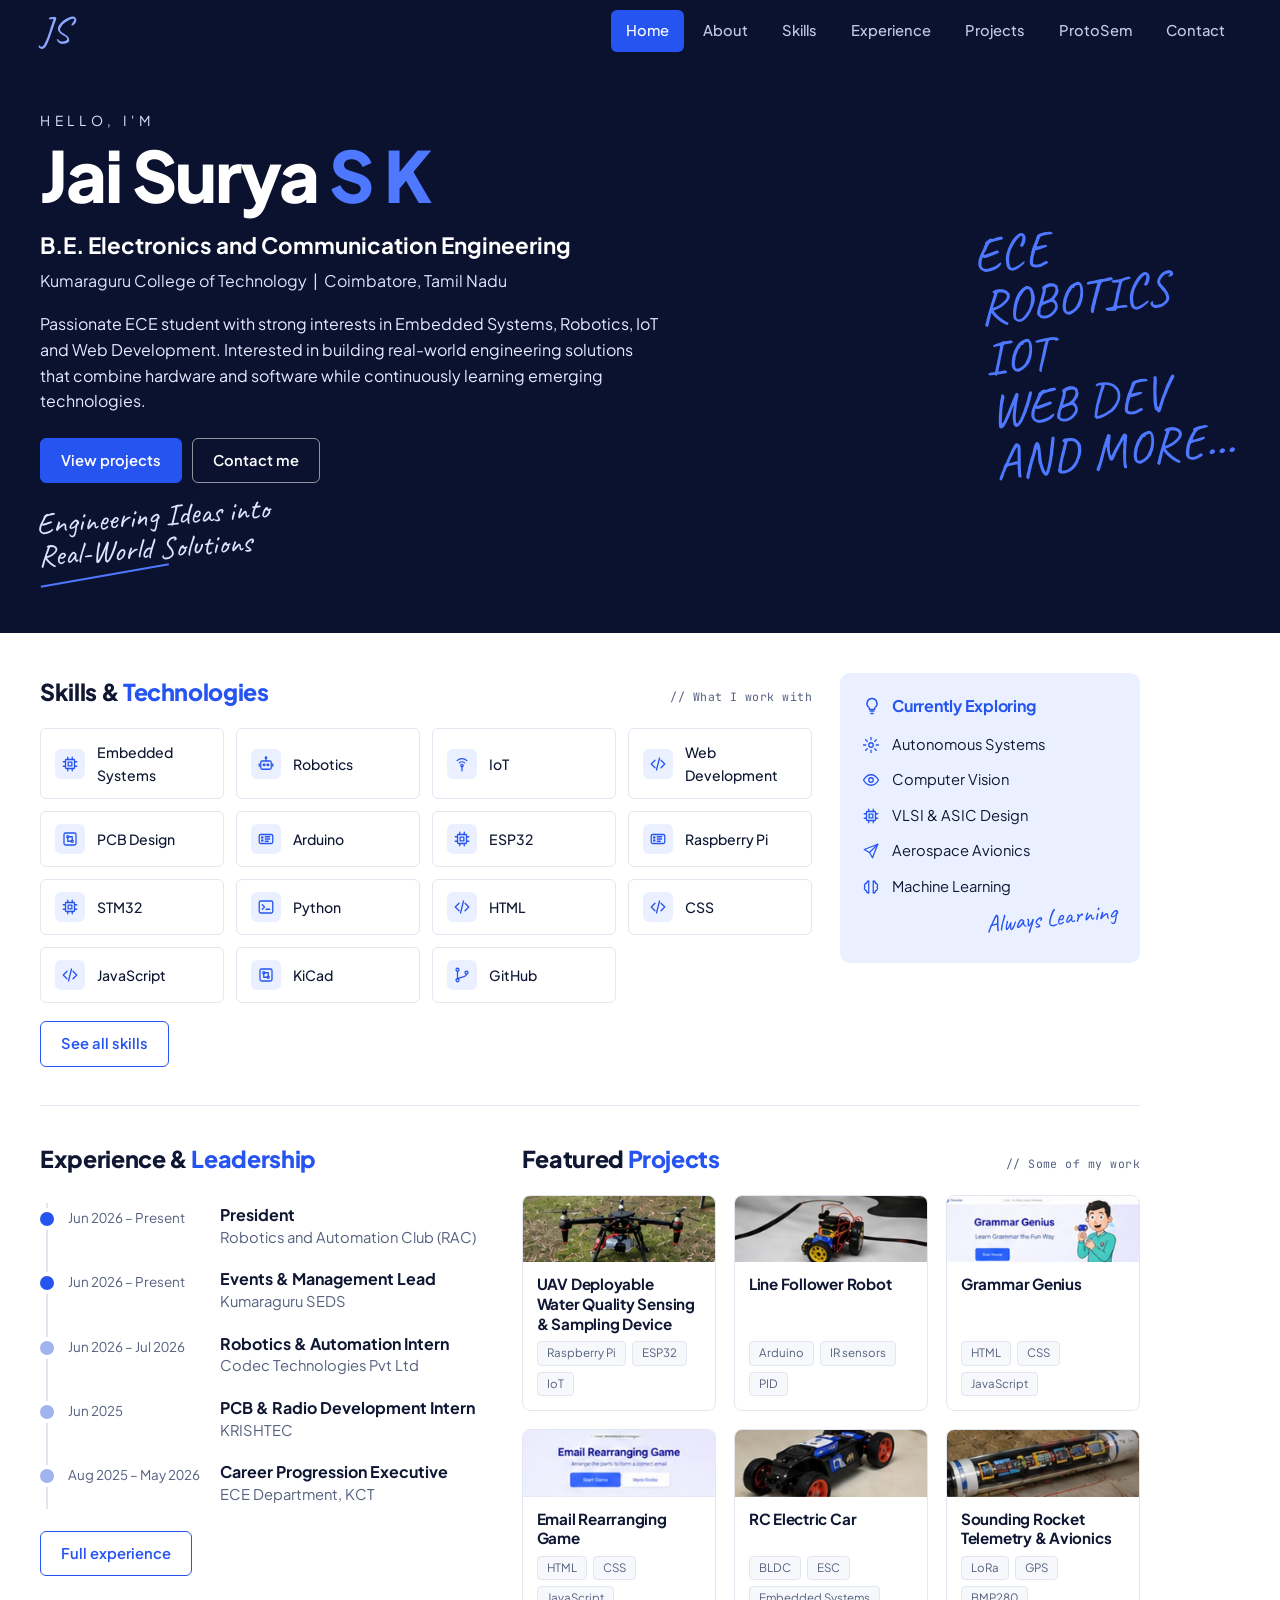
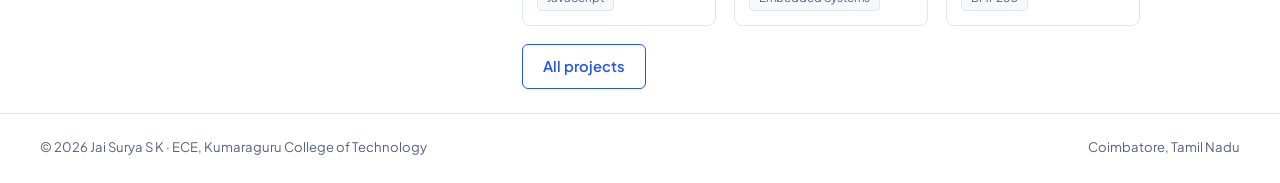
<file: index.html>
<!DOCTYPE html>
<html lang="en">
<head>
  <meta charset="utf-8">
  <meta name="viewport" content="width=device-width, initial-scale=1, viewport-fit=cover">
  <title>Jai Surya S K</title>
  <meta name="description" content="Portfolio of Jai Surya S K, ECE student in embedded systems, robotics, IoT and web development.">
  <link rel="preconnect" href="https://fonts.googleapis.com">
  <link rel="preconnect" href="https://fonts.gstatic.com" crossorigin>
  <link rel="stylesheet" href="https://fonts.googleapis.com/css2?family=Plus+Jakarta+Sans:wght@400;500;600;700;800&family=Caveat:wght@500;600&family=JetBrains+Mono:wght@400;500&display=swap">
  <link rel="stylesheet" href="style.css">
</head>
<body>
  <div class="main">
    <header class="topbar">
      <div class="in">
        <a class="mono-logo" href="index.html" aria-label="Jai Surya S K, home">JS</a>
        <button class="menu-btn" type="button" aria-expanded="false" aria-controls="site-nav">Menu</button>
        <nav aria-label="Main">
          <ul class="nav" id="site-nav">
          <li><a href="index.html" aria-current="page">Home</a></li>
          <li><a href="about.html">About</a></li>
          <li><a href="skills.html">Skills</a></li>
          <li><a href="experience.html">Experience</a></li>
          <li><a href="projects.html">Projects</a></li>
          <li><a href="protosem.html">ProtoSem</a></li>
          <li><a href="contact.html">Contact</a></li>
          </ul>
        </nav>
      </div>
    </header>
    <section class="hero">
      <div class="hand-r">ECE<br>ROBOTICS<br>IOT<br>WEB DEV<br>AND MORE...</div>
      <div class="hero-copy">
        <div class="hello">Hello, I'm</div>
        <h1>Jai Surya <span>S K</span></h1>
        <div class="deg">B.E. Electronics and Communication Engineering</div>
        <div class="where">Kumaraguru College of Technology &nbsp;|&nbsp; Coimbatore, Tamil Nadu</div>
        <p class="bio">Passionate ECE student with strong interests in Embedded Systems, Robotics, IoT and Web Development. Interested in building real-world engineering solutions that combine hardware and software while continuously learning emerging technologies.</p>
        <div class="hero-actions"><a class="btn" href="projects.html">View projects</a><a class="btn ghost" href="contact.html">Contact me</a></div>
        <div class="hand">Engineering Ideas into<br>Real-World Solutions</div>
      </div>
    </section>
    <main class="page">
      <div class="skills-wrap">
        <div>
          <div class="sec-head"><h2 class="sec-title">Skills &amp; <em>Technologies</em></h2><span class="sec-tag">// What I work with</span></div>
          <div class="skill-grid"><div class="skill"><span class="ic"><svg viewBox="0 0 24 24" aria-hidden="true"><rect x="6" y="6" width="12" height="12" rx="1"/><rect x="9.5" y="9.5" width="5" height="5"/><path d="M9 3v3M15 3v3M9 18v3M15 18v3M3 9h3M3 15h3M18 9h3M18 15h3"/></svg></span><span>Embedded Systems</span></div><div class="skill"><span class="ic"><svg viewBox="0 0 24 24" aria-hidden="true"><rect x="5" y="8" width="14" height="11" rx="2"/><path d="M12 8V4"/><circle cx="12" cy="3.5" r="1"/><circle cx="9.5" cy="13" r="1.2"/><circle cx="14.5" cy="13" r="1.2"/><path d="M3 12v3M21 12v3"/></svg></span><span>Robotics</span></div><div class="skill"><span class="ic"><svg viewBox="0 0 24 24" aria-hidden="true"><circle cx="12" cy="14" r="1.6"/><path d="M8.5 10.5a5 5 0 017 0"/><path d="M5.5 7.5a9 9 0 0113 0"/><path d="M12 15.6V21"/></svg></span><span>IoT</span></div><div class="skill"><span class="ic"><svg viewBox="0 0 24 24" aria-hidden="true"><path d="M8 7l-5 5 5 5"/><path d="M16 7l5 5-5 5"/><path d="M14 4l-4 16"/></svg></span><span>Web Development</span></div><div class="skill"><span class="ic"><svg viewBox="0 0 24 24" aria-hidden="true"><rect x="4" y="4" width="16" height="16" rx="2"/><circle cx="9" cy="9" r="1.4"/><circle cx="15" cy="15" r="1.4"/><path d="M10.4 9H15v4.6M9 10.4V15h4.6"/></svg></span><span>PCB Design</span></div><div class="skill"><span class="ic"><svg viewBox="0 0 24 24" aria-hidden="true"><rect x="3" y="6" width="18" height="12" rx="2"/><circle cx="7" cy="10" r=".9"/><circle cx="7" cy="14" r=".9"/><path d="M11 9h6M11 12h6M11 15h4"/></svg></span><span>Arduino</span></div><div class="skill"><span class="ic"><svg viewBox="0 0 24 24" aria-hidden="true"><rect x="6" y="6" width="12" height="12" rx="1"/><rect x="9.5" y="9.5" width="5" height="5"/><path d="M9 3v3M15 3v3M9 18v3M15 18v3M3 9h3M3 15h3M18 9h3M18 15h3"/></svg></span><span>ESP32</span></div><div class="skill"><span class="ic"><svg viewBox="0 0 24 24" aria-hidden="true"><rect x="3" y="6" width="18" height="12" rx="2"/><circle cx="7" cy="10" r=".9"/><circle cx="7" cy="14" r=".9"/><path d="M11 9h6M11 12h6M11 15h4"/></svg></span><span>Raspberry Pi</span></div><div class="skill"><span class="ic"><svg viewBox="0 0 24 24" aria-hidden="true"><rect x="6" y="6" width="12" height="12" rx="1"/><rect x="9.5" y="9.5" width="5" height="5"/><path d="M9 3v3M15 3v3M9 18v3M15 18v3M3 9h3M3 15h3M18 9h3M18 15h3"/></svg></span><span>STM32</span></div><div class="skill"><span class="ic"><svg viewBox="0 0 24 24" aria-hidden="true"><rect x="3" y="4" width="18" height="16" rx="2"/><path d="M7 9l3 3-3 3M12 15h5"/></svg></span><span>Python</span></div><div class="skill"><span class="ic"><svg viewBox="0 0 24 24" aria-hidden="true"><path d="M8 7l-5 5 5 5"/><path d="M16 7l5 5-5 5"/><path d="M14 4l-4 16"/></svg></span><span>HTML</span></div><div class="skill"><span class="ic"><svg viewBox="0 0 24 24" aria-hidden="true"><path d="M8 7l-5 5 5 5"/><path d="M16 7l5 5-5 5"/><path d="M14 4l-4 16"/></svg></span><span>CSS</span></div><div class="skill"><span class="ic"><svg viewBox="0 0 24 24" aria-hidden="true"><path d="M8 7l-5 5 5 5"/><path d="M16 7l5 5-5 5"/><path d="M14 4l-4 16"/></svg></span><span>JavaScript</span></div><div class="skill"><span class="ic"><svg viewBox="0 0 24 24" aria-hidden="true"><rect x="4" y="4" width="16" height="16" rx="2"/><circle cx="9" cy="9" r="1.4"/><circle cx="15" cy="15" r="1.4"/><path d="M10.4 9H15v4.6M9 10.4V15h4.6"/></svg></span><span>KiCad</span></div><div class="skill"><span class="ic"><svg viewBox="0 0 24 24" aria-hidden="true"><circle cx="6" cy="5" r="2"/><circle cx="6" cy="19" r="2"/><circle cx="18" cy="9" r="2"/><path d="M6 7v10M18 11c0 4-6 3-12 6"/></svg></span><span>GitHub</span></div></div>
          <a class="btn line" style="margin-top:18px" href="skills.html">See all skills</a>
        </div>
        <aside class="explore"><h3><svg width="20" height="20" style="stroke:currentColor;fill:none;stroke-width:1.7" viewBox="0 0 24 24" aria-hidden="true"><path d="M9 18h6M10 21h4"/><path d="M12 3a6 6 0 00-4 10.5c.7.7 1 1.5 1 2.5h6c0-1 .3-1.8 1-2.5A6 6 0 0012 3z"/></svg> Currently Exploring</h3><ul><li><svg viewBox="0 0 24 24" aria-hidden="true"><circle cx="12" cy="12" r="3"/><path d="M12 2v3M12 19v3M2 12h3M19 12h3M4.9 4.9l2.1 2.1M17 17l2.1 2.1M4.9 19.1L7 17M17 7l2.1-2.1"/></svg>Autonomous Systems</li><li><svg viewBox="0 0 24 24" aria-hidden="true"><path d="M2 12s4-7 10-7 10 7 10 7-4 7-10 7S2 12 2 12z"/><circle cx="12" cy="12" r="3"/></svg>Computer Vision</li><li><svg viewBox="0 0 24 24" aria-hidden="true"><rect x="6" y="6" width="12" height="12" rx="1"/><rect x="9.5" y="9.5" width="5" height="5"/><path d="M9 3v3M15 3v3M9 18v3M15 18v3M3 9h3M3 15h3M18 9h3M18 15h3"/></svg>VLSI &amp; ASIC Design</li><li><svg viewBox="0 0 24 24" aria-hidden="true"><path d="M21 3L10 14"/><path d="M21 3l-7 18-4-7-7-4 18-7z"/></svg>Aerospace Avionics</li><li><svg viewBox="0 0 24 24" aria-hidden="true"><path d="M9 4a3 3 0 00-3 3 3 3 0 00-2 5 3 3 0 002 5 3 3 0 003 3V4z"/><path d="M15 4a3 3 0 013 3 3 3 0 012 5 3 3 0 01-2 5 3 3 0 01-3 3V4z"/></svg>Machine Learning</li></ul><div class="hand">Always Learning</div></aside>
      </div>
      <div class="home-grid">
        <div>
          <div class="sec-head"><h2 class="sec-title">Experience &amp; <em>Leadership</em></h2></div>
          <ul class="timeline"><li class="tl"><div class="when">Jun 2026 – Present</div><div><div class="role">President</div><div class="org">Robotics and Automation Club (RAC)</div></div></li><li class="tl"><div class="when">Jun 2026 – Present</div><div><div class="role">Events &amp; Management Lead</div><div class="org">Kumaraguru SEDS</div></div></li><li class="tl past"><div class="when">Jun 2026 – Jul 2026</div><div><div class="role">Robotics &amp; Automation Intern</div><div class="org">Codec Technologies Pvt Ltd</div></div></li><li class="tl past"><div class="when">Jun 2025</div><div><div class="role">PCB &amp; Radio Development Intern</div><div class="org">KRISHTEC</div></div></li><li class="tl past"><div class="when">Aug 2025 – May 2026</div><div><div class="role">Career Progression Executive</div><div class="org">ECE Department, KCT</div></div></li></ul>
          <a class="btn line" style="margin-top:14px" href="experience.html">Full experience</a>
        </div>
        <div>
          <div class="sec-head"><h2 class="sec-title">Featured <em>Projects</em></h2><span class="sec-tag">// Some of my work</span></div>
          <div class="proj-grid"><a class="card" href="projects.html#uav"><img src="images/uav.jpg" alt="UAV Deployable Water Quality Sensing and Sampling Device"><div class="body"><h3>UAV Deployable Water Quality Sensing &amp; Sampling Device</h3><ul class="chips"><li>Raspberry Pi</li><li>ESP32</li><li>IoT</li></ul></div></a><a class="card" href="projects.html#linefollower"><img src="images/linefollower.jpg" alt="Line Follower Robot"><div class="body"><h3>Line Follower Robot</h3><ul class="chips"><li>Arduino</li><li>IR sensors</li><li>PID</li></ul></div></a><a class="card" href="projects.html#grammar"><img src="images/grammar.jpg" alt="Grammar Genius"><div class="body"><h3>Grammar Genius</h3><ul class="chips"><li>HTML</li><li>CSS</li><li>JavaScript</li></ul></div></a><a class="card" href="projects.html#emailgame"><img src="images/emailgame.jpg" alt="Email Rearranging Game"><div class="body"><h3>Email Rearranging Game</h3><ul class="chips"><li>HTML</li><li>CSS</li><li>JavaScript</li></ul></div></a><a class="card" href="projects.html#rccar"><img src="images/rccar.jpg" alt="RC Electric Car"><div class="body"><h3>RC Electric Car</h3><ul class="chips"><li>BLDC</li><li>ESC</li><li>Embedded Systems</li></ul></div></a><a class="card" href="projects.html#rocket"><img src="images/rocket.jpg" alt="Sounding Rocket Telemetry and Avionics"><div class="body"><h3>Sounding Rocket Telemetry &amp; Avionics</h3><ul class="chips"><li>LoRa</li><li>GPS</li><li>BMP280</li></ul></div></a></div>
          <a class="btn line" style="margin-top:18px" href="projects.html">All projects</a>
        </div>
      </div>
    </main>
    <footer class="foot">
      <span>&copy; <span data-year>2026</span> Jai Surya S K · ECE, Kumaraguru College of Technology</span>
      <span>Coimbatore, Tamil Nadu</span>
    </footer>
  </div>
  <script src="script.js"></script>
</body>
</html>
</file>
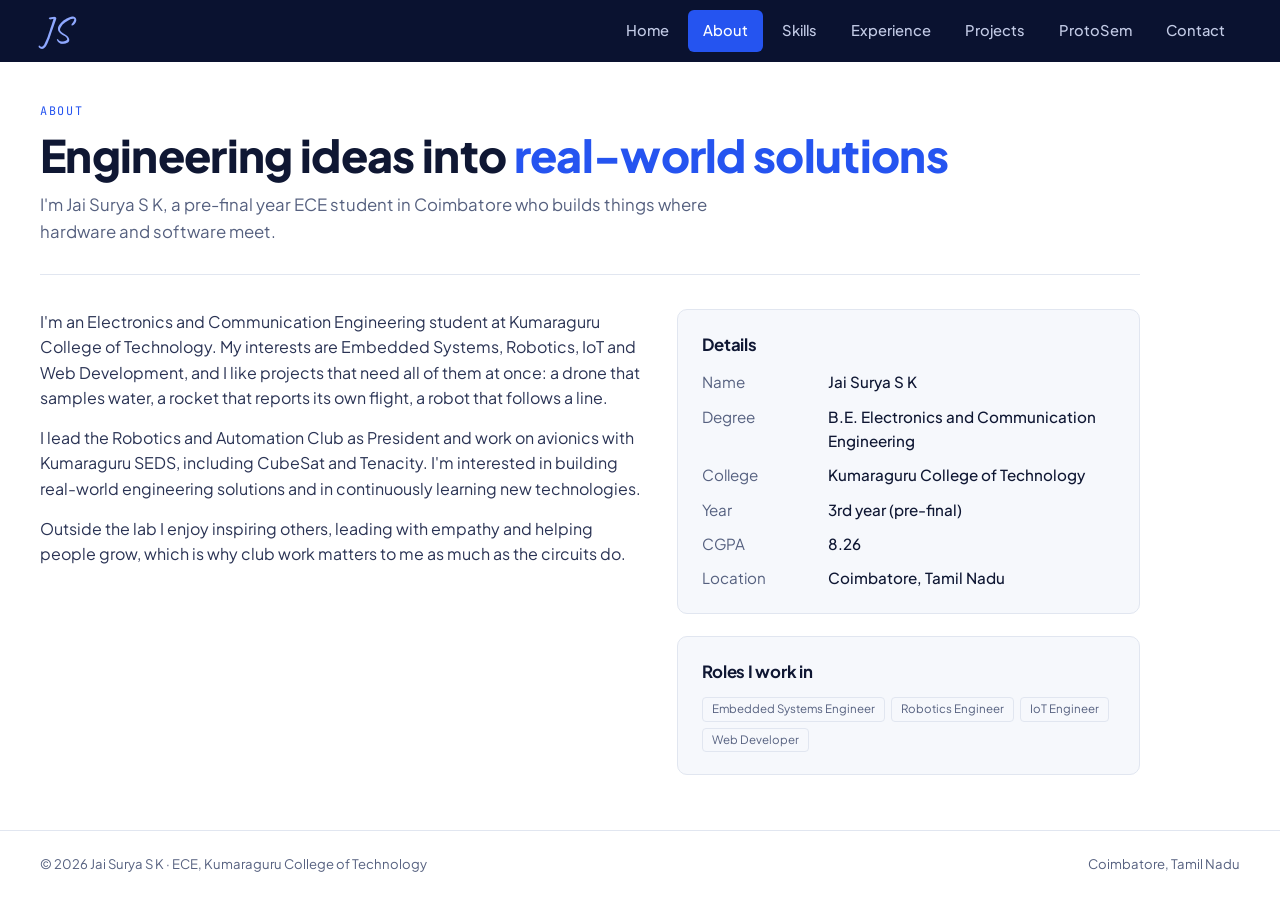
<file: about.html>
<!DOCTYPE html>
<html lang="en">
<head>
  <meta charset="utf-8">
  <meta name="viewport" content="width=device-width, initial-scale=1, viewport-fit=cover">
  <title>About · Jai Surya S K</title>
  <meta name="description" content="About Jai Surya S K.">
  <link rel="preconnect" href="https://fonts.googleapis.com">
  <link rel="preconnect" href="https://fonts.gstatic.com" crossorigin>
  <link rel="stylesheet" href="https://fonts.googleapis.com/css2?family=Plus+Jakarta+Sans:wght@400;500;600;700;800&family=Caveat:wght@500;600&family=JetBrains+Mono:wght@400;500&display=swap">
  <link rel="stylesheet" href="style.css">
</head>
<body>
  <div class="main">
    <header class="topbar">
      <div class="in">
        <a class="mono-logo" href="index.html" aria-label="Jai Surya S K, home">JS</a>
        <button class="menu-btn" type="button" aria-expanded="false" aria-controls="site-nav">Menu</button>
        <nav aria-label="Main">
          <ul class="nav" id="site-nav">
          <li><a href="index.html">Home</a></li>
          <li><a href="about.html" aria-current="page">About</a></li>
          <li><a href="skills.html">Skills</a></li>
          <li><a href="experience.html">Experience</a></li>
          <li><a href="projects.html">Projects</a></li>
          <li><a href="protosem.html">ProtoSem</a></li>
          <li><a href="contact.html">Contact</a></li>
          </ul>
        </nav>
      </div>
    </header>
    <main class="page">
      <div class="page-top"><div class="eyebrow">About</div><h1 class="page-title">Engineering ideas into <em>real-world solutions</em></h1>
      <p class="page-lede">I'm Jai Surya S K, a pre-final year ECE student in Coimbatore who builds things where hardware and software meet.</p></div>
      <div class="two">
        <div class="prose">
          <p>I'm an Electronics and Communication Engineering student at Kumaraguru College of Technology. My interests are Embedded Systems, Robotics, IoT and Web Development, and I like projects that need all of them at once: a drone that samples water, a rocket that reports its own flight, a robot that follows a line.</p>
          <p>I lead the Robotics and Automation Club as President and work on avionics with Kumaraguru SEDS, including CubeSat and Tenacity. I'm interested in building real-world engineering solutions and in continuously learning new technologies.</p>
          <p>Outside the lab I enjoy inspiring others, leading with empathy and helping people grow, which is why club work matters to me as much as the circuits do.</p>
        </div>
        <div class="stack">
          <div class="panel"><h3>Details</h3>
            <dl class="dl"><dt>Name</dt><dd>Jai Surya S K</dd><dt>Degree</dt><dd>B.E. Electronics and Communication Engineering</dd><dt>College</dt><dd>Kumaraguru College of Technology</dd><dt>Year</dt><dd>3rd year (pre-final)</dd><dt>CGPA</dt><dd>8.26</dd><dt>Location</dt><dd>Coimbatore, Tamil Nadu</dd></dl>
          </div>
          <div class="panel"><h3>Roles I work in</h3>
            <ul class="chips" style="margin-top:0"><li>Embedded Systems Engineer</li><li>Robotics Engineer</li><li>IoT Engineer</li><li>Web Developer</li></ul>
          </div>
        </div>
      </div>
    </main>
    <footer class="foot">
      <span>&copy; <span data-year>2026</span> Jai Surya S K · ECE, Kumaraguru College of Technology</span>
      <span>Coimbatore, Tamil Nadu</span>
    </footer>
  </div>
  <script src="script.js"></script>
</body>
</html>
</file>
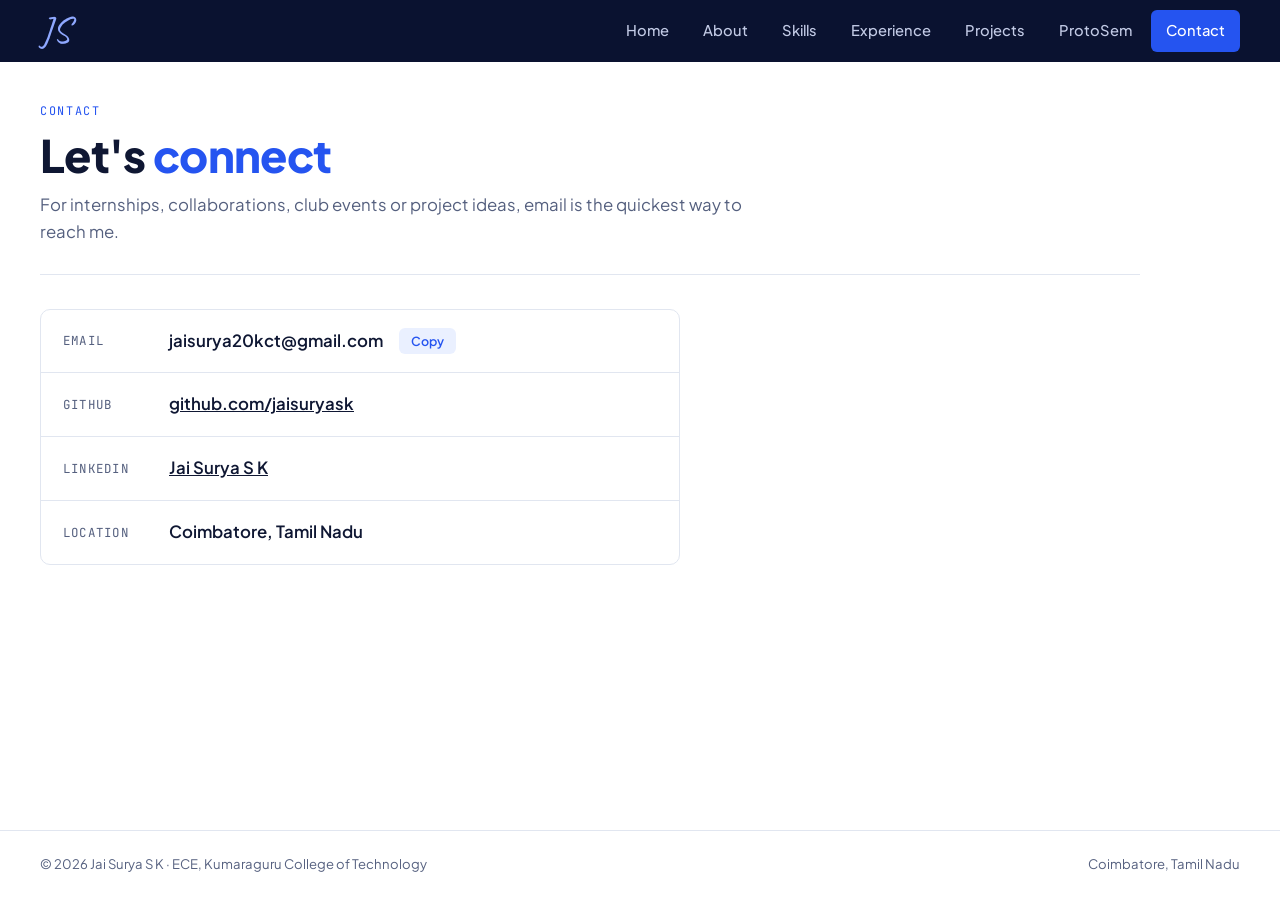
<file: contact.html>
<!DOCTYPE html>
<html lang="en">
<head>
  <meta charset="utf-8">
  <meta name="viewport" content="width=device-width, initial-scale=1, viewport-fit=cover">
  <title>Contact · Jai Surya S K</title>
  <meta name="description" content="Contact Jai Surya S K.">
  <link rel="preconnect" href="https://fonts.googleapis.com">
  <link rel="preconnect" href="https://fonts.gstatic.com" crossorigin>
  <link rel="stylesheet" href="https://fonts.googleapis.com/css2?family=Plus+Jakarta+Sans:wght@400;500;600;700;800&family=Caveat:wght@500;600&family=JetBrains+Mono:wght@400;500&display=swap">
  <link rel="stylesheet" href="style.css">
</head>
<body>
  <div class="main">
    <header class="topbar">
      <div class="in">
        <a class="mono-logo" href="index.html" aria-label="Jai Surya S K, home">JS</a>
        <button class="menu-btn" type="button" aria-expanded="false" aria-controls="site-nav">Menu</button>
        <nav aria-label="Main">
          <ul class="nav" id="site-nav">
          <li><a href="index.html">Home</a></li>
          <li><a href="about.html">About</a></li>
          <li><a href="skills.html">Skills</a></li>
          <li><a href="experience.html">Experience</a></li>
          <li><a href="projects.html">Projects</a></li>
          <li><a href="protosem.html">ProtoSem</a></li>
          <li><a href="contact.html" aria-current="page">Contact</a></li>
          </ul>
        </nav>
      </div>
    </header>
    <main class="page">
      <div class="page-top"><div class="eyebrow">Contact</div><h1 class="page-title">Let's <em>connect</em></h1>
      <p class="page-lede">For internships, collaborations, club events or project ideas, email is the quickest way to reach me.</p></div>
      <div class="contact-list">
        <div class="crow"><span class="k">Email</span><span class="v" id="email">jaisurya20kct@gmail.com</span><button class="copy" type="button" data-copy="#email">Copy</button></div>
        <div class="crow"><span class="k">GitHub</span><a class="v" href="https://github.com/jaisuryask" target="_blank" rel="noopener">github.com/jaisuryask</a></div>
        <div class="crow"><span class="k">LinkedIn</span><a class="v" href="https://www.linkedin.com/search/results/people/?keywords=Jai%20Surya%20S%20K" target="_blank" rel="noopener">Jai Surya S K</a></div>
        <div class="crow"><span class="k">Location</span><span class="v">Coimbatore, Tamil Nadu</span></div>
      </div>
    </main>
    <footer class="foot">
      <span>&copy; <span data-year>2026</span> Jai Surya S K · ECE, Kumaraguru College of Technology</span>
      <span>Coimbatore, Tamil Nadu</span>
    </footer>
  </div>
  <script src="script.js"></script>
</body>
</html>
</file>
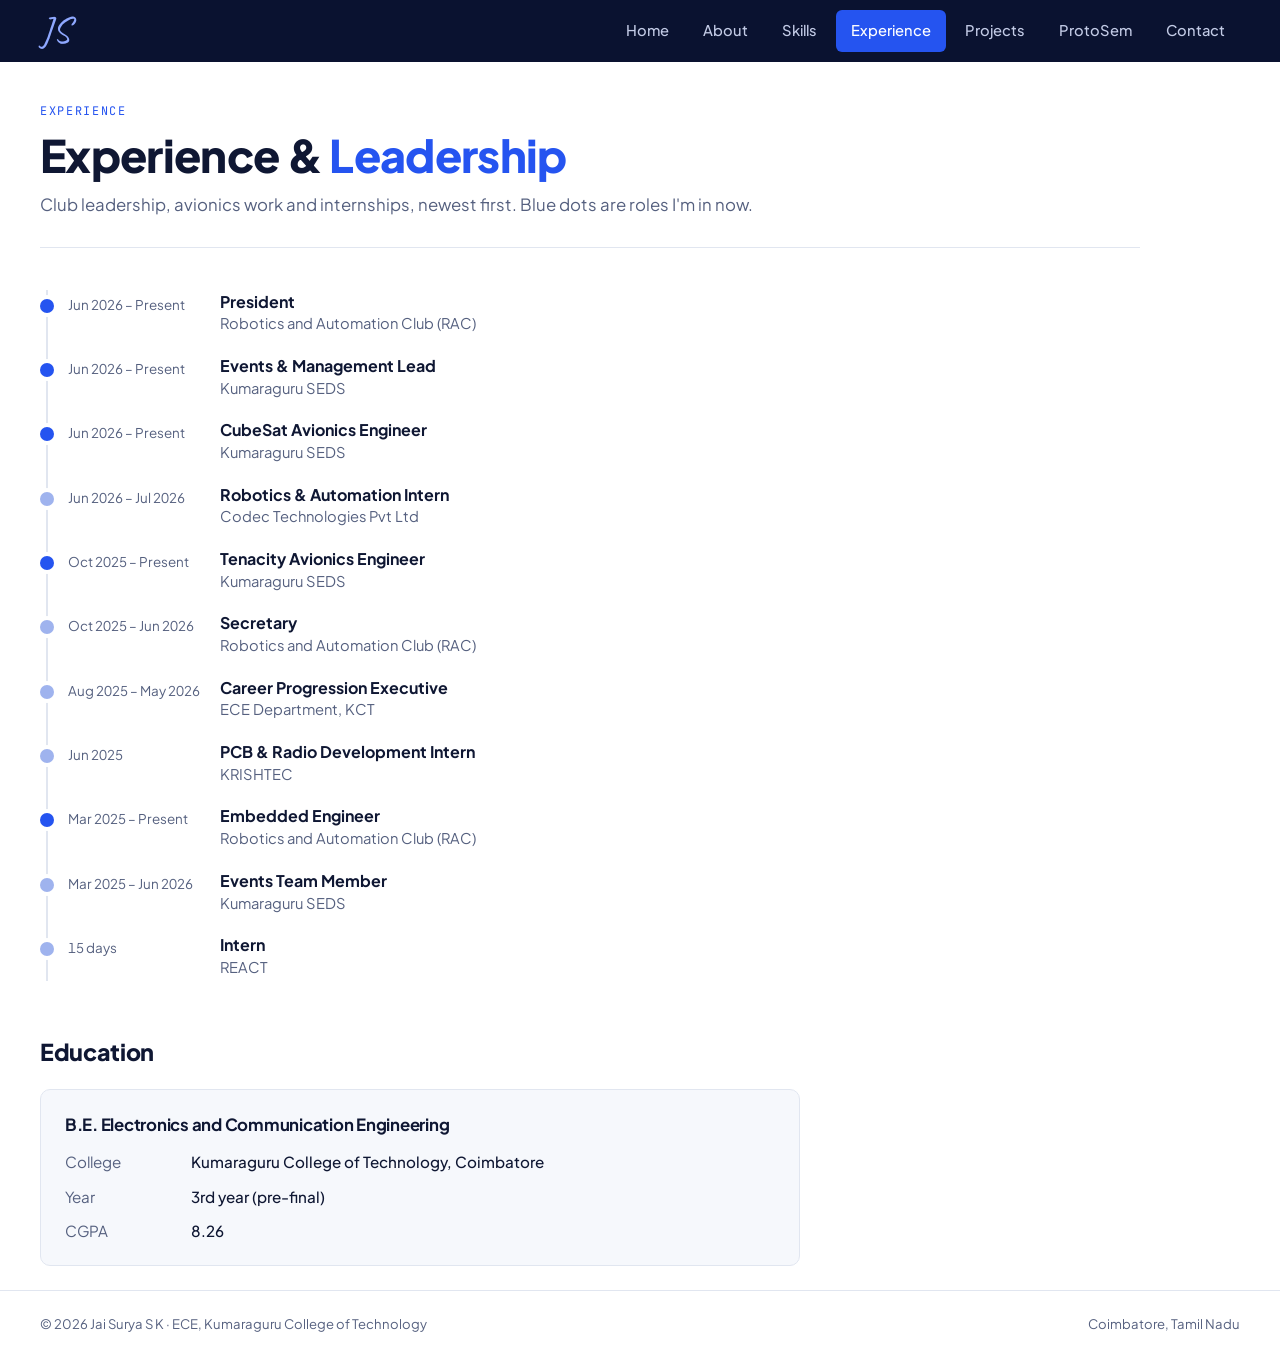
<file: experience.html>
<!DOCTYPE html>
<html lang="en">
<head>
  <meta charset="utf-8">
  <meta name="viewport" content="width=device-width, initial-scale=1, viewport-fit=cover">
  <title>Experience · Jai Surya S K</title>
  <meta name="description" content="Experience and leadership of Jai Surya S K.">
  <link rel="preconnect" href="https://fonts.googleapis.com">
  <link rel="preconnect" href="https://fonts.gstatic.com" crossorigin>
  <link rel="stylesheet" href="https://fonts.googleapis.com/css2?family=Plus+Jakarta+Sans:wght@400;500;600;700;800&family=Caveat:wght@500;600&family=JetBrains+Mono:wght@400;500&display=swap">
  <link rel="stylesheet" href="style.css">
</head>
<body>
  <div class="main">
    <header class="topbar">
      <div class="in">
        <a class="mono-logo" href="index.html" aria-label="Jai Surya S K, home">JS</a>
        <button class="menu-btn" type="button" aria-expanded="false" aria-controls="site-nav">Menu</button>
        <nav aria-label="Main">
          <ul class="nav" id="site-nav">
          <li><a href="index.html">Home</a></li>
          <li><a href="about.html">About</a></li>
          <li><a href="skills.html">Skills</a></li>
          <li><a href="experience.html" aria-current="page">Experience</a></li>
          <li><a href="projects.html">Projects</a></li>
          <li><a href="protosem.html">ProtoSem</a></li>
          <li><a href="contact.html">Contact</a></li>
          </ul>
        </nav>
      </div>
    </header>
    <main class="page">
      <div class="page-top"><div class="eyebrow">Experience</div><h1 class="page-title">Experience &amp; <em>Leadership</em></h1>
      <p class="page-lede">Club leadership, avionics work and internships, newest first. Blue dots are roles I'm in now.</p></div>
      <ul class="timeline" style="max-width:760px"><li class="tl"><div class="when">Jun 2026 – Present</div><div><div class="role">President</div><div class="org">Robotics and Automation Club (RAC)</div></div></li><li class="tl"><div class="when">Jun 2026 – Present</div><div><div class="role">Events &amp; Management Lead</div><div class="org">Kumaraguru SEDS</div></div></li><li class="tl"><div class="when">Jun 2026 – Present</div><div><div class="role">CubeSat Avionics Engineer</div><div class="org">Kumaraguru SEDS</div></div></li><li class="tl past"><div class="when">Jun 2026 – Jul 2026</div><div><div class="role">Robotics &amp; Automation Intern</div><div class="org">Codec Technologies Pvt Ltd</div></div></li><li class="tl"><div class="when">Oct 2025 – Present</div><div><div class="role">Tenacity Avionics Engineer</div><div class="org">Kumaraguru SEDS</div></div></li><li class="tl past"><div class="when">Oct 2025 – Jun 2026</div><div><div class="role">Secretary</div><div class="org">Robotics and Automation Club (RAC)</div></div></li><li class="tl past"><div class="when">Aug 2025 – May 2026</div><div><div class="role">Career Progression Executive</div><div class="org">ECE Department, KCT</div></div></li><li class="tl past"><div class="when">Jun 2025</div><div><div class="role">PCB &amp; Radio Development Intern</div><div class="org">KRISHTEC</div></div></li><li class="tl"><div class="when">Mar 2025 – Present</div><div><div class="role">Embedded Engineer</div><div class="org">Robotics and Automation Club (RAC)</div></div></li><li class="tl past"><div class="when">Mar 2025 – Jun 2026</div><div><div class="role">Events Team Member</div><div class="org">Kumaraguru SEDS</div></div></li><li class="tl past"><div class="when">15 days</div><div><div class="role">Intern</div><div class="org">REACT</div></div></li></ul>
      <div class="sec-head" style="margin-top:44px"><h2 class="sec-title">Education</h2></div>
      <div class="panel" style="max-width:760px"><h3>B.E. Electronics and Communication Engineering</h3>
        <dl class="dl"><dt>College</dt><dd>Kumaraguru College of Technology, Coimbatore</dd><dt>Year</dt><dd>3rd year (pre-final)</dd><dt>CGPA</dt><dd>8.26</dd></dl></div>
    </main>
    <footer class="foot">
      <span>&copy; <span data-year>2026</span> Jai Surya S K · ECE, Kumaraguru College of Technology</span>
      <span>Coimbatore, Tamil Nadu</span>
    </footer>
  </div>
  <script src="script.js"></script>
</body>
</html>
</file>
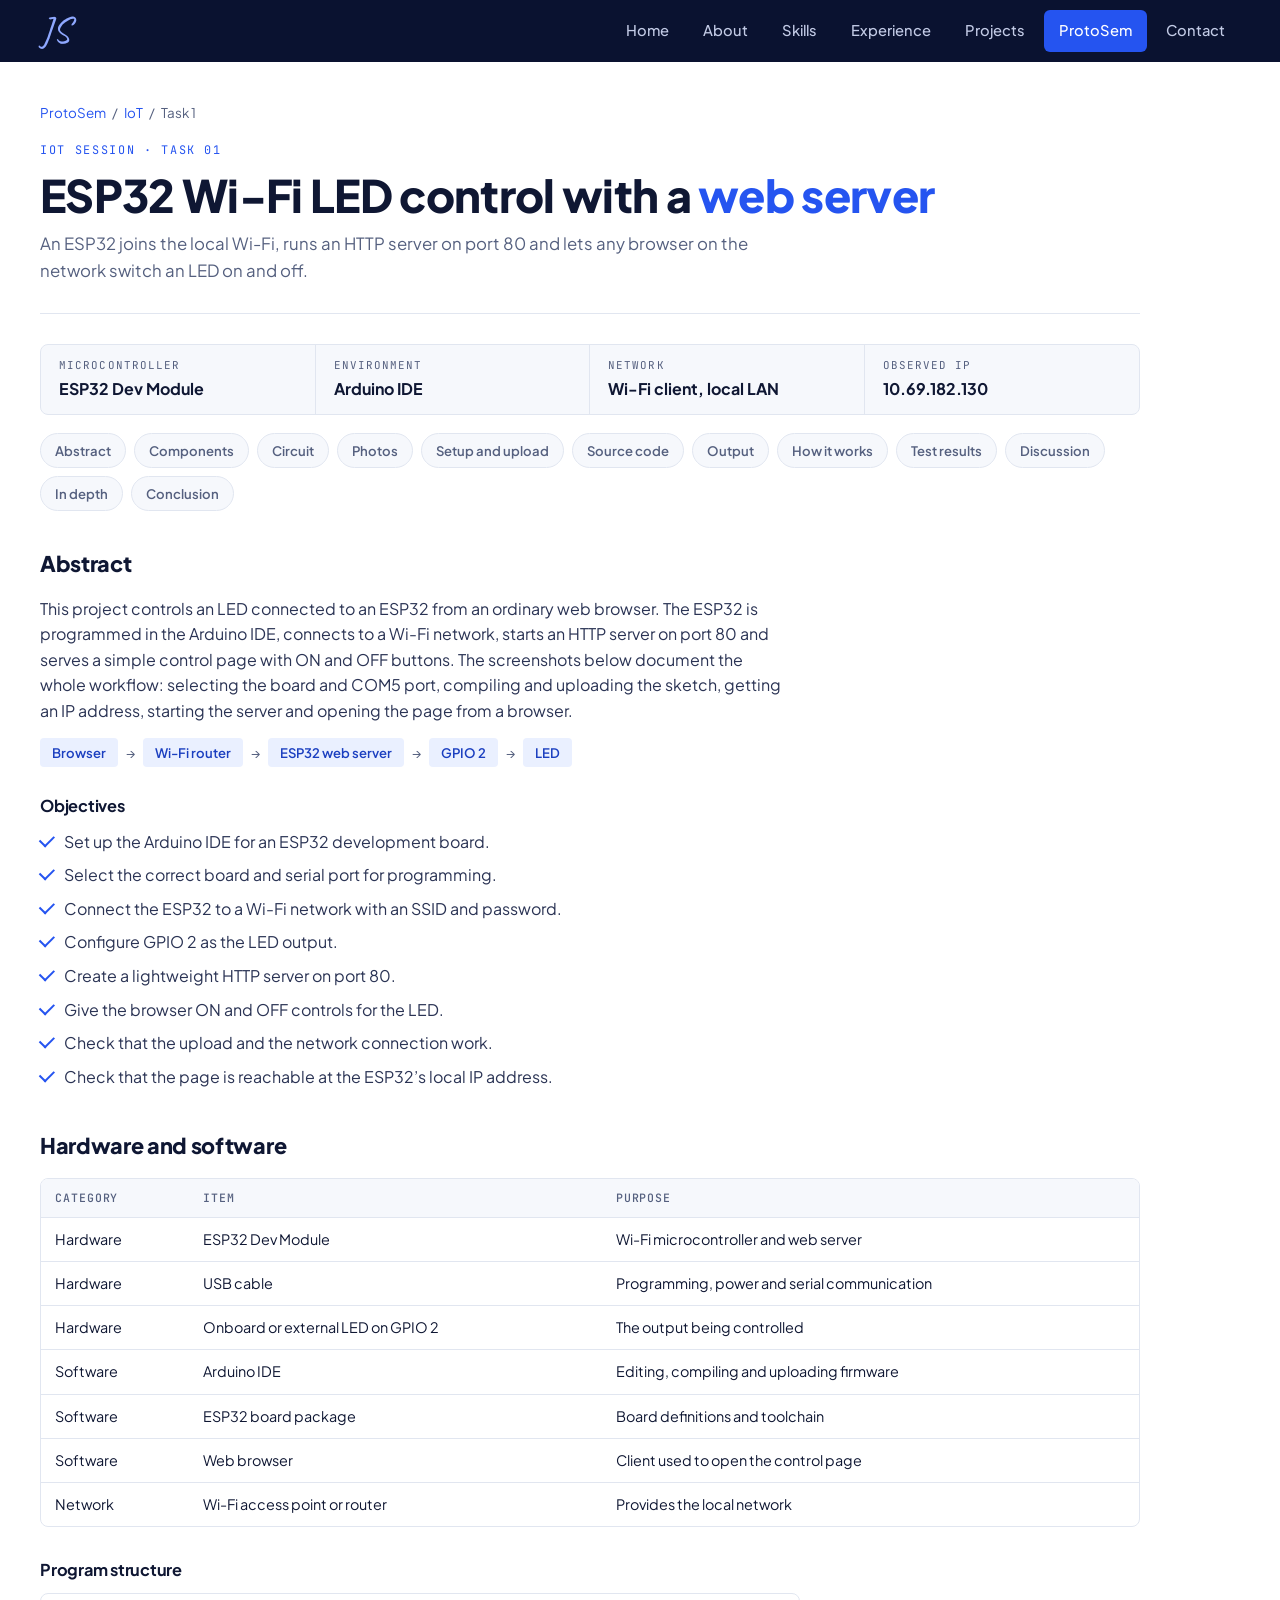
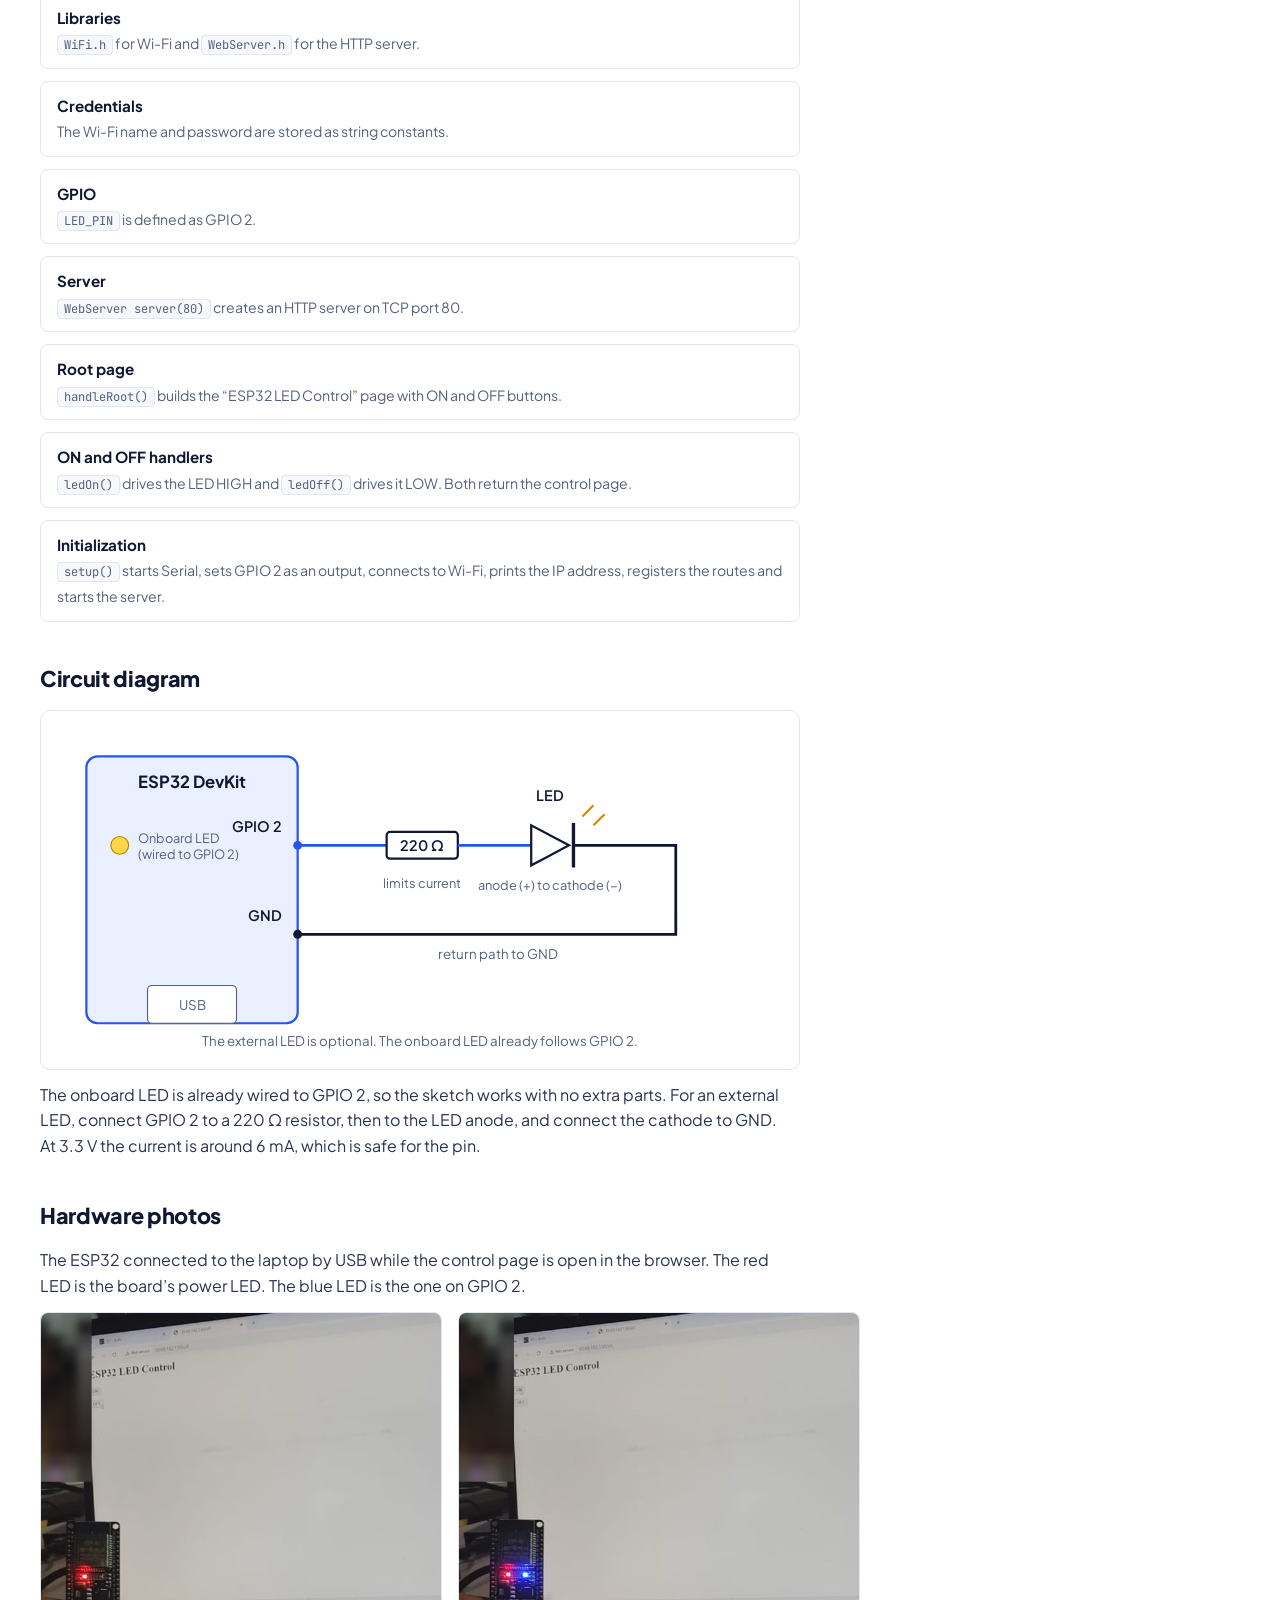
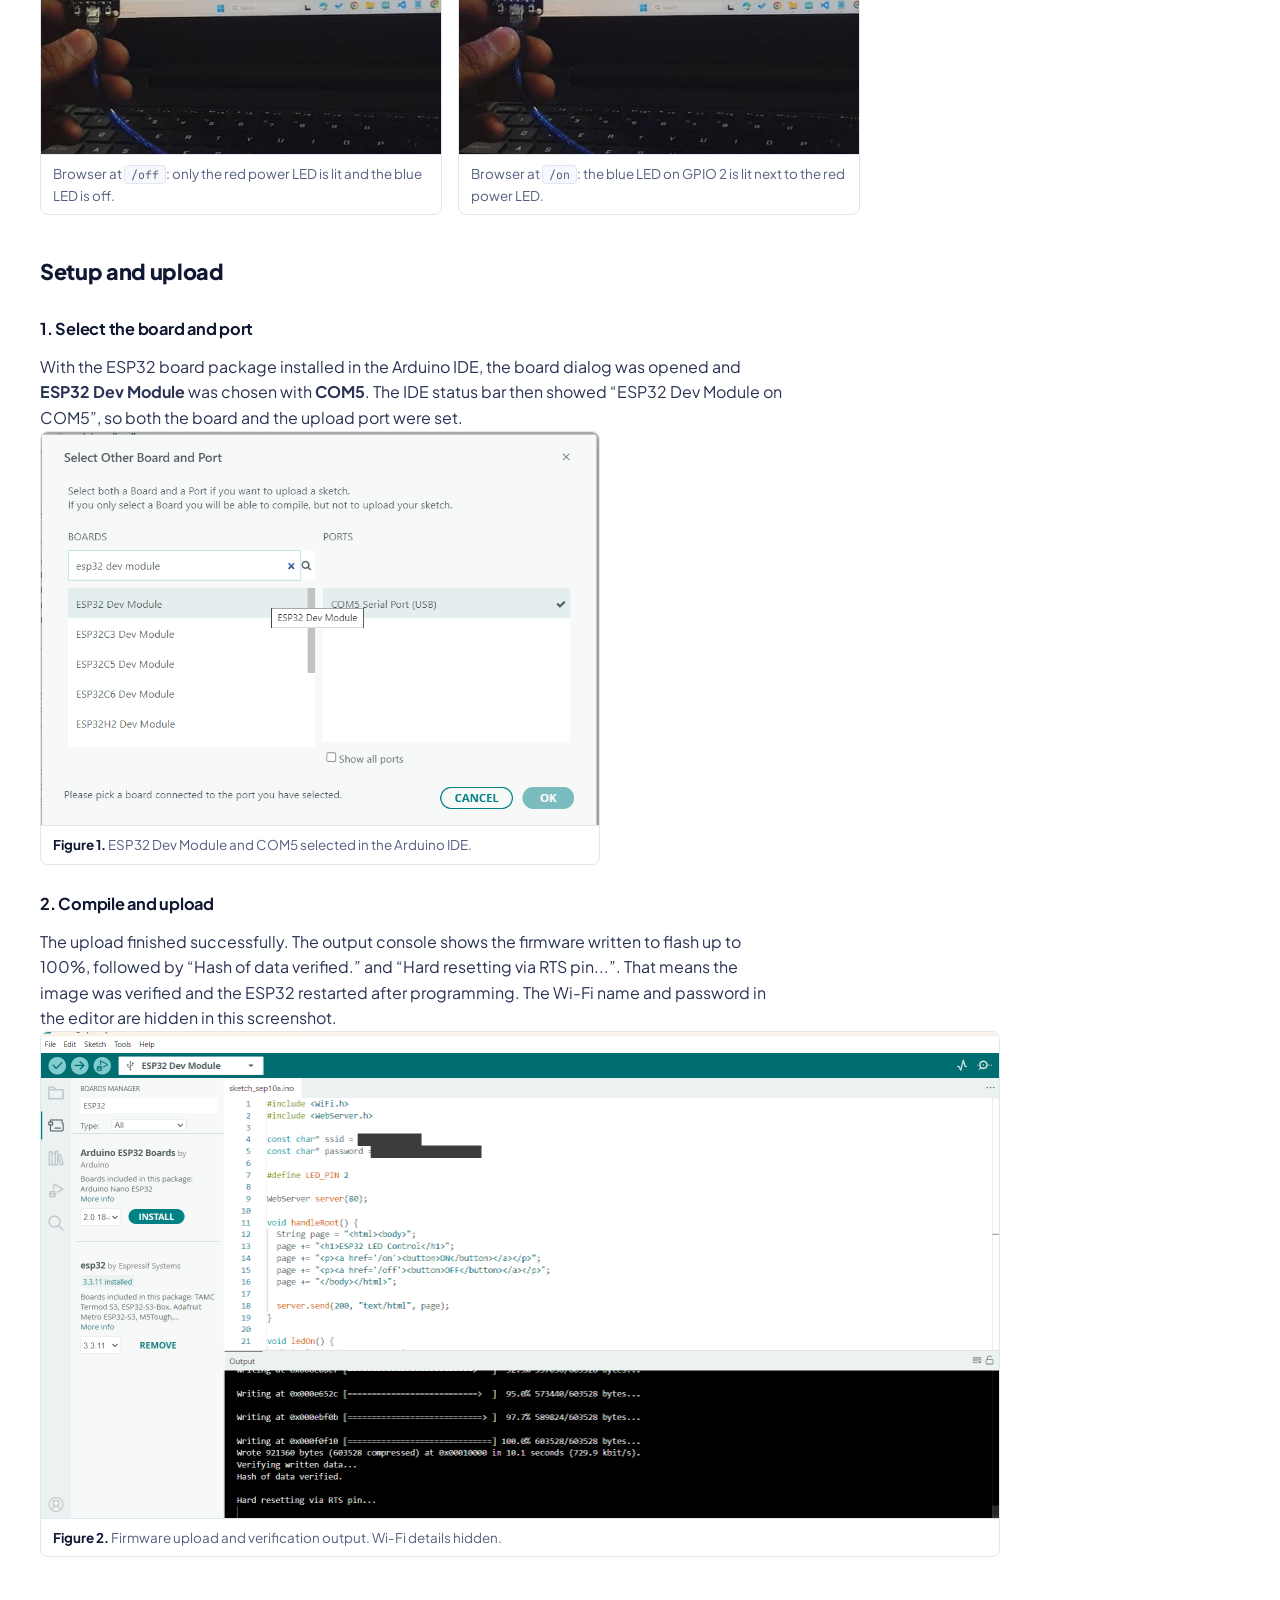
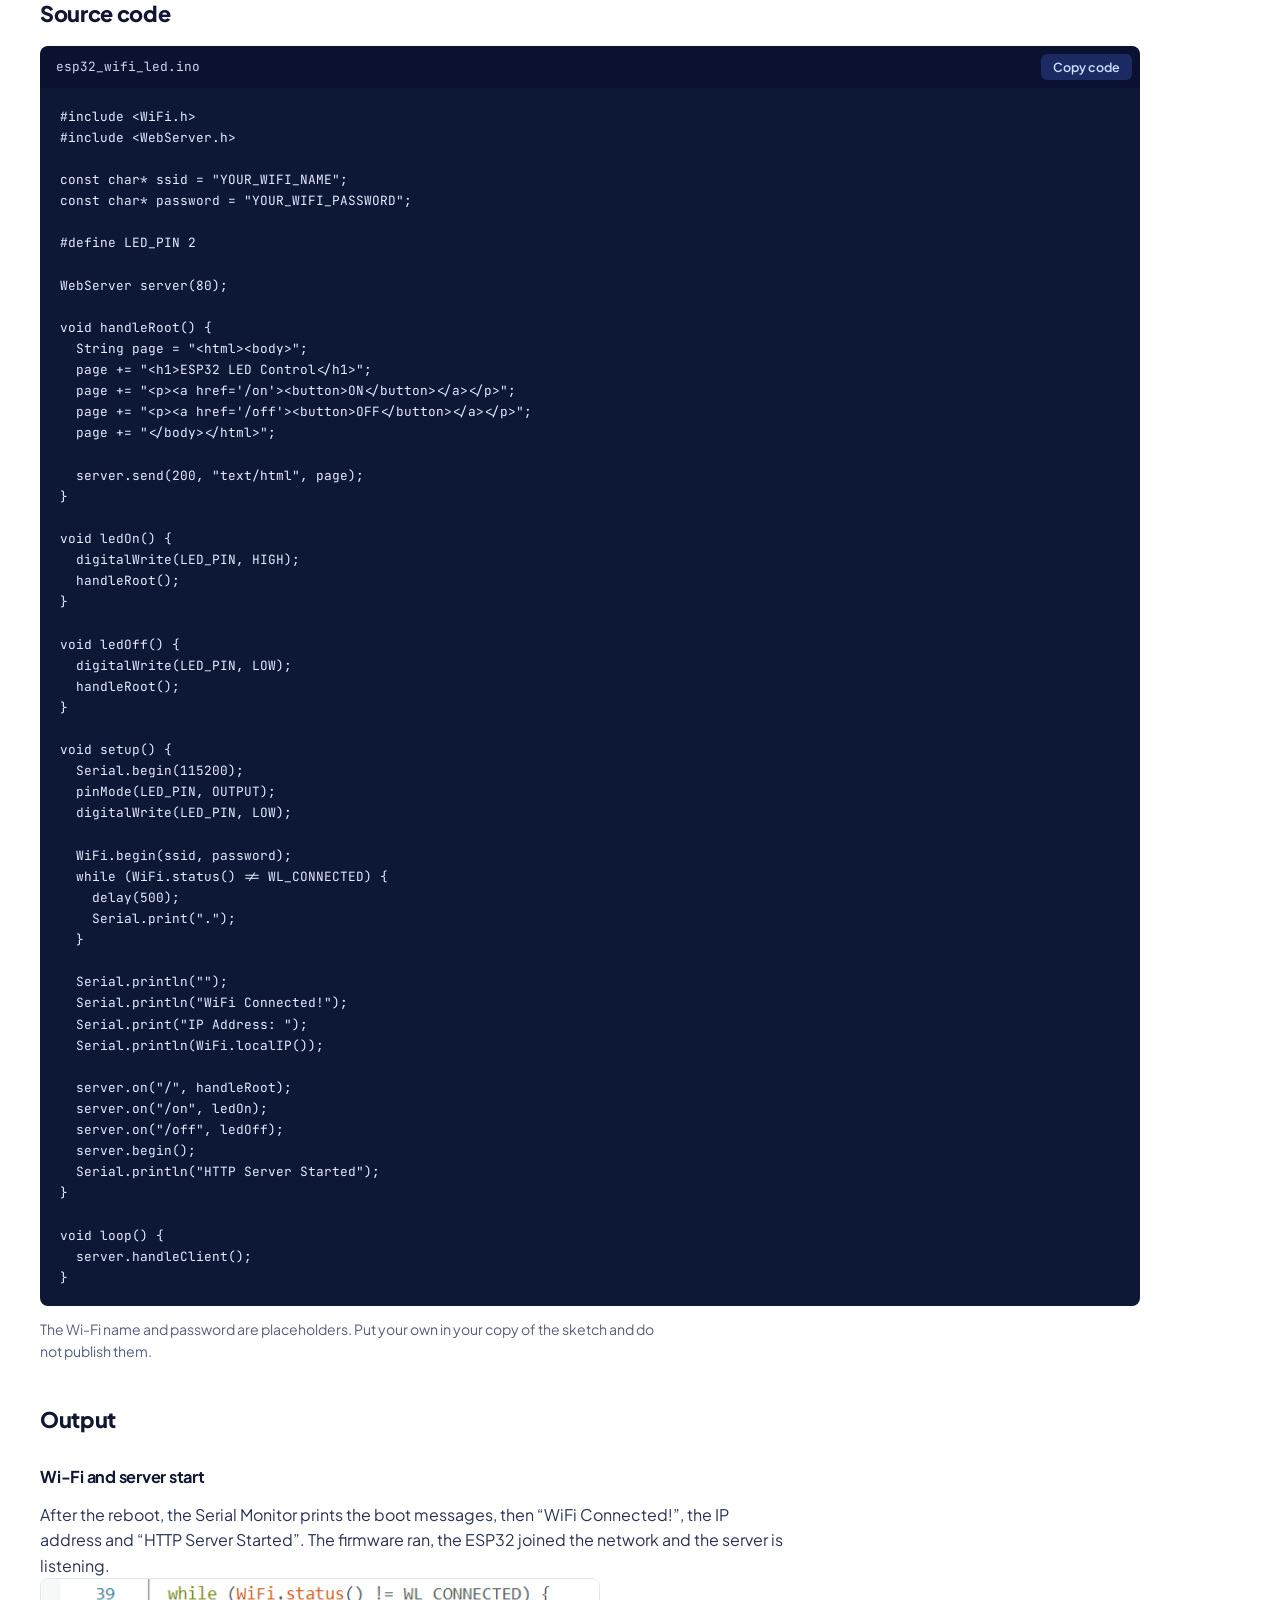
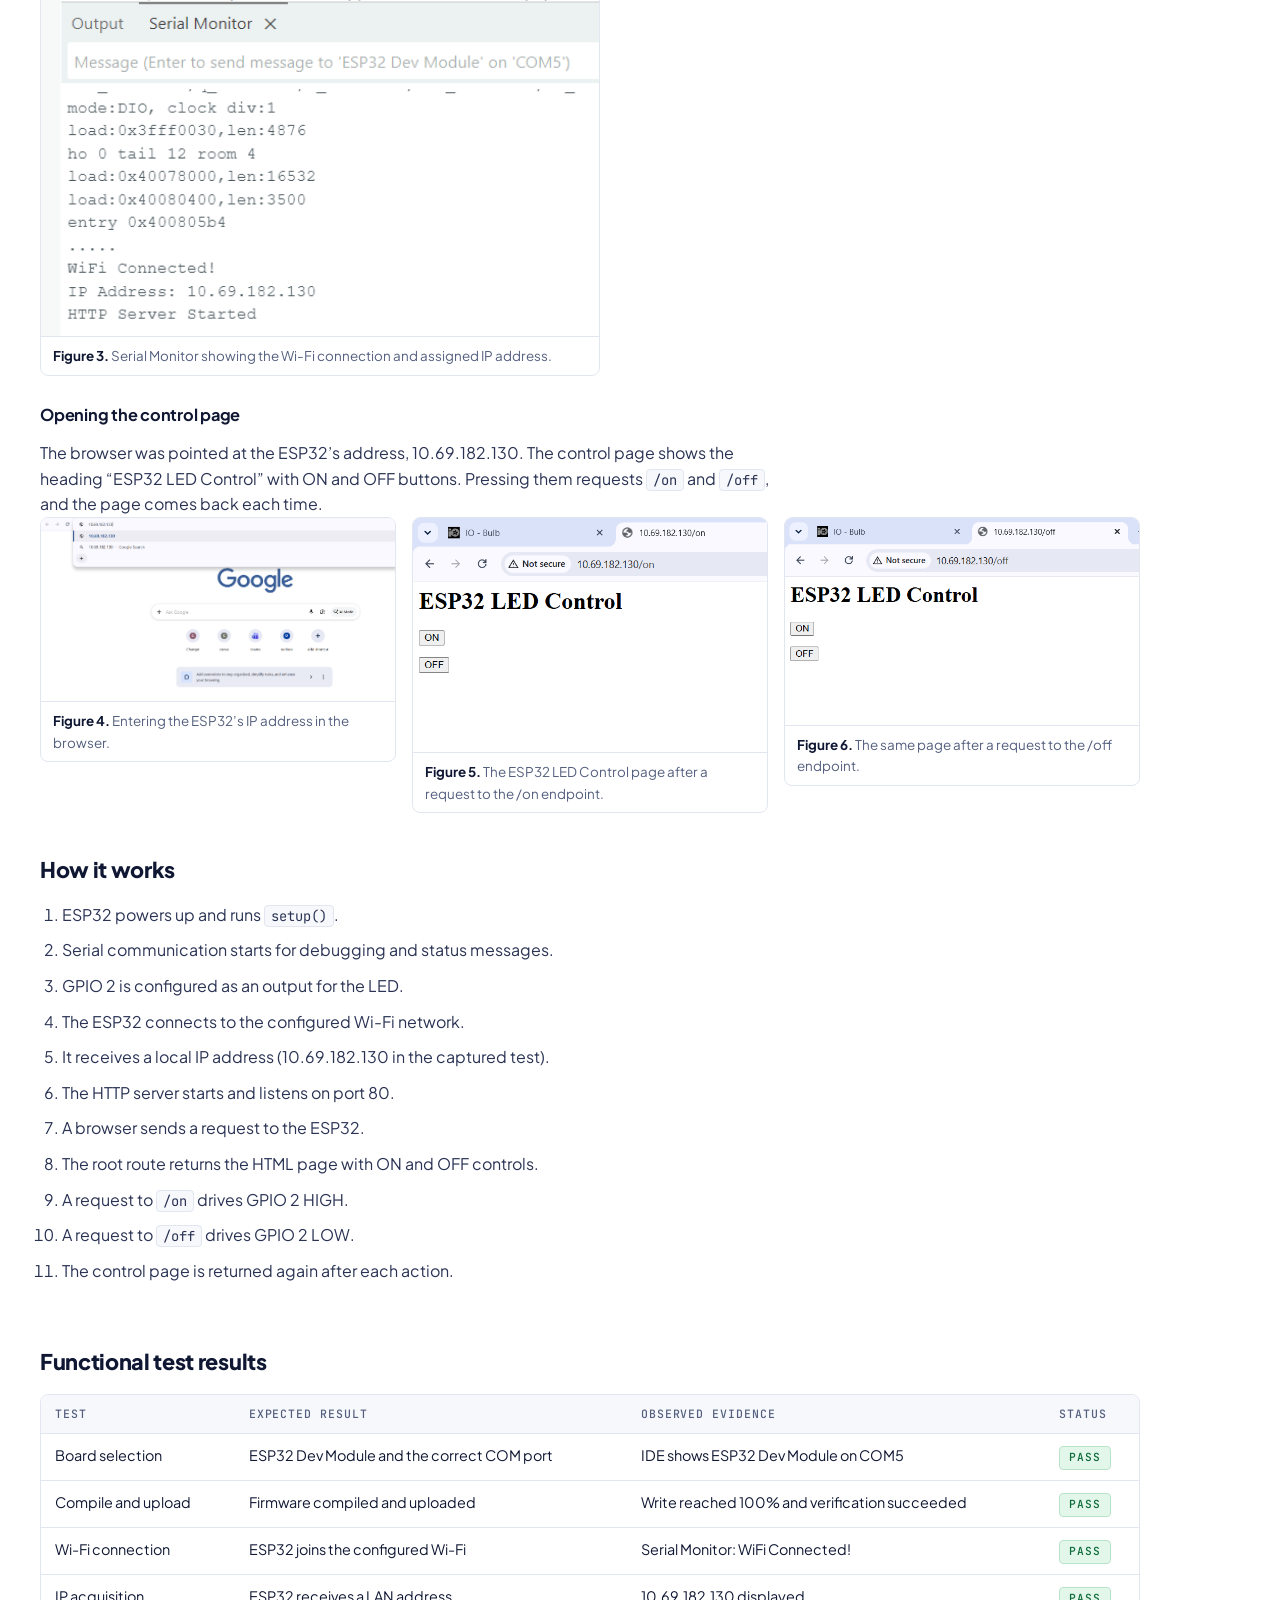
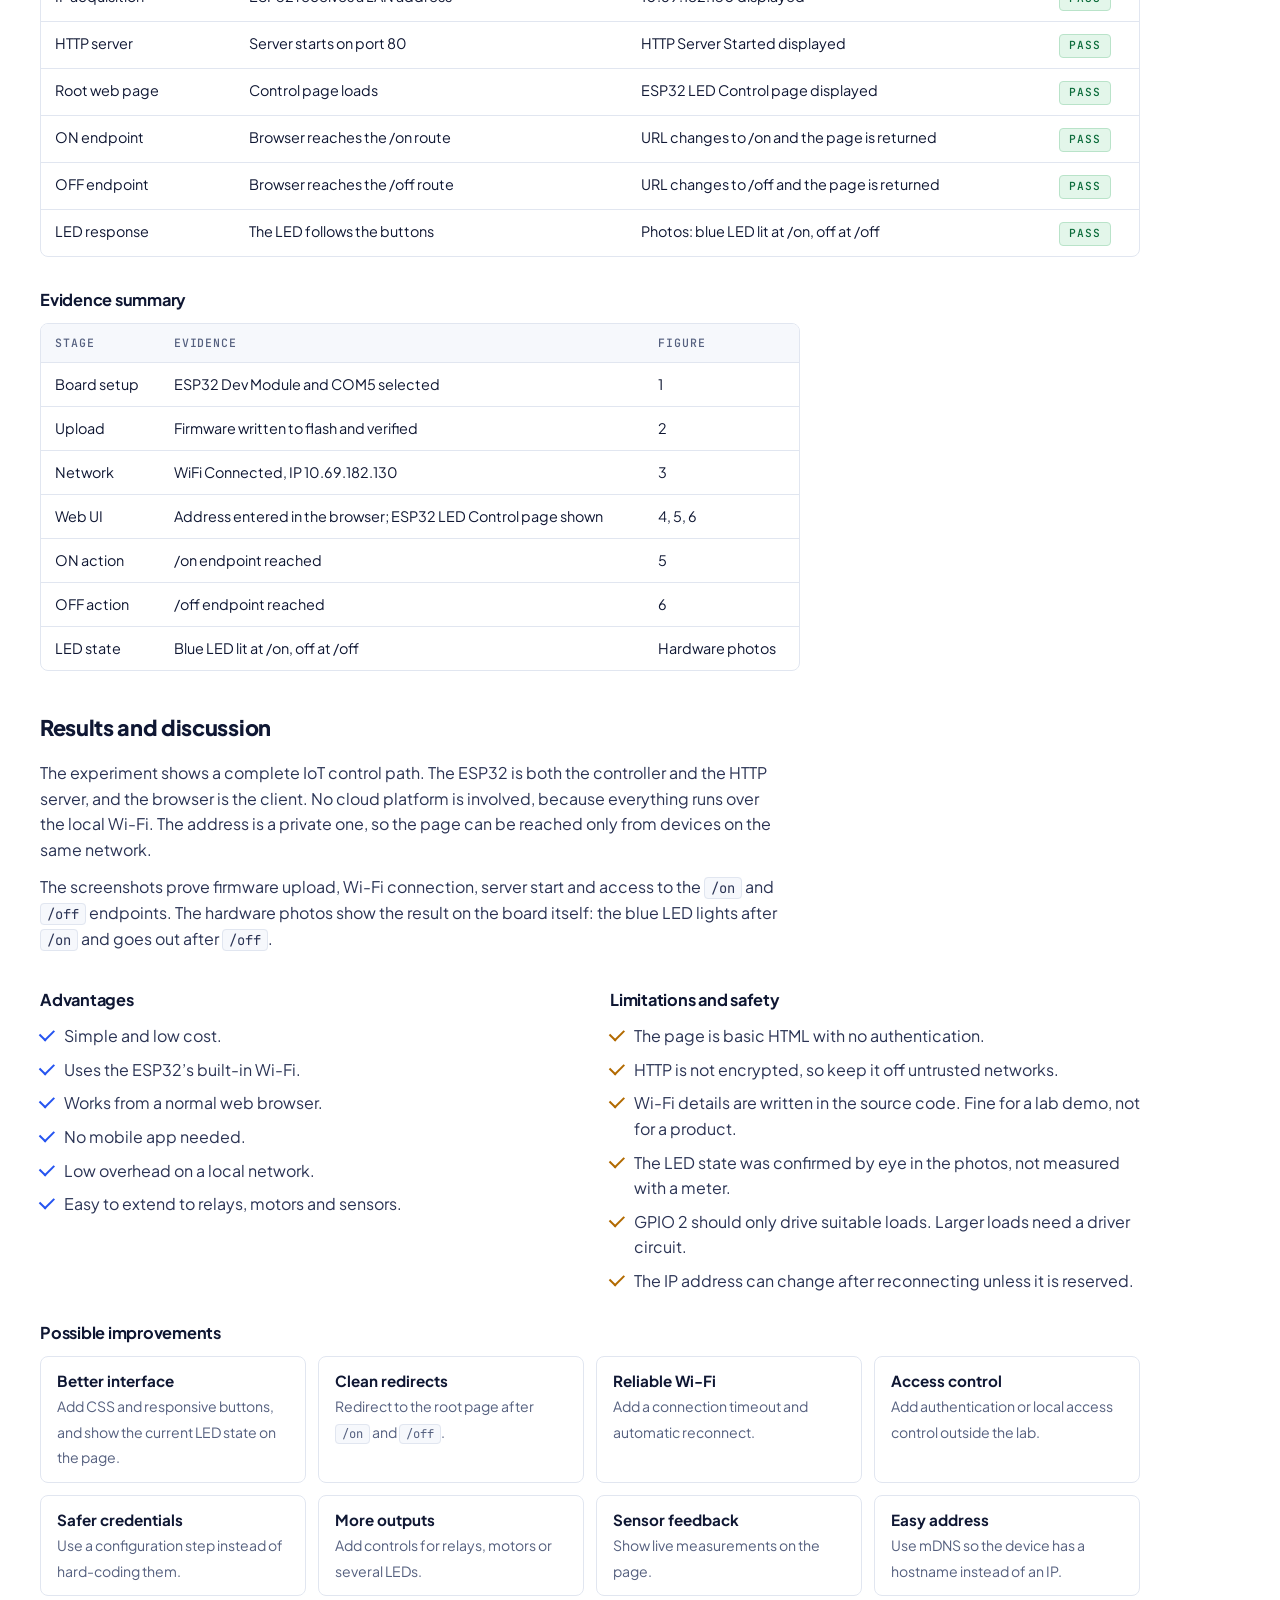
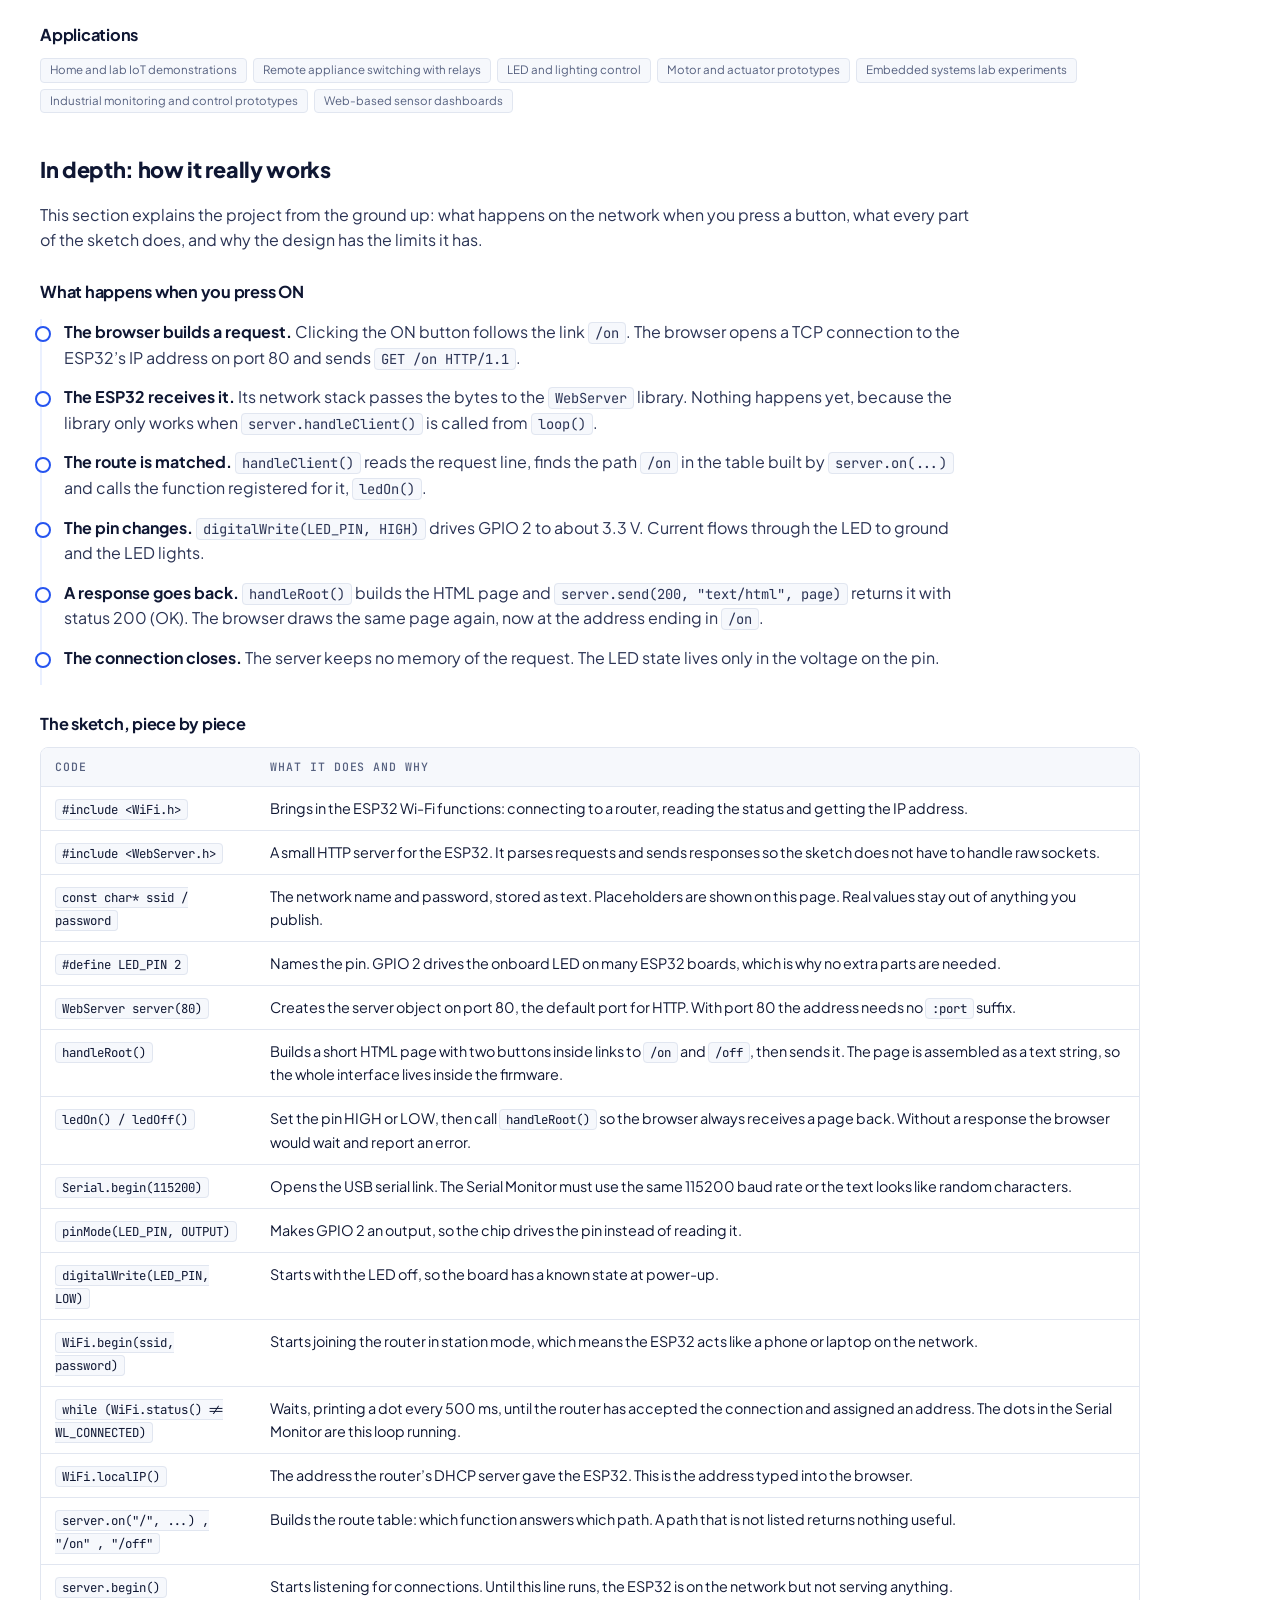
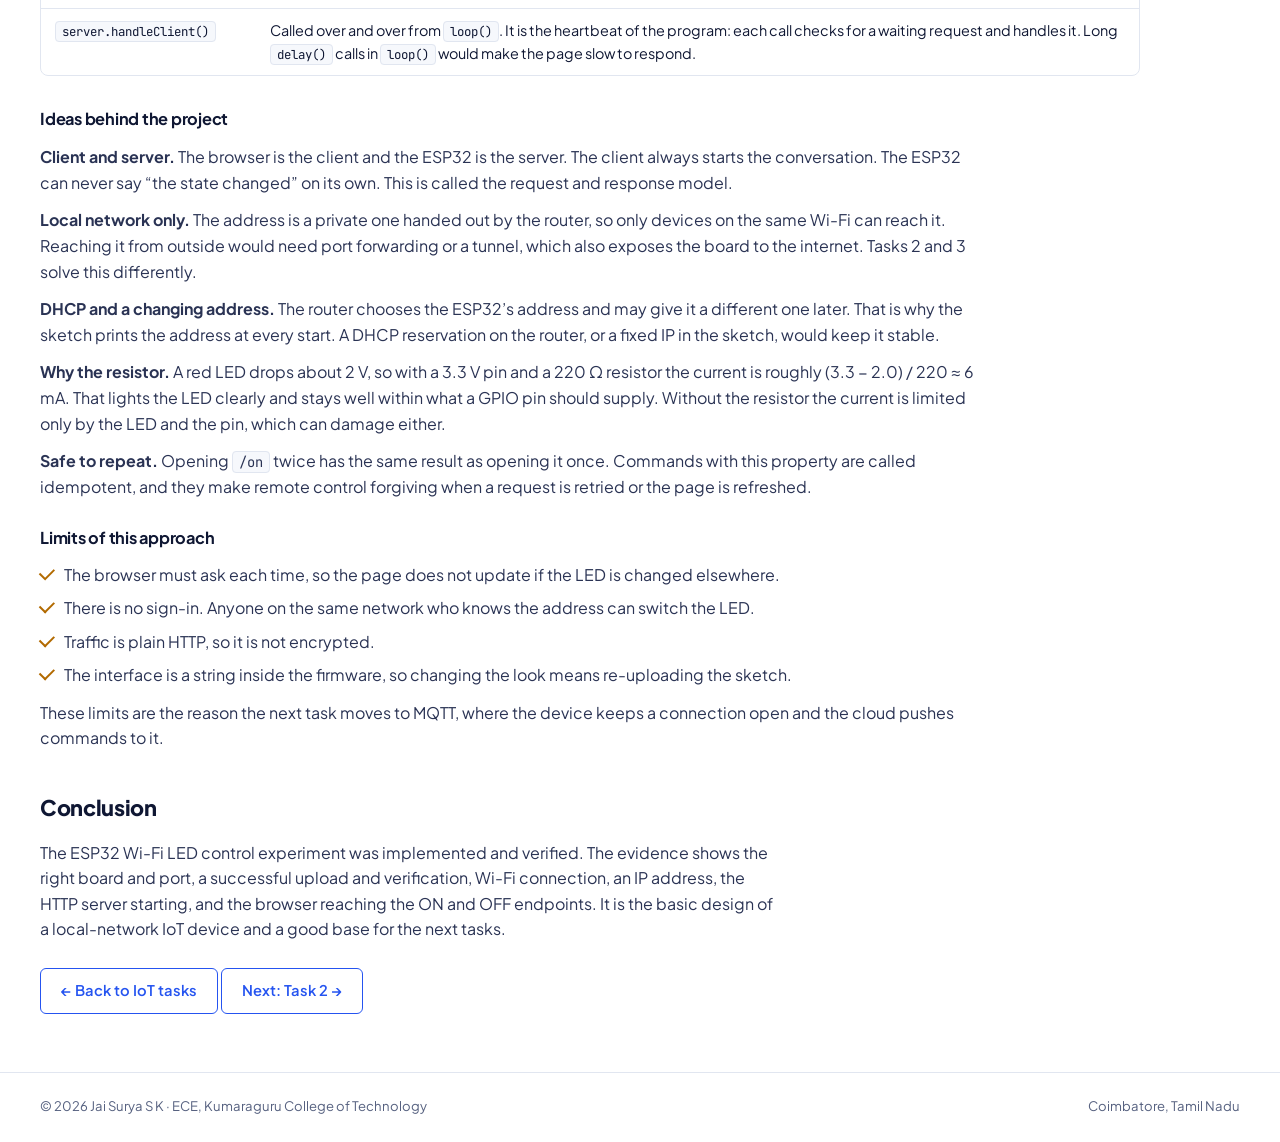
<file: iot-task1.html>
<!DOCTYPE html>
<html lang="en">
<head>
  <meta charset="utf-8">
  <meta name="viewport" content="width=device-width, initial-scale=1, viewport-fit=cover">
  <title>IoT Task 1 · Jai Surya S K</title>
  <meta name="description" content="IoT session Task 1: controlling an LED over HTTP with an ESP32.">
  <link rel="preconnect" href="https://fonts.googleapis.com">
  <link rel="preconnect" href="https://fonts.gstatic.com" crossorigin>
  <link rel="stylesheet" href="https://fonts.googleapis.com/css2?family=Plus+Jakarta+Sans:wght@400;500;600;700;800&family=Caveat:wght@500;600&family=JetBrains+Mono:wght@400;500&display=swap">
  <link rel="stylesheet" href="style.css">
</head>
<body>
  <div class="main">
    <header class="topbar">
      <div class="in">
        <a class="mono-logo" href="index.html" aria-label="Jai Surya S K, home">JS</a>
        <button class="menu-btn" type="button" aria-expanded="false" aria-controls="site-nav">Menu</button>
        <nav aria-label="Main">
          <ul class="nav" id="site-nav">
          <li><a href="index.html">Home</a></li>
          <li><a href="about.html">About</a></li>
          <li><a href="skills.html">Skills</a></li>
          <li><a href="experience.html">Experience</a></li>
          <li><a href="projects.html">Projects</a></li>
          <li><a href="protosem.html" aria-current="page">ProtoSem</a></li>
          <li><a href="contact.html">Contact</a></li>
          </ul>
        </nav>
      </div>
    </header>
    <main class="page">
      <div class="crumb"><a href="protosem.html#iot">ProtoSem</a> <span>/</span> <a href="protosem.html#iot">IoT</a> <span>/</span> Task 1</div>
      <div class="page-top"><div class="eyebrow">IoT session &middot; Task 01</div><h1 class="page-title">ESP32 Wi-Fi LED control with a <em>web server</em></h1>
      <p class="page-lede">An ESP32 joins the local Wi-Fi, runs an HTTP server on port 80 and lets any browser on the network switch an LED on and off.</p></div>

      <div class="facts-row">
        <div><span>Microcontroller</span><b>ESP32 Dev Module</b></div>
        <div><span>Environment</span><b>Arduino IDE</b></div>
        <div><span>Network</span><b>Wi-Fi client, local LAN</b></div>
        <div><span>Observed IP</span><b>10.69.182.130</b></div>
      </div>

      <nav class="toc" aria-label="On this page"><a href="#abstract">Abstract</a><a href="#parts">Components</a><a href="#circuit">Circuit</a><a href="#photos">Photos</a><a href="#setup">Setup and upload</a><a href="#code">Source code</a><a href="#output">Output</a><a href="#principle">How it works</a><a href="#results">Test results</a><a href="#discussion">Discussion</a><a href="#deep">In depth</a><a href="#conclusion">Conclusion</a></nav>

      <section class="doc" id="abstract">
        <h2>Abstract</h2>
        <p class="prose">This project controls an LED connected to an ESP32 from an ordinary web browser. The ESP32 is programmed in the Arduino IDE, connects to a Wi-Fi network, starts an HTTP server on port 80 and serves a simple control page with ON and OFF buttons. The screenshots below document the whole workflow: selecting the board and COM5 port, compiling and uploading the sketch, getting an IP address, starting the server and opening the page from a browser.</p>
        <div class="flow task-flow"><span>Browser</span> <i>&rarr;</i> <span>Wi-Fi router</span> <i>&rarr;</i> <span>ESP32 web server</span> <i>&rarr;</i> <span>GPIO 2</span> <i>&rarr;</i> <span>LED</span></div>
        <h3 class="sub">Objectives</h3>
        <ul class="tick"><li>Set up the Arduino IDE for an ESP32 development board.</li><li>Select the correct board and serial port for programming.</li><li>Connect the ESP32 to a Wi-Fi network with an SSID and password.</li><li>Configure GPIO 2 as the LED output.</li><li>Create a lightweight HTTP server on port 80.</li><li>Give the browser ON and OFF controls for the LED.</li><li>Check that the upload and the network connection work.</li><li>Check that the page is reachable at the ESP32&rsquo;s local IP address.</li></ul>
      </section>

      <section class="doc" id="parts">
        <h2>Hardware and software</h2>
        <div class="table-wrap"><table class="cmp"><thead><tr><th>Category</th><th>Item</th><th>Purpose</th></tr></thead><tbody><tr><td>Hardware</td><td>ESP32 Dev Module</td><td>Wi-Fi microcontroller and web server</td></tr><tr><td>Hardware</td><td>USB cable</td><td>Programming, power and serial communication</td></tr><tr><td>Hardware</td><td>Onboard or external LED on GPIO 2</td><td>The output being controlled</td></tr><tr><td>Software</td><td>Arduino IDE</td><td>Editing, compiling and uploading firmware</td></tr><tr><td>Software</td><td>ESP32 board package</td><td>Board definitions and toolchain</td></tr><tr><td>Software</td><td>Web browser</td><td>Client used to open the control page</td></tr><tr><td>Network</td><td>Wi-Fi access point or router</td><td>Provides the local network</td></tr></tbody></table></div>
        <h3 class="sub">Program structure</h3>
        <ul class="parts plain"><li><b>Libraries</b><span><code>WiFi.h</code> for Wi-Fi and <code>WebServer.h</code> for the HTTP server.</span></li><li><b>Credentials</b><span>The Wi-Fi name and password are stored as string constants.</span></li><li><b>GPIO</b><span><code>LED_PIN</code> is defined as GPIO 2.</span></li><li><b>Server</b><span><code>WebServer server(80)</code> creates an HTTP server on TCP port 80.</span></li><li><b>Root page</b><span><code>handleRoot()</code> builds the &ldquo;ESP32 LED Control&rdquo; page with ON and OFF buttons.</span></li><li><b>ON and OFF handlers</b><span><code>ledOn()</code> drives the LED HIGH and <code>ledOff()</code> drives it LOW. Both return the control page.</span></li><li><b>Initialization</b><span><code>setup()</code> starts Serial, sets GPIO 2 as an output, connects to Wi-Fi, prints the IP address, registers the routes and starts the server.</span></li></ul>
      </section>

      <section class="doc" id="circuit">
        <h2>Circuit diagram</h2>
        <div class="diagram"><svg viewBox="0 0 660 300" role="img" aria-label="Circuit diagram: ESP32 GPIO 2 through a 220 ohm resistor and an LED to GND" xmlns="http://www.w3.org/2000/svg" font-family="Plus Jakarta Sans, Segoe UI, sans-serif" font-size="13">
  <rect x="30" y="30" width="190" height="240" rx="10" fill="#eaf0ff" stroke="#2554f0" stroke-width="2"/>
  <text x="125" y="58" text-anchor="middle" font-weight="700" fill="#0f1733" font-size="15">ESP32 DevKit</text>
  <rect x="85" y="236" width="80" height="34" rx="4" fill="#ffffff" stroke="#55607f"/>
  <text x="125" y="258" text-anchor="middle" fill="#55607f" font-size="12">USB</text>
  <circle cx="60" cy="110" r="8" fill="#ffd54a" stroke="#b08900"/>
  <text x="76" y="108" fill="#55607f" font-size="11.5">Onboard LED</text>
  <text x="76" y="122" fill="#55607f" font-size="11.5">(wired to GPIO 2)</text>
  <circle cx="220" cy="110" r="4" fill="#2554f0"/>
  <text x="206" y="98" text-anchor="end" fill="#0f1733" font-weight="600">GPIO 2</text>
  <circle cx="220" cy="190" r="4" fill="#0f1733"/>
  <text x="206" y="178" text-anchor="end" fill="#0f1733" font-weight="600">GND</text>
  <path d="M220 110 H300" stroke="#2554f0" stroke-width="2.5" fill="none"/>
  <rect x="300" y="98" width="64" height="24" rx="3" fill="#ffffff" stroke="#0f1733" stroke-width="2"/>
  <text x="332" y="115" text-anchor="middle" fill="#0f1733" font-weight="600">220 &#937;</text>
  <path d="M364 110 H430" stroke="#2554f0" stroke-width="2.5" fill="none"/>
  <polygon points="430,92 430,128 464,110" fill="#ffffff" stroke="#0f1733" stroke-width="2"/>
  <path d="M468 90 V130" stroke="#0f1733" stroke-width="3"/>
  <path d="M476 84 l10 -10 M486 92 l10 -10" stroke="#d98a00" stroke-width="2" fill="none"/>
  <path d="M468 110 H560 V190 H220" stroke="#0f1733" stroke-width="2.5" fill="none"/>
  <text x="447" y="150" text-anchor="middle" fill="#55607f" font-size="11.5">anode (+) to cathode (&#8722;)</text>
  <text x="447" y="70" text-anchor="middle" fill="#0f1733" font-weight="600">LED</text>
  <text x="332" y="148" text-anchor="middle" fill="#55607f" font-size="11.5">limits current</text>
  <text x="400" y="212" text-anchor="middle" fill="#55607f" font-size="12">return path to GND</text>
  <text x="330" y="290" text-anchor="middle" fill="#55607f" font-size="12">The external LED is optional. The onboard LED already follows GPIO 2.</text>
</svg></div>
        <p class="prose">The onboard LED is already wired to GPIO 2, so the sketch works with no extra parts. For an external LED, connect GPIO 2 to a 220 &#937; resistor, then to the LED anode, and connect the cathode to GND. At 3.3 V the current is around 6 mA, which is safe for the pin.</p>
      </section>

      <section class="doc" id="photos">
        <h2>Hardware photos</h2>
        <p class="prose">The ESP32 connected to the laptop by USB while the control page is open in the browser. The red LED is the board&rsquo;s power LED. The blue LED is the one on GPIO 2.</p>
        <div class="figs pair"><figure class="shot fig"><a href="images/iot/task1/led-off.jpg" target="_blank" rel="noopener"><img src="images/iot/task1/led-off.jpg" alt="ESP32 board held in front of a laptop showing the page at the /off address, with only the red power LED lit"></a><figcaption>Browser at <code>/off</code>: only the red power LED is lit and the blue LED is off.</figcaption></figure><figure class="shot fig"><a href="images/iot/task1/led-on.jpg" target="_blank" rel="noopener"><img src="images/iot/task1/led-on.jpg" alt="ESP32 board held in front of a laptop showing the page at the /on address, with the blue LED lit"></a><figcaption>Browser at <code>/on</code>: the blue LED on GPIO 2 is lit next to the red power LED.</figcaption></figure></div>
      </section>

      <section class="doc" id="setup">
        <h2>Setup and upload</h2>
        <h3 class="sub">1. Select the board and port</h3>
        <p class="prose">With the ESP32 board package installed in the Arduino IDE, the board dialog was opened and <b>ESP32 Dev Module</b> was chosen with <b>COM5</b>. The IDE status bar then showed &ldquo;ESP32 Dev Module on COM5&rdquo;, so both the board and the upload port were set.</p>
        <div class="figs"><figure class="shot fig"><a href="images/iot/task1/fig1-board-port.png" target="_blank" rel="noopener"><img src="images/iot/task1/fig1-board-port.png" alt="Arduino IDE board and port dialog with ESP32 Dev Module and COM5 selected"></a><figcaption><b>Figure 1.</b> ESP32 Dev Module and COM5 selected in the Arduino IDE.</figcaption></figure></div>
        <h3 class="sub">2. Compile and upload</h3>
        <p class="prose">The upload finished successfully. The output console shows the firmware written to flash up to 100%, followed by &ldquo;Hash of data verified.&rdquo; and &ldquo;Hard resetting via RTS pin...&rdquo;. That means the image was verified and the ESP32 restarted after programming. The Wi-Fi name and password in the editor are hidden in this screenshot.</p>
        <div class="figs wide"><figure class="shot fig"><a href="images/iot/task1/fig2-upload.png" target="_blank" rel="noopener"><img src="images/iot/task1/fig2-upload.png" alt="Arduino IDE output showing the upload reaching 100 percent and the hash verified"></a><figcaption><b>Figure 2.</b> Firmware upload and verification output. Wi-Fi details hidden.</figcaption></figure></div>
      </section>

      <section class="doc" id="code">
        <h2>Source code</h2>
        <div class="code-head"><span>esp32_wifi_led.ino</span><button class="copy" type="button" data-copy="#code1">Copy code</button></div>
        <pre class="code" id="code1"><code>#include &lt;WiFi.h&gt;
#include &lt;WebServer.h&gt;

const char* ssid = &quot;YOUR_WIFI_NAME&quot;;
const char* password = &quot;YOUR_WIFI_PASSWORD&quot;;

#define LED_PIN 2

WebServer server(80);

void handleRoot() {
  String page = &quot;&lt;html&gt;&lt;body&gt;&quot;;
  page += &quot;&lt;h1&gt;ESP32 LED Control&lt;/h1&gt;&quot;;
  page += &quot;&lt;p&gt;&lt;a href=&#x27;/on&#x27;&gt;&lt;button&gt;ON&lt;/button&gt;&lt;/a&gt;&lt;/p&gt;&quot;;
  page += &quot;&lt;p&gt;&lt;a href=&#x27;/off&#x27;&gt;&lt;button&gt;OFF&lt;/button&gt;&lt;/a&gt;&lt;/p&gt;&quot;;
  page += &quot;&lt;/body&gt;&lt;/html&gt;&quot;;

  server.send(200, &quot;text/html&quot;, page);
}

void ledOn() {
  digitalWrite(LED_PIN, HIGH);
  handleRoot();
}

void ledOff() {
  digitalWrite(LED_PIN, LOW);
  handleRoot();
}

void setup() {
  Serial.begin(115200);
  pinMode(LED_PIN, OUTPUT);
  digitalWrite(LED_PIN, LOW);

  WiFi.begin(ssid, password);
  while (WiFi.status() != WL_CONNECTED) {
    delay(500);
    Serial.print(&quot;.&quot;);
  }

  Serial.println(&quot;&quot;);
  Serial.println(&quot;WiFi Connected!&quot;);
  Serial.print(&quot;IP Address: &quot;);
  Serial.println(WiFi.localIP());

  server.on(&quot;/&quot;, handleRoot);
  server.on(&quot;/on&quot;, ledOn);
  server.on(&quot;/off&quot;, ledOff);
  server.begin();
  Serial.println(&quot;HTTP Server Started&quot;);
}

void loop() {
  server.handleClient();
}
</code></pre>
        <p class="prose small">The Wi-Fi name and password are placeholders. Put your own in your copy of the sketch and do not publish them.</p>
      </section>

      <section class="doc" id="output">
        <h2>Output</h2>
        <h3 class="sub">Wi-Fi and server start</h3>
        <p class="prose">After the reboot, the Serial Monitor prints the boot messages, then &ldquo;WiFi Connected!&rdquo;, the IP address and &ldquo;HTTP Server Started&rdquo;. The firmware ran, the ESP32 joined the network and the server is listening.</p>
        <div class="figs"><figure class="shot fig"><a href="images/iot/task1/fig3-serial.png" target="_blank" rel="noopener"><img src="images/iot/task1/fig3-serial.png" alt="Serial Monitor showing WiFi Connected, IP Address 10.69.182.130 and HTTP Server Started"></a><figcaption><b>Figure 3.</b> Serial Monitor showing the Wi-Fi connection and assigned IP address.</figcaption></figure></div>
        <h3 class="sub">Opening the control page</h3>
        <p class="prose">The browser was pointed at the ESP32&rsquo;s address, 10.69.182.130. The control page shows the heading &ldquo;ESP32 LED Control&rdquo; with ON and OFF buttons. Pressing them requests <code>/on</code> and <code>/off</code>, and the page comes back each time.</p>
        <div class="figs three"><figure class="shot fig"><a href="images/iot/task1/fig4-ip-entry.png" target="_blank" rel="noopener"><img src="images/iot/task1/fig4-ip-entry.png" alt="Browser address bar with 10.69.182.130 typed"></a><figcaption><b>Figure 4.</b> Entering the ESP32&rsquo;s IP address in the browser.</figcaption></figure><figure class="shot fig"><a href="images/iot/task1/fig5-on.png" target="_blank" rel="noopener"><img src="images/iot/task1/fig5-on.png" alt="ESP32 LED Control page at 10.69.182.130/on"></a><figcaption><b>Figure 5.</b> The ESP32 LED Control page after a request to the /on endpoint.</figcaption></figure><figure class="shot fig"><a href="images/iot/task1/fig6-off.png" target="_blank" rel="noopener"><img src="images/iot/task1/fig6-off.png" alt="ESP32 LED Control page at 10.69.182.130/off"></a><figcaption><b>Figure 6.</b> The same page after a request to the /off endpoint.</figcaption></figure></div>
      </section>

      <section class="doc" id="principle">
        <h2>How it works</h2>
        <ol class="steps"><li>ESP32 powers up and runs <code>setup()</code>.</li><li>Serial communication starts for debugging and status messages.</li><li>GPIO 2 is configured as an output for the LED.</li><li>The ESP32 connects to the configured Wi-Fi network.</li><li>It receives a local IP address (10.69.182.130 in the captured test).</li><li>The HTTP server starts and listens on port 80.</li><li>A browser sends a request to the ESP32.</li><li>The root route returns the HTML page with ON and OFF controls.</li><li>A request to <code>/on</code> drives GPIO 2 HIGH.</li><li>A request to <code>/off</code> drives GPIO 2 LOW.</li><li>The control page is returned again after each action.</li></ol>
      </section>

      <section class="doc" id="results">
        <h2>Functional test results</h2>
        <div class="table-wrap"><table class="cmp"><thead><tr><th>Test</th><th>Expected result</th><th>Observed evidence</th><th>Status</th></tr></thead><tbody><tr><td>Board selection</td><td>ESP32 Dev Module and the correct COM port</td><td>IDE shows ESP32 Dev Module on COM5</td><td><span class="pass">PASS</span></td></tr><tr><td>Compile and upload</td><td>Firmware compiled and uploaded</td><td>Write reached 100% and verification succeeded</td><td><span class="pass">PASS</span></td></tr><tr><td>Wi-Fi connection</td><td>ESP32 joins the configured Wi-Fi</td><td>Serial Monitor: WiFi Connected!</td><td><span class="pass">PASS</span></td></tr><tr><td>IP acquisition</td><td>ESP32 receives a LAN address</td><td>10.69.182.130 displayed</td><td><span class="pass">PASS</span></td></tr><tr><td>HTTP server</td><td>Server starts on port 80</td><td>HTTP Server Started displayed</td><td><span class="pass">PASS</span></td></tr><tr><td>Root web page</td><td>Control page loads</td><td>ESP32 LED Control page displayed</td><td><span class="pass">PASS</span></td></tr><tr><td>ON endpoint</td><td>Browser reaches the /on route</td><td>URL changes to /on and the page is returned</td><td><span class="pass">PASS</span></td></tr><tr><td>OFF endpoint</td><td>Browser reaches the /off route</td><td>URL changes to /off and the page is returned</td><td><span class="pass">PASS</span></td></tr><tr><td>LED response</td><td>The LED follows the buttons</td><td>Photos: blue LED lit at /on, off at /off</td><td><span class="pass">PASS</span></td></tr></tbody></table></div>
        <h3 class="sub">Evidence summary</h3>
        <div class="table-wrap narrow"><table class="cmp small"><thead><tr><th>Stage</th><th>Evidence</th><th>Figure</th></tr></thead><tbody>
          <tr><td>Board setup</td><td>ESP32 Dev Module and COM5 selected</td><td>1</td></tr>
          <tr><td>Upload</td><td>Firmware written to flash and verified</td><td>2</td></tr>
          <tr><td>Network</td><td>WiFi Connected, IP 10.69.182.130</td><td>3</td></tr>
          <tr><td>Web UI</td><td>Address entered in the browser; ESP32 LED Control page shown</td><td>4, 5, 6</td></tr>
          <tr><td>ON action</td><td>/on endpoint reached</td><td>5</td></tr>
          <tr><td>OFF action</td><td>/off endpoint reached</td><td>6</td></tr>
          <tr><td>LED state</td><td>Blue LED lit at /on, off at /off</td><td>Hardware photos</td></tr>
        </tbody></table></div>
      </section>

      <section class="doc" id="discussion">
        <h2>Results and discussion</h2>
        <p class="prose">The experiment shows a complete IoT control path. The ESP32 is both the controller and the HTTP server, and the browser is the client. No cloud platform is involved, because everything runs over the local Wi-Fi. The address is a private one, so the page can be reached only from devices on the same network.</p>
        <p class="prose">The screenshots prove firmware upload, Wi-Fi connection, server start and access to the <code>/on</code> and <code>/off</code> endpoints. The hardware photos show the result on the board itself: the blue LED lights after <code>/on</code> and goes out after <code>/off</code>.</p>
        <div class="two-col">
          <div><h3 class="sub">Advantages</h3><ul class="tick"><li>Simple and low cost.</li><li>Uses the ESP32&rsquo;s built-in Wi-Fi.</li><li>Works from a normal web browser.</li><li>No mobile app needed.</li><li>Low overhead on a local network.</li><li>Easy to extend to relays, motors and sensors.</li></ul></div>
          <div><h3 class="sub">Limitations and safety</h3><ul class="tick warn"><li>The page is basic HTML with no authentication.</li><li>HTTP is not encrypted, so keep it off untrusted networks.</li><li>Wi-Fi details are written in the source code. Fine for a lab demo, not for a product.</li><li>The LED state was confirmed by eye in the photos, not measured with a meter.</li><li>GPIO 2 should only drive suitable loads. Larger loads need a driver circuit.</li><li>The IP address can change after reconnecting unless it is reserved.</li></ul></div>
        </div>
        <h3 class="sub">Possible improvements</h3>
        <ul class="parts"><li><b>Better interface</b><span>Add CSS and responsive buttons, and show the current LED state on the page.</span></li><li><b>Clean redirects</b><span>Redirect to the root page after <code>/on</code> and <code>/off</code>.</span></li><li><b>Reliable Wi-Fi</b><span>Add a connection timeout and automatic reconnect.</span></li><li><b>Access control</b><span>Add authentication or local access control outside the lab.</span></li><li><b>Safer credentials</b><span>Use a configuration step instead of hard-coding them.</span></li><li><b>More outputs</b><span>Add controls for relays, motors or several LEDs.</span></li><li><b>Sensor feedback</b><span>Show live measurements on the page.</span></li><li><b>Easy address</b><span>Use mDNS so the device has a hostname instead of an IP.</span></li></ul>
        <h3 class="sub">Applications</h3>
        <ul class="chips"><li>Home and lab IoT demonstrations</li><li>Remote appliance switching with relays</li><li>LED and lighting control</li><li>Motor and actuator prototypes</li><li>Embedded systems lab experiments</li><li>Industrial monitoring and control prototypes</li><li>Web-based sensor dashboards</li></ul>
      </section>

      <section class="doc deep" id="deep"><h2>In depth: how it really works</h2><p class="prose">This section explains the project from the ground up: what happens on the network when you press a button, what every part of the sketch does, and why the design has the limits it has.</p>
<h3 class="sub">What happens when you press ON</h3><ol class="trace"><li><b>The browser builds a request.</b> Clicking the ON button follows the link <code>/on</code>. The browser opens a TCP connection to the ESP32&rsquo;s IP address on port 80 and sends <code>GET /on HTTP/1.1</code>.</li><li><b>The ESP32 receives it.</b> Its network stack passes the bytes to the <code>WebServer</code> library. Nothing happens yet, because the library only works when <code>server.handleClient()</code> is called from <code>loop()</code>.</li><li><b>The route is matched.</b> <code>handleClient()</code> reads the request line, finds the path <code>/on</code> in the table built by <code>server.on(...)</code> and calls the function registered for it, <code>ledOn()</code>.</li><li><b>The pin changes.</b> <code>digitalWrite(LED_PIN, HIGH)</code> drives GPIO 2 to about 3.3 V. Current flows through the LED to ground and the LED lights.</li><li><b>A response goes back.</b> <code>handleRoot()</code> builds the HTML page and <code>server.send(200, &quot;text/html&quot;, page)</code> returns it with status 200 (OK). The browser draws the same page again, now at the address ending in <code>/on</code>.</li><li><b>The connection closes.</b> The server keeps no memory of the request. The LED state lives only in the voltage on the pin.</li></ol><h3 class="sub">The sketch, piece by piece</h3><div class="table-wrap"><table class="cmp"><thead><tr><th>Code</th><th>What it does and why</th></tr></thead><tbody><tr><td><code>#include &lt;WiFi.h&gt;</code></td><td>Brings in the ESP32 Wi-Fi functions: connecting to a router, reading the status and getting the IP address.</td></tr><tr><td><code>#include &lt;WebServer.h&gt;</code></td><td>A small HTTP server for the ESP32. It parses requests and sends responses so the sketch does not have to handle raw sockets.</td></tr><tr><td><code>const char* ssid / password</code></td><td>The network name and password, stored as text. Placeholders are shown on this page. Real values stay out of anything you publish.</td></tr><tr><td><code>#define LED_PIN 2</code></td><td>Names the pin. GPIO 2 drives the onboard LED on many ESP32 boards, which is why no extra parts are needed.</td></tr><tr><td><code>WebServer server(80)</code></td><td>Creates the server object on port 80, the default port for HTTP. With port 80 the address needs no <code>:port</code> suffix.</td></tr><tr><td><code>handleRoot()</code></td><td>Builds a short HTML page with two buttons inside links to <code>/on</code> and <code>/off</code>, then sends it. The page is assembled as a text string, so the whole interface lives inside the firmware.</td></tr><tr><td><code>ledOn() / ledOff()</code></td><td>Set the pin HIGH or LOW, then call <code>handleRoot()</code> so the browser always receives a page back. Without a response the browser would wait and report an error.</td></tr><tr><td><code>Serial.begin(115200)</code></td><td>Opens the USB serial link. The Serial Monitor must use the same 115200 baud rate or the text looks like random characters.</td></tr><tr><td><code>pinMode(LED_PIN, OUTPUT)</code></td><td>Makes GPIO 2 an output, so the chip drives the pin instead of reading it.</td></tr><tr><td><code>digitalWrite(LED_PIN, LOW)</code></td><td>Starts with the LED off, so the board has a known state at power-up.</td></tr><tr><td><code>WiFi.begin(ssid, password)</code></td><td>Starts joining the router in station mode, which means the ESP32 acts like a phone or laptop on the network.</td></tr><tr><td><code>while (WiFi.status() != WL_CONNECTED)</code></td><td>Waits, printing a dot every 500 ms, until the router has accepted the connection and assigned an address. The dots in the Serial Monitor are this loop running.</td></tr><tr><td><code>WiFi.localIP()</code></td><td>The address the router&rsquo;s DHCP server gave the ESP32. This is the address typed into the browser.</td></tr><tr><td><code>server.on(&quot;/&quot;, ...) , &quot;/on&quot; , &quot;/off&quot;</code></td><td>Builds the route table: which function answers which path. A path that is not listed returns nothing useful.</td></tr><tr><td><code>server.begin()</code></td><td>Starts listening for connections. Until this line runs, the ESP32 is on the network but not serving anything.</td></tr><tr><td><code>server.handleClient()</code></td><td>Called over and over from <code>loop()</code>. It is the heartbeat of the program: each call checks for a waiting request and handles it. Long <code>delay()</code> calls in <code>loop()</code> would make the page slow to respond.</td></tr></tbody></table></div><h3 class="sub">Ideas behind the project</h3>
<p class="prose"><b>Client and server.</b> The browser is the client and the ESP32 is the server. The client always starts the conversation. The ESP32 can never say &ldquo;the state changed&rdquo; on its own. This is called the request and response model.</p>
<p class="prose"><b>Local network only.</b> The address is a private one handed out by the router, so only devices on the same Wi-Fi can reach it. Reaching it from outside would need port forwarding or a tunnel, which also exposes the board to the internet. Tasks 2 and 3 solve this differently.</p>
<p class="prose"><b>DHCP and a changing address.</b> The router chooses the ESP32&rsquo;s address and may give it a different one later. That is why the sketch prints the address at every start. A DHCP reservation on the router, or a fixed IP in the sketch, would keep it stable.</p>
<p class="prose"><b>Why the resistor.</b> A red LED drops about 2 V, so with a 3.3 V pin and a 220 &Omega; resistor the current is roughly (3.3 &minus; 2.0) / 220 &asymp; 6 mA. That lights the LED clearly and stays well within what a GPIO pin should supply. Without the resistor the current is limited only by the LED and the pin, which can damage either.</p>
<p class="prose"><b>Safe to repeat.</b> Opening <code>/on</code> twice has the same result as opening it once. Commands with this property are called idempotent, and they make remote control forgiving when a request is retried or the page is refreshed.</p>
<h3 class="sub">Limits of this approach</h3>
<ul class="tick warn"><li>The browser must ask each time, so the page does not update if the LED is changed elsewhere.</li><li>There is no sign-in. Anyone on the same network who knows the address can switch the LED.</li><li>Traffic is plain HTTP, so it is not encrypted.</li><li>The interface is a string inside the firmware, so changing the look means re-uploading the sketch.</li></ul>
<p class="prose">These limits are the reason the next task moves to MQTT, where the device keeps a connection open and the cloud pushes commands to it.</p></section>

      <section class="doc" id="conclusion">
        <h2>Conclusion</h2>
        <p class="prose">The ESP32 Wi-Fi LED control experiment was implemented and verified. The evidence shows the right board and port, a successful upload and verification, Wi-Fi connection, an IP address, the HTTP server starting, and the browser reaching the ON and OFF endpoints. It is the basic design of a local-network IoT device and a good base for the next tasks.</p>
        <div class="pager"><a class="btn line" href="protosem.html#iot">&larr; Back to IoT tasks</a> <a class="btn line" href="iot-task2.html">Next: Task 2 &rarr;</a></div>
      </section>
    </main>
    <footer class="foot">
      <span>&copy; <span data-year>2026</span> Jai Surya S K · ECE, Kumaraguru College of Technology</span>
      <span>Coimbatore, Tamil Nadu</span>
    </footer>
  </div>
  <script src="script.js"></script>
</body>
</html>
</file>
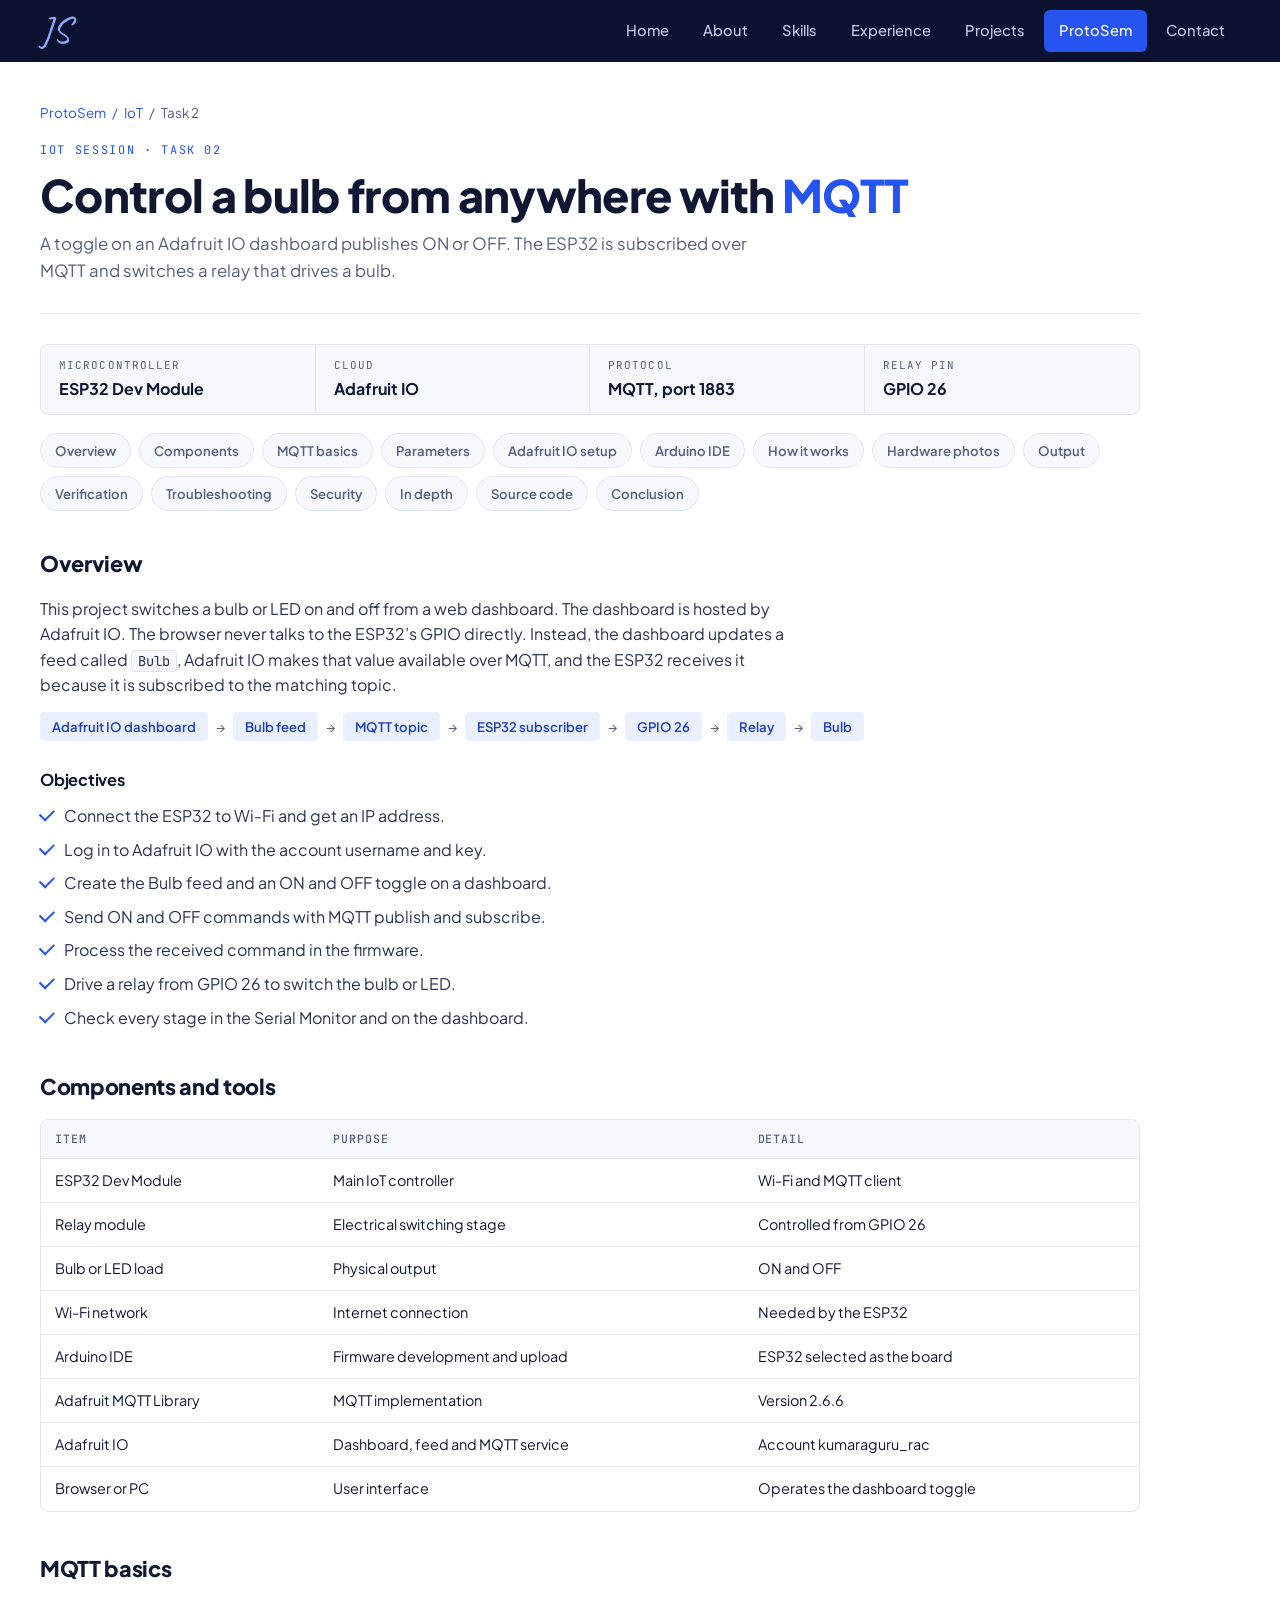
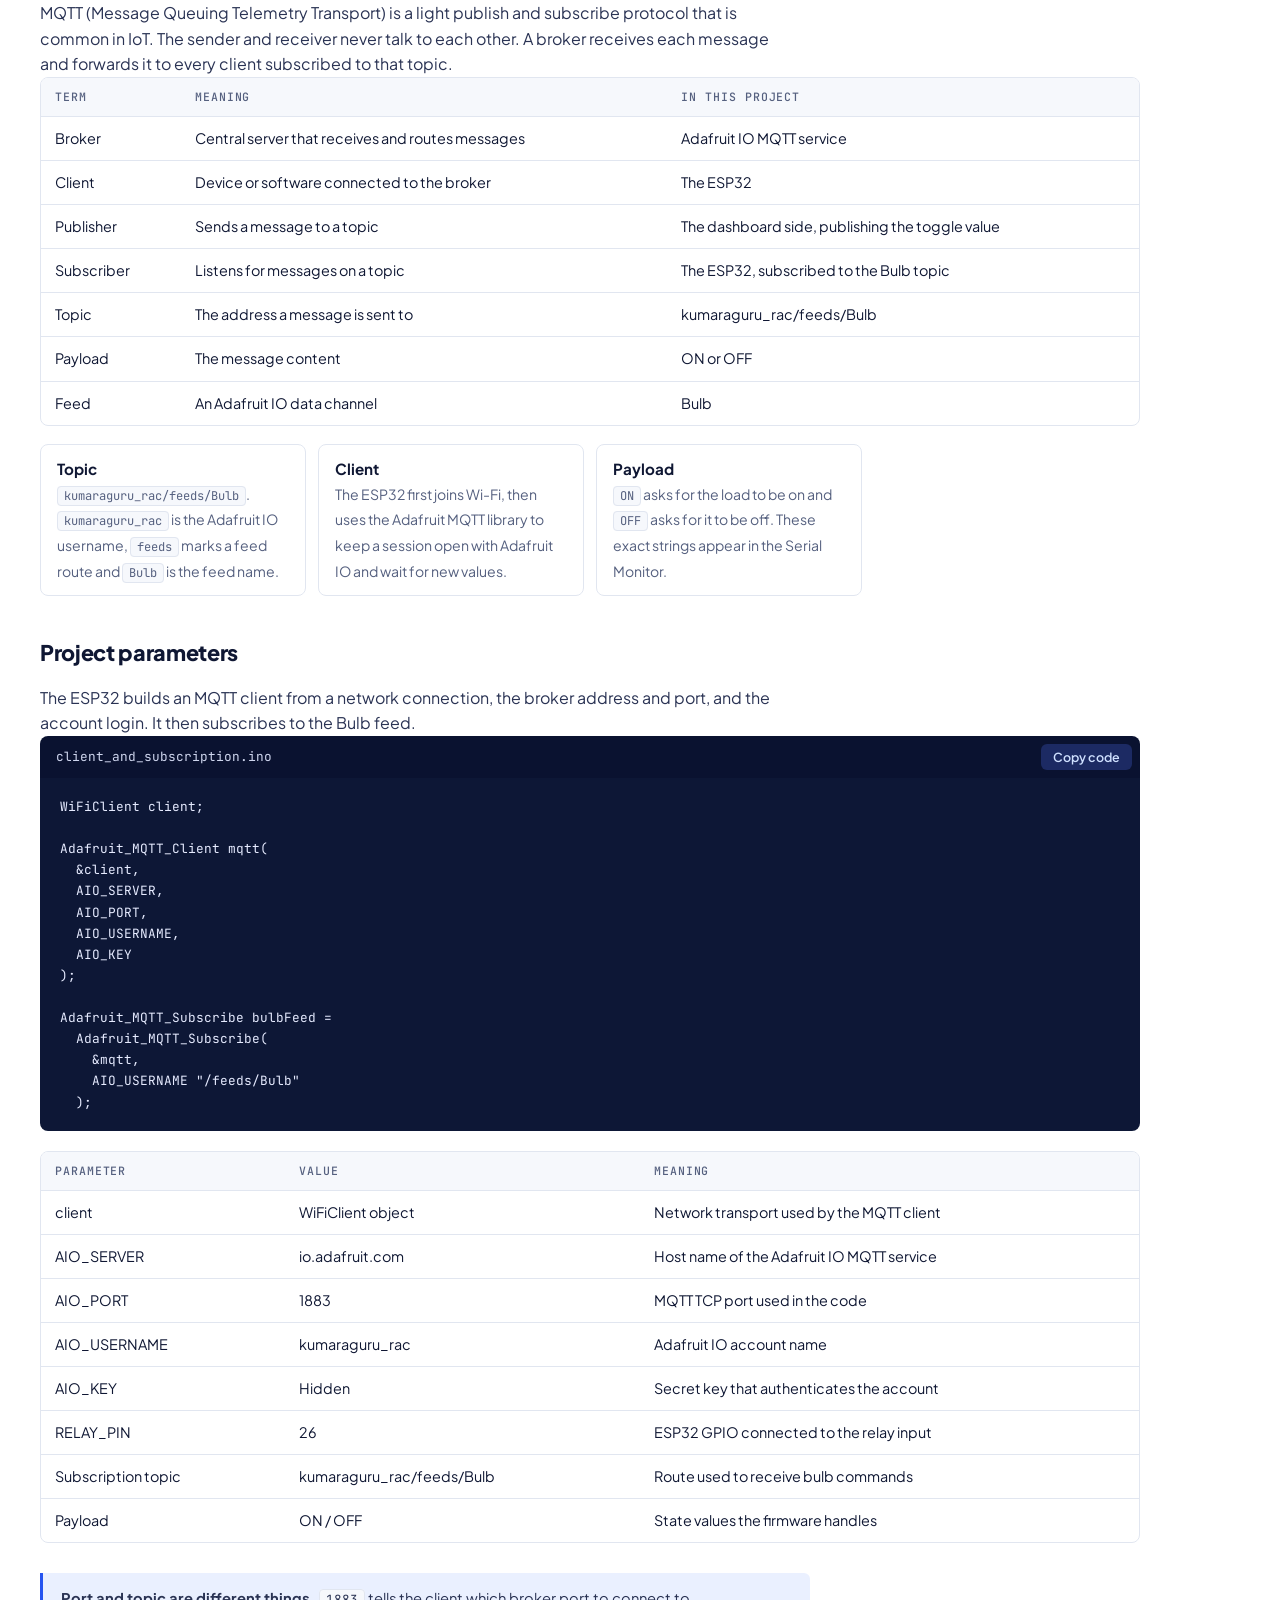
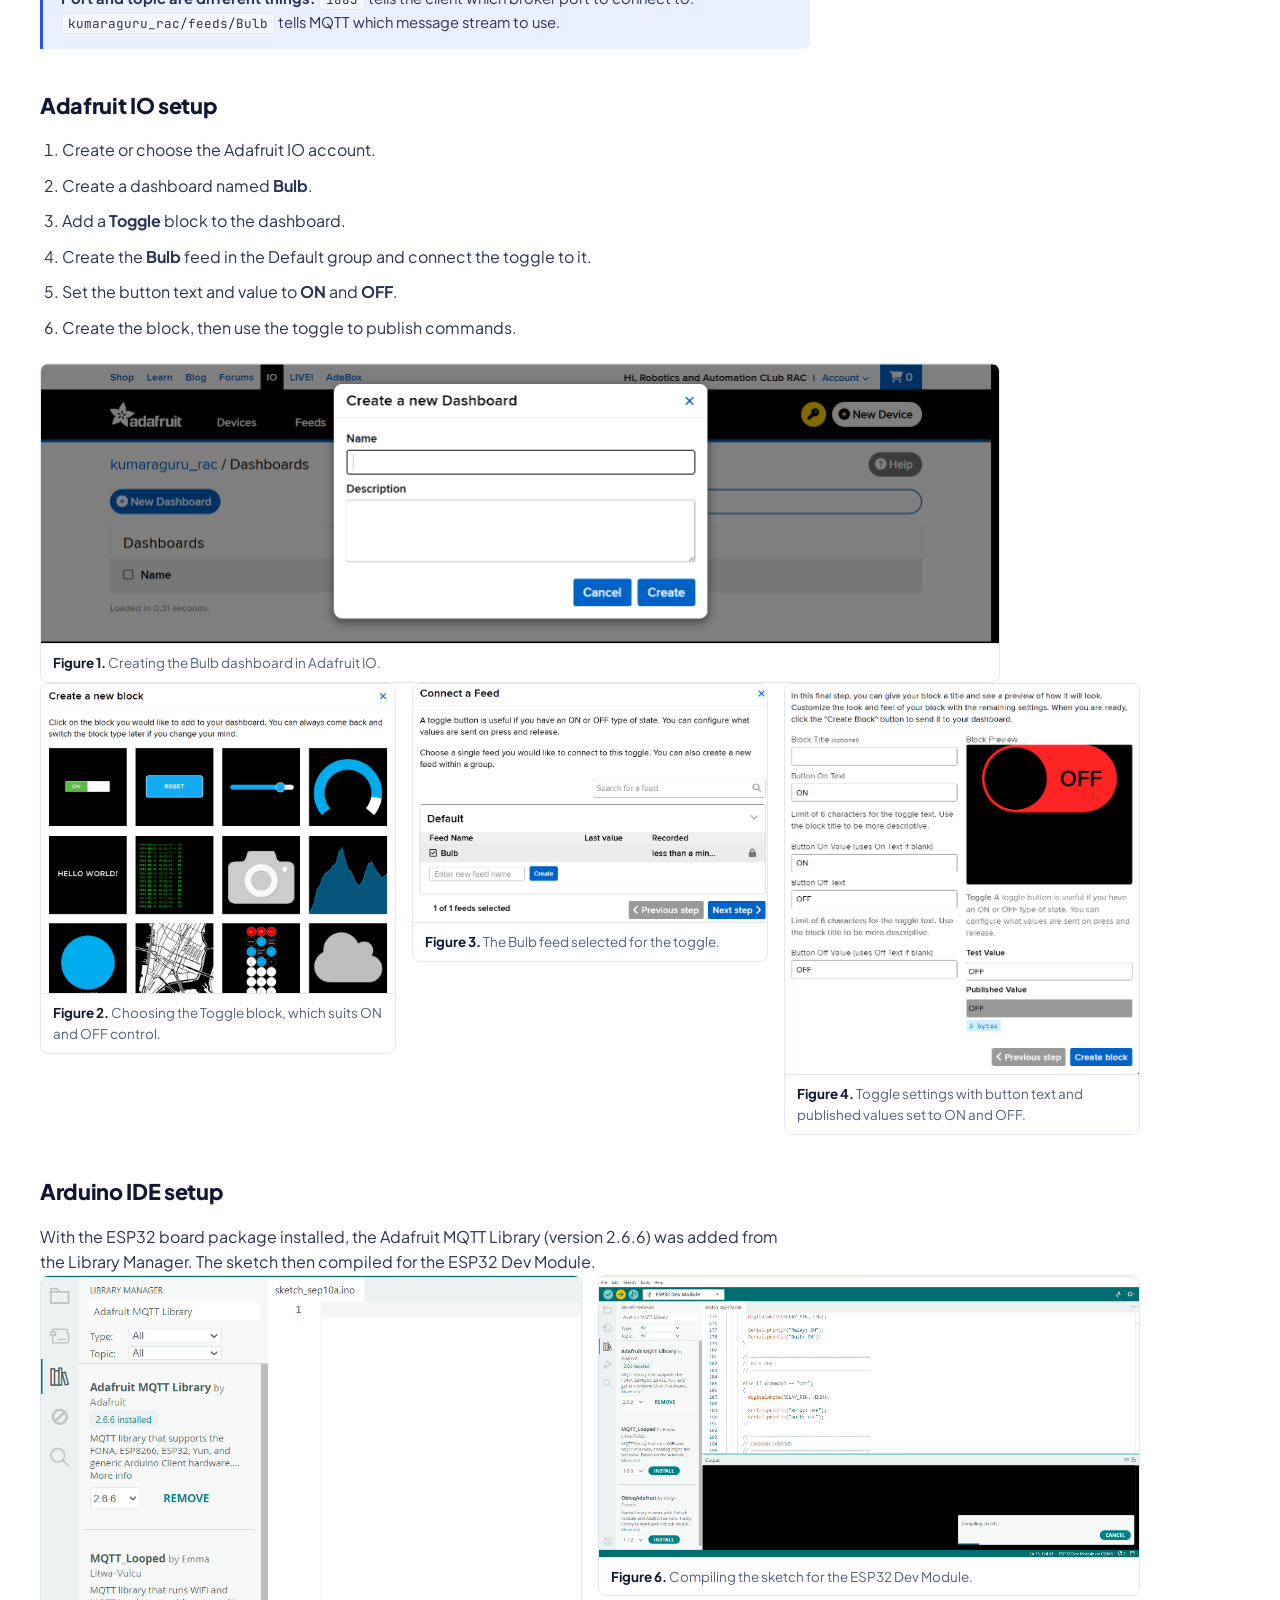
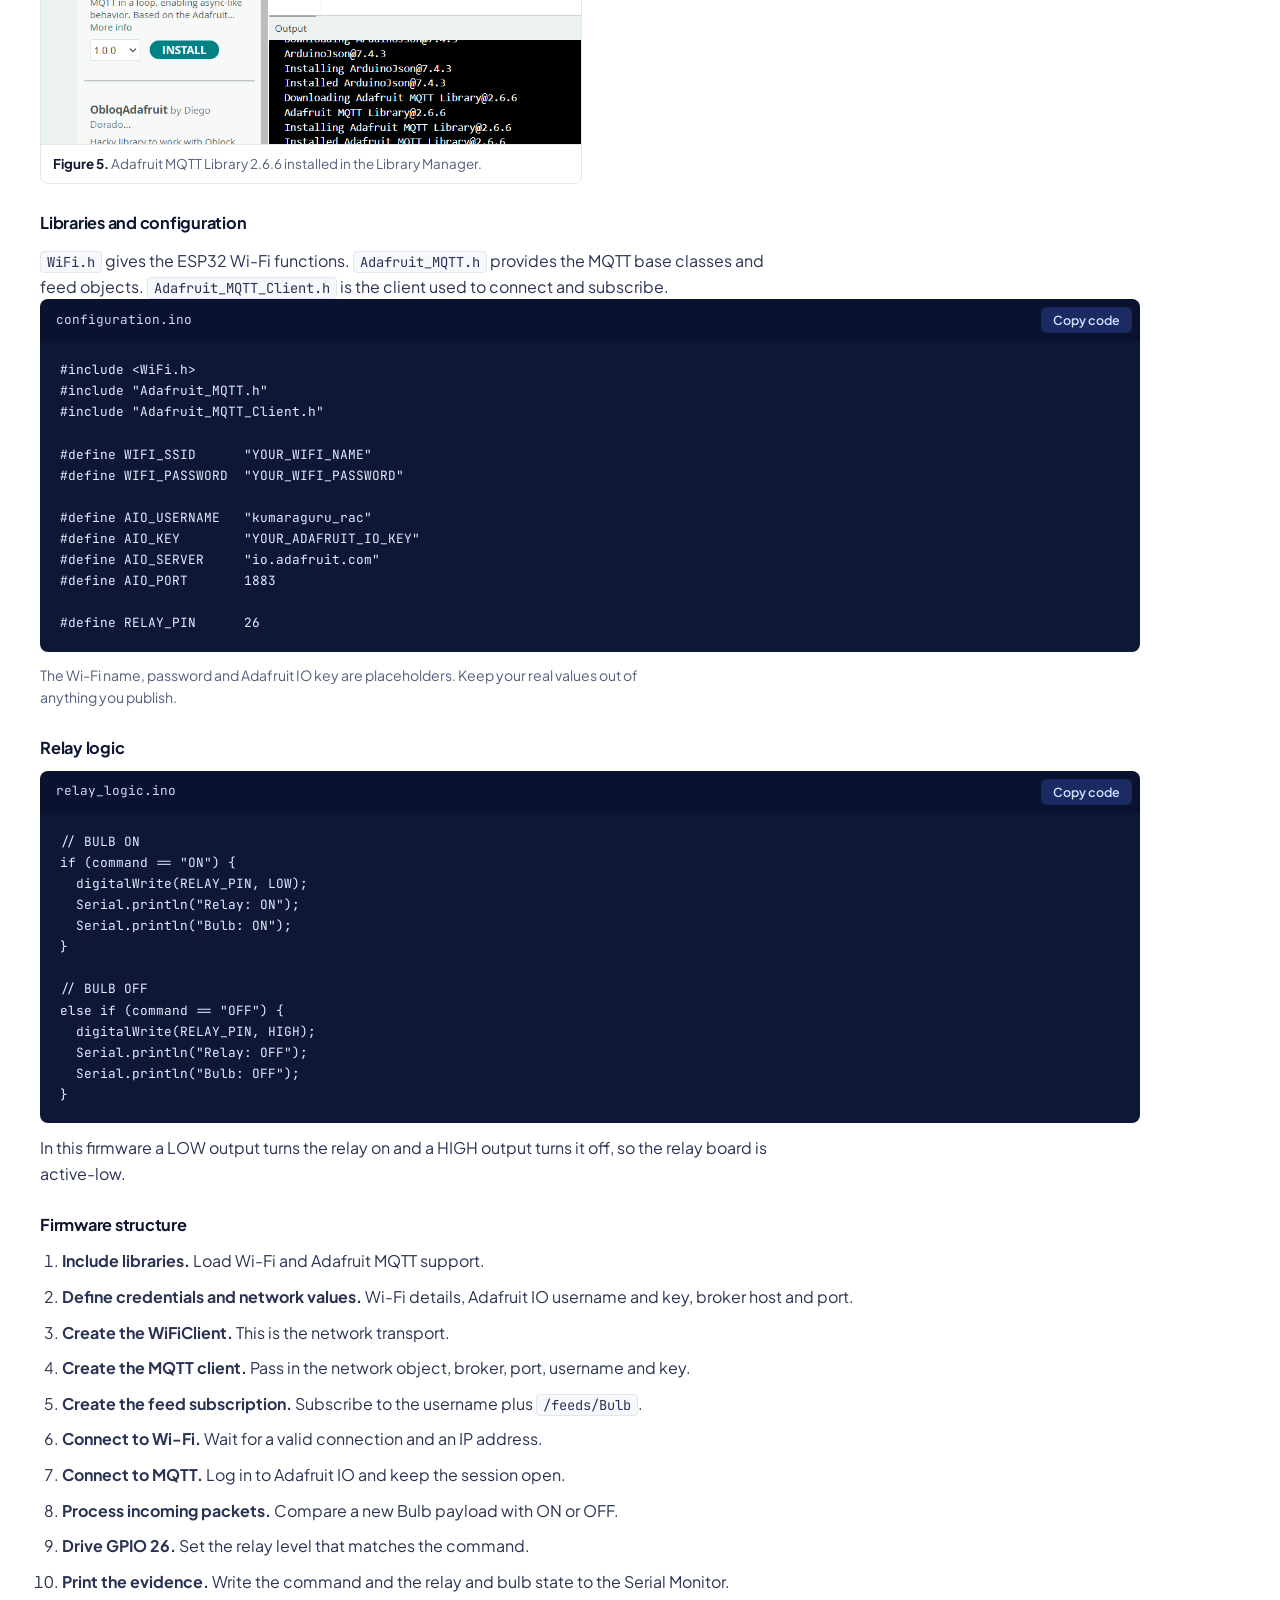
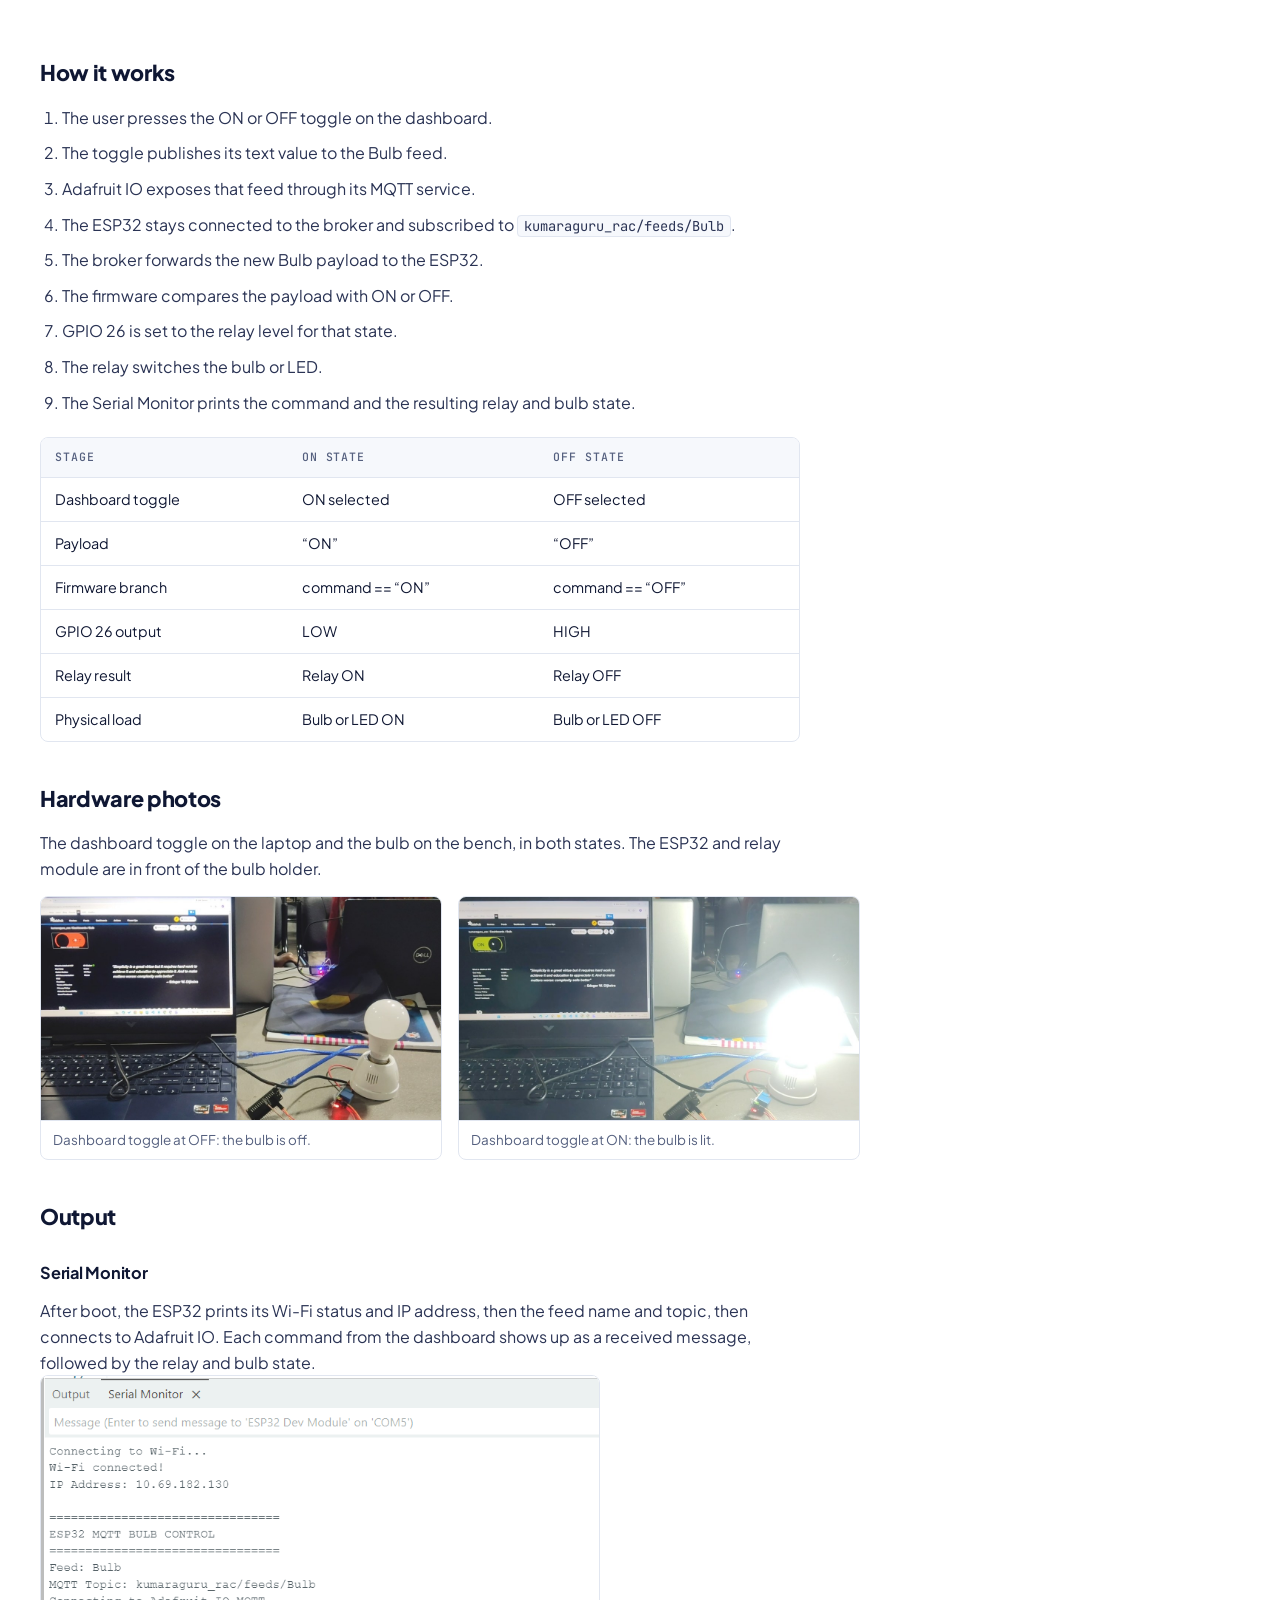
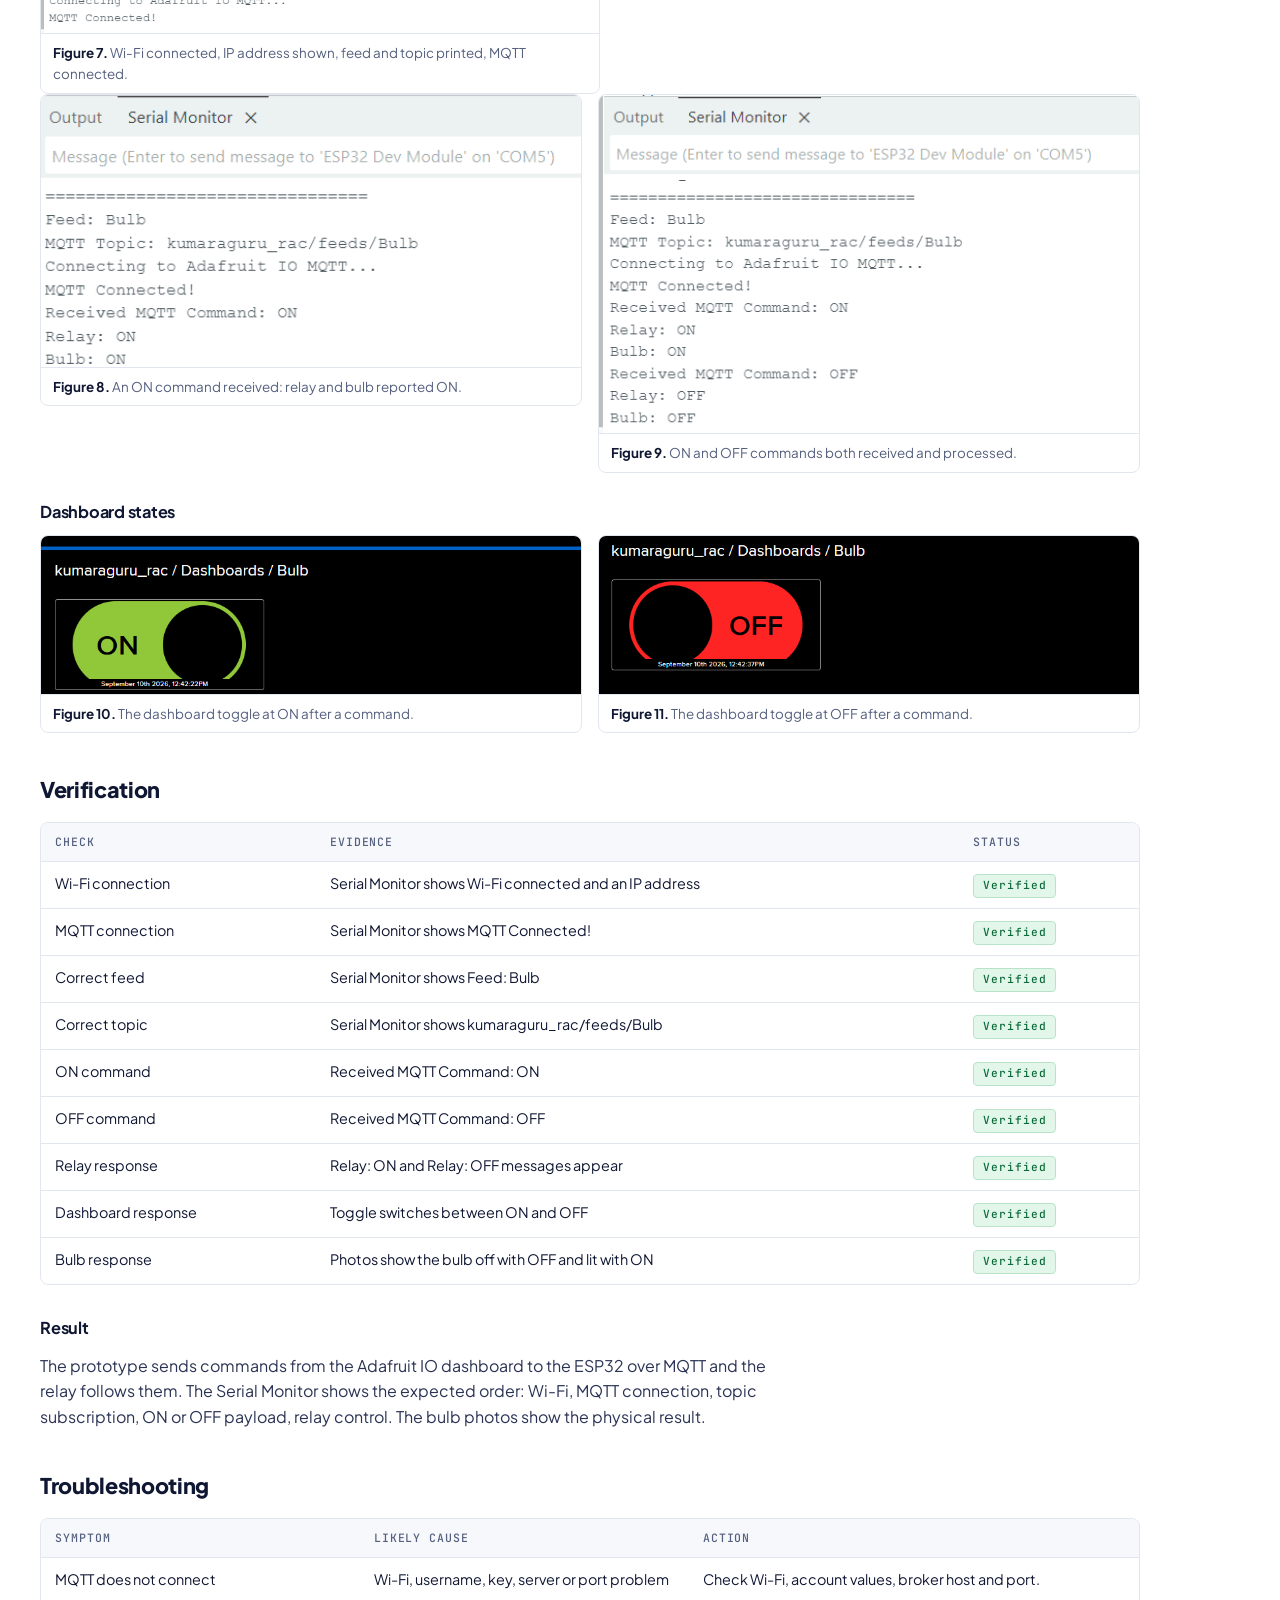
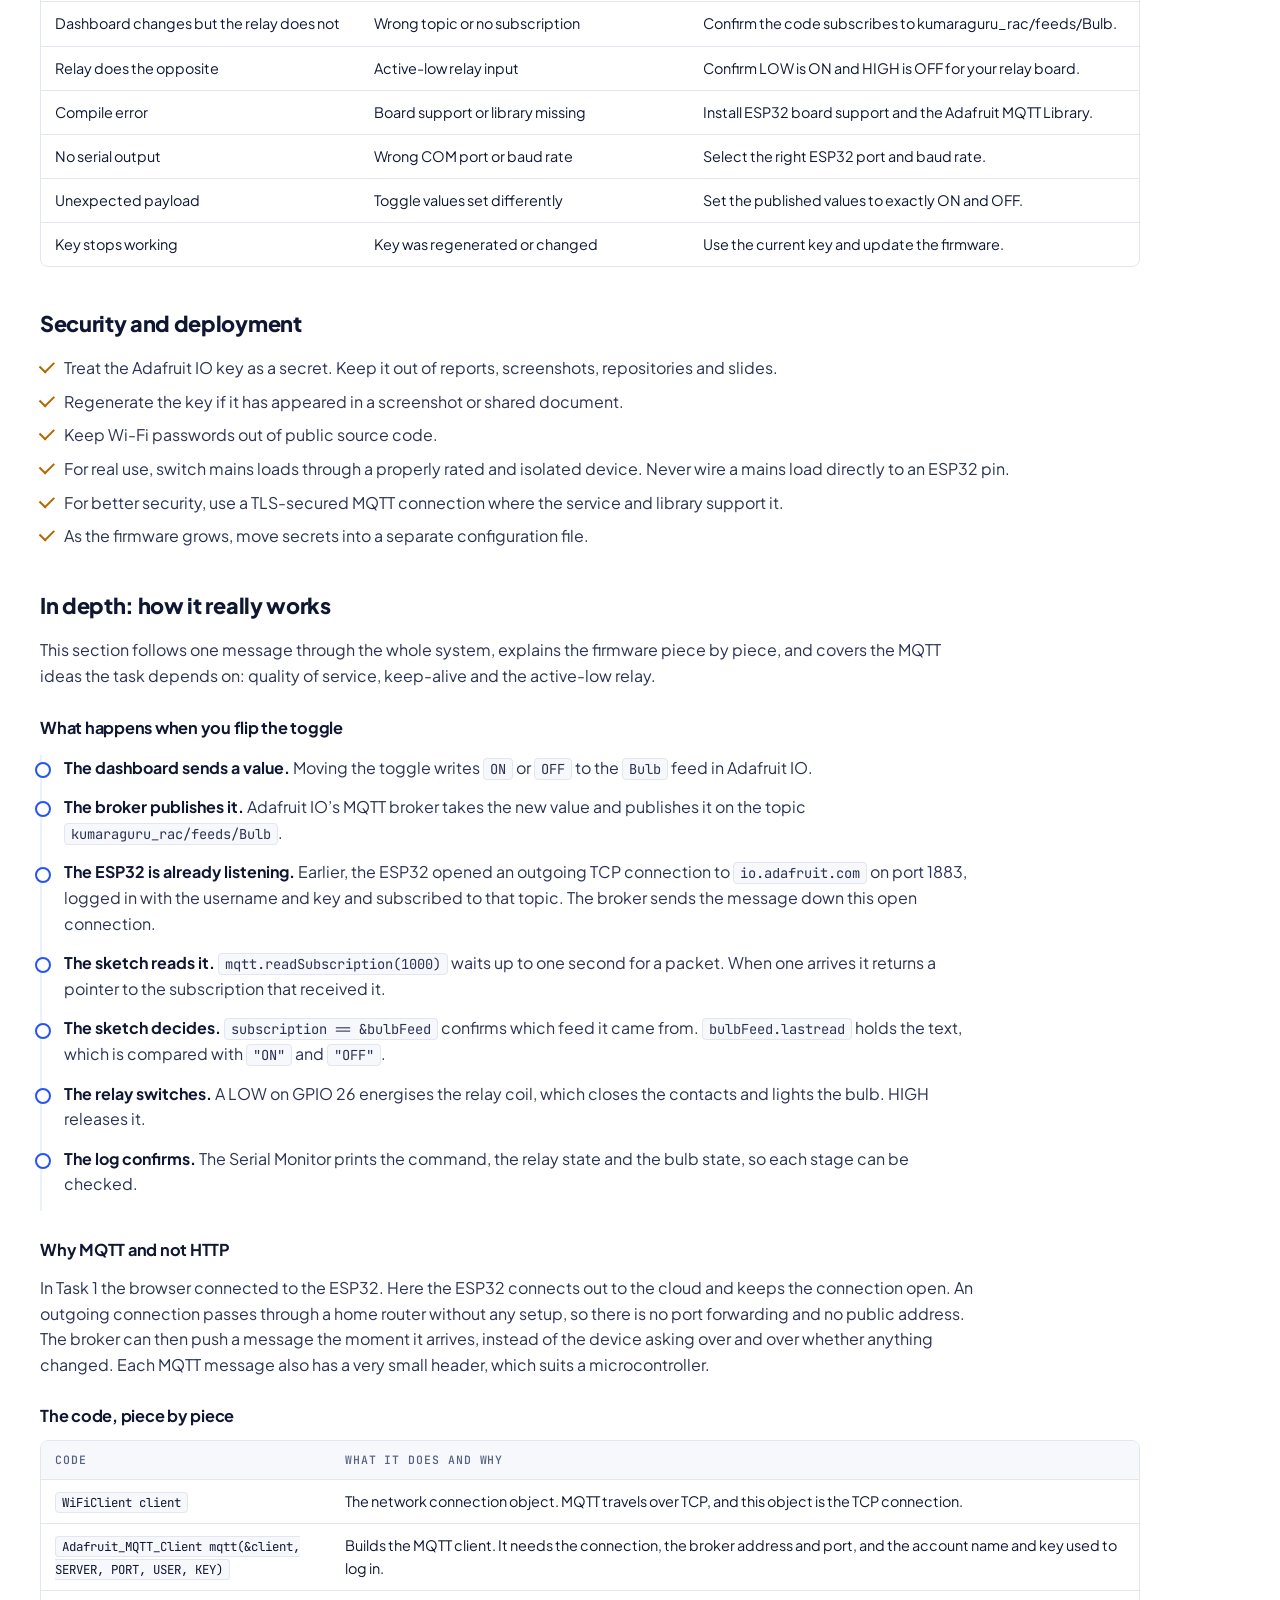
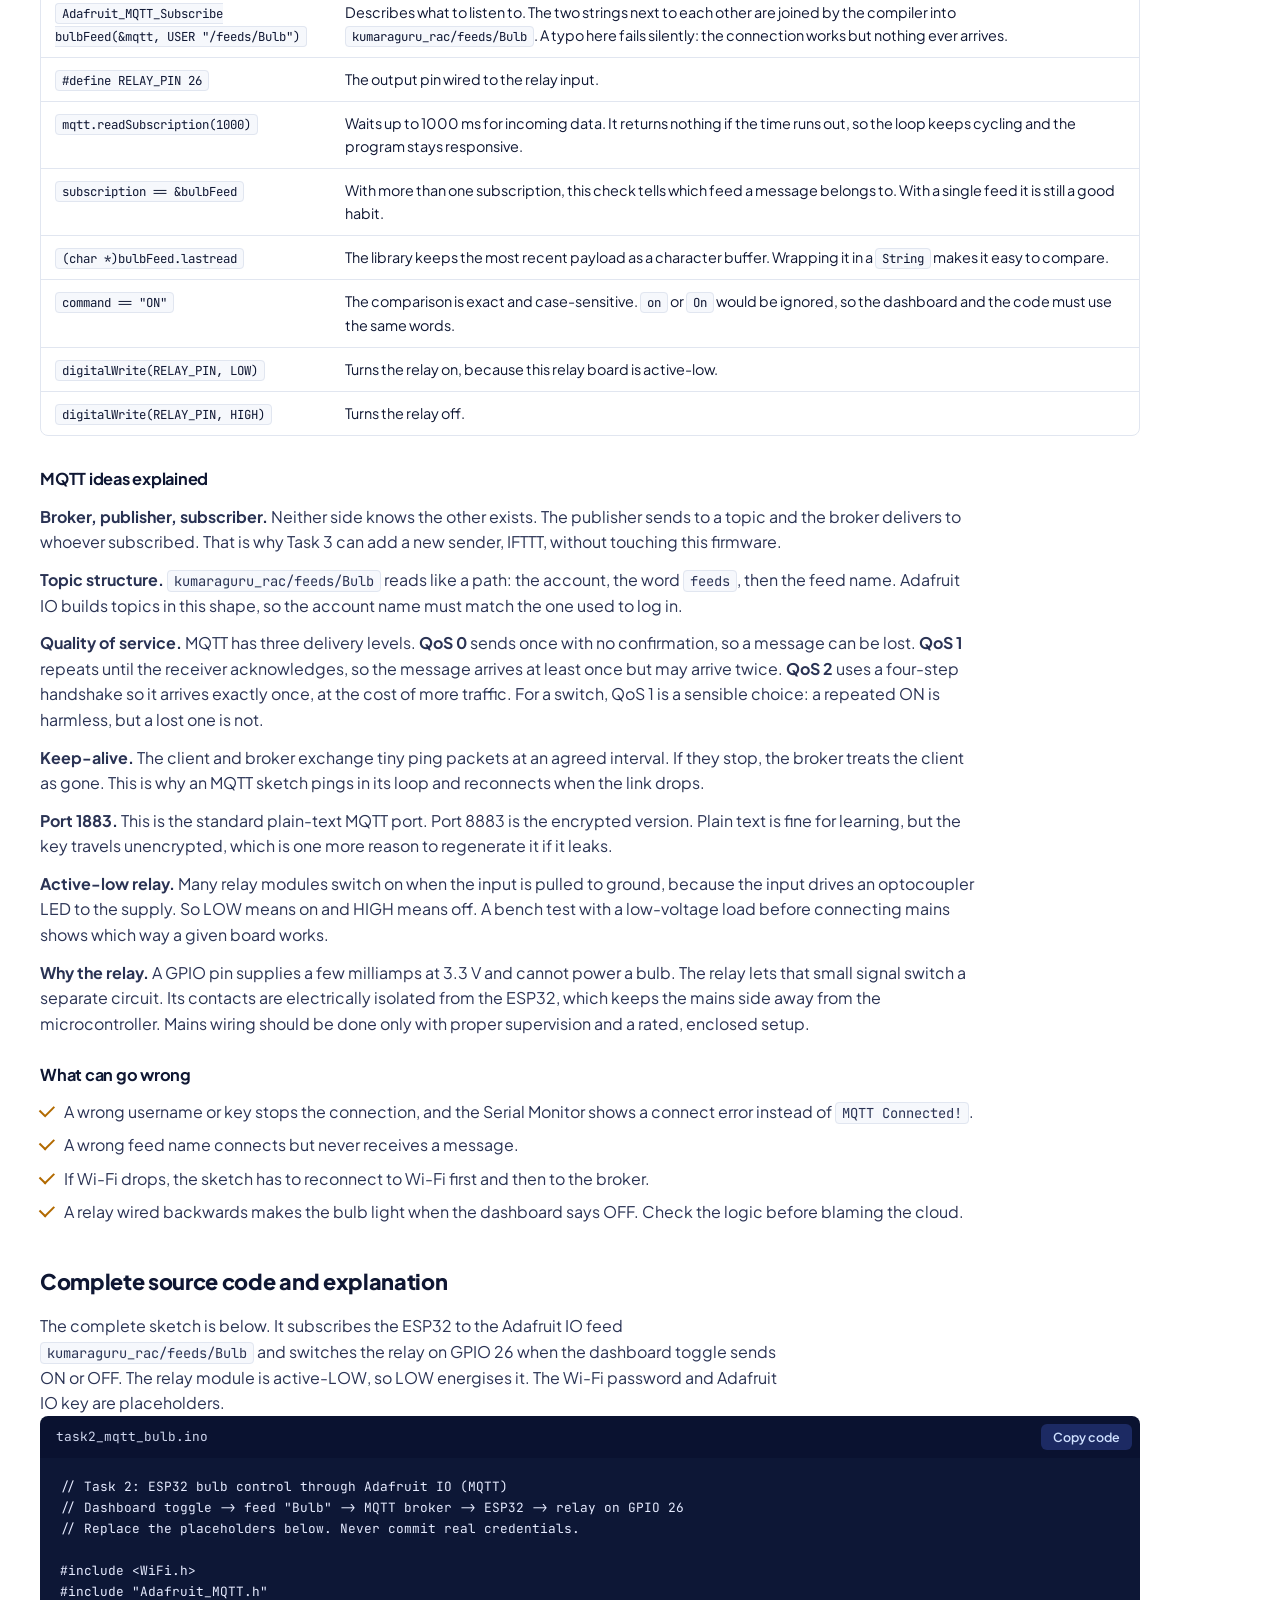
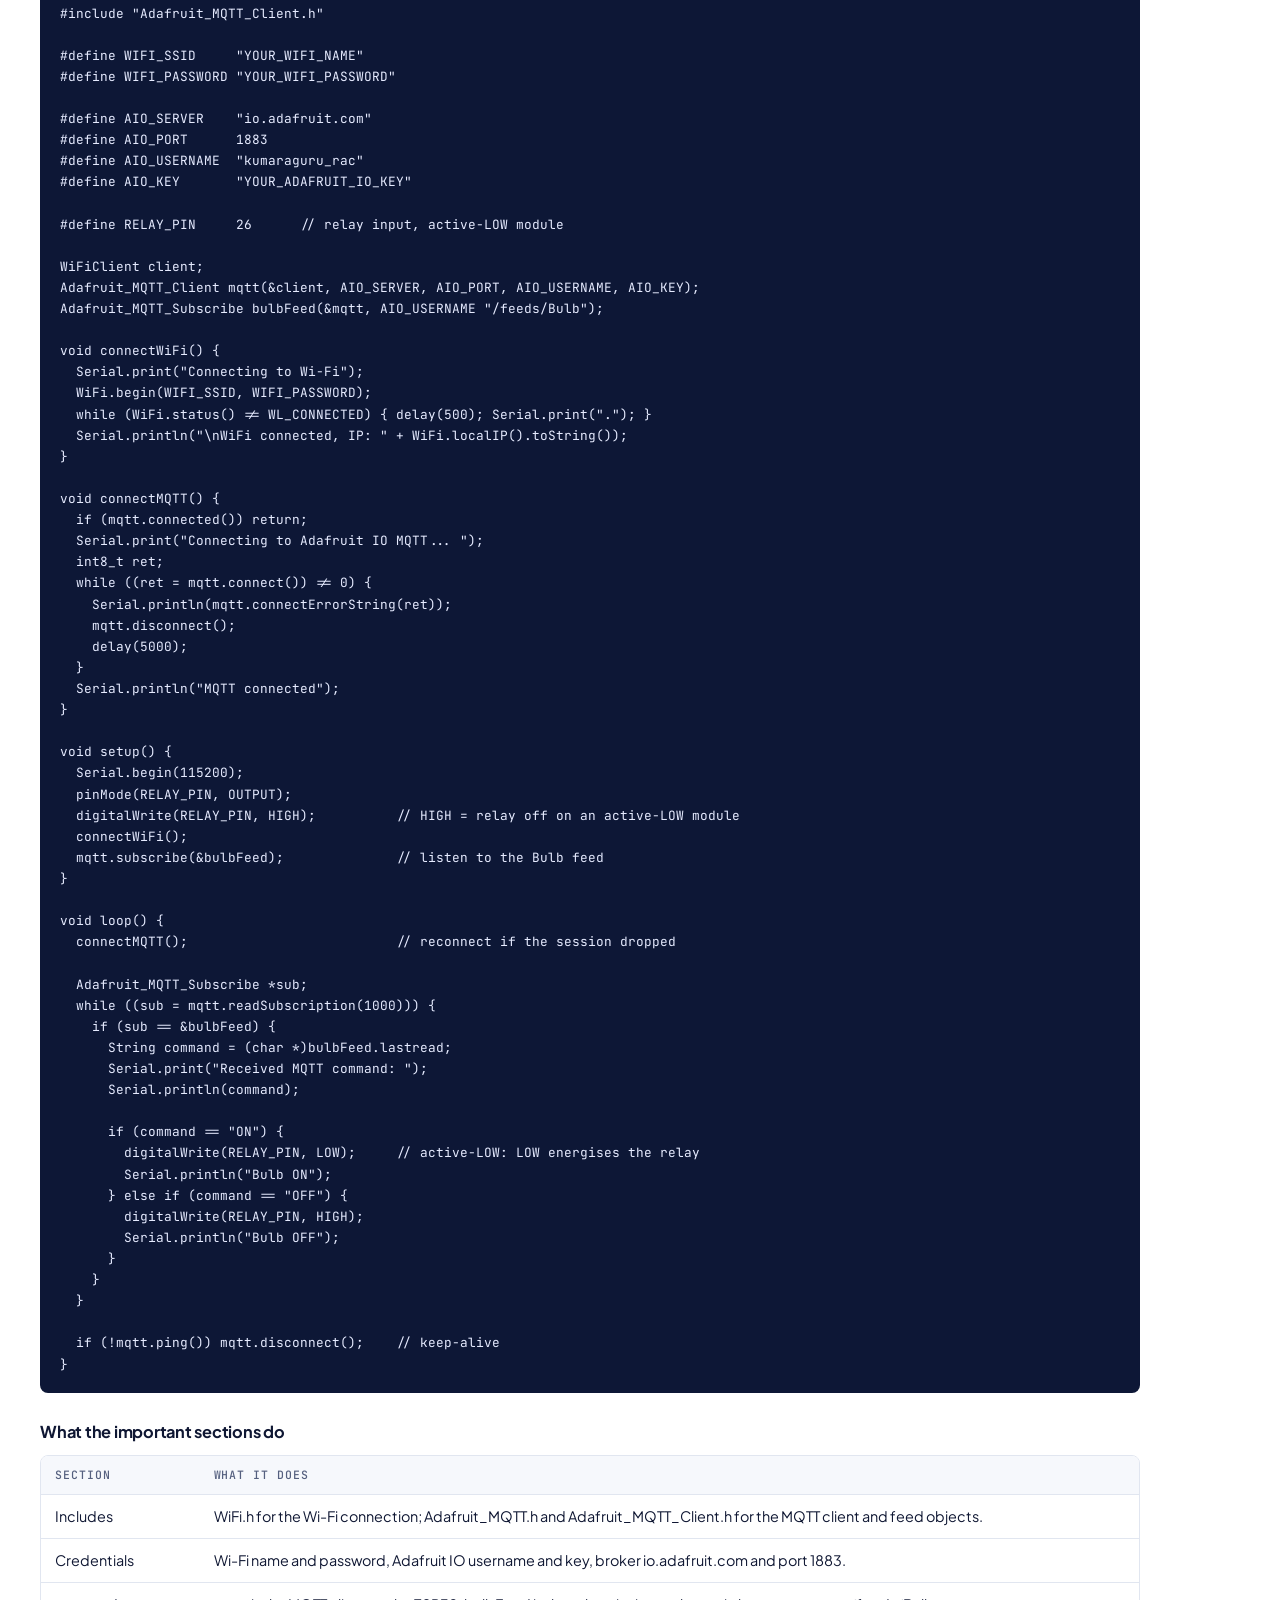
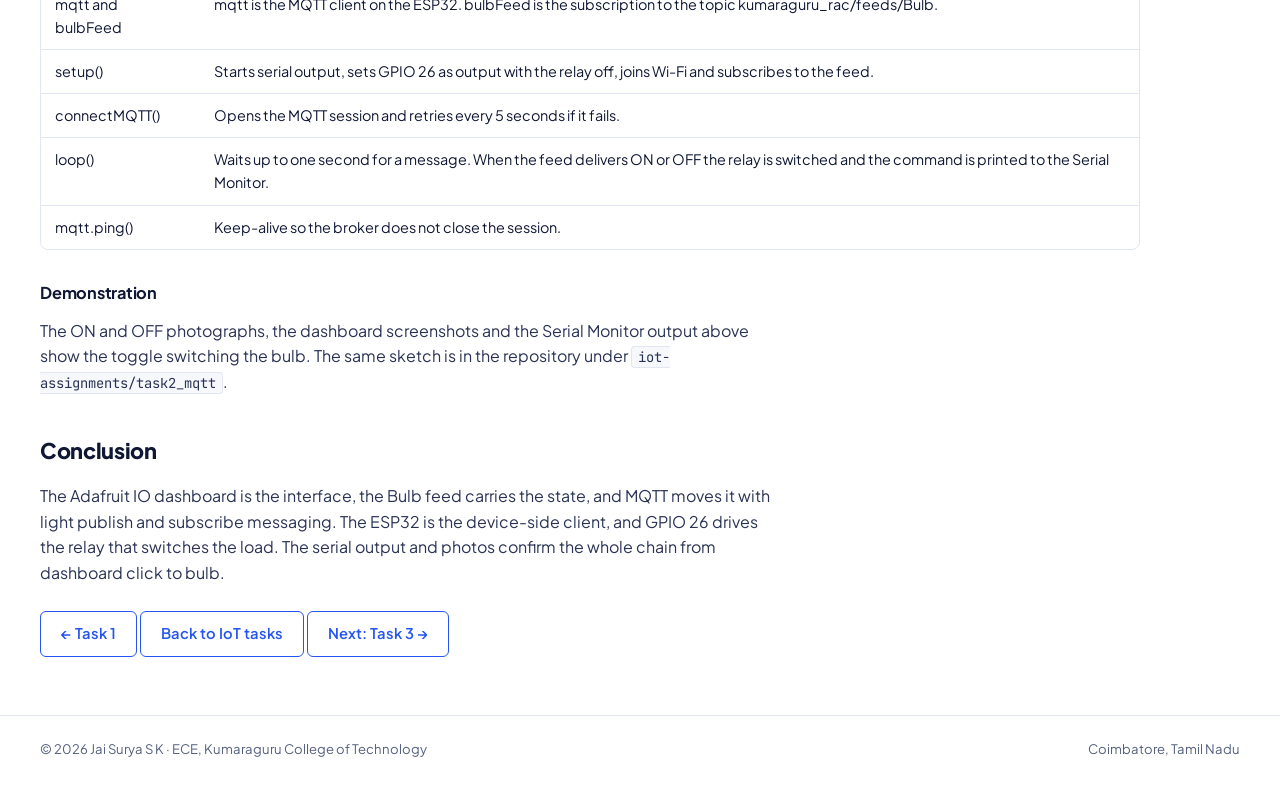
<file: iot-task2.html>
<!DOCTYPE html>
<html lang="en">
<head>
  <meta charset="utf-8">
  <meta name="viewport" content="width=device-width, initial-scale=1, viewport-fit=cover">
  <title>IoT Task 2 · Jai Surya S K</title>
  <meta name="description" content="IoT session Task 2: controlling a bulb with MQTT and Adafruit IO.">
  <link rel="preconnect" href="https://fonts.googleapis.com">
  <link rel="preconnect" href="https://fonts.gstatic.com" crossorigin>
  <link rel="stylesheet" href="https://fonts.googleapis.com/css2?family=Plus+Jakarta+Sans:wght@400;500;600;700;800&family=Caveat:wght@500;600&family=JetBrains+Mono:wght@400;500&display=swap">
  <link rel="stylesheet" href="style.css">
</head>
<body>
  <div class="main">
    <header class="topbar">
      <div class="in">
        <a class="mono-logo" href="index.html" aria-label="Jai Surya S K, home">JS</a>
        <button class="menu-btn" type="button" aria-expanded="false" aria-controls="site-nav">Menu</button>
        <nav aria-label="Main">
          <ul class="nav" id="site-nav">
          <li><a href="index.html">Home</a></li>
          <li><a href="about.html">About</a></li>
          <li><a href="skills.html">Skills</a></li>
          <li><a href="experience.html">Experience</a></li>
          <li><a href="projects.html">Projects</a></li>
          <li><a href="protosem.html" aria-current="page">ProtoSem</a></li>
          <li><a href="contact.html">Contact</a></li>
          </ul>
        </nav>
      </div>
    </header>
    <main class="page">
      <div class="crumb"><a href="protosem.html#iot">ProtoSem</a> <span>/</span> <a href="protosem.html#iot">IoT</a> <span>/</span> Task 2</div>
      <div class="page-top"><div class="eyebrow">IoT session &middot; Task 02</div><h1 class="page-title">Control a bulb from anywhere with <em>MQTT</em></h1>
      <p class="page-lede">A toggle on an Adafruit IO dashboard publishes ON or OFF. The ESP32 is subscribed over MQTT and switches a relay that drives a bulb.</p></div>

      <div class="facts-row">
        <div><span>Microcontroller</span><b>ESP32 Dev Module</b></div>
        <div><span>Cloud</span><b>Adafruit IO</b></div>
        <div><span>Protocol</span><b>MQTT, port 1883</b></div>
        <div><span>Relay pin</span><b>GPIO 26</b></div>
      </div>

      <nav class="toc" aria-label="On this page"><a href="#overview">Overview</a><a href="#parts">Components</a><a href="#mqtt">MQTT basics</a><a href="#params">Parameters</a><a href="#adafruit">Adafruit IO setup</a><a href="#arduino">Arduino IDE</a><a href="#working">How it works</a><a href="#photos">Hardware photos</a><a href="#output">Output</a><a href="#verify">Verification</a><a href="#trouble">Troubleshooting</a><a href="#security">Security</a><a href="#deep">In depth</a><a href="#checklist">Source code</a><a href="#conclusion">Conclusion</a></nav>

      <section class="doc" id="overview">
        <h2>Overview</h2>
        <p class="prose">This project switches a bulb or LED on and off from a web dashboard. The dashboard is hosted by Adafruit IO. The browser never talks to the ESP32&rsquo;s GPIO directly. Instead, the dashboard updates a feed called <code>Bulb</code>, Adafruit IO makes that value available over MQTT, and the ESP32 receives it because it is subscribed to the matching topic.</p>
        <div class="flow task-flow"><span>Adafruit IO dashboard</span> <i>&rarr;</i> <span>Bulb feed</span> <i>&rarr;</i> <span>MQTT topic</span> <i>&rarr;</i> <span>ESP32 subscriber</span> <i>&rarr;</i> <span>GPIO 26</span> <i>&rarr;</i> <span>Relay</span> <i>&rarr;</i> <span>Bulb</span></div>
        <h3 class="sub">Objectives</h3>
        <ul class="tick"><li>Connect the ESP32 to Wi-Fi and get an IP address.</li><li>Log in to Adafruit IO with the account username and key.</li><li>Create the Bulb feed and an ON and OFF toggle on a dashboard.</li><li>Send ON and OFF commands with MQTT publish and subscribe.</li><li>Process the received command in the firmware.</li><li>Drive a relay from GPIO 26 to switch the bulb or LED.</li><li>Check every stage in the Serial Monitor and on the dashboard.</li></ul>
      </section>

      <section class="doc" id="parts">
        <h2>Components and tools</h2>
        <div class="table-wrap"><table class="cmp"><thead><tr><th>Item</th><th>Purpose</th><th>Detail</th></tr></thead><tbody><tr><td>ESP32 Dev Module</td><td>Main IoT controller</td><td>Wi-Fi and MQTT client</td></tr><tr><td>Relay module</td><td>Electrical switching stage</td><td>Controlled from GPIO 26</td></tr><tr><td>Bulb or LED load</td><td>Physical output</td><td>ON and OFF</td></tr><tr><td>Wi-Fi network</td><td>Internet connection</td><td>Needed by the ESP32</td></tr><tr><td>Arduino IDE</td><td>Firmware development and upload</td><td>ESP32 selected as the board</td></tr><tr><td>Adafruit MQTT Library</td><td>MQTT implementation</td><td>Version 2.6.6</td></tr><tr><td>Adafruit IO</td><td>Dashboard, feed and MQTT service</td><td>Account kumaraguru_rac</td></tr><tr><td>Browser or PC</td><td>User interface</td><td>Operates the dashboard toggle</td></tr></tbody></table></div>
      </section>

      <section class="doc" id="mqtt">
        <h2>MQTT basics</h2>
        <p class="prose">MQTT (Message Queuing Telemetry Transport) is a light publish and subscribe protocol that is common in IoT. The sender and receiver never talk to each other. A broker receives each message and forwards it to every client subscribed to that topic.</p>
        <div class="table-wrap"><table class="cmp"><thead><tr><th>Term</th><th>Meaning</th><th>In this project</th></tr></thead><tbody><tr><td>Broker</td><td>Central server that receives and routes messages</td><td>Adafruit IO MQTT service</td></tr><tr><td>Client</td><td>Device or software connected to the broker</td><td>The ESP32</td></tr><tr><td>Publisher</td><td>Sends a message to a topic</td><td>The dashboard side, publishing the toggle value</td></tr><tr><td>Subscriber</td><td>Listens for messages on a topic</td><td>The ESP32, subscribed to the Bulb topic</td></tr><tr><td>Topic</td><td>The address a message is sent to</td><td>kumaraguru_rac/feeds/Bulb</td></tr><tr><td>Payload</td><td>The message content</td><td>ON or OFF</td></tr><tr><td>Feed</td><td>An Adafruit IO data channel</td><td>Bulb</td></tr></tbody></table></div>
        <ul class="parts" style="margin-top:18px"><li><b>Topic</b><span><code>kumaraguru_rac/feeds/Bulb</code>. <code>kumaraguru_rac</code> is the Adafruit IO username, <code>feeds</code> marks a feed route and <code>Bulb</code> is the feed name.</span></li><li><b>Client</b><span>The ESP32 first joins Wi-Fi, then uses the Adafruit MQTT library to keep a session open with Adafruit IO and wait for new values.</span></li><li><b>Payload</b><span><code>ON</code> asks for the load to be on and <code>OFF</code> asks for it to be off. These exact strings appear in the Serial Monitor.</span></li></ul>
      </section>

      <section class="doc" id="params">
        <h2>Project parameters</h2>
        <p class="prose">The ESP32 builds an MQTT client from a network connection, the broker address and port, and the account login. It then subscribes to the Bulb feed.</p>
        <div class="code-head"><span>client_and_subscription.ino</span><button class="copy" type="button" data-copy="#code-mqtt">Copy code</button></div><pre class="code" id="code-mqtt"><code>WiFiClient client;

Adafruit_MQTT_Client mqtt(
  &amp;client,
  AIO_SERVER,
  AIO_PORT,
  AIO_USERNAME,
  AIO_KEY
);

Adafruit_MQTT_Subscribe bulbFeed =
  Adafruit_MQTT_Subscribe(
    &amp;mqtt,
    AIO_USERNAME &quot;/feeds/Bulb&quot;
  );</code></pre>
        <div class="table-wrap" style="margin-top:20px"><table class="cmp"><thead><tr><th>Parameter</th><th>Value</th><th>Meaning</th></tr></thead><tbody><tr><td>client</td><td>WiFiClient object</td><td>Network transport used by the MQTT client</td></tr><tr><td>AIO_SERVER</td><td>io.adafruit.com</td><td>Host name of the Adafruit IO MQTT service</td></tr><tr><td>AIO_PORT</td><td>1883</td><td>MQTT TCP port used in the code</td></tr><tr><td>AIO_USERNAME</td><td>kumaraguru_rac</td><td>Adafruit IO account name</td></tr><tr><td>AIO_KEY</td><td>Hidden</td><td>Secret key that authenticates the account</td></tr><tr><td>RELAY_PIN</td><td>26</td><td>ESP32 GPIO connected to the relay input</td></tr><tr><td>Subscription topic</td><td>kumaraguru_rac/feeds/Bulb</td><td>Route used to receive bulb commands</td></tr><tr><td>Payload</td><td>ON / OFF</td><td>State values the firmware handles</td></tr></tbody></table></div>
        <p class="src"><b>Port and topic are different things.</b> <code>1883</code> tells the client which broker port to connect to. <code>kumaraguru_rac/feeds/Bulb</code> tells MQTT which message stream to use.</p>
      </section>

      <section class="doc" id="adafruit">
        <h2>Adafruit IO setup</h2>
        <ol class="steps"><li>Create or choose the Adafruit IO account.</li><li>Create a dashboard named <b>Bulb</b>.</li><li>Add a <b>Toggle</b> block to the dashboard.</li><li>Create the <b>Bulb</b> feed in the Default group and connect the toggle to it.</li><li>Set the button text and value to <b>ON</b> and <b>OFF</b>.</li><li>Create the block, then use the toggle to publish commands.</li></ol>
        <div class="figs wide"><figure class="shot fig"><a href="images/iot/task2/create-dashboard.png" target="_blank" rel="noopener"><img src="images/iot/task2/create-dashboard.png" alt="Adafruit IO Create a new Dashboard dialog"></a><figcaption><b>Figure 1.</b> Creating the Bulb dashboard in Adafruit IO.</figcaption></figure></div>
        <div class="figs two"><figure class="shot fig"><a href="images/iot/task2/block-types.png" target="_blank" rel="noopener"><img src="images/iot/task2/block-types.png" alt="Adafruit IO new block screen with the toggle block first in the list"></a><figcaption><b>Figure 2.</b> Choosing the Toggle block, which suits ON and OFF control.</figcaption></figure><figure class="shot fig"><a href="images/iot/task2/feed-selected.png" target="_blank" rel="noopener"><img src="images/iot/task2/feed-selected.png" alt="Connect a Feed dialog with the Bulb feed ticked"></a><figcaption><b>Figure 3.</b> The Bulb feed selected for the toggle.</figcaption></figure><figure class="shot fig"><a href="images/iot/task2/toggle-config.png" target="_blank" rel="noopener"><img src="images/iot/task2/toggle-config.png" alt="Toggle block settings with ON and OFF values"></a><figcaption><b>Figure 4.</b> Toggle settings with button text and published values set to ON and OFF.</figcaption></figure></div>
      </section>

      <section class="doc" id="arduino">
        <h2>Arduino IDE setup</h2>
        <p class="prose">With the ESP32 board package installed, the Adafruit MQTT Library (version 2.6.6) was added from the Library Manager. The sketch then compiled for the ESP32 Dev Module.</p>
        <div class="figs two"><figure class="shot fig"><a href="images/iot/task2/library.png" target="_blank" rel="noopener"><img src="images/iot/task2/library.png" alt="Arduino IDE Library Manager showing Adafruit MQTT Library 2.6.6 installed"></a><figcaption><b>Figure 5.</b> Adafruit MQTT Library 2.6.6 installed in the Library Manager.</figcaption></figure><figure class="shot fig"><a href="images/iot/task2/compile.png" target="_blank" rel="noopener"><img src="images/iot/task2/compile.png" alt="Arduino IDE compiling the MQTT sketch"></a><figcaption><b>Figure 6.</b> Compiling the sketch for the ESP32 Dev Module.</figcaption></figure></div>
        <h3 class="sub">Libraries and configuration</h3>
        <p class="prose"><code>WiFi.h</code> gives the ESP32 Wi-Fi functions. <code>Adafruit_MQTT.h</code> provides the MQTT base classes and feed objects. <code>Adafruit_MQTT_Client.h</code> is the client used to connect and subscribe.</p>
        <div class="code-head"><span>configuration.ino</span><button class="copy" type="button" data-copy="#code-config">Copy code</button></div><pre class="code" id="code-config"><code>#include &lt;WiFi.h&gt;
#include &quot;Adafruit_MQTT.h&quot;
#include &quot;Adafruit_MQTT_Client.h&quot;

#define WIFI_SSID      &quot;YOUR_WIFI_NAME&quot;
#define WIFI_PASSWORD  &quot;YOUR_WIFI_PASSWORD&quot;

#define AIO_USERNAME   &quot;kumaraguru_rac&quot;
#define AIO_KEY        &quot;YOUR_ADAFRUIT_IO_KEY&quot;
#define AIO_SERVER     &quot;io.adafruit.com&quot;
#define AIO_PORT       1883

#define RELAY_PIN      26</code></pre>
        <p class="prose small">The Wi-Fi name, password and Adafruit IO key are placeholders. Keep your real values out of anything you publish.</p>
        <h3 class="sub">Relay logic</h3>
        <div class="code-head"><span>relay_logic.ino</span><button class="copy" type="button" data-copy="#code-relay">Copy code</button></div><pre class="code" id="code-relay"><code>// BULB ON
if (command == &quot;ON&quot;) {
  digitalWrite(RELAY_PIN, LOW);
  Serial.println(&quot;Relay: ON&quot;);
  Serial.println(&quot;Bulb: ON&quot;);
}

// BULB OFF
else if (command == &quot;OFF&quot;) {
  digitalWrite(RELAY_PIN, HIGH);
  Serial.println(&quot;Relay: OFF&quot;);
  Serial.println(&quot;Bulb: OFF&quot;);
}</code></pre>
        <p class="prose">In this firmware a LOW output turns the relay on and a HIGH output turns it off, so the relay board is active-low.</p>
        <h3 class="sub">Firmware structure</h3>
        <ol class="steps"><li><b>Include libraries.</b> Load Wi-Fi and Adafruit MQTT support.</li><li><b>Define credentials and network values.</b> Wi-Fi details, Adafruit IO username and key, broker host and port.</li><li><b>Create the WiFiClient.</b> This is the network transport.</li><li><b>Create the MQTT client.</b> Pass in the network object, broker, port, username and key.</li><li><b>Create the feed subscription.</b> Subscribe to the username plus <code>/feeds/Bulb</code>.</li><li><b>Connect to Wi-Fi.</b> Wait for a valid connection and an IP address.</li><li><b>Connect to MQTT.</b> Log in to Adafruit IO and keep the session open.</li><li><b>Process incoming packets.</b> Compare a new Bulb payload with ON or OFF.</li><li><b>Drive GPIO 26.</b> Set the relay level that matches the command.</li><li><b>Print the evidence.</b> Write the command and the relay and bulb state to the Serial Monitor.</li></ol>
      </section>

      <section class="doc" id="working">
        <h2>How it works</h2>
        <ol class="steps"><li>The user presses the ON or OFF toggle on the dashboard.</li><li>The toggle publishes its text value to the Bulb feed.</li><li>Adafruit IO exposes that feed through its MQTT service.</li><li>The ESP32 stays connected to the broker and subscribed to <code>kumaraguru_rac/feeds/Bulb</code>.</li><li>The broker forwards the new Bulb payload to the ESP32.</li><li>The firmware compares the payload with ON or OFF.</li><li>GPIO 26 is set to the relay level for that state.</li><li>The relay switches the bulb or LED.</li><li>The Serial Monitor prints the command and the resulting relay and bulb state.</li></ol>
        <div class="table-wrap narrow"><table class="cmp small"><thead><tr><th>Stage</th><th>ON state</th><th>OFF state</th></tr></thead><tbody><tr><td>Dashboard toggle</td><td>ON selected</td><td>OFF selected</td></tr><tr><td>Payload</td><td>&ldquo;ON&rdquo;</td><td>&ldquo;OFF&rdquo;</td></tr><tr><td>Firmware branch</td><td>command == &ldquo;ON&rdquo;</td><td>command == &ldquo;OFF&rdquo;</td></tr><tr><td>GPIO 26 output</td><td>LOW</td><td>HIGH</td></tr><tr><td>Relay result</td><td>Relay ON</td><td>Relay OFF</td></tr><tr><td>Physical load</td><td>Bulb or LED ON</td><td>Bulb or LED OFF</td></tr></tbody></table></div>
      </section>

      <section class="doc" id="photos">
        <h2>Hardware photos</h2>
        <p class="prose">The dashboard toggle on the laptop and the bulb on the bench, in both states. The ESP32 and relay module are in front of the bulb holder.</p>
        <div class="figs pair"><figure class="shot fig"><a href="images/iot/task2/bulb-off.jpg" target="_blank" rel="noopener"><img src="images/iot/task2/bulb-off.jpg" alt="Laptop showing the Adafruit IO dashboard toggle at OFF, with the bulb unlit beside the ESP32 and relay"></a><figcaption>Dashboard toggle at OFF: the bulb is off.</figcaption></figure><figure class="shot fig"><a href="images/iot/task2/bulb-on.jpg" target="_blank" rel="noopener"><img src="images/iot/task2/bulb-on.jpg" alt="Laptop showing the Adafruit IO dashboard toggle at ON, with the bulb lit beside the ESP32 and relay"></a><figcaption>Dashboard toggle at ON: the bulb is lit.</figcaption></figure></div>
      </section>

      <section class="doc" id="output">
        <h2>Output</h2>
        <h3 class="sub">Serial Monitor</h3>
        <p class="prose">After boot, the ESP32 prints its Wi-Fi status and IP address, then the feed name and topic, then connects to Adafruit IO. Each command from the dashboard shows up as a received message, followed by the relay and bulb state.</p>
        <div class="figs"><figure class="shot fig"><a href="images/iot/task2/serial-connect.png" target="_blank" rel="noopener"><img src="images/iot/task2/serial-connect.png" alt="Serial Monitor showing Wi-Fi connected, the IP address, the Bulb topic and MQTT Connected"></a><figcaption><b>Figure 7.</b> Wi-Fi connected, IP address shown, feed and topic printed, MQTT connected.</figcaption></figure></div>
        <div class="figs two"><figure class="shot fig"><a href="images/iot/task2/serial-on.png" target="_blank" rel="noopener"><img src="images/iot/task2/serial-on.png" alt="Serial Monitor showing Received MQTT Command ON, Relay ON, Bulb ON"></a><figcaption><b>Figure 8.</b> An ON command received: relay and bulb reported ON.</figcaption></figure><figure class="shot fig"><a href="images/iot/task2/serial-both.png" target="_blank" rel="noopener"><img src="images/iot/task2/serial-both.png" alt="Serial Monitor showing ON then OFF commands with relay and bulb states"></a><figcaption><b>Figure 9.</b> ON and OFF commands both received and processed.</figcaption></figure></div>
        <h3 class="sub">Dashboard states</h3>
        <div class="figs two"><figure class="shot fig"><a href="images/iot/task2/dash-on.png" target="_blank" rel="noopener"><img src="images/iot/task2/dash-on.png" alt="Adafruit IO Bulb dashboard with the toggle at ON"></a><figcaption><b>Figure 10.</b> The dashboard toggle at ON after a command.</figcaption></figure><figure class="shot fig"><a href="images/iot/task2/dash-off.png" target="_blank" rel="noopener"><img src="images/iot/task2/dash-off.png" alt="Adafruit IO Bulb dashboard with the toggle at OFF"></a><figcaption><b>Figure 11.</b> The dashboard toggle at OFF after a command.</figcaption></figure></div>
      </section>

      <section class="doc" id="verify">
        <h2>Verification</h2>
        <div class="table-wrap"><table class="cmp"><thead><tr><th>Check</th><th>Evidence</th><th>Status</th></tr></thead><tbody><tr><td>Wi-Fi connection</td><td>Serial Monitor shows Wi-Fi connected and an IP address</td><td><span class="pass">Verified</span></td></tr><tr><td>MQTT connection</td><td>Serial Monitor shows MQTT Connected!</td><td><span class="pass">Verified</span></td></tr><tr><td>Correct feed</td><td>Serial Monitor shows Feed: Bulb</td><td><span class="pass">Verified</span></td></tr><tr><td>Correct topic</td><td>Serial Monitor shows kumaraguru_rac/feeds/Bulb</td><td><span class="pass">Verified</span></td></tr><tr><td>ON command</td><td>Received MQTT Command: ON</td><td><span class="pass">Verified</span></td></tr><tr><td>OFF command</td><td>Received MQTT Command: OFF</td><td><span class="pass">Verified</span></td></tr><tr><td>Relay response</td><td>Relay: ON and Relay: OFF messages appear</td><td><span class="pass">Verified</span></td></tr><tr><td>Dashboard response</td><td>Toggle switches between ON and OFF</td><td><span class="pass">Verified</span></td></tr><tr><td>Bulb response</td><td>Photos show the bulb off with OFF and lit with ON</td><td><span class="pass">Verified</span></td></tr></tbody></table></div>
        <h3 class="sub">Result</h3>
        <p class="prose">The prototype sends commands from the Adafruit IO dashboard to the ESP32 over MQTT and the relay follows them. The Serial Monitor shows the expected order: Wi-Fi, MQTT connection, topic subscription, ON or OFF payload, relay control. The bulb photos show the physical result.</p>
      </section>

      <section class="doc" id="trouble">
        <h2>Troubleshooting</h2>
        <div class="table-wrap"><table class="cmp"><thead><tr><th>Symptom</th><th>Likely cause</th><th>Action</th></tr></thead><tbody><tr><td>MQTT does not connect</td><td>Wi-Fi, username, key, server or port problem</td><td>Check Wi-Fi, account values, broker host and port.</td></tr><tr><td>Dashboard changes but the relay does not</td><td>Wrong topic or no subscription</td><td>Confirm the code subscribes to kumaraguru_rac/feeds/Bulb.</td></tr><tr><td>Relay does the opposite</td><td>Active-low relay input</td><td>Confirm LOW is ON and HIGH is OFF for your relay board.</td></tr><tr><td>Compile error</td><td>Board support or library missing</td><td>Install ESP32 board support and the Adafruit MQTT Library.</td></tr><tr><td>No serial output</td><td>Wrong COM port or baud rate</td><td>Select the right ESP32 port and baud rate.</td></tr><tr><td>Unexpected payload</td><td>Toggle values set differently</td><td>Set the published values to exactly ON and OFF.</td></tr><tr><td>Key stops working</td><td>Key was regenerated or changed</td><td>Use the current key and update the firmware.</td></tr></tbody></table></div>
      </section>

      <section class="doc" id="security">
        <h2>Security and deployment</h2>
        <ul class="tick warn"><li>Treat the Adafruit IO key as a secret. Keep it out of reports, screenshots, repositories and slides.</li><li>Regenerate the key if it has appeared in a screenshot or shared document.</li><li>Keep Wi-Fi passwords out of public source code.</li><li>For real use, switch mains loads through a properly rated and isolated device. Never wire a mains load directly to an ESP32 pin.</li><li>For better security, use a TLS-secured MQTT connection where the service and library support it.</li><li>As the firmware grows, move secrets into a separate configuration file.</li></ul>
      </section>

      <section class="doc deep" id="deep"><h2>In depth: how it really works</h2><p class="prose">This section follows one message through the whole system, explains the firmware piece by piece, and covers the MQTT ideas the task depends on: quality of service, keep-alive and the active-low relay.</p>
<h3 class="sub">What happens when you flip the toggle</h3><ol class="trace"><li><b>The dashboard sends a value.</b> Moving the toggle writes <code>ON</code> or <code>OFF</code> to the <code>Bulb</code> feed in Adafruit IO.</li><li><b>The broker publishes it.</b> Adafruit IO&rsquo;s MQTT broker takes the new value and publishes it on the topic <code>kumaraguru_rac/feeds/Bulb</code>.</li><li><b>The ESP32 is already listening.</b> Earlier, the ESP32 opened an outgoing TCP connection to <code>io.adafruit.com</code> on port 1883, logged in with the username and key and subscribed to that topic. The broker sends the message down this open connection.</li><li><b>The sketch reads it.</b> <code>mqtt.readSubscription(1000)</code> waits up to one second for a packet. When one arrives it returns a pointer to the subscription that received it.</li><li><b>The sketch decides.</b> <code>subscription == &amp;bulbFeed</code> confirms which feed it came from. <code>bulbFeed.lastread</code> holds the text, which is compared with <code>&quot;ON&quot;</code> and <code>&quot;OFF&quot;</code>.</li><li><b>The relay switches.</b> A LOW on GPIO 26 energises the relay coil, which closes the contacts and lights the bulb. HIGH releases it.</li><li><b>The log confirms.</b> The Serial Monitor prints the command, the relay state and the bulb state, so each stage can be checked.</li></ol><h3 class="sub">Why MQTT and not HTTP</h3>
<p class="prose">In Task 1 the browser connected to the ESP32. Here the ESP32 connects out to the cloud and keeps the connection open. An outgoing connection passes through a home router without any setup, so there is no port forwarding and no public address. The broker can then push a message the moment it arrives, instead of the device asking over and over whether anything changed. Each MQTT message also has a very small header, which suits a microcontroller.</p>
<h3 class="sub">The code, piece by piece</h3><div class="table-wrap"><table class="cmp"><thead><tr><th>Code</th><th>What it does and why</th></tr></thead><tbody><tr><td><code>WiFiClient client</code></td><td>The network connection object. MQTT travels over TCP, and this object is the TCP connection.</td></tr><tr><td><code>Adafruit_MQTT_Client mqtt(&amp;client, SERVER, PORT, USER, KEY)</code></td><td>Builds the MQTT client. It needs the connection, the broker address and port, and the account name and key used to log in.</td></tr><tr><td><code>Adafruit_MQTT_Subscribe bulbFeed(&amp;mqtt, USER &quot;/feeds/Bulb&quot;)</code></td><td>Describes what to listen to. The two strings next to each other are joined by the compiler into <code>kumaraguru_rac/feeds/Bulb</code>. A typo here fails silently: the connection works but nothing ever arrives.</td></tr><tr><td><code>#define RELAY_PIN 26</code></td><td>The output pin wired to the relay input.</td></tr><tr><td><code>mqtt.readSubscription(1000)</code></td><td>Waits up to 1000 ms for incoming data. It returns nothing if the time runs out, so the loop keeps cycling and the program stays responsive.</td></tr><tr><td><code>subscription == &amp;bulbFeed</code></td><td>With more than one subscription, this check tells which feed a message belongs to. With a single feed it is still a good habit.</td></tr><tr><td><code>(char *)bulbFeed.lastread</code></td><td>The library keeps the most recent payload as a character buffer. Wrapping it in a <code>String</code> makes it easy to compare.</td></tr><tr><td><code>command == &quot;ON&quot;</code></td><td>The comparison is exact and case-sensitive. <code>on</code> or <code>On</code> would be ignored, so the dashboard and the code must use the same words.</td></tr><tr><td><code>digitalWrite(RELAY_PIN, LOW)</code></td><td>Turns the relay on, because this relay board is active-low.</td></tr><tr><td><code>digitalWrite(RELAY_PIN, HIGH)</code></td><td>Turns the relay off.</td></tr></tbody></table></div><h3 class="sub">MQTT ideas explained</h3>
<p class="prose"><b>Broker, publisher, subscriber.</b> Neither side knows the other exists. The publisher sends to a topic and the broker delivers to whoever subscribed. That is why Task 3 can add a new sender, IFTTT, without touching this firmware.</p>
<p class="prose"><b>Topic structure.</b> <code>kumaraguru_rac/feeds/Bulb</code> reads like a path: the account, the word <code>feeds</code>, then the feed name. Adafruit IO builds topics in this shape, so the account name must match the one used to log in.</p>
<p class="prose"><b>Quality of service.</b> MQTT has three delivery levels. <b>QoS 0</b> sends once with no confirmation, so a message can be lost. <b>QoS 1</b> repeats until the receiver acknowledges, so the message arrives at least once but may arrive twice. <b>QoS 2</b> uses a four-step handshake so it arrives exactly once, at the cost of more traffic. For a switch, QoS 1 is a sensible choice: a repeated ON is harmless, but a lost one is not.</p>
<p class="prose"><b>Keep-alive.</b> The client and broker exchange tiny ping packets at an agreed interval. If they stop, the broker treats the client as gone. This is why an MQTT sketch pings in its loop and reconnects when the link drops.</p>
<p class="prose"><b>Port 1883.</b> This is the standard plain-text MQTT port. Port 8883 is the encrypted version. Plain text is fine for learning, but the key travels unencrypted, which is one more reason to regenerate it if it leaks.</p>
<p class="prose"><b>Active-low relay.</b> Many relay modules switch on when the input is pulled to ground, because the input drives an optocoupler LED to the supply. So LOW means on and HIGH means off. A bench test with a low-voltage load before connecting mains shows which way a given board works.</p>
<p class="prose"><b>Why the relay.</b> A GPIO pin supplies a few milliamps at 3.3 V and cannot power a bulb. The relay lets that small signal switch a separate circuit. Its contacts are electrically isolated from the ESP32, which keeps the mains side away from the microcontroller. Mains wiring should be done only with proper supervision and a rated, enclosed setup.</p>
<h3 class="sub">What can go wrong</h3>
<ul class="tick warn"><li>A wrong username or key stops the connection, and the Serial Monitor shows a connect error instead of <code>MQTT Connected!</code>.</li><li>A wrong feed name connects but never receives a message.</li><li>If Wi-Fi drops, the sketch has to reconnect to Wi-Fi first and then to the broker.</li><li>A relay wired backwards makes the bulb light when the dashboard says OFF. Check the logic before blaming the cloud.</li></ul></section>

      <section class="doc" id="checklist">
        <h2>Complete source code and explanation</h2>
<p class="prose">The complete sketch is below. It subscribes the ESP32 to the Adafruit IO feed <code>kumaraguru_rac/feeds/Bulb</code> and switches the relay on GPIO 26 when the dashboard toggle sends ON or OFF. The relay module is active-LOW, so LOW energises it. The Wi-Fi password and Adafruit IO key are placeholders.</p><div class="code-head"><span>task2_mqtt_bulb.ino</span><button class="copy" type="button" data-copy="#code-t2">Copy code</button></div><pre class="code" id="code-t2"><code>// Task 2: ESP32 bulb control through Adafruit IO (MQTT)
// Dashboard toggle -&gt; feed &quot;Bulb&quot; -&gt; MQTT broker -&gt; ESP32 -&gt; relay on GPIO 26
// Replace the placeholders below. Never commit real credentials.

#include &lt;WiFi.h&gt;
#include &quot;Adafruit_MQTT.h&quot;
#include &quot;Adafruit_MQTT_Client.h&quot;

#define WIFI_SSID     &quot;YOUR_WIFI_NAME&quot;
#define WIFI_PASSWORD &quot;YOUR_WIFI_PASSWORD&quot;

#define AIO_SERVER    &quot;io.adafruit.com&quot;
#define AIO_PORT      1883
#define AIO_USERNAME  &quot;kumaraguru_rac&quot;
#define AIO_KEY       &quot;YOUR_ADAFRUIT_IO_KEY&quot;

#define RELAY_PIN     26      // relay input, active-LOW module

WiFiClient client;
Adafruit_MQTT_Client mqtt(&amp;client, AIO_SERVER, AIO_PORT, AIO_USERNAME, AIO_KEY);
Adafruit_MQTT_Subscribe bulbFeed(&amp;mqtt, AIO_USERNAME &quot;/feeds/Bulb&quot;);

void connectWiFi() {
  Serial.print(&quot;Connecting to Wi-Fi&quot;);
  WiFi.begin(WIFI_SSID, WIFI_PASSWORD);
  while (WiFi.status() != WL_CONNECTED) { delay(500); Serial.print(&quot;.&quot;); }
  Serial.println(&quot;\nWiFi connected, IP: &quot; + WiFi.localIP().toString());
}

void connectMQTT() {
  if (mqtt.connected()) return;
  Serial.print(&quot;Connecting to Adafruit IO MQTT... &quot;);
  int8_t ret;
  while ((ret = mqtt.connect()) != 0) {
    Serial.println(mqtt.connectErrorString(ret));
    mqtt.disconnect();
    delay(5000);
  }
  Serial.println(&quot;MQTT connected&quot;);
}

void setup() {
  Serial.begin(115200);
  pinMode(RELAY_PIN, OUTPUT);
  digitalWrite(RELAY_PIN, HIGH);          // HIGH = relay off on an active-LOW module
  connectWiFi();
  mqtt.subscribe(&amp;bulbFeed);              // listen to the Bulb feed
}

void loop() {
  connectMQTT();                          // reconnect if the session dropped

  Adafruit_MQTT_Subscribe *sub;
  while ((sub = mqtt.readSubscription(1000))) {
    if (sub == &amp;bulbFeed) {
      String command = (char *)bulbFeed.lastread;
      Serial.print(&quot;Received MQTT command: &quot;);
      Serial.println(command);

      if (command == &quot;ON&quot;) {
        digitalWrite(RELAY_PIN, LOW);     // active-LOW: LOW energises the relay
        Serial.println(&quot;Bulb ON&quot;);
      } else if (command == &quot;OFF&quot;) {
        digitalWrite(RELAY_PIN, HIGH);
        Serial.println(&quot;Bulb OFF&quot;);
      }
    }
  }

  if (!mqtt.ping()) mqtt.disconnect();    // keep-alive
}
</code></pre><h3 class="sub">What the important sections do</h3><div class="table-wrap"><table class="cmp"><thead><tr><th>Section</th><th>What it does</th></tr></thead><tbody><tr><td>Includes</td><td>WiFi.h for the Wi-Fi connection; Adafruit_MQTT.h and Adafruit_MQTT_Client.h for the MQTT client and feed objects.</td></tr><tr><td>Credentials</td><td>Wi-Fi name and password, Adafruit IO username and key, broker io.adafruit.com and port 1883.</td></tr><tr><td>mqtt and bulbFeed</td><td>mqtt is the MQTT client on the ESP32. bulbFeed is the subscription to the topic kumaraguru_rac/feeds/Bulb.</td></tr><tr><td>setup()</td><td>Starts serial output, sets GPIO 26 as output with the relay off, joins Wi-Fi and subscribes to the feed.</td></tr><tr><td>connectMQTT()</td><td>Opens the MQTT session and retries every 5 seconds if it fails.</td></tr><tr><td>loop()</td><td>Waits up to one second for a message. When the feed delivers ON or OFF the relay is switched and the command is printed to the Serial Monitor.</td></tr><tr><td>mqtt.ping()</td><td>Keep-alive so the broker does not close the session.</td></tr></tbody></table></div><h3 class="sub">Demonstration</h3><p class="prose">The ON and OFF photographs, the dashboard screenshots and the Serial Monitor output above show the toggle switching the bulb. The same sketch is in the repository under <code>iot-assignments/task2_mqtt</code>.</p>
      </section>

      <section class="doc" id="conclusion">
        <h2>Conclusion</h2>
        <p class="prose">The Adafruit IO dashboard is the interface, the Bulb feed carries the state, and MQTT moves it with light publish and subscribe messaging. The ESP32 is the device-side client, and GPIO 26 drives the relay that switches the load. The serial output and photos confirm the whole chain from dashboard click to bulb.</p>
        <div class="pager"><a class="btn line" href="iot-task1.html">&larr; Task 1</a> <a class="btn line" href="protosem.html#iot">Back to IoT tasks</a> <a class="btn line" href="iot-task3.html">Next: Task 3 &rarr;</a></div>
      </section>
    </main>
    <footer class="foot">
      <span>&copy; <span data-year>2026</span> Jai Surya S K · ECE, Kumaraguru College of Technology</span>
      <span>Coimbatore, Tamil Nadu</span>
    </footer>
  </div>
  <script src="script.js"></script>
</body>
</html>
</file>
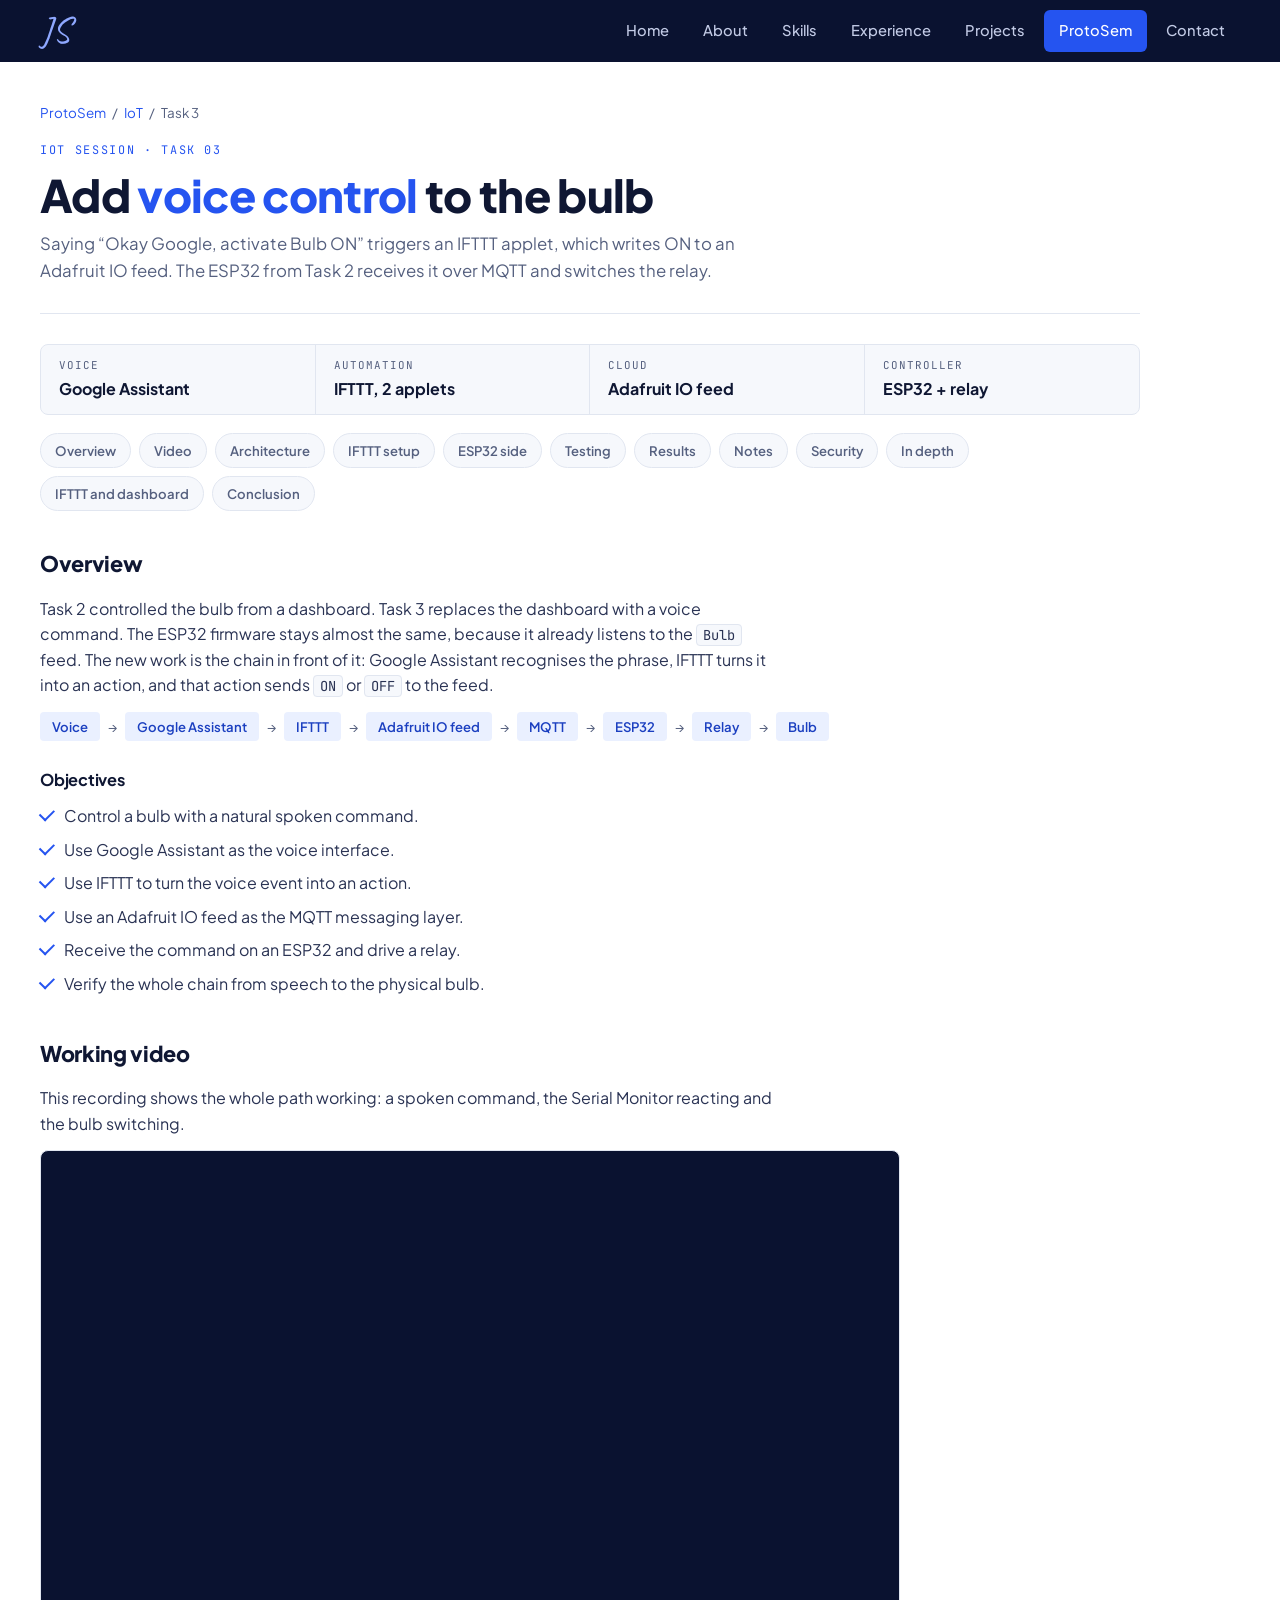
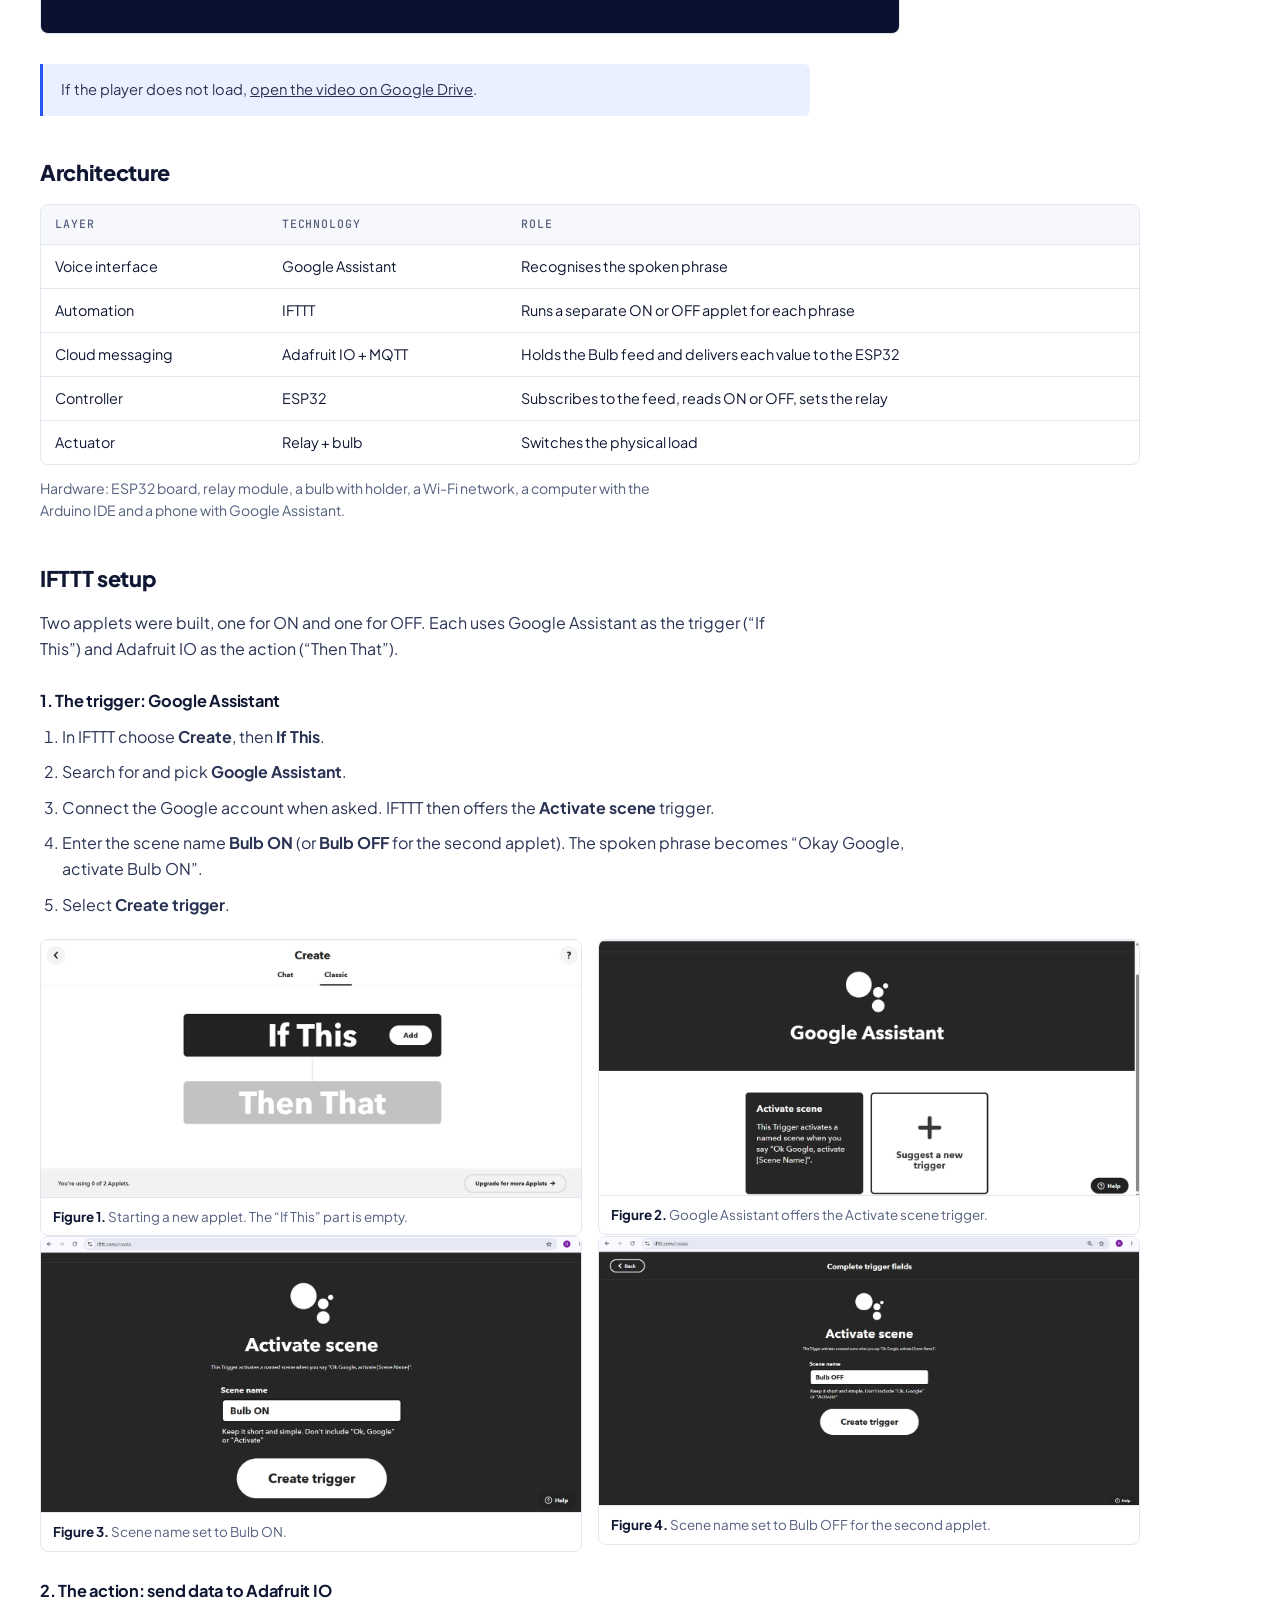
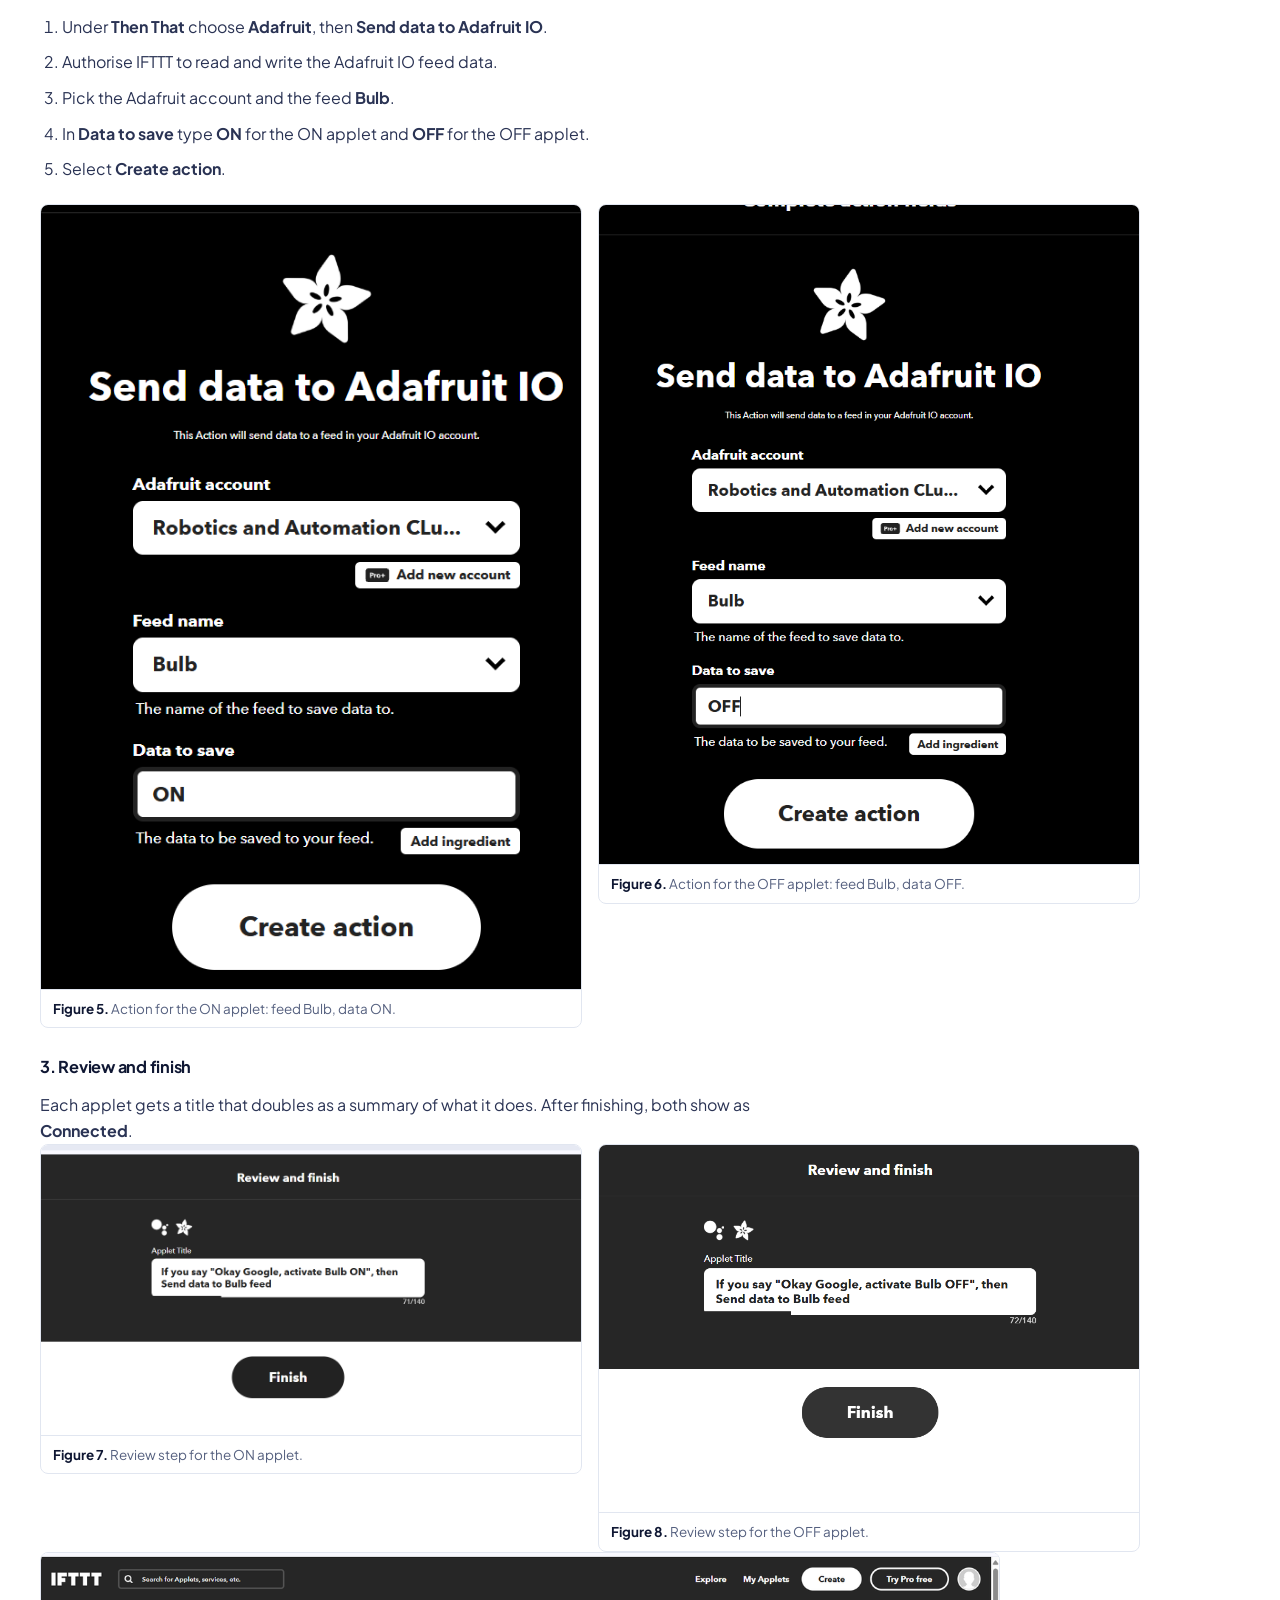
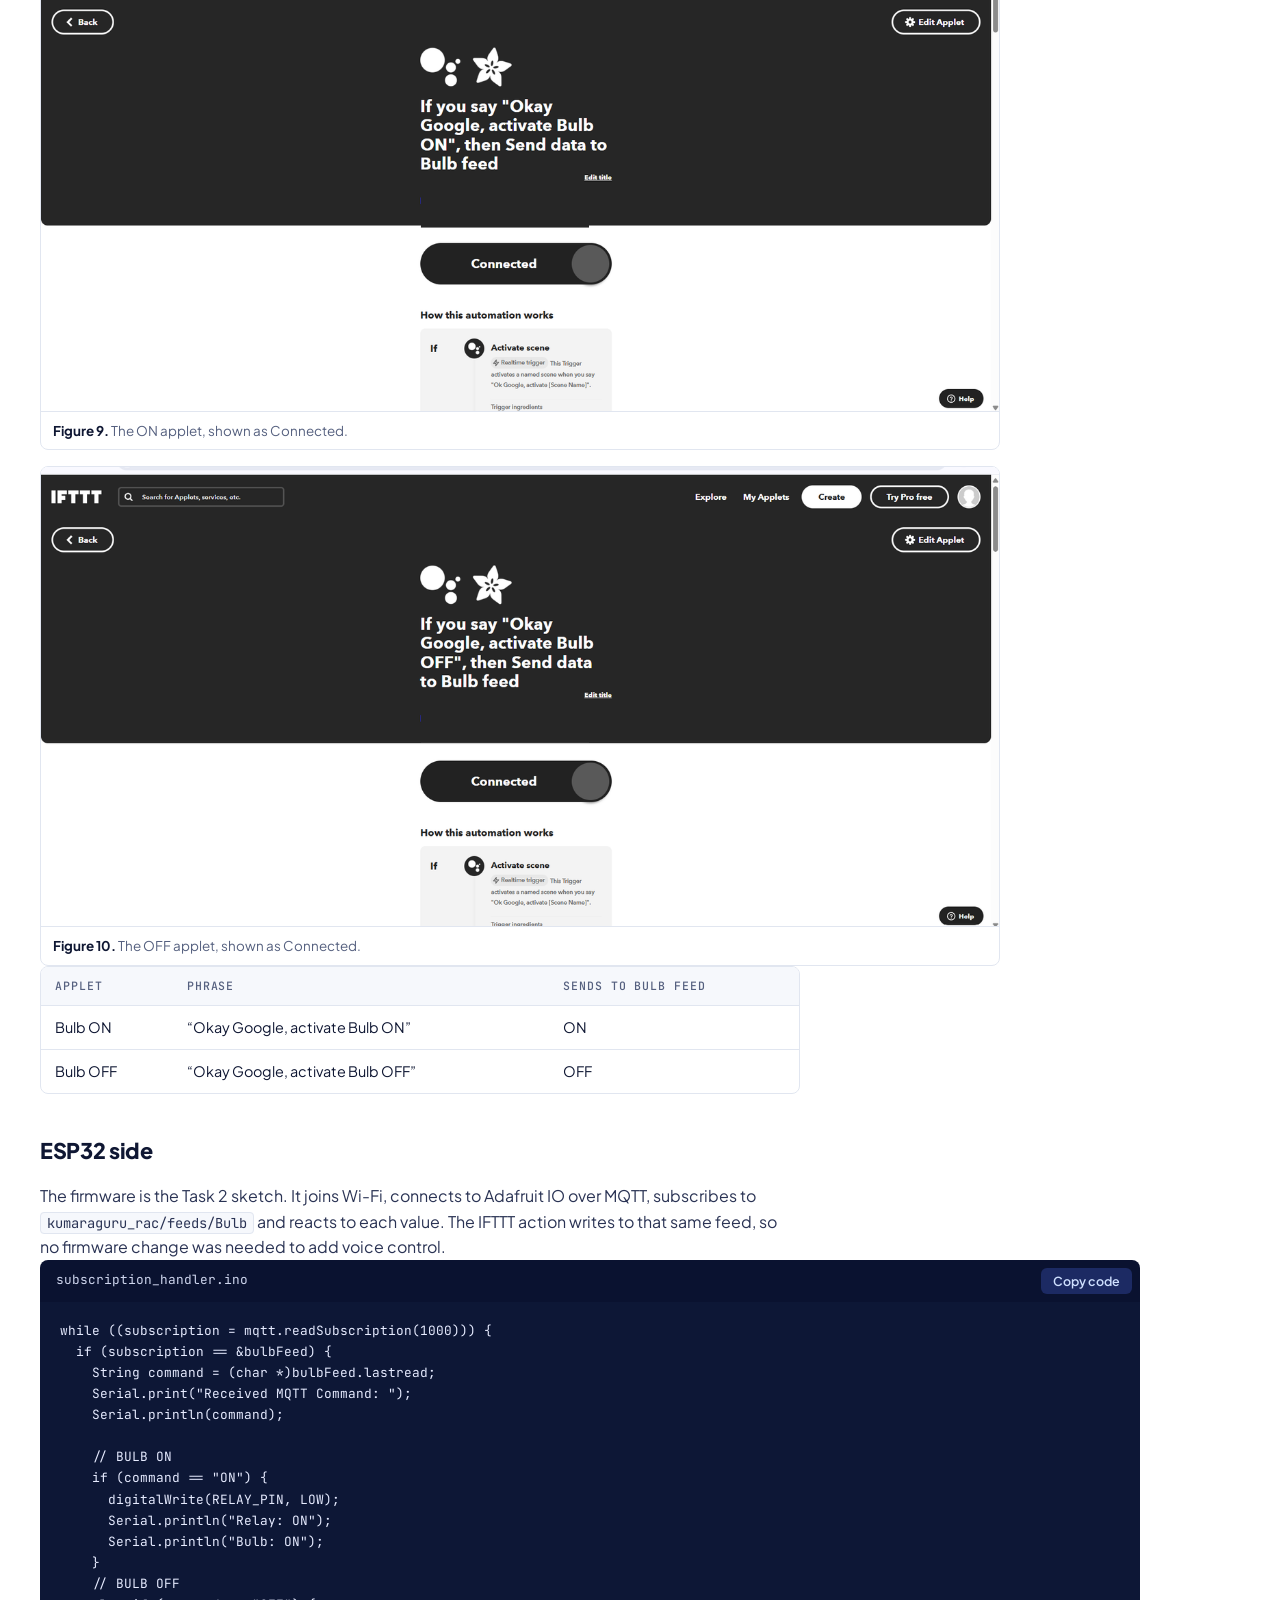
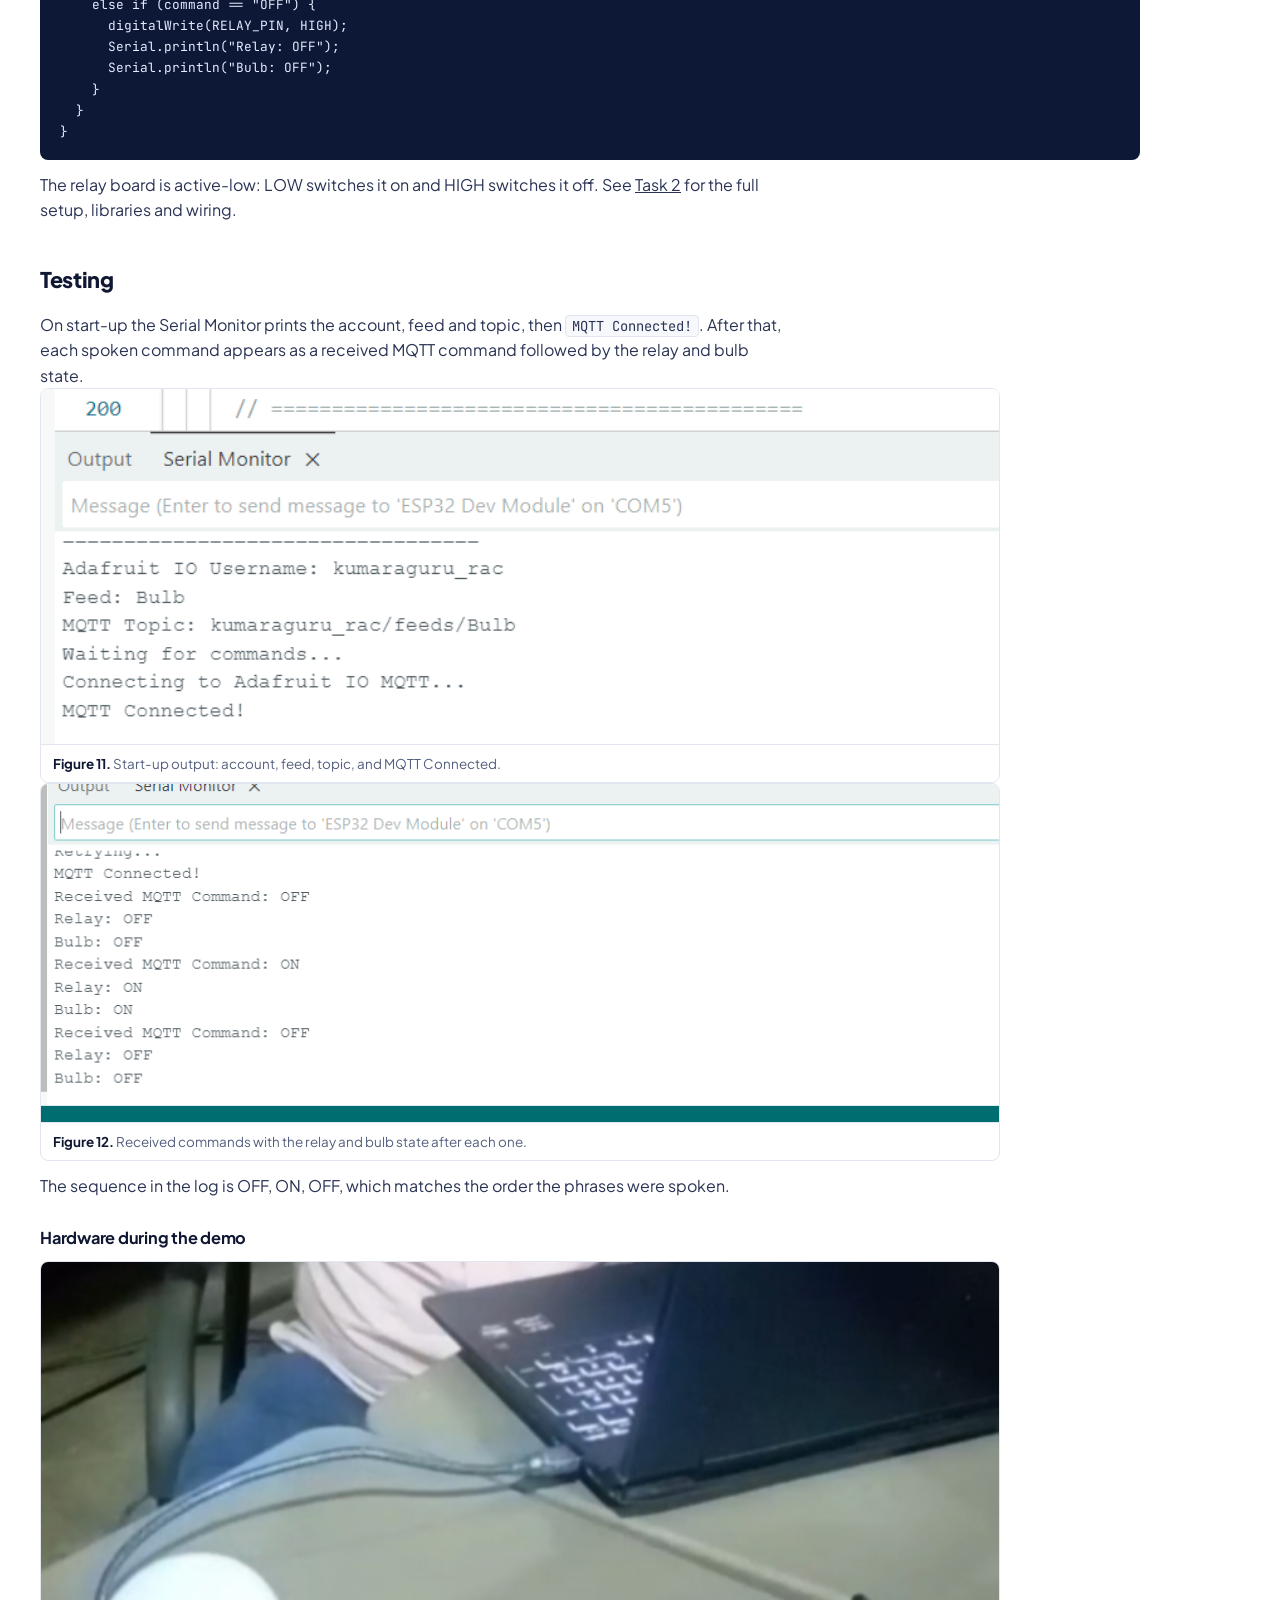
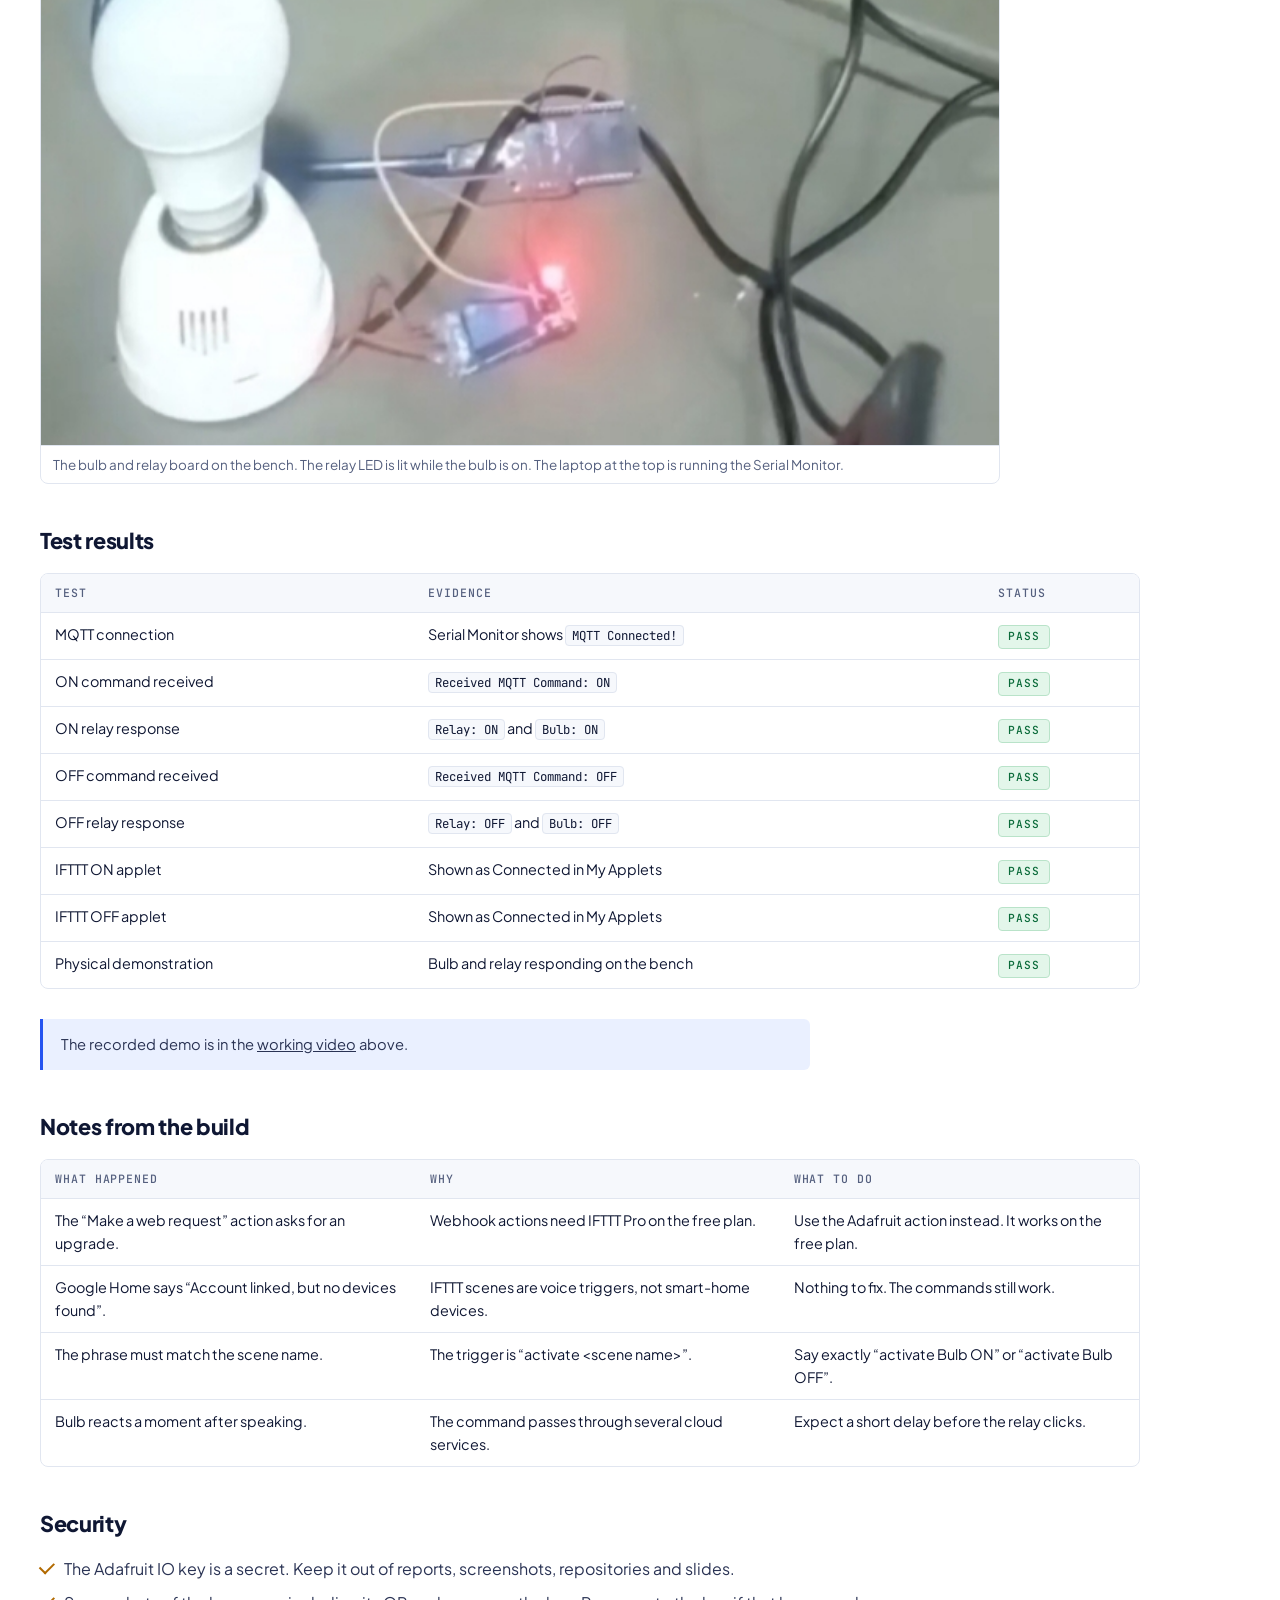
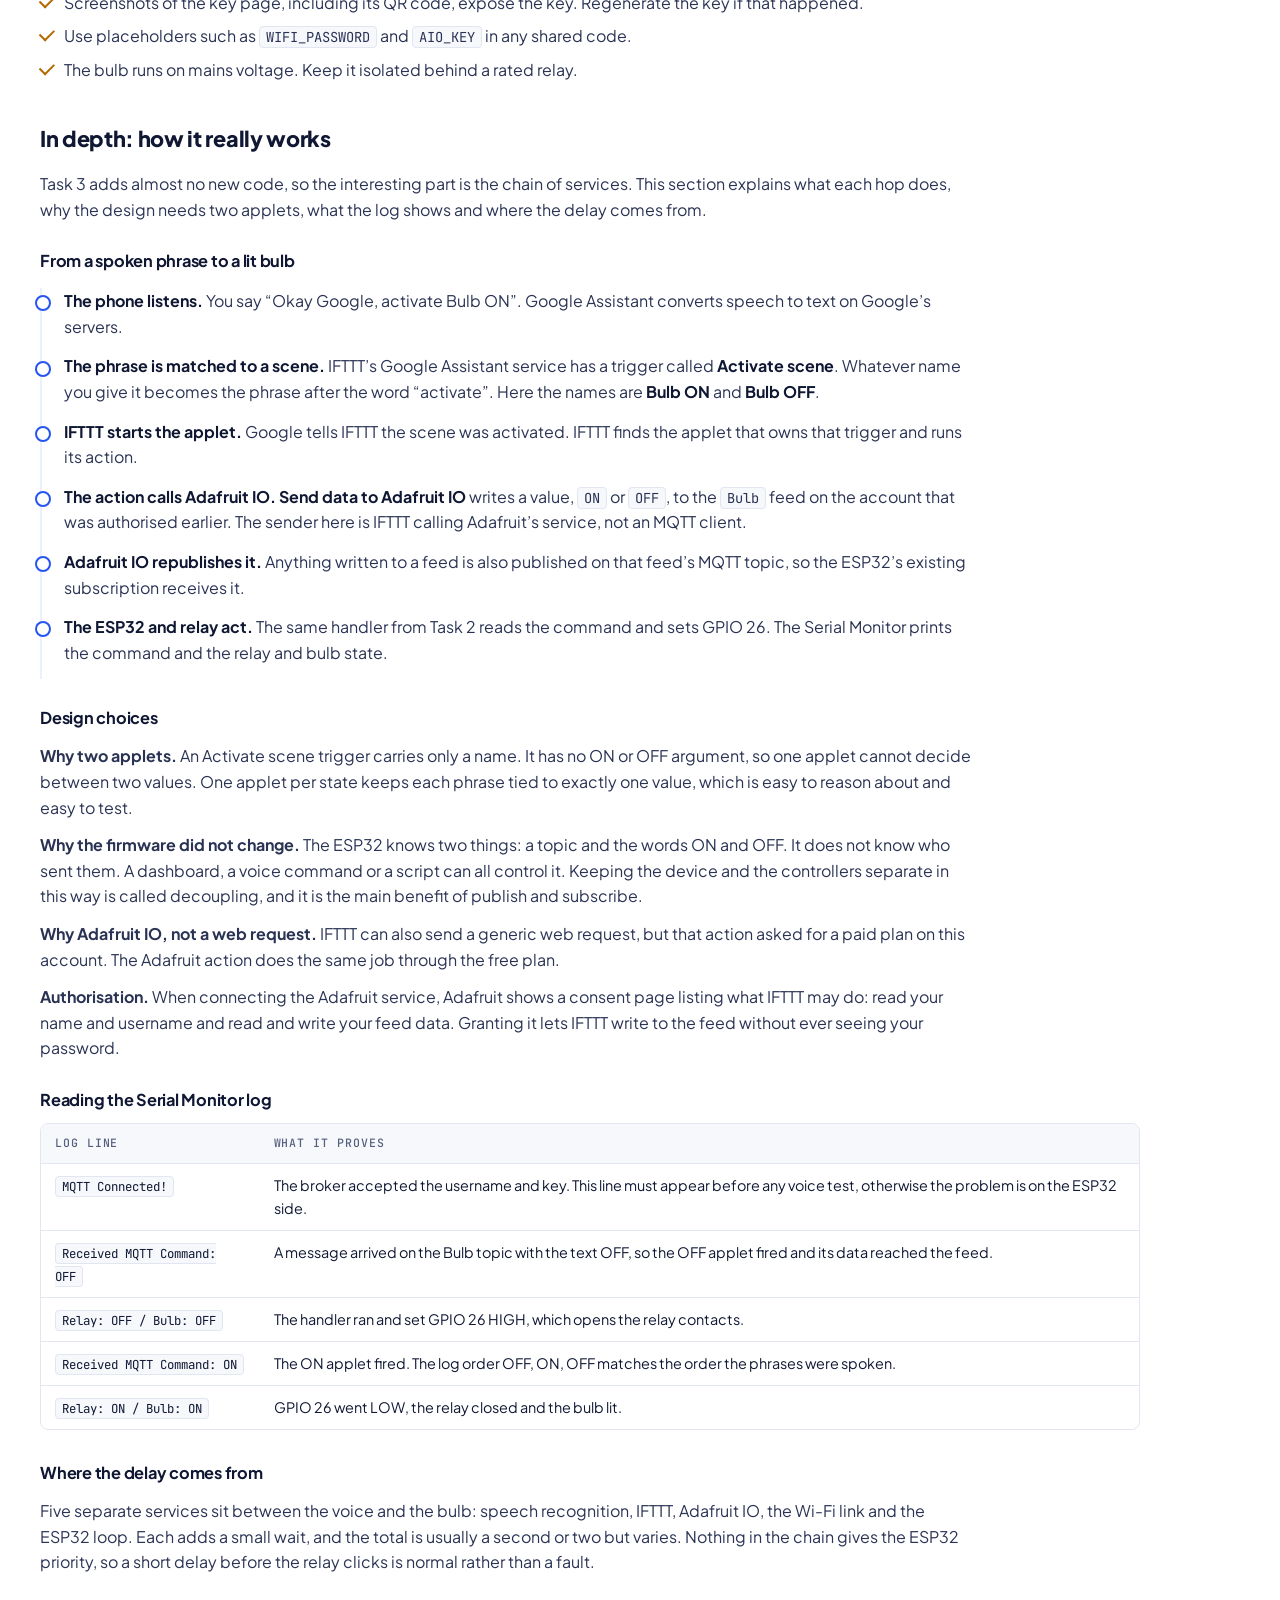
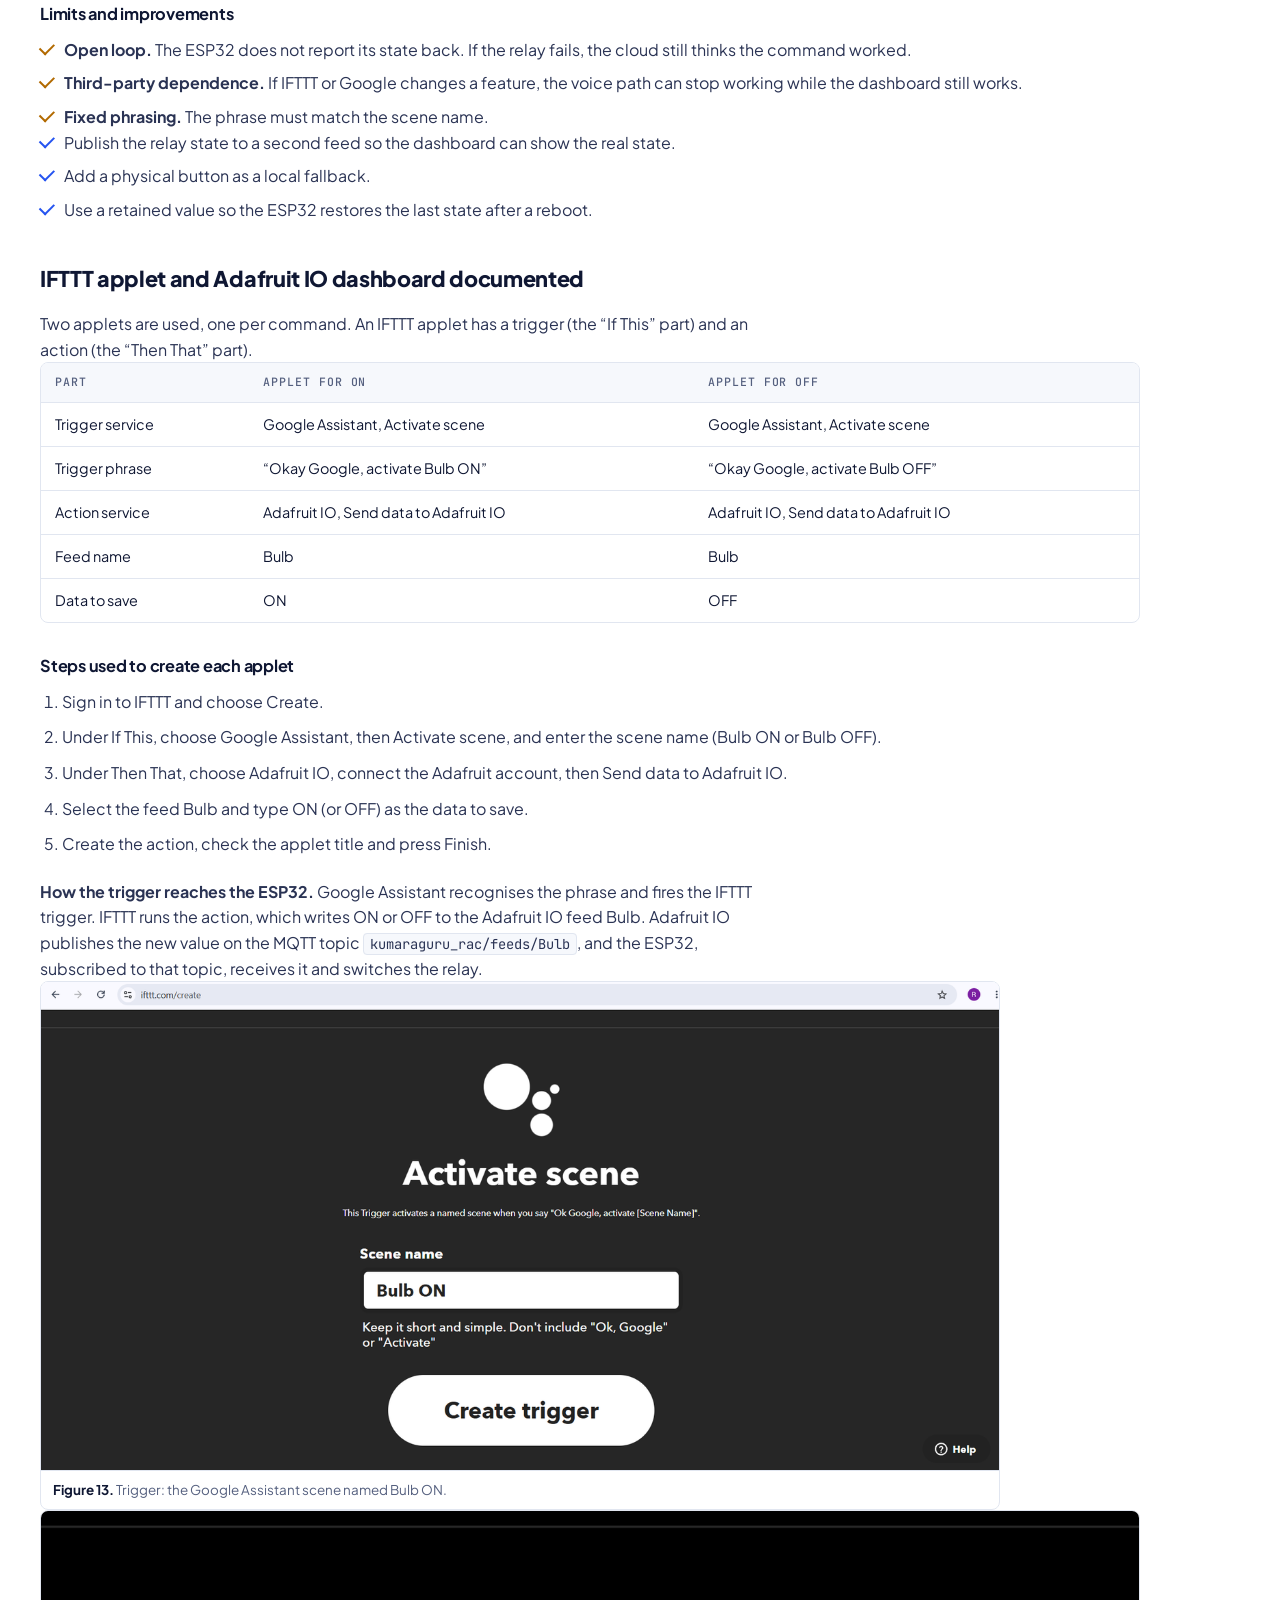
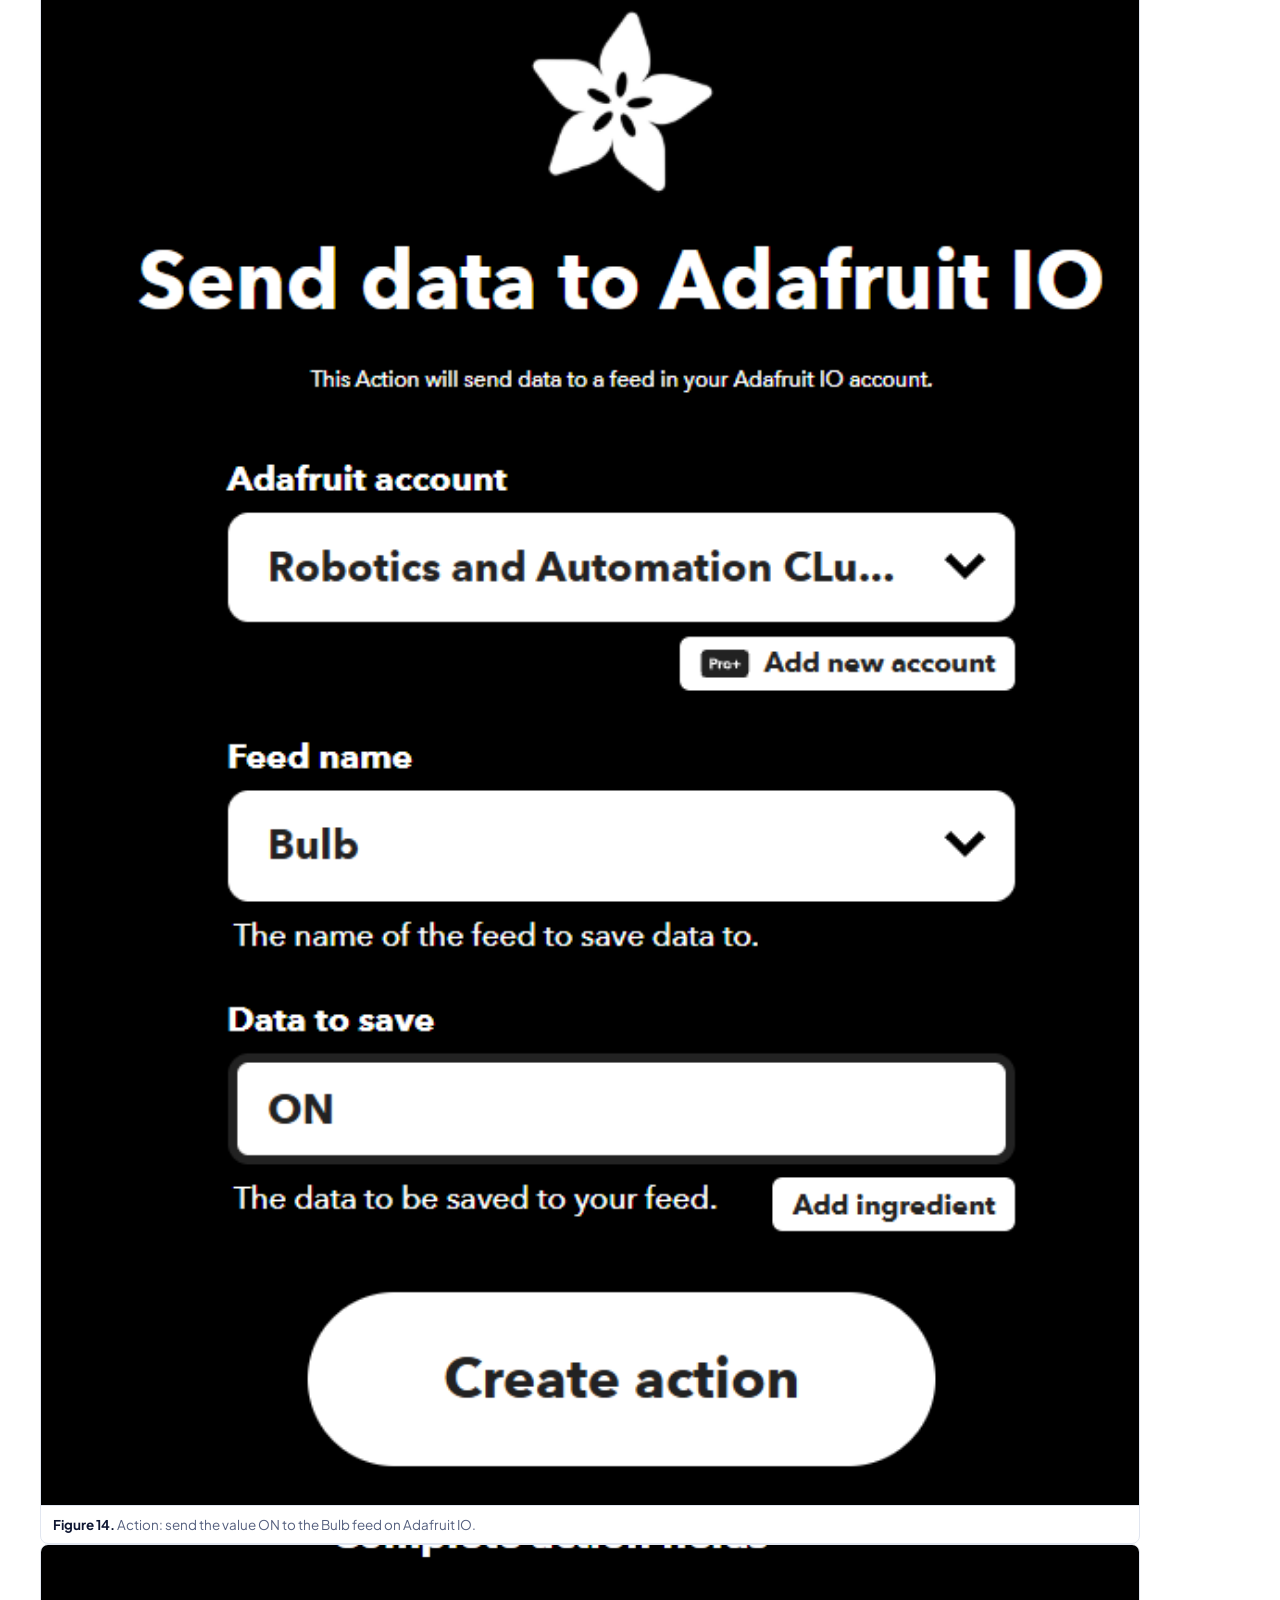
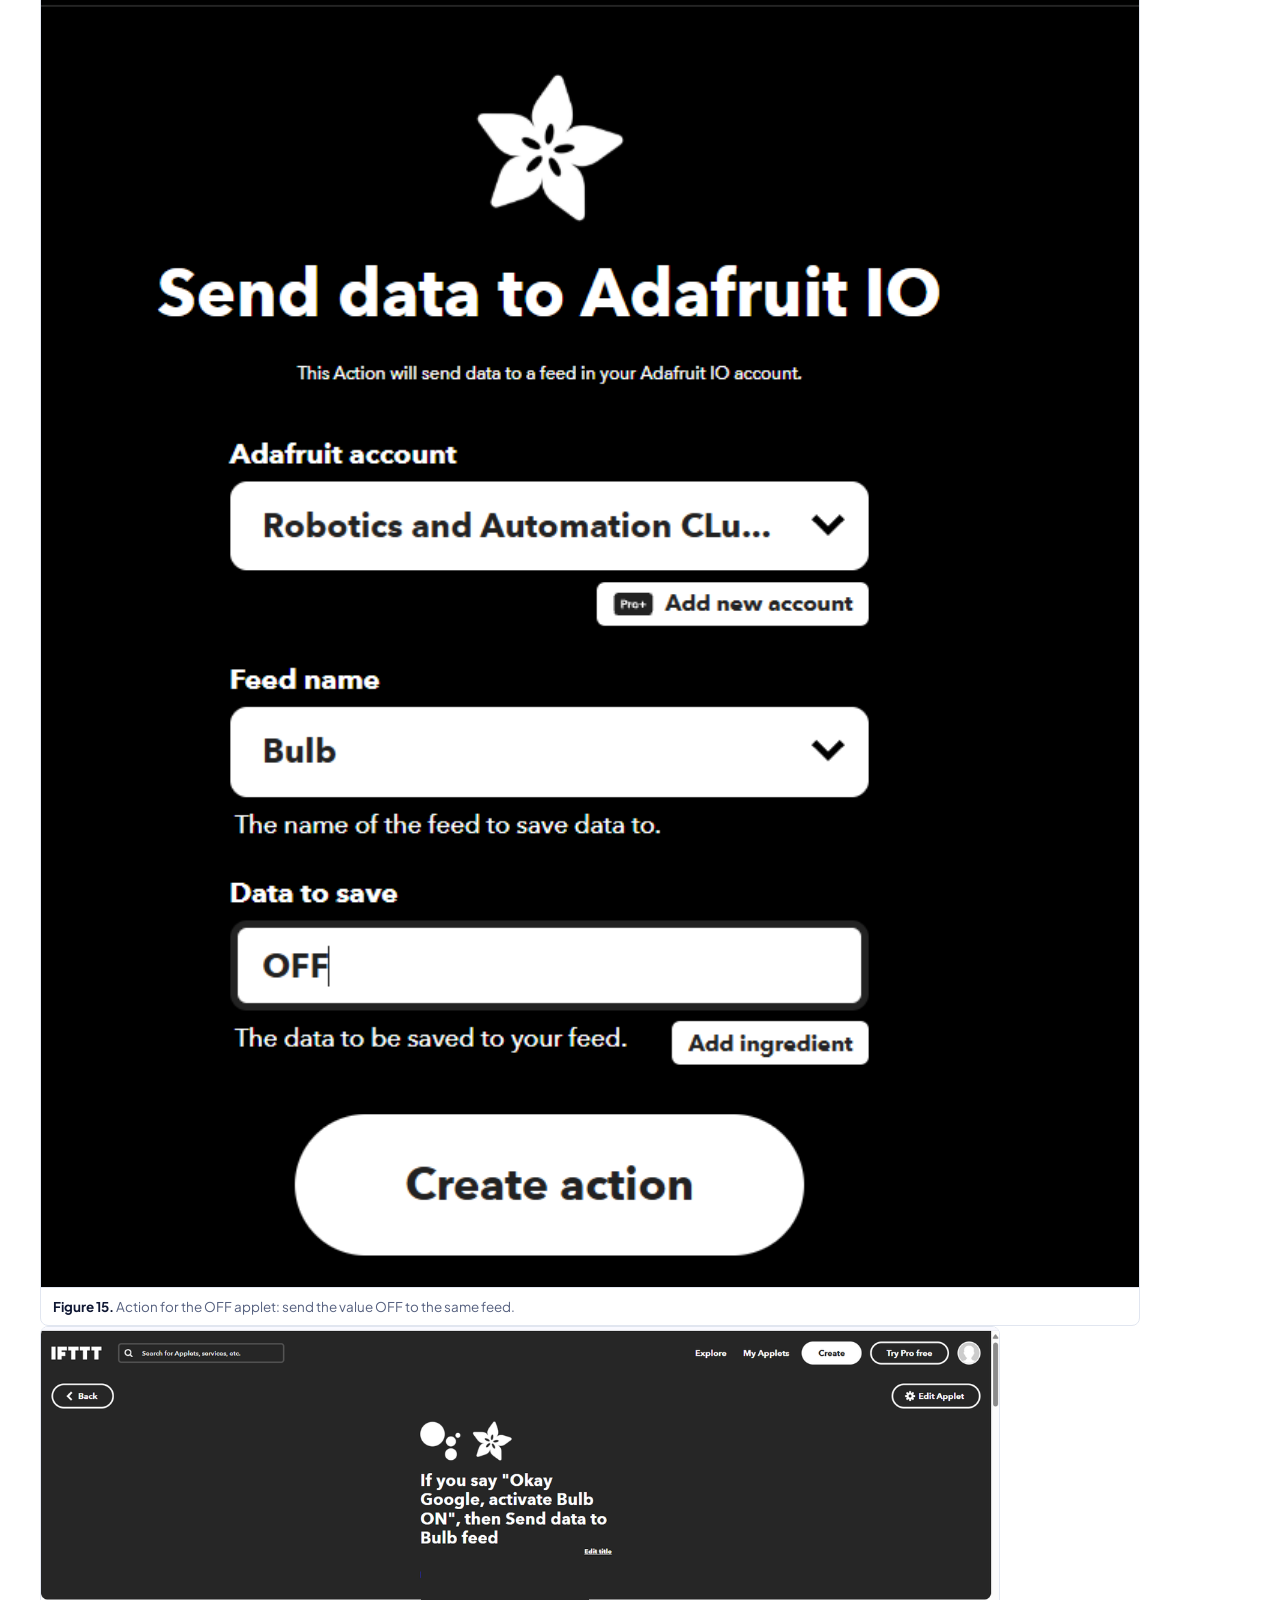
<file: iot-task3.html>
<!DOCTYPE html>
<html lang="en">
<head>
  <meta charset="utf-8">
  <meta name="viewport" content="width=device-width, initial-scale=1, viewport-fit=cover">
  <title>IoT Task 3 · Jai Surya S K</title>
  <meta name="description" content="IoT session Task 3: voice control of the bulb with Google Assistant and IFTTT.">
  <link rel="preconnect" href="https://fonts.googleapis.com">
  <link rel="preconnect" href="https://fonts.gstatic.com" crossorigin>
  <link rel="stylesheet" href="https://fonts.googleapis.com/css2?family=Plus+Jakarta+Sans:wght@400;500;600;700;800&family=Caveat:wght@500;600&family=JetBrains+Mono:wght@400;500&display=swap">
  <link rel="stylesheet" href="style.css">
</head>
<body>
  <div class="main">
    <header class="topbar">
      <div class="in">
        <a class="mono-logo" href="index.html" aria-label="Jai Surya S K, home">JS</a>
        <button class="menu-btn" type="button" aria-expanded="false" aria-controls="site-nav">Menu</button>
        <nav aria-label="Main">
          <ul class="nav" id="site-nav">
          <li><a href="index.html">Home</a></li>
          <li><a href="about.html">About</a></li>
          <li><a href="skills.html">Skills</a></li>
          <li><a href="experience.html">Experience</a></li>
          <li><a href="projects.html">Projects</a></li>
          <li><a href="protosem.html" aria-current="page">ProtoSem</a></li>
          <li><a href="contact.html">Contact</a></li>
          </ul>
        </nav>
      </div>
    </header>
    <main class="page">
      <div class="crumb"><a href="protosem.html#iot">ProtoSem</a> <span>/</span> <a href="protosem.html#iot">IoT</a> <span>/</span> Task 3</div>
      <div class="page-top"><div class="eyebrow">IoT session &middot; Task 03</div><h1 class="page-title">Add <em>voice control</em> to the bulb</h1>
      <p class="page-lede">Saying &ldquo;Okay Google, activate Bulb ON&rdquo; triggers an IFTTT applet, which writes ON to an Adafruit IO feed. The ESP32 from Task 2 receives it over MQTT and switches the relay.</p></div>

      <div class="facts-row">
        <div><span>Voice</span><b>Google Assistant</b></div>
        <div><span>Automation</span><b>IFTTT, 2 applets</b></div>
        <div><span>Cloud</span><b>Adafruit IO feed</b></div>
        <div><span>Controller</span><b>ESP32 + relay</b></div>
      </div>

      <nav class="toc" aria-label="On this page"><a href="#overview">Overview</a><a href="#video">Video</a><a href="#arch">Architecture</a><a href="#ifttt">IFTTT setup</a><a href="#esp">ESP32 side</a><a href="#test">Testing</a><a href="#results">Results</a><a href="#trouble">Notes</a><a href="#security">Security</a><a href="#deep">In depth</a><a href="#checklist">IFTTT and dashboard</a><a href="#conclusion">Conclusion</a></nav>

      <section class="doc" id="overview">
        <h2>Overview</h2>
        <p class="prose">Task 2 controlled the bulb from a dashboard. Task 3 replaces the dashboard with a voice command. The ESP32 firmware stays almost the same, because it already listens to the <code>Bulb</code> feed. The new work is the chain in front of it: Google Assistant recognises the phrase, IFTTT turns it into an action, and that action sends <code>ON</code> or <code>OFF</code> to the feed.</p>
        <div class="flow task-flow"><span>Voice</span> <i>&rarr;</i> <span>Google Assistant</span> <i>&rarr;</i> <span>IFTTT</span> <i>&rarr;</i> <span>Adafruit IO feed</span> <i>&rarr;</i> <span>MQTT</span> <i>&rarr;</i> <span>ESP32</span> <i>&rarr;</i> <span>Relay</span> <i>&rarr;</i> <span>Bulb</span></div>
        <h3 class="sub">Objectives</h3>
        <ul class="tick"><li>Control a bulb with a natural spoken command.</li><li>Use Google Assistant as the voice interface.</li><li>Use IFTTT to turn the voice event into an action.</li><li>Use an Adafruit IO feed as the MQTT messaging layer.</li><li>Receive the command on an ESP32 and drive a relay.</li><li>Verify the whole chain from speech to the physical bulb.</li></ul>
      </section>

      <section class="doc" id="video"><h2>Working video</h2>
<p class="prose">This recording shows the whole path working: a spoken command, the Serial Monitor reacting and the bulb switching.</p>
<div class="video-wrap"><iframe src="https://drive.google.com/file/d/15AJGbAR9X35IYntLEv_hpfQnbbMLku5F/preview" title="Voice controlled bulb demonstration" allow="autoplay; fullscreen" allowfullscreen loading="lazy"></iframe></div>
<p class="src">If the player does not load, <a href="https://drive.google.com/file/d/15AJGbAR9X35IYntLEv_hpfQnbbMLku5F/view?usp=sharing" target="_blank" rel="noopener">open the video on Google Drive</a>.</p></section>

      <section class="doc" id="arch">
        <h2>Architecture</h2>
        <div class="table-wrap"><table class="cmp"><thead><tr><th>Layer</th><th>Technology</th><th>Role</th></tr></thead><tbody><tr><td>Voice interface</td><td>Google Assistant</td><td>Recognises the spoken phrase</td></tr><tr><td>Automation</td><td>IFTTT</td><td>Runs a separate ON or OFF applet for each phrase</td></tr><tr><td>Cloud messaging</td><td>Adafruit IO + MQTT</td><td>Holds the Bulb feed and delivers each value to the ESP32</td></tr><tr><td>Controller</td><td>ESP32</td><td>Subscribes to the feed, reads ON or OFF, sets the relay</td></tr><tr><td>Actuator</td><td>Relay + bulb</td><td>Switches the physical load</td></tr></tbody></table></div>
        <p class="prose small">Hardware: ESP32 board, relay module, a bulb with holder, a Wi-Fi network, a computer with the Arduino IDE and a phone with Google Assistant.</p>
      </section>

      <section class="doc" id="ifttt">
        <h2>IFTTT setup</h2>
        <p class="prose">Two applets were built, one for ON and one for OFF. Each uses Google Assistant as the trigger (&ldquo;If This&rdquo;) and Adafruit IO as the action (&ldquo;Then That&rdquo;).</p>
        <h3 class="sub">1. The trigger: Google Assistant</h3>
        <ol class="steps"><li>In IFTTT choose <b>Create</b>, then <b>If This</b>.</li><li>Search for and pick <b>Google Assistant</b>.</li><li>Connect the Google account when asked. IFTTT then offers the <b>Activate scene</b> trigger.</li><li>Enter the scene name <b>Bulb ON</b> (or <b>Bulb OFF</b> for the second applet). The spoken phrase becomes &ldquo;Okay Google, activate Bulb ON&rdquo;.</li><li>Select <b>Create trigger</b>.</li></ol>
        <div class="figs two"><figure class="shot fig"><a href="images/iot/task3/ifttt-if-this.png" target="_blank" rel="noopener"><img src="images/iot/task3/ifttt-if-this.png" alt="IFTTT Create screen with If This and Then That" loading="lazy"></a><figcaption><b>Figure 1.</b> Starting a new applet. The &ldquo;If This&rdquo; part is empty.</figcaption></figure><figure class="shot fig"><a href="images/iot/task3/ga-trigger.png" target="_blank" rel="noopener"><img src="images/iot/task3/ga-trigger.png" alt="IFTTT Google Assistant trigger list showing Activate scene" loading="lazy"></a><figcaption><b>Figure 2.</b> Google Assistant offers the Activate scene trigger.</figcaption></figure></div>
        <div class="figs two"><figure class="shot fig"><a href="images/iot/task3/scene-on.png" target="_blank" rel="noopener"><img src="images/iot/task3/scene-on.png" alt="IFTTT Activate scene form with scene name Bulb ON" loading="lazy"></a><figcaption><b>Figure 3.</b> Scene name set to Bulb ON.</figcaption></figure><figure class="shot fig"><a href="images/iot/task3/scene-off.png" target="_blank" rel="noopener"><img src="images/iot/task3/scene-off.png" alt="IFTTT Activate scene form with scene name Bulb OFF" loading="lazy"></a><figcaption><b>Figure 4.</b> Scene name set to Bulb OFF for the second applet.</figcaption></figure></div>
        <h3 class="sub">2. The action: send data to Adafruit IO</h3>
        <ol class="steps"><li>Under <b>Then That</b> choose <b>Adafruit</b>, then <b>Send data to Adafruit IO</b>.</li><li>Authorise IFTTT to read and write the Adafruit IO feed data.</li><li>Pick the Adafruit account and the feed <b>Bulb</b>.</li><li>In <b>Data to save</b> type <b>ON</b> for the ON applet and <b>OFF</b> for the OFF applet.</li><li>Select <b>Create action</b>.</li></ol>
        <div class="figs two"><figure class="shot fig"><a href="images/iot/task3/data-on.png" target="_blank" rel="noopener"><img src="images/iot/task3/data-on.png" alt="IFTTT Send data to Adafruit IO form with feed Bulb and data ON" loading="lazy"></a><figcaption><b>Figure 5.</b> Action for the ON applet: feed Bulb, data ON.</figcaption></figure><figure class="shot fig"><a href="images/iot/task3/data-off.png" target="_blank" rel="noopener"><img src="images/iot/task3/data-off.png" alt="IFTTT Send data to Adafruit IO form with feed Bulb and data OFF" loading="lazy"></a><figcaption><b>Figure 6.</b> Action for the OFF applet: feed Bulb, data OFF.</figcaption></figure></div>
        <h3 class="sub">3. Review and finish</h3>
        <p class="prose">Each applet gets a title that doubles as a summary of what it does. After finishing, both show as <b>Connected</b>.</p>
        <div class="figs two"><figure class="shot fig"><a href="images/iot/task3/review-on.png" target="_blank" rel="noopener"><img src="images/iot/task3/review-on.png" alt="IFTTT review and finish screen for the Bulb ON applet" loading="lazy"></a><figcaption><b>Figure 7.</b> Review step for the ON applet.</figcaption></figure><figure class="shot fig"><a href="images/iot/task3/review-off.png" target="_blank" rel="noopener"><img src="images/iot/task3/review-off.png" alt="IFTTT review and finish screen for the Bulb OFF applet" loading="lazy"></a><figcaption><b>Figure 8.</b> Review step for the OFF applet.</figcaption></figure></div>
        <div class="figs wide"><figure class="shot fig"><a href="images/iot/task3/applet-on.png" target="_blank" rel="noopener"><img src="images/iot/task3/applet-on.png" alt="IFTTT applet page for Bulb ON showing Connected" loading="lazy"></a><figcaption><b>Figure 9.</b> The ON applet, shown as Connected.</figcaption></figure><figure class="shot fig"><a href="images/iot/task3/applet-off.png" target="_blank" rel="noopener"><img src="images/iot/task3/applet-off.png" alt="IFTTT applet page for Bulb OFF showing Connected" loading="lazy"></a><figcaption><b>Figure 10.</b> The OFF applet, shown as Connected.</figcaption></figure></div>
        <div class="table-wrap narrow"><table class="cmp small"><thead><tr><th>Applet</th><th>Phrase</th><th>Sends to Bulb feed</th></tr></thead><tbody><tr><td>Bulb ON</td><td>&ldquo;Okay Google, activate Bulb ON&rdquo;</td><td>ON</td></tr><tr><td>Bulb OFF</td><td>&ldquo;Okay Google, activate Bulb OFF&rdquo;</td><td>OFF</td></tr></tbody></table></div>
      </section>

      <section class="doc" id="esp">
        <h2>ESP32 side</h2>
        <p class="prose">The firmware is the Task 2 sketch. It joins Wi-Fi, connects to Adafruit IO over MQTT, subscribes to <code>kumaraguru_rac/feeds/Bulb</code> and reacts to each value. The IFTTT action writes to that same feed, so no firmware change was needed to add voice control.</p>
        <div class="code-head"><span>subscription_handler.ino</span><button class="copy" type="button" data-copy="#code-sub">Copy code</button></div><pre class="code" id="code-sub"><code>while ((subscription = mqtt.readSubscription(1000))) {
  if (subscription == &amp;bulbFeed) {
    String command = (char *)bulbFeed.lastread;
    Serial.print(&quot;Received MQTT Command: &quot;);
    Serial.println(command);

    // BULB ON
    if (command == &quot;ON&quot;) {
      digitalWrite(RELAY_PIN, LOW);
      Serial.println(&quot;Relay: ON&quot;);
      Serial.println(&quot;Bulb: ON&quot;);
    }
    // BULB OFF
    else if (command == &quot;OFF&quot;) {
      digitalWrite(RELAY_PIN, HIGH);
      Serial.println(&quot;Relay: OFF&quot;);
      Serial.println(&quot;Bulb: OFF&quot;);
    }
  }
}</code></pre>
        <p class="prose">The relay board is active-low: LOW switches it on and HIGH switches it off. See <a href="iot-task2.html">Task 2</a> for the full setup, libraries and wiring.</p>
      </section>

      <section class="doc" id="test">
        <h2>Testing</h2>
        <p class="prose">On start-up the Serial Monitor prints the account, feed and topic, then <code>MQTT Connected!</code>. After that, each spoken command appears as a received MQTT command followed by the relay and bulb state.</p>
        <div class="figs wide"><figure class="shot fig"><a href="images/iot/task3/serial-start.png" target="_blank" rel="noopener"><img src="images/iot/task3/serial-start.png" alt="Arduino Serial Monitor showing the Adafruit IO username, feed Bulb, topic and MQTT Connected" loading="lazy"></a><figcaption><b>Figure 11.</b> Start-up output: account, feed, topic, and MQTT Connected.</figcaption></figure></div>
        <div class="figs wide"><figure class="shot fig"><a href="images/iot/task3/serial-log.png" target="_blank" rel="noopener"><img src="images/iot/task3/serial-log.png" alt="Serial Monitor log showing received MQTT commands OFF, ON, OFF with matching relay and bulb states" loading="lazy"></a><figcaption><b>Figure 12.</b> Received commands with the relay and bulb state after each one.</figcaption></figure></div>
        <p class="prose">The sequence in the log is OFF, ON, OFF, which matches the order the phrases were spoken.</p>
        <h3 class="sub">Hardware during the demo</h3>
        <div class="figs wide"><figure class="shot fig"><a href="images/iot/task3/hardware.png" target="_blank" rel="noopener"><img src="images/iot/task3/hardware.png" alt="Bulb in a holder next to an ESP32 board and relay module with a red LED lit" loading="lazy"></a><figcaption>The bulb and relay board on the bench. The relay LED is lit while the bulb is on. The laptop at the top is running the Serial Monitor.</figcaption></figure></div>
      </section>

      <section class="doc" id="results">
        <h2>Test results</h2>
        <div class="table-wrap"><table class="cmp"><thead><tr><th>Test</th><th>Evidence</th><th>Status</th></tr></thead><tbody><tr><td>MQTT connection</td><td>Serial Monitor shows <code>MQTT Connected!</code></td><td><span class="pass">PASS</span></td></tr><tr><td>ON command received</td><td><code>Received MQTT Command: ON</code></td><td><span class="pass">PASS</span></td></tr><tr><td>ON relay response</td><td><code>Relay: ON</code> and <code>Bulb: ON</code></td><td><span class="pass">PASS</span></td></tr><tr><td>OFF command received</td><td><code>Received MQTT Command: OFF</code></td><td><span class="pass">PASS</span></td></tr><tr><td>OFF relay response</td><td><code>Relay: OFF</code> and <code>Bulb: OFF</code></td><td><span class="pass">PASS</span></td></tr><tr><td>IFTTT ON applet</td><td>Shown as Connected in My Applets</td><td><span class="pass">PASS</span></td></tr><tr><td>IFTTT OFF applet</td><td>Shown as Connected in My Applets</td><td><span class="pass">PASS</span></td></tr><tr><td>Physical demonstration</td><td>Bulb and relay responding on the bench</td><td><span class="pass">PASS</span></td></tr></tbody></table></div>
        <p class="src">The recorded demo is in the <a href="#video">working video</a> above.</p>
      </section>

      <section class="doc" id="trouble">
        <h2>Notes from the build</h2>
        <div class="table-wrap"><table class="cmp"><thead><tr><th>What happened</th><th>Why</th><th>What to do</th></tr></thead><tbody><tr><td>The &ldquo;Make a web request&rdquo; action asks for an upgrade.</td><td>Webhook actions need IFTTT Pro on the free plan.</td><td>Use the Adafruit action instead. It works on the free plan.</td></tr><tr><td>Google Home says &ldquo;Account linked, but no devices found&rdquo;.</td><td>IFTTT scenes are voice triggers, not smart-home devices.</td><td>Nothing to fix. The commands still work.</td></tr><tr><td>The phrase must match the scene name.</td><td>The trigger is &ldquo;activate &lt;scene name&gt;&rdquo;.</td><td>Say exactly &ldquo;activate Bulb ON&rdquo; or &ldquo;activate Bulb OFF&rdquo;.</td></tr><tr><td>Bulb reacts a moment after speaking.</td><td>The command passes through several cloud services.</td><td>Expect a short delay before the relay clicks.</td></tr></tbody></table></div>
      </section>

      <section class="doc" id="security">
        <h2>Security</h2>
        <ul class="tick warn"><li>The Adafruit IO key is a secret. Keep it out of reports, screenshots, repositories and slides.</li><li>Screenshots of the key page, including its QR code, expose the key. Regenerate the key if that happened.</li><li>Use placeholders such as <code>WIFI_PASSWORD</code> and <code>AIO_KEY</code> in any shared code.</li><li>The bulb runs on mains voltage. Keep it isolated behind a rated relay.</li></ul>
      </section>

      <section class="doc deep" id="deep"><h2>In depth: how it really works</h2><p class="prose">Task 3 adds almost no new code, so the interesting part is the chain of services. This section explains what each hop does, why the design needs two applets, what the log shows and where the delay comes from.</p>
<h3 class="sub">From a spoken phrase to a lit bulb</h3><ol class="trace"><li><b>The phone listens.</b> You say &ldquo;Okay Google, activate Bulb ON&rdquo;. Google Assistant converts speech to text on Google&rsquo;s servers.</li><li><b>The phrase is matched to a scene.</b> IFTTT&rsquo;s Google Assistant service has a trigger called <b>Activate scene</b>. Whatever name you give it becomes the phrase after the word &ldquo;activate&rdquo;. Here the names are <b>Bulb ON</b> and <b>Bulb OFF</b>.</li><li><b>IFTTT starts the applet.</b> Google tells IFTTT the scene was activated. IFTTT finds the applet that owns that trigger and runs its action.</li><li><b>The action calls Adafruit IO.</b> <b>Send data to Adafruit IO</b> writes a value, <code>ON</code> or <code>OFF</code>, to the <code>Bulb</code> feed on the account that was authorised earlier. The sender here is IFTTT calling Adafruit&rsquo;s service, not an MQTT client.</li><li><b>Adafruit IO republishes it.</b> Anything written to a feed is also published on that feed&rsquo;s MQTT topic, so the ESP32&rsquo;s existing subscription receives it.</li><li><b>The ESP32 and relay act.</b> The same handler from Task 2 reads the command and sets GPIO 26. The Serial Monitor prints the command and the relay and bulb state.</li></ol><h3 class="sub">Design choices</h3>
<p class="prose"><b>Why two applets.</b> An Activate scene trigger carries only a name. It has no ON or OFF argument, so one applet cannot decide between two values. One applet per state keeps each phrase tied to exactly one value, which is easy to reason about and easy to test.</p>
<p class="prose"><b>Why the firmware did not change.</b> The ESP32 knows two things: a topic and the words ON and OFF. It does not know who sent them. A dashboard, a voice command or a script can all control it. Keeping the device and the controllers separate in this way is called decoupling, and it is the main benefit of publish and subscribe.</p>
<p class="prose"><b>Why Adafruit IO, not a web request.</b> IFTTT can also send a generic web request, but that action asked for a paid plan on this account. The Adafruit action does the same job through the free plan.</p>
<p class="prose"><b>Authorisation.</b> When connecting the Adafruit service, Adafruit shows a consent page listing what IFTTT may do: read your name and username and read and write your feed data. Granting it lets IFTTT write to the feed without ever seeing your password.</p>
<h3 class="sub">Reading the Serial Monitor log</h3><div class="table-wrap"><table class="cmp"><thead><tr><th>Log line</th><th>What it proves</th></tr></thead><tbody><tr><td><code>MQTT Connected!</code></td><td>The broker accepted the username and key. This line must appear before any voice test, otherwise the problem is on the ESP32 side.</td></tr><tr><td><code>Received MQTT Command: OFF</code></td><td>A message arrived on the Bulb topic with the text OFF, so the OFF applet fired and its data reached the feed.</td></tr><tr><td><code>Relay: OFF / Bulb: OFF</code></td><td>The handler ran and set GPIO 26 HIGH, which opens the relay contacts.</td></tr><tr><td><code>Received MQTT Command: ON</code></td><td>The ON applet fired. The log order OFF, ON, OFF matches the order the phrases were spoken.</td></tr><tr><td><code>Relay: ON / Bulb: ON</code></td><td>GPIO 26 went LOW, the relay closed and the bulb lit.</td></tr></tbody></table></div><h3 class="sub">Where the delay comes from</h3>
<p class="prose">Five separate services sit between the voice and the bulb: speech recognition, IFTTT, Adafruit IO, the Wi-Fi link and the ESP32 loop. Each adds a small wait, and the total is usually a second or two but varies. Nothing in the chain gives the ESP32 priority, so a short delay before the relay clicks is normal rather than a fault.</p>
<h3 class="sub">Limits and improvements</h3>
<ul class="tick warn"><li><b>Open loop.</b> The ESP32 does not report its state back. If the relay fails, the cloud still thinks the command worked.</li><li><b>Third-party dependence.</b> If IFTTT or Google changes a feature, the voice path can stop working while the dashboard still works.</li><li><b>Fixed phrasing.</b> The phrase must match the scene name.</li></ul>
<ul class="tick"><li>Publish the relay state to a second feed so the dashboard can show the real state.</li><li>Add a physical button as a local fallback.</li><li>Use a retained value so the ESP32 restores the last state after a reboot.</li></ul></section>

      <section class="doc" id="checklist">
        <h2>IFTTT applet and Adafruit IO dashboard documented</h2>
<p class="prose">Two applets are used, one per command. An IFTTT applet has a trigger (the &ldquo;If This&rdquo; part) and an action (the &ldquo;Then That&rdquo; part).</p><div class="table-wrap"><table class="cmp"><thead><tr><th>Part</th><th>Applet for ON</th><th>Applet for OFF</th></tr></thead><tbody><tr><td>Trigger service</td><td>Google Assistant, Activate scene</td><td>Google Assistant, Activate scene</td></tr><tr><td>Trigger phrase</td><td>&ldquo;Okay Google, activate Bulb ON&rdquo;</td><td>&ldquo;Okay Google, activate Bulb OFF&rdquo;</td></tr><tr><td>Action service</td><td>Adafruit IO, Send data to Adafruit IO</td><td>Adafruit IO, Send data to Adafruit IO</td></tr><tr><td>Feed name</td><td>Bulb</td><td>Bulb</td></tr><tr><td>Data to save</td><td>ON</td><td>OFF</td></tr></tbody></table></div><h3 class="sub">Steps used to create each applet</h3><ol class="steps"><li>Sign in to IFTTT and choose Create.</li><li>Under If This, choose Google Assistant, then Activate scene, and enter the scene name (Bulb ON or Bulb OFF).</li><li>Under Then That, choose Adafruit IO, connect the Adafruit account, then Send data to Adafruit IO.</li><li>Select the feed Bulb and type ON (or OFF) as the data to save.</li><li>Create the action, check the applet title and press Finish.</li></ol><p class="prose"><b>How the trigger reaches the ESP32.</b> Google Assistant recognises the phrase and fires the IFTTT trigger. IFTTT runs the action, which writes ON or OFF to the Adafruit IO feed Bulb. Adafruit IO publishes the new value on the MQTT topic <code>kumaraguru_rac/feeds/Bulb</code>, and the ESP32, subscribed to that topic, receives it and switches the relay.</p><div class="figs wide"><figure class="shot fig"><a href="images/iot/task3/scene-on.png" target="_blank" rel="noopener"><img src="images/iot/task3/scene-on.png" alt="IFTTT Google Assistant trigger with the scene name Bulb ON" loading="lazy"></a><figcaption><b>Figure 13.</b> Trigger: the Google Assistant scene named Bulb ON.</figcaption></figure></div><div class="figs two"><figure class="shot fig"><a href="images/iot/task3/data-on.png" target="_blank" rel="noopener"><img src="images/iot/task3/data-on.png" alt="IFTTT action sending ON to the Bulb feed" loading="lazy"></a><figcaption><b>Figure 14.</b> Action: send the value ON to the Bulb feed on Adafruit IO.</figcaption></figure></div><div class="figs two"><figure class="shot fig"><a href="images/iot/task3/data-off.png" target="_blank" rel="noopener"><img src="images/iot/task3/data-off.png" alt="IFTTT action sending OFF to the Bulb feed" loading="lazy"></a><figcaption><b>Figure 15.</b> Action for the OFF applet: send the value OFF to the same feed.</figcaption></figure></div><div class="figs wide"><figure class="shot fig"><a href="images/iot/task3/applet-on.png" target="_blank" rel="noopener"><img src="images/iot/task3/applet-on.png" alt="Finished IFTTT applet for Bulb ON, connected" loading="lazy"></a><figcaption><b>Figure 16.</b> The finished applet, shown as connected.</figcaption></figure></div><h3 class="sub">Adafruit IO dashboard and feed</h3><p class="prose">The dashboard block is a toggle bound to the feed Bulb with ON and OFF as the values it publishes. The feed receives values from both the toggle and the IFTTT applets.</p><div class="figs wide"><figure class="shot fig"><a href="images/iot/task3/adafruit-dashboard-off.png" target="_blank" rel="noopener"><img src="images/iot/task3/adafruit-dashboard-off.png" alt="Adafruit IO dashboard Bulb with the toggle in the OFF state" loading="lazy"></a><figcaption><b>Figure 17.</b> Adafruit IO dashboard <i>Bulb</i> with the toggle block in the OFF state.</figcaption></figure></div><div class="figs wide"><figure class="shot fig"><a href="images/iot/task3/serial-log.png" target="_blank" rel="noopener"><img src="images/iot/task3/serial-log.png" alt="Serial Monitor showing the ESP32 receiving commands from the Bulb feed" loading="lazy"></a><figcaption><b>Figure 18.</b> Serial Monitor showing commands arriving from the feed.</figcaption></figure></div>
      </section>

      <section class="doc" id="conclusion">
        <h2>Conclusion</h2>
        <p class="prose">The full path from a spoken command to a switching bulb works: Google Assistant, IFTTT, an Adafruit IO feed, MQTT, the ESP32, the relay and the bulb. The Serial Monitor shows every command arriving and every relay change, and the bench photograph shows the bulb responding. Each hop adds some delay, which is the trade-off for being able to say a command from anywhere.</p>
        <div class="pager"><a class="btn line" href="iot-task2.html">&larr; Task 2</a> <a class="btn line" href="protosem.html#iot">Back to IoT tasks</a> <a class="btn line" href="iot-task4.html">Next: Task 4 &rarr;</a></div>
      </section>
    </main>
    <footer class="foot">
      <span>&copy; <span data-year>2026</span> Jai Surya S K · ECE, Kumaraguru College of Technology</span>
      <span>Coimbatore, Tamil Nadu</span>
    </footer>
  </div>
  <script src="script.js"></script>
</body>
</html>
</file>
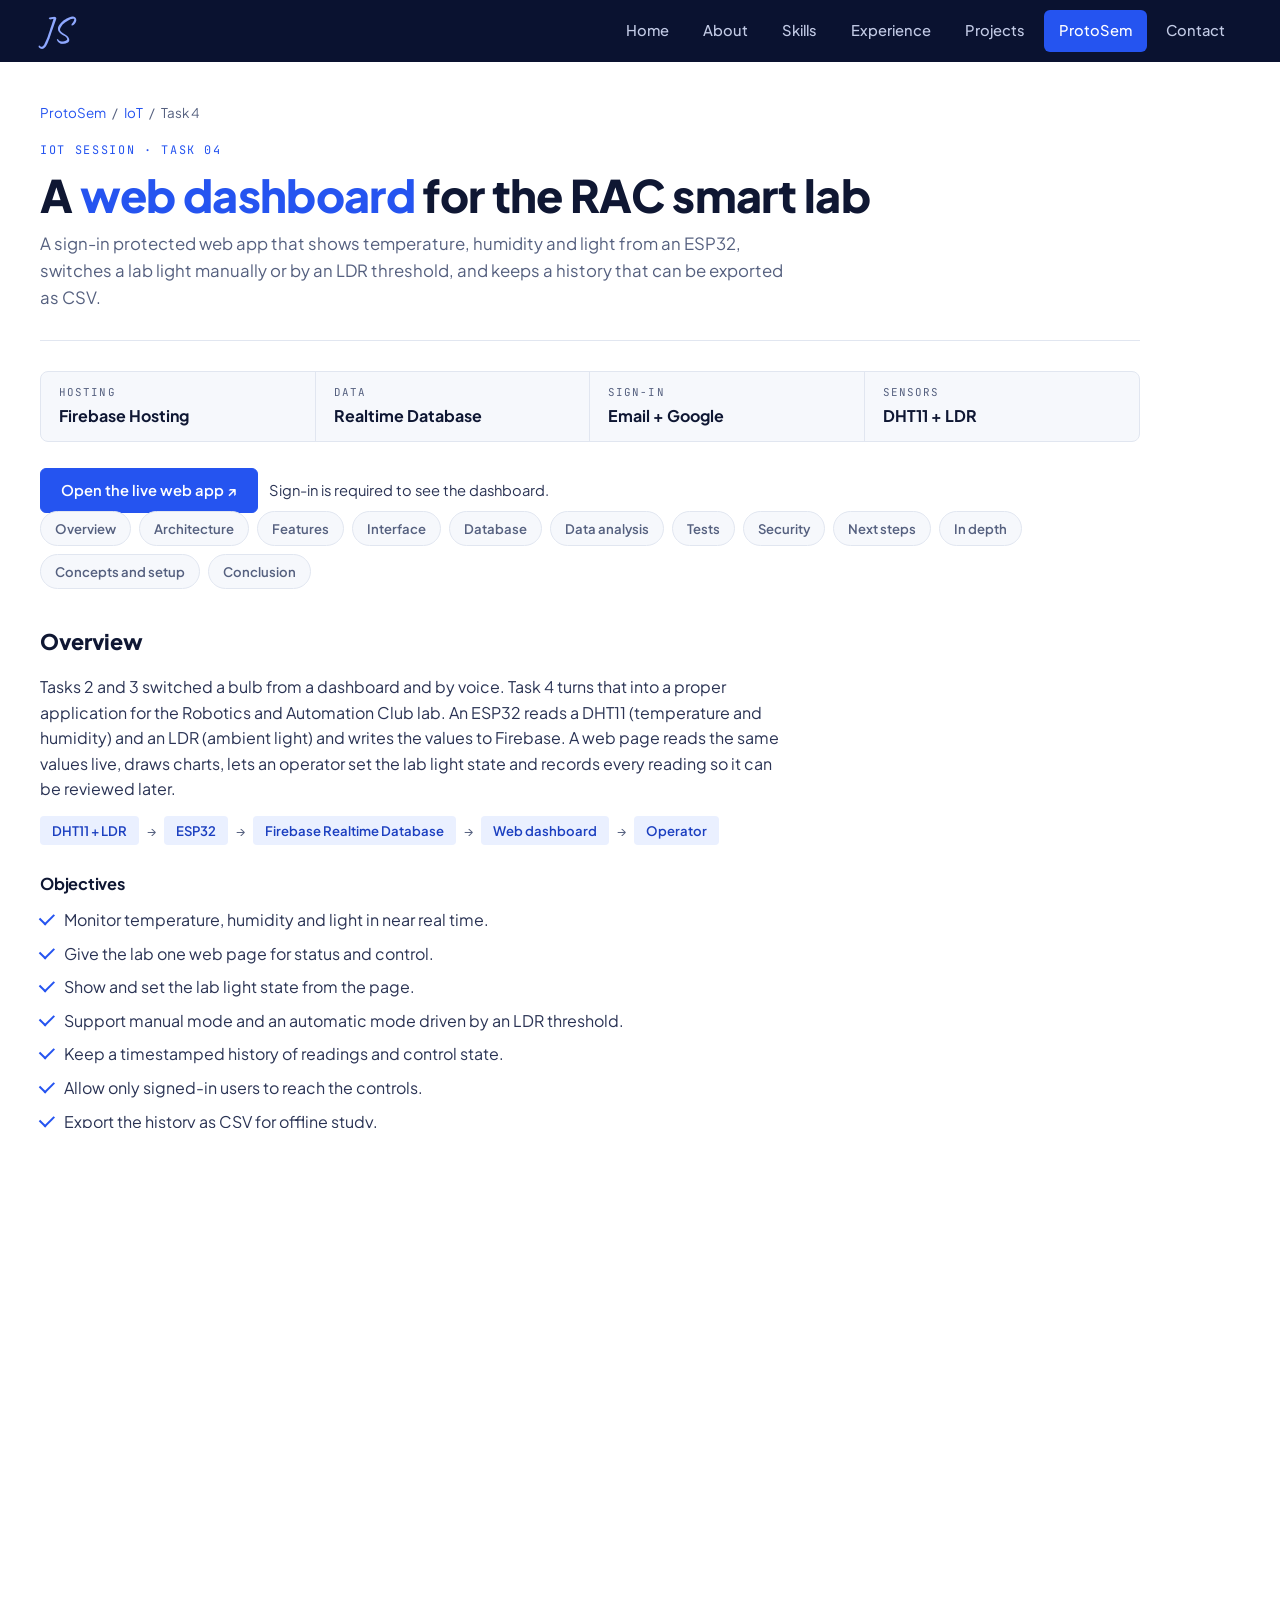
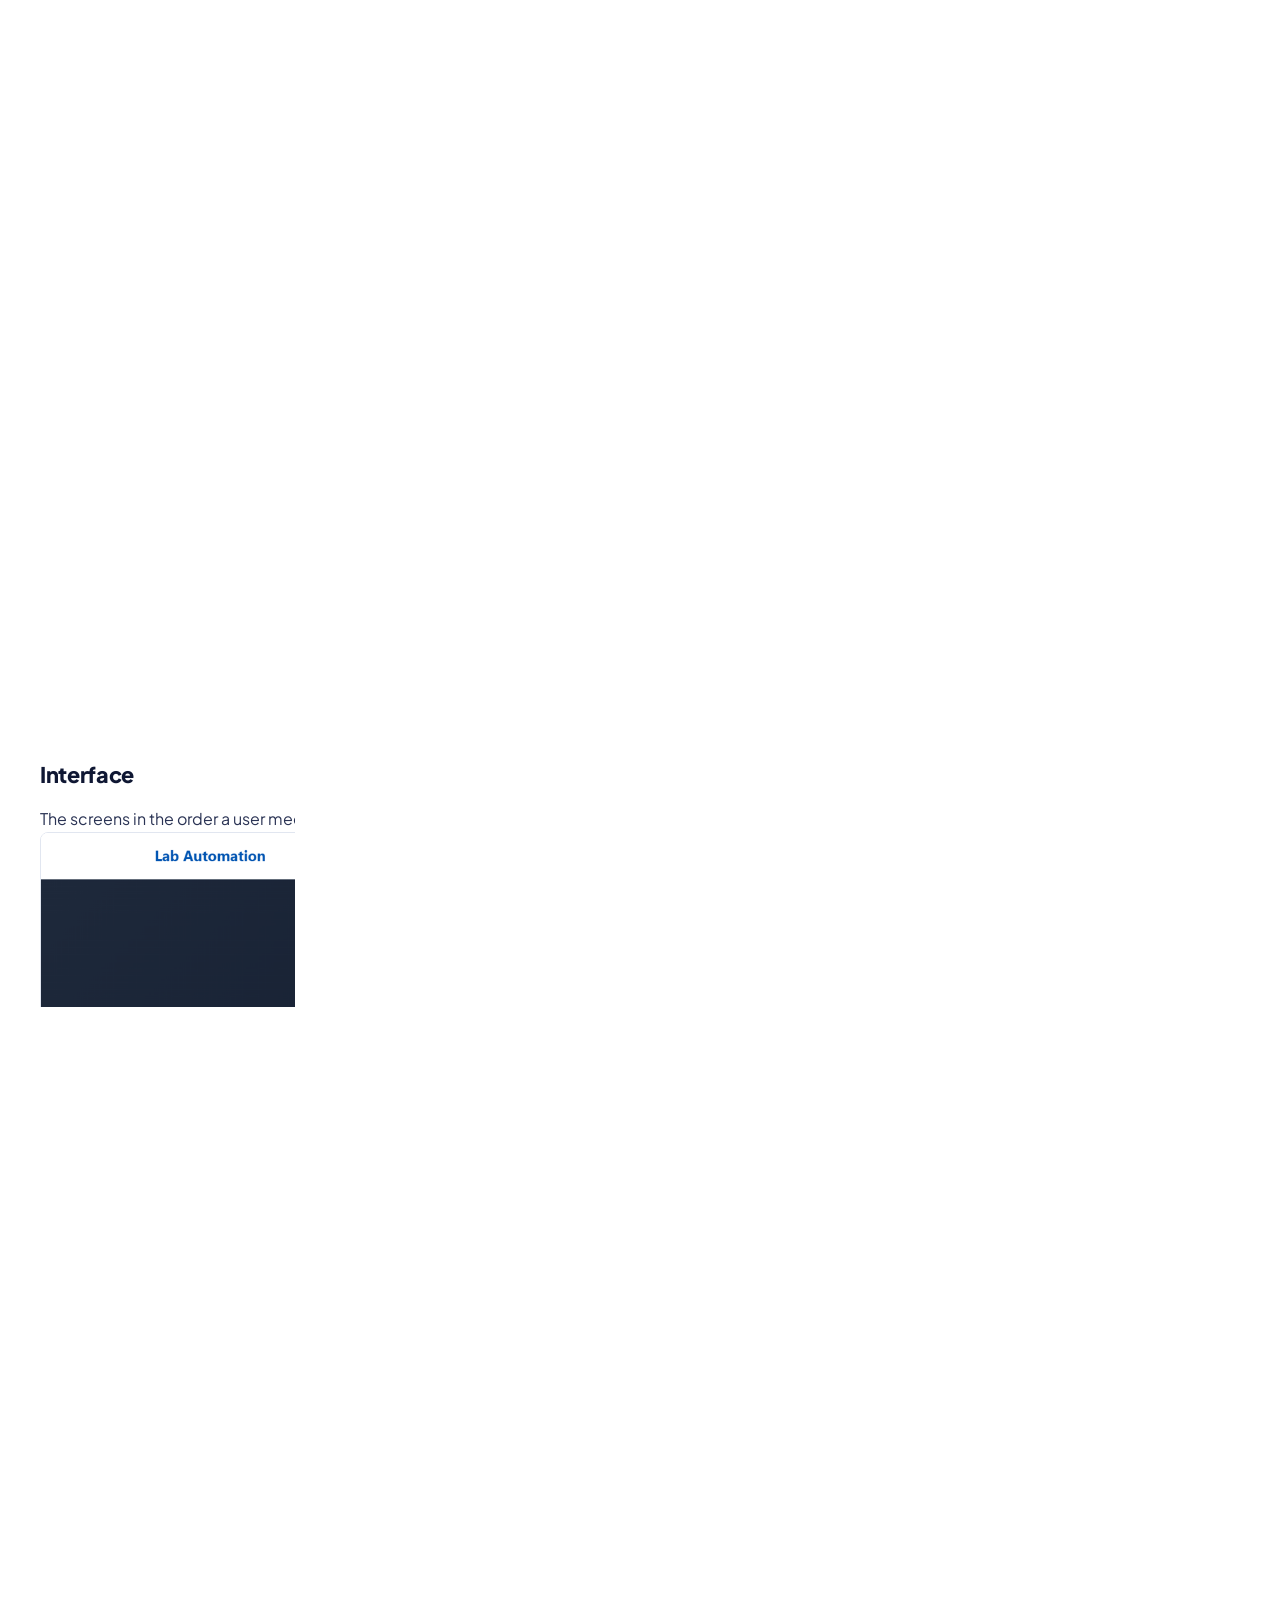
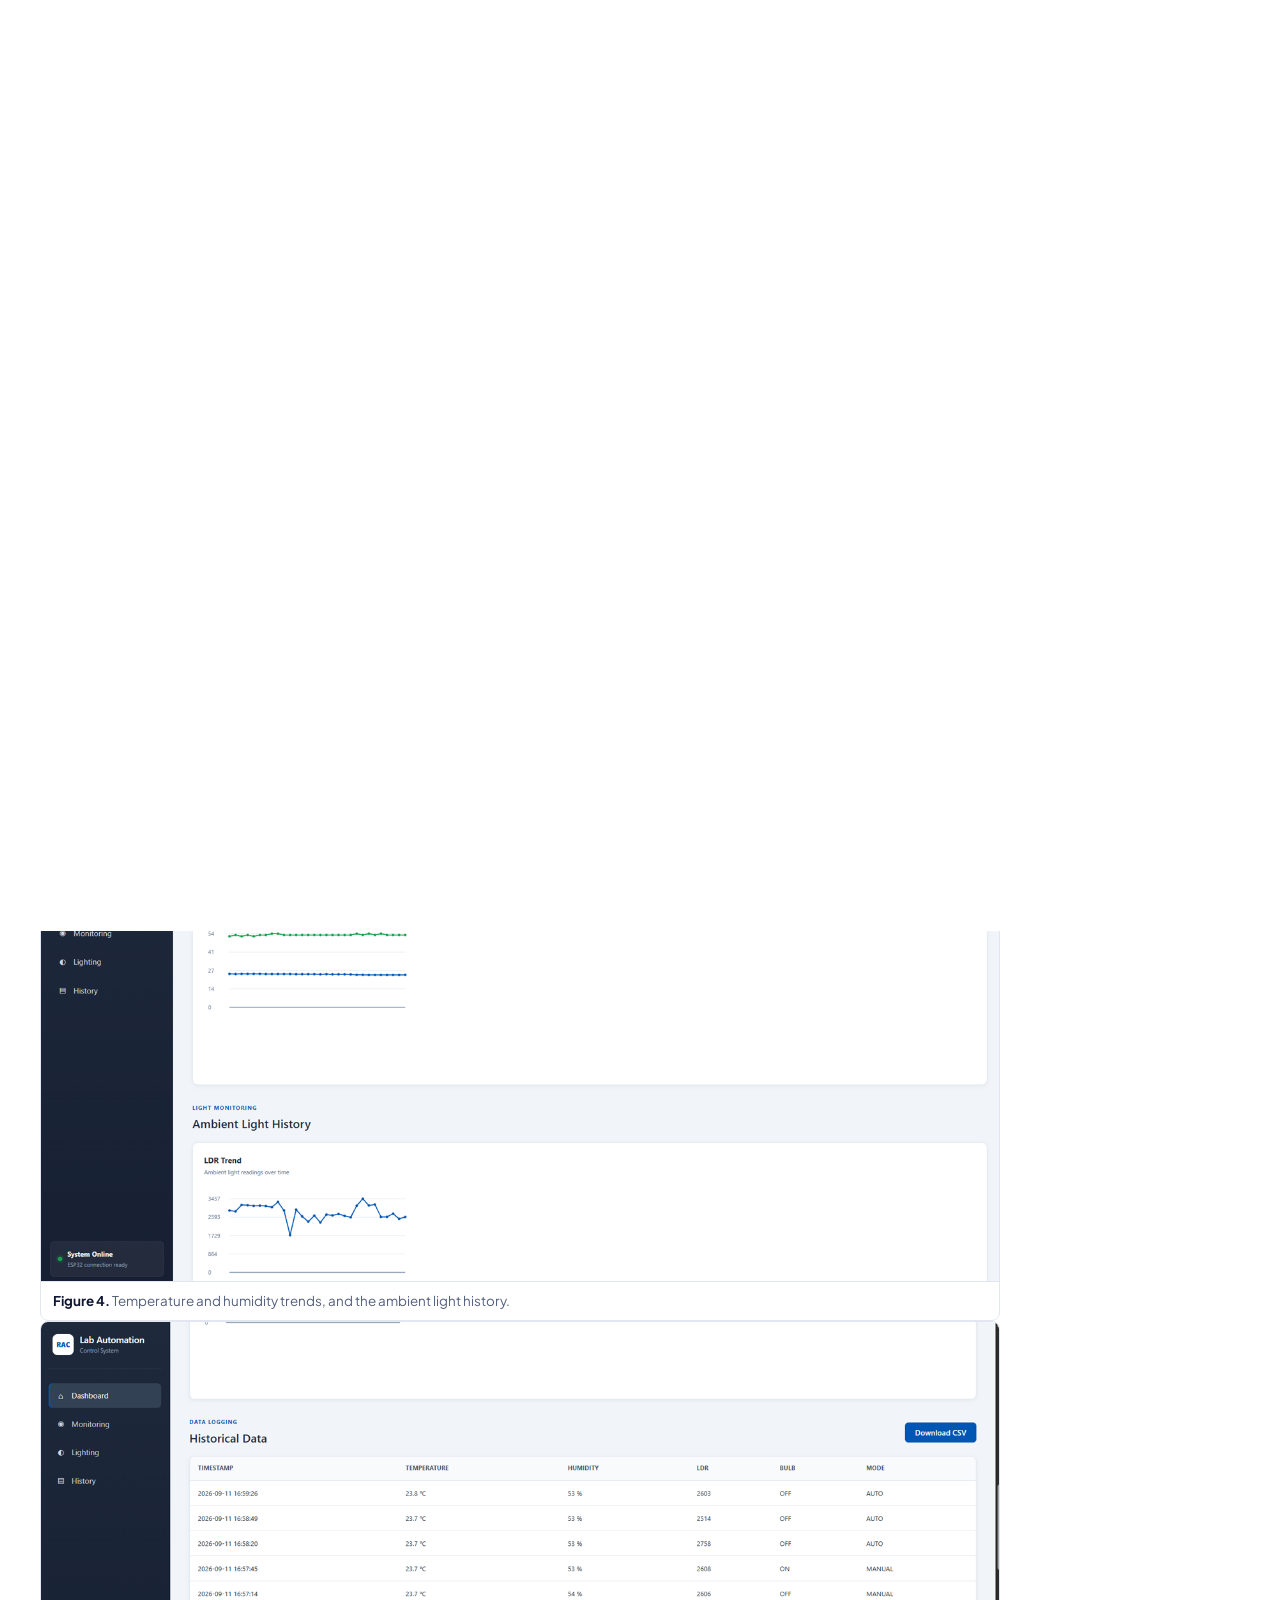
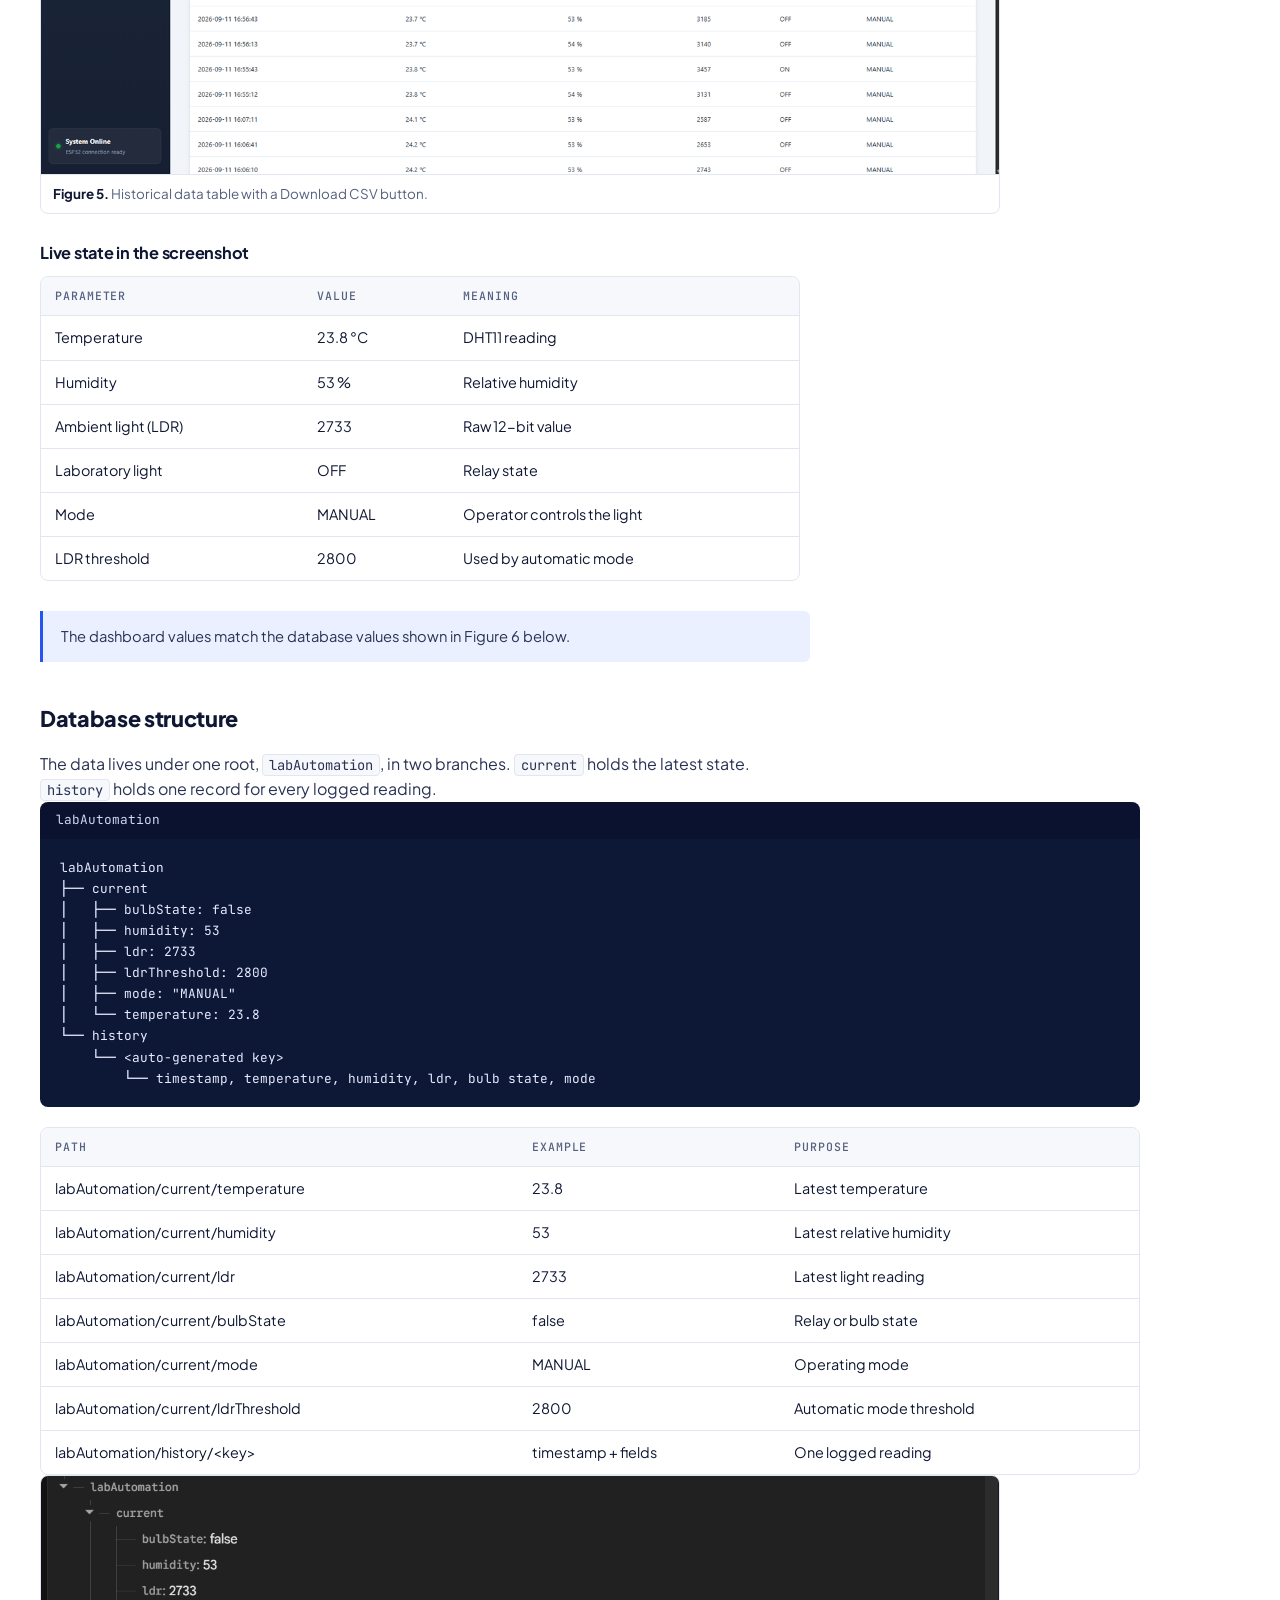
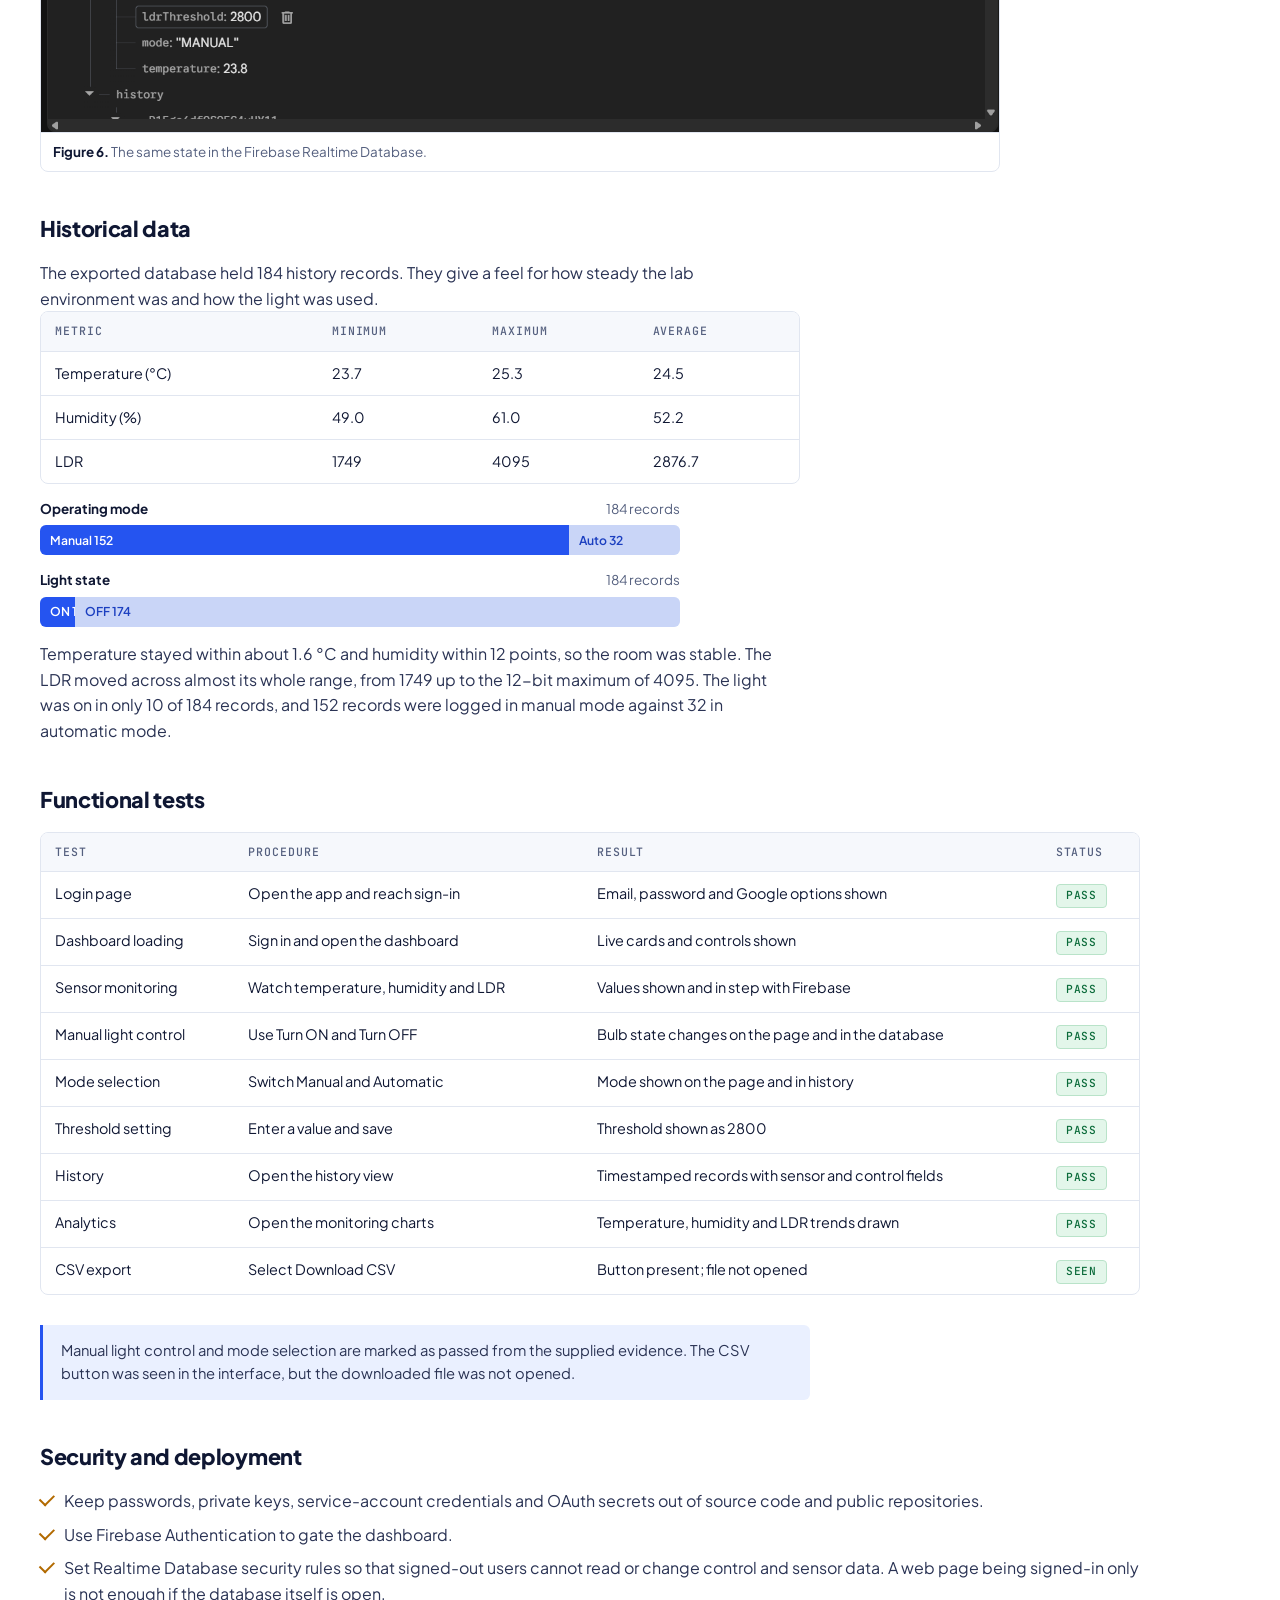
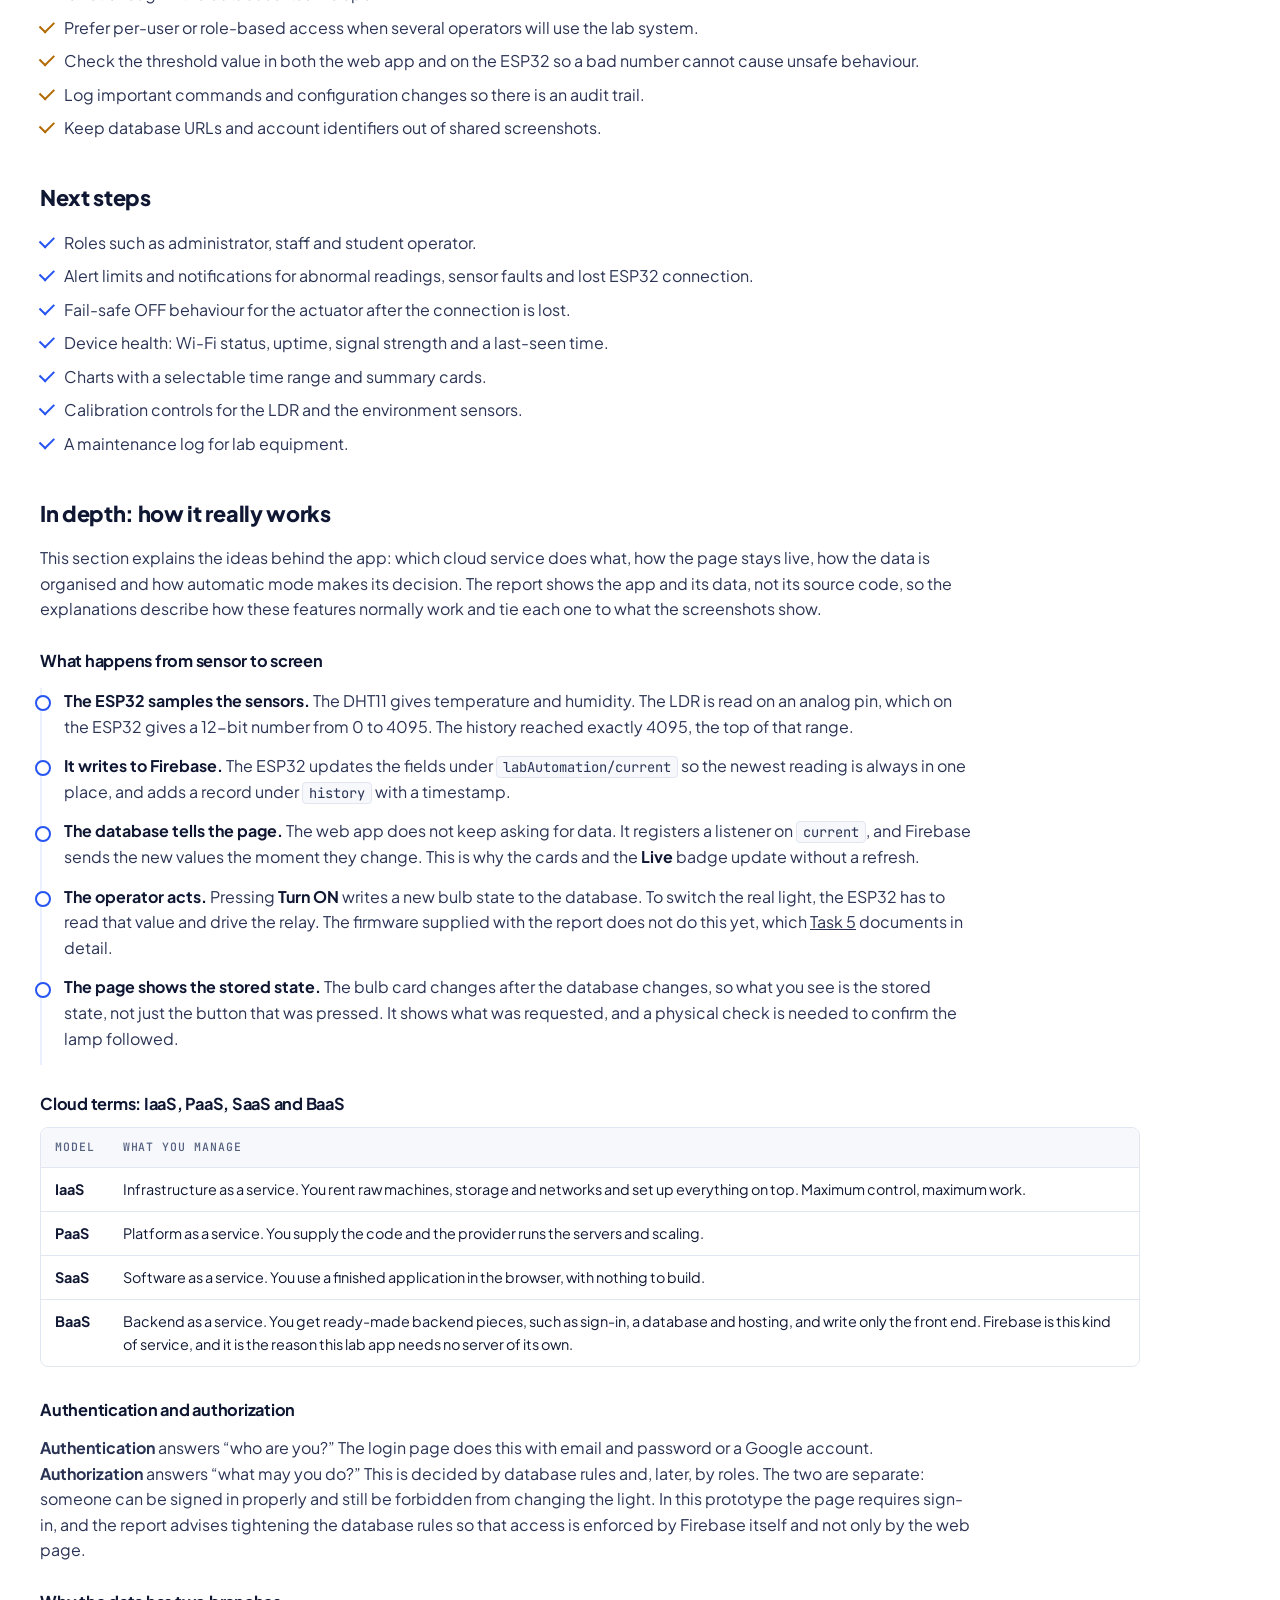
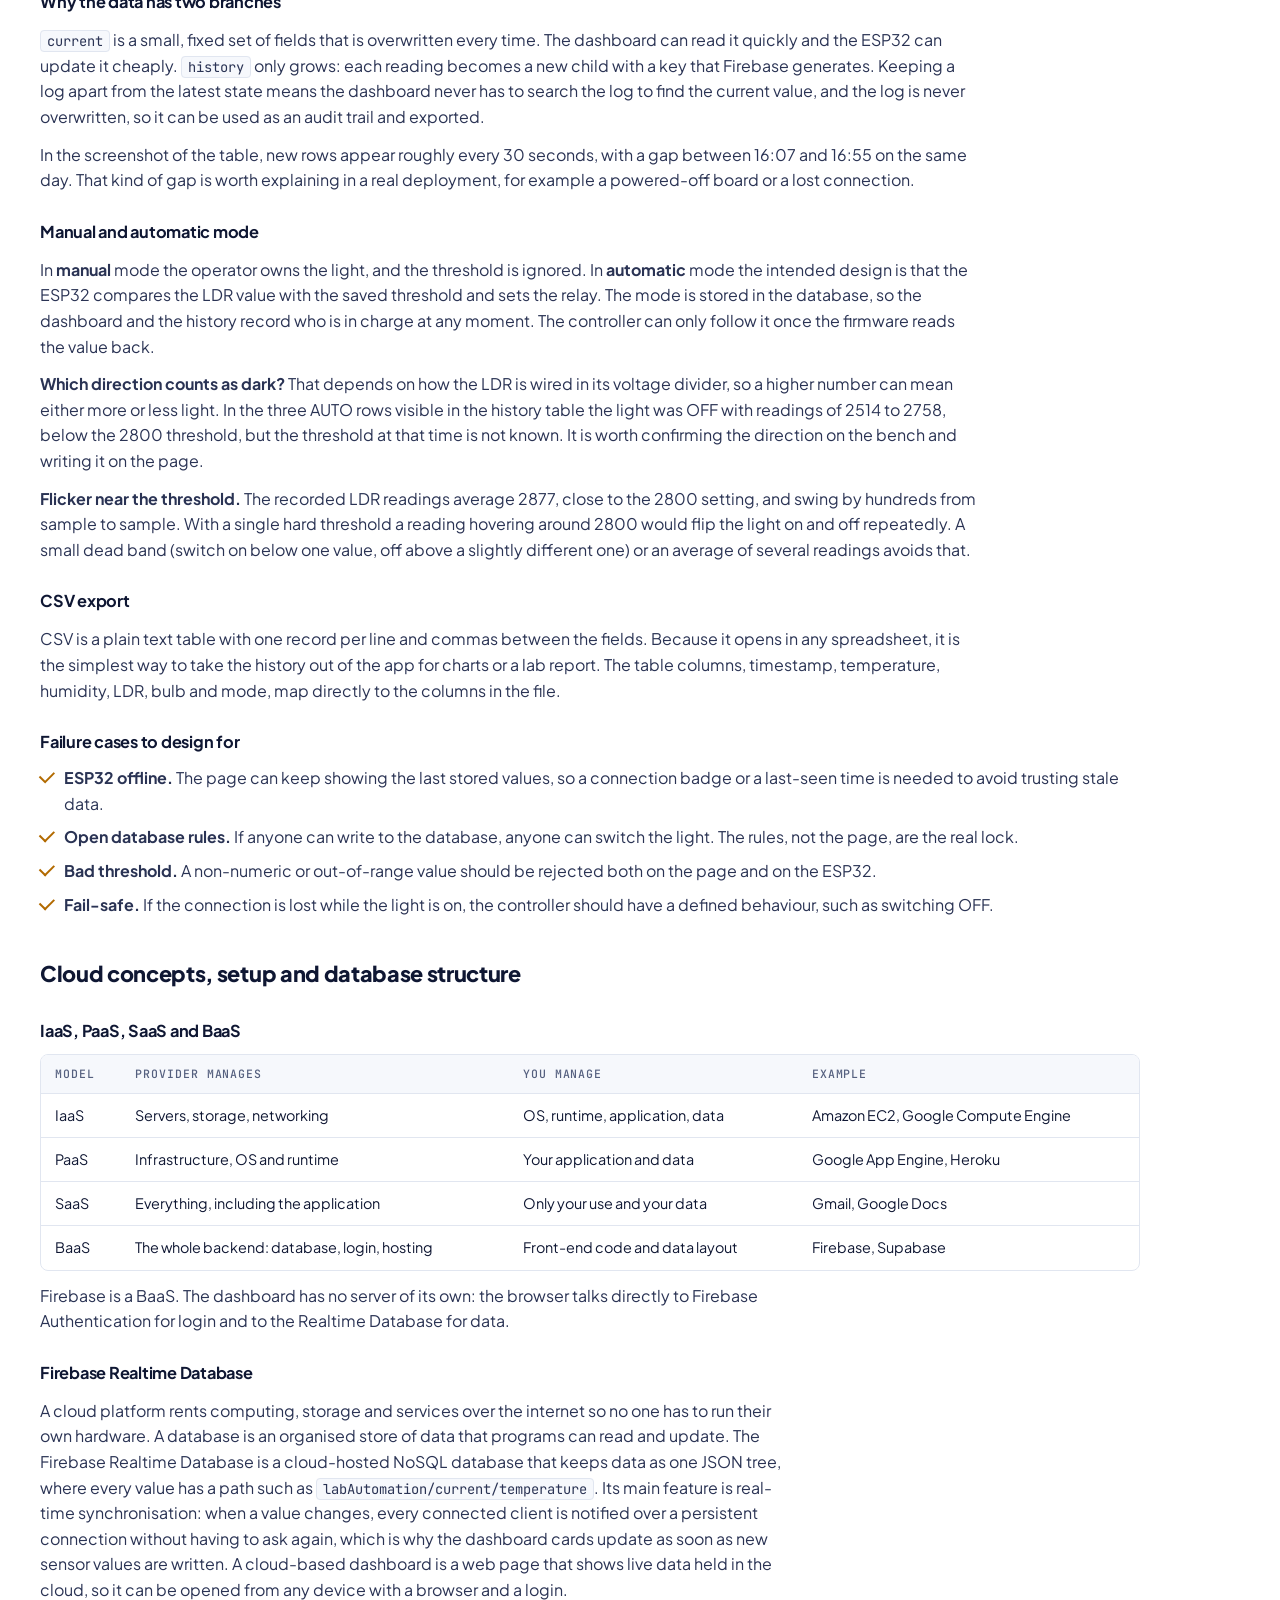
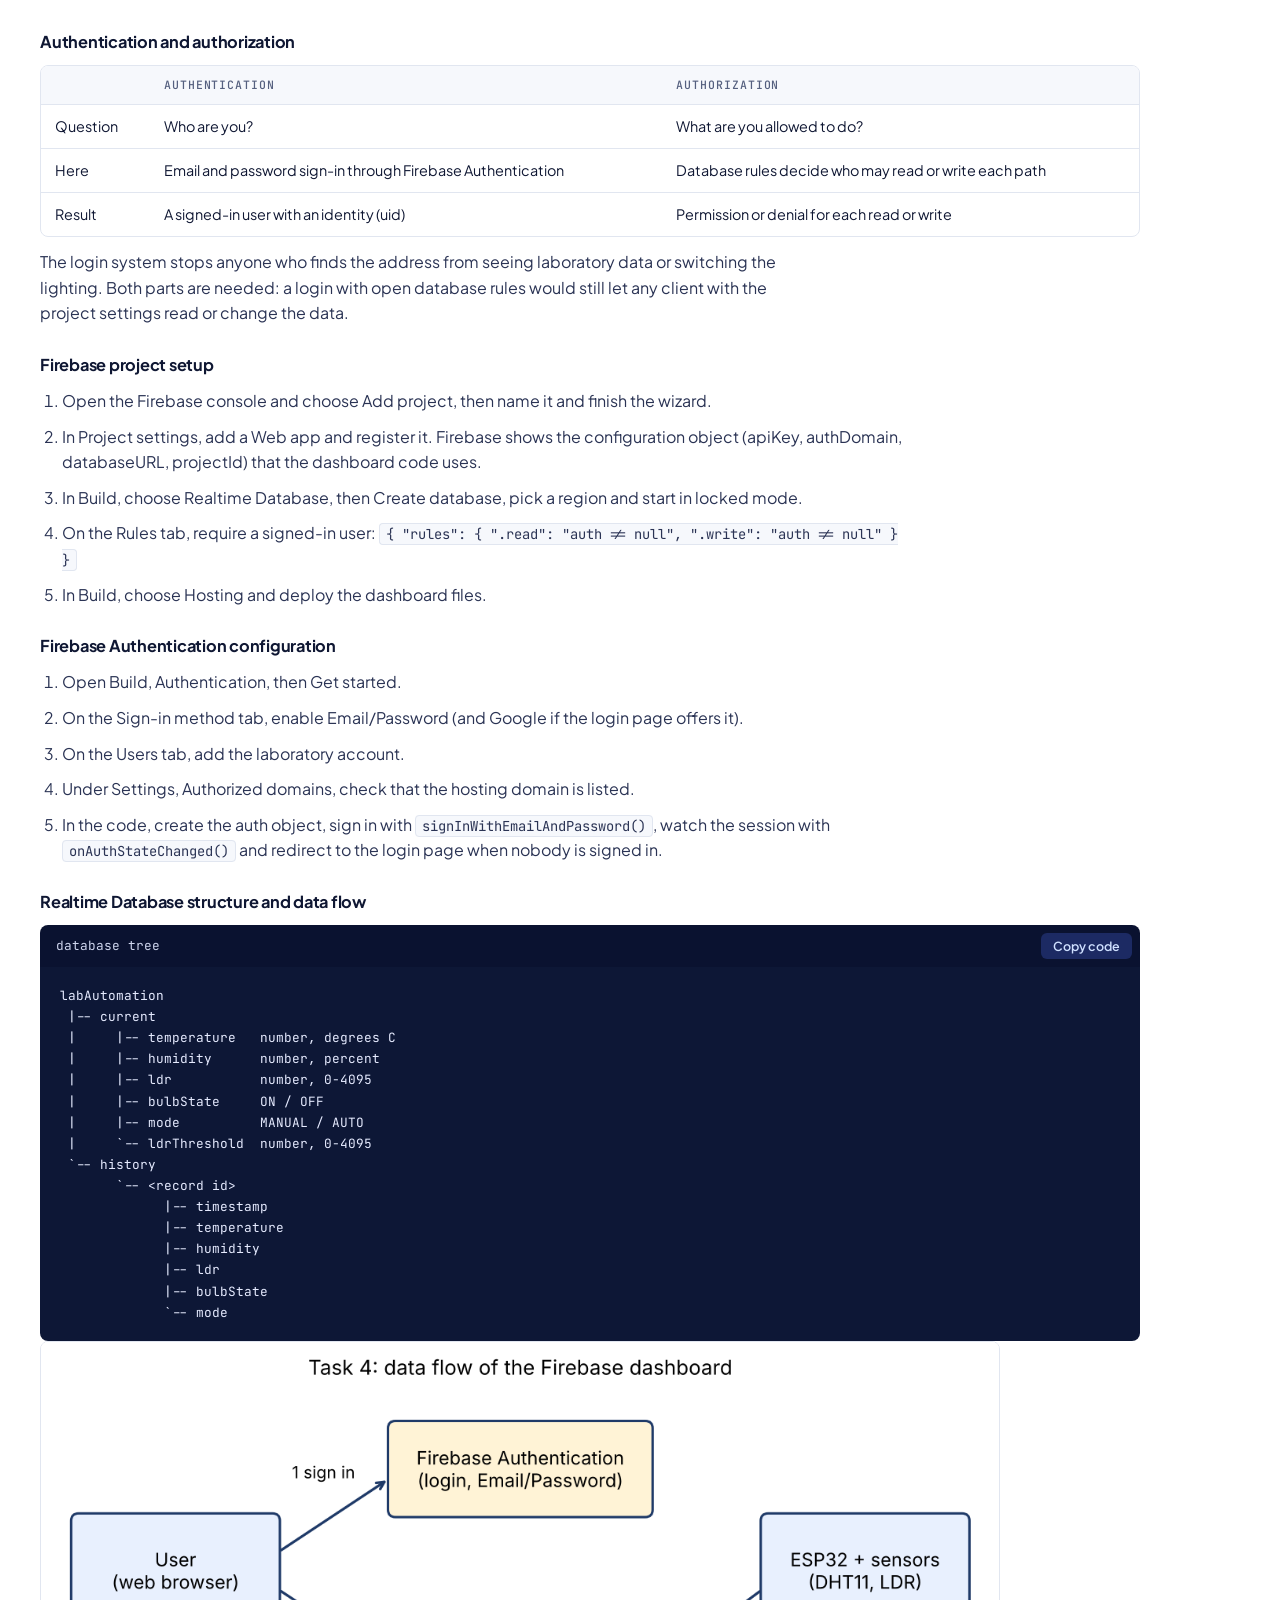
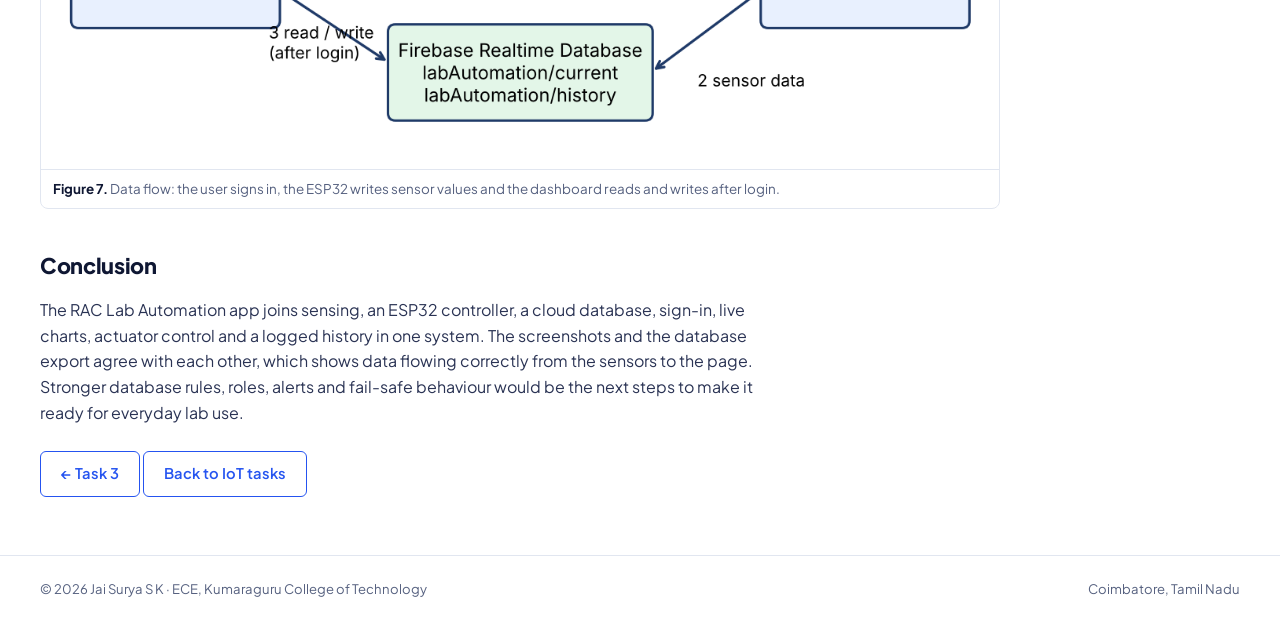
<file: iot-task4.html>
<!DOCTYPE html>
<html lang="en">
<head>
  <meta charset="utf-8">
  <meta name="viewport" content="width=device-width, initial-scale=1, viewport-fit=cover">
  <title>IoT Task 4 · Jai Surya S K</title>
  <meta name="description" content="IoT session Task 4: RAC smart lab web dashboard on Firebase.">
  <link rel="preconnect" href="https://fonts.googleapis.com">
  <link rel="preconnect" href="https://fonts.gstatic.com" crossorigin>
  <link rel="stylesheet" href="https://fonts.googleapis.com/css2?family=Plus+Jakarta+Sans:wght@400;500;600;700;800&family=Caveat:wght@500;600&family=JetBrains+Mono:wght@400;500&display=swap">
  <link rel="stylesheet" href="style.css">
</head>
<body>
  <div class="main">
    <header class="topbar">
      <div class="in">
        <a class="mono-logo" href="index.html" aria-label="Jai Surya S K, home">JS</a>
        <button class="menu-btn" type="button" aria-expanded="false" aria-controls="site-nav">Menu</button>
        <nav aria-label="Main">
          <ul class="nav" id="site-nav">
          <li><a href="index.html">Home</a></li>
          <li><a href="about.html">About</a></li>
          <li><a href="skills.html">Skills</a></li>
          <li><a href="experience.html">Experience</a></li>
          <li><a href="projects.html">Projects</a></li>
          <li><a href="protosem.html" aria-current="page">ProtoSem</a></li>
          <li><a href="contact.html">Contact</a></li>
          </ul>
        </nav>
      </div>
    </header>
    <main class="page">
      <div class="crumb"><a href="protosem.html#iot">ProtoSem</a> <span>/</span> <a href="protosem.html#iot">IoT</a> <span>/</span> Task 4</div>
      <div class="page-top"><div class="eyebrow">IoT session &middot; Task 04</div><h1 class="page-title">A <em>web dashboard</em> for the RAC smart lab</h1>
      <p class="page-lede">A sign-in protected web app that shows temperature, humidity and light from an ESP32, switches a lab light manually or by an LDR threshold, and keeps a history that can be exported as CSV.</p></div>

      <div class="facts-row">
        <div><span>Hosting</span><b>Firebase Hosting</b></div>
        <div><span>Data</span><b>Realtime Database</b></div>
        <div><span>Sign-in</span><b>Email + Google</b></div>
        <div><span>Sensors</span><b>DHT11 + LDR</b></div>
      </div>
      <p style="margin:0 0 6px"><a class="btn" href="https://lab-automation-52c6b.web.app/" target="_blank" rel="noopener">Open the live web app &nearr;</a> <span class="src" style="border:0;background:none;padding:0 0 0 8px">Sign-in is required to see the dashboard.</span></p>

      <nav class="toc" aria-label="On this page"><a href="#overview">Overview</a><a href="#arch">Architecture</a><a href="#features">Features</a><a href="#ui">Interface</a><a href="#db">Database</a><a href="#data">Data analysis</a><a href="#tests">Tests</a><a href="#security">Security</a><a href="#future">Next steps</a><a href="#deep">In depth</a><a href="#checklist">Concepts and setup</a><a href="#conclusion">Conclusion</a></nav>

      <section class="doc" id="overview">
        <h2>Overview</h2>
        <p class="prose">Tasks 2 and 3 switched a bulb from a dashboard and by voice. Task 4 turns that into a proper application for the Robotics and Automation Club lab. An ESP32 reads a DHT11 (temperature and humidity) and an LDR (ambient light) and writes the values to Firebase. A web page reads the same values live, draws charts, lets an operator set the lab light state and records every reading so it can be reviewed later.</p>
        <div class="flow task-flow"><span>DHT11 + LDR</span> <i>&rarr;</i> <span>ESP32</span> <i>&rarr;</i> <span>Firebase Realtime Database</span> <i>&rarr;</i> <span>Web dashboard</span> <i>&rarr;</i> <span>Operator</span></div>
        <h3 class="sub">Objectives</h3>
        <ul class="tick"><li>Monitor temperature, humidity and light in near real time.</li><li>Give the lab one web page for status and control.</li><li>Show and set the lab light state from the page.</li><li>Support manual mode and an automatic mode driven by an LDR threshold.</li><li>Keep a timestamped history of readings and control state.</li><li>Allow only signed-in users to reach the controls.</li><li>Export the history as CSV for offline study.</li></ul>
      </section>

      <section class="doc" id="arch">
        <h2>Architecture and data flow</h2>
        <div class="table-wrap"><table class="cmp"><thead><tr><th>Layer</th><th>Technology</th><th>Role</th></tr></thead><tbody><tr><td>Sensors</td><td>DHT11 and LDR</td><td>Temperature, humidity and ambient light</td></tr><tr><td>Edge controller</td><td>ESP32</td><td>Reads sensors, pushes state to the cloud, drives the relay</td></tr><tr><td>Actuator</td><td>Relay and lab light</td><td>Relay output on the ESP32 (see Task 5 for the firmware status)</td></tr><tr><td>Cloud</td><td>Firebase Authentication + Realtime Database</td><td>Sign-in, current state and history</td></tr><tr><td>User interface</td><td>Web app on Firebase Hosting</td><td>Monitoring, control, charts, history and export</td></tr></tbody></table></div>
        <h3 class="sub">How data moves</h3>
        <ol class="steps"><li>The DHT11 gives temperature and humidity to the ESP32.</li><li>The LDR gives an analog light value, used for display and for automatic mode.</li><li>The ESP32 updates the <code>current</code> branch and adds a record to <code>history</code>.</li><li>The web app reads these values and shows them in cards and charts.</li><li>In manual mode the operator sets the bulb state ON or OFF from the page, and it is stored in the database.</li><li>In automatic mode the intended rule is that the controller compares the LDR value with the saved threshold and decides. Task 5 explains what is and is not in the firmware yet.</li><li>The dashboard shows <b>Live</b> while the ESP32 connection is available.</li></ol>
      </section>

      <section class="doc" id="features">
        <h2>What the app does</h2>
        <div class="table-wrap"><table class="cmp"><thead><tr><th>Feature</th><th>Description</th></tr></thead><tbody><tr><td>Landing page</td><td>Product name, a short description and a clear login button.</td></tr><tr><td>Authentication</td><td>Email and password sign-in, Google sign-in, password recovery and a way back to the home page.</td></tr><tr><td>Dashboard</td><td>Live temperature, humidity, LDR value, light state, connection badge and the lighting controls.</td></tr><tr><td>Monitoring</td><td>Line charts for temperature and humidity, and a separate chart for ambient light.</td></tr><tr><td>Lighting control</td><td>Turn the light on or off by hand, and switch between Manual and Automatic mode.</td></tr><tr><td>LDR automation</td><td>Enter a threshold and save it. Automatic mode compares the light reading against it.</td></tr><tr><td>History</td><td>A table of timestamped records with temperature, humidity, LDR, bulb state and mode.</td></tr><tr><td>CSV export</td><td>A Download CSV button for reports and offline analysis.</td></tr></tbody></table></div>
      </section>

      <section class="doc" id="ui">
        <h2>Interface</h2>
        <p class="prose">The screens in the order a user meets them. The sign-in screen has its email and password hidden.</p>
        <div class="figs wide"><figure class="shot fig"><a href="images/iot/task4/home.png" target="_blank" rel="noopener"><img src="images/iot/task4/home.png" alt="Lab Automation landing page: Smart Laboratory Automation with a Login to System button" loading="lazy"></a><figcaption><b>Figure 1.</b> Landing page with a login button.</figcaption></figure></div>
        <div class="figs" style="grid-template-columns:minmax(0,380px)"><figure class="shot fig"><a href="images/iot/task4/login.png" target="_blank" rel="noopener"><img src="images/iot/task4/login.png" alt="RAC Lab Automation sign-in form with Google option" loading="lazy"></a><figcaption><b>Figure 2.</b> Sign-in with email, password or Google, plus password recovery.</figcaption></figure></div>
        <p class="prose">After signing in, the dashboard shows the four live cards, a <b>Live</b> badge for the ESP32 connection, and three control panels: the bulb switch, the Manual or Automatic mode, and the LDR threshold.</p>
        <div class="figs wide"><figure class="shot fig"><a href="images/iot/task4/dashboard.png" target="_blank" rel="noopener"><img src="images/iot/task4/dashboard.png" alt="Control dashboard showing 23.8 degrees, 53 percent humidity, LDR 2733, light off, manual mode and threshold 2800" loading="lazy"></a><figcaption><b>Figure 3.</b> Control dashboard: live readings, bulb control, operating mode and LDR threshold.</figcaption></figure></div>
        <div class="figs wide"><figure class="shot fig"><a href="images/iot/task4/analytics.png" target="_blank" rel="noopener"><img src="images/iot/task4/analytics.png" alt="Line charts of temperature, humidity and LDR over time" loading="lazy"></a><figcaption><b>Figure 4.</b> Temperature and humidity trends, and the ambient light history.</figcaption></figure></div>
        <div class="figs wide"><figure class="shot fig"><a href="images/iot/task4/history.png" target="_blank" rel="noopener"><img src="images/iot/task4/history.png" alt="Table of timestamped readings with temperature, humidity, LDR, bulb state and mode" loading="lazy"></a><figcaption><b>Figure 5.</b> Historical data table with a Download CSV button.</figcaption></figure></div>
        <h3 class="sub">Live state in the screenshot</h3>
        <div class="table-wrap narrow"><table class="cmp small"><thead><tr><th>Parameter</th><th>Value</th><th>Meaning</th></tr></thead><tbody><tr><td>Temperature</td><td>23.8 &deg;C</td><td>DHT11 reading</td></tr><tr><td>Humidity</td><td>53 %</td><td>Relative humidity</td></tr><tr><td>Ambient light (LDR)</td><td>2733</td><td>Raw 12-bit value</td></tr><tr><td>Laboratory light</td><td>OFF</td><td>Relay state</td></tr><tr><td>Mode</td><td>MANUAL</td><td>Operator controls the light</td></tr><tr><td>LDR threshold</td><td>2800</td><td>Used by automatic mode</td></tr></tbody></table></div>
        <p class="src">The dashboard values match the database values shown in Figure 6 below.</p>
      </section>

      <section class="doc" id="db">
        <h2>Database structure</h2>
        <p class="prose">The data lives under one root, <code>labAutomation</code>, in two branches. <code>current</code> holds the latest state. <code>history</code> holds one record for every logged reading.</p>
        <div class="code-head"><span>labAutomation</span></div>
        <pre class="code"><code>labAutomation
├── current
│   ├── bulbState: false
│   ├── humidity: 53
│   ├── ldr: 2733
│   ├── ldrThreshold: 2800
│   ├── mode: &quot;MANUAL&quot;
│   └── temperature: 23.8
└── history
    └── &lt;auto-generated key&gt;
        └── timestamp, temperature, humidity, ldr, bulb state, mode</code></pre>
        <div class="table-wrap" style="margin-top:20px"><table class="cmp"><thead><tr><th>Path</th><th>Example</th><th>Purpose</th></tr></thead><tbody><tr><td>labAutomation/current/temperature</td><td>23.8</td><td>Latest temperature</td></tr><tr><td>labAutomation/current/humidity</td><td>53</td><td>Latest relative humidity</td></tr><tr><td>labAutomation/current/ldr</td><td>2733</td><td>Latest light reading</td></tr><tr><td>labAutomation/current/bulbState</td><td>false</td><td>Relay or bulb state</td></tr><tr><td>labAutomation/current/mode</td><td>MANUAL</td><td>Operating mode</td></tr><tr><td>labAutomation/current/ldrThreshold</td><td>2800</td><td>Automatic mode threshold</td></tr><tr><td>labAutomation/history/&lt;key&gt;</td><td>timestamp + fields</td><td>One logged reading</td></tr></tbody></table></div>
        <div class="figs wide"><figure class="shot fig"><a href="images/iot/task4/database.png" target="_blank" rel="noopener"><img src="images/iot/task4/database.png" alt="Firebase Realtime Database tree showing labAutomation current values" loading="lazy"></a><figcaption><b>Figure 6.</b> The same state in the Firebase Realtime Database.</figcaption></figure></div>
      </section>

      <section class="doc" id="data">
        <h2>Historical data</h2>
        <p class="prose">The exported database held 184 history records. They give a feel for how steady the lab environment was and how the light was used.</p>
        <div class="table-wrap narrow"><table class="cmp small"><thead><tr><th>Metric</th><th>Minimum</th><th>Maximum</th><th>Average</th></tr></thead><tbody><tr><td>Temperature (&deg;C)</td><td>23.7</td><td>25.3</td><td>24.5</td></tr><tr><td>Humidity (%)</td><td>49.0</td><td>61.0</td><td>52.2</td></tr><tr><td>LDR</td><td>1749</td><td>4095</td><td>2876.7</td></tr></tbody></table></div>
        <div class="split"><div class="split-h"><b>Operating mode</b><span>184 records</span></div><div class="split-bar" role="img" aria-label="Manual 152, Auto 32"><i style="width:82.6%">Manual 152</i><i class="b" style="width:17.4%">Auto 32</i></div></div><div class="split"><div class="split-h"><b>Light state</b><span>184 records</span></div><div class="split-bar" role="img" aria-label="ON 10, OFF 174"><i style="width:5.4%">ON 10</i><i class="b" style="width:94.6%">OFF 174</i></div></div>
        <p class="prose">Temperature stayed within about 1.6 &deg;C and humidity within 12 points, so the room was stable. The LDR moved across almost its whole range, from 1749 up to the 12-bit maximum of 4095. The light was on in only 10 of 184 records, and 152 records were logged in manual mode against 32 in automatic mode.</p>
      </section>

      <section class="doc" id="tests">
        <h2>Functional tests</h2>
        <div class="table-wrap"><table class="cmp"><thead><tr><th>Test</th><th>Procedure</th><th>Result</th><th>Status</th></tr></thead><tbody><tr><td>Login page</td><td>Open the app and reach sign-in</td><td>Email, password and Google options shown</td><td><span class="pass">PASS</span></td></tr><tr><td>Dashboard loading</td><td>Sign in and open the dashboard</td><td>Live cards and controls shown</td><td><span class="pass">PASS</span></td></tr><tr><td>Sensor monitoring</td><td>Watch temperature, humidity and LDR</td><td>Values shown and in step with Firebase</td><td><span class="pass">PASS</span></td></tr><tr><td>Manual light control</td><td>Use Turn ON and Turn OFF</td><td>Bulb state changes on the page and in the database</td><td><span class="pass">PASS</span></td></tr><tr><td>Mode selection</td><td>Switch Manual and Automatic</td><td>Mode shown on the page and in history</td><td><span class="pass">PASS</span></td></tr><tr><td>Threshold setting</td><td>Enter a value and save</td><td>Threshold shown as 2800</td><td><span class="pass">PASS</span></td></tr><tr><td>History</td><td>Open the history view</td><td>Timestamped records with sensor and control fields</td><td><span class="pass">PASS</span></td></tr><tr><td>Analytics</td><td>Open the monitoring charts</td><td>Temperature, humidity and LDR trends drawn</td><td><span class="pass">PASS</span></td></tr><tr><td>CSV export</td><td>Select Download CSV</td><td>Button present; file not opened</td><td><span class="pass">SEEN</span></td></tr></tbody></table></div>
        <p class="src">Manual light control and mode selection are marked as passed from the supplied evidence. The CSV button was seen in the interface, but the downloaded file was not opened.</p>
      </section>

      <section class="doc" id="security">
        <h2>Security and deployment</h2>
        <ul class="tick warn"><li>Keep passwords, private keys, service-account credentials and OAuth secrets out of source code and public repositories.</li><li>Use Firebase Authentication to gate the dashboard.</li><li>Set Realtime Database security rules so that signed-out users cannot read or change control and sensor data. A web page being signed-in only is not enough if the database itself is open.</li><li>Prefer per-user or role-based access when several operators will use the lab system.</li><li>Check the threshold value in both the web app and on the ESP32 so a bad number cannot cause unsafe behaviour.</li><li>Log important commands and configuration changes so there is an audit trail.</li><li>Keep database URLs and account identifiers out of shared screenshots.</li></ul>
      </section>

      <section class="doc" id="future">
        <h2>Next steps</h2>
        <ul class="tick"><li>Roles such as administrator, staff and student operator.</li><li>Alert limits and notifications for abnormal readings, sensor faults and lost ESP32 connection.</li><li>Fail-safe OFF behaviour for the actuator after the connection is lost.</li><li>Device health: Wi-Fi status, uptime, signal strength and a last-seen time.</li><li>Charts with a selectable time range and summary cards.</li><li>Calibration controls for the LDR and the environment sensors.</li><li>A maintenance log for lab equipment.</li></ul>
      </section>

      <section class="doc deep" id="deep"><h2>In depth: how it really works</h2><p class="prose">This section explains the ideas behind the app: which cloud service does what, how the page stays live, how the data is organised and how automatic mode makes its decision. The report shows the app and its data, not its source code, so the explanations describe how these features normally work and tie each one to what the screenshots show.</p>
<h3 class="sub">What happens from sensor to screen</h3><ol class="trace"><li><b>The ESP32 samples the sensors.</b> The DHT11 gives temperature and humidity. The LDR is read on an analog pin, which on the ESP32 gives a 12-bit number from 0 to 4095. The history reached exactly 4095, the top of that range.</li><li><b>It writes to Firebase.</b> The ESP32 updates the fields under <code>labAutomation/current</code> so the newest reading is always in one place, and adds a record under <code>history</code> with a timestamp.</li><li><b>The database tells the page.</b> The web app does not keep asking for data. It registers a listener on <code>current</code>, and Firebase sends the new values the moment they change. This is why the cards and the <b>Live</b> badge update without a refresh.</li><li><b>The operator acts.</b> Pressing <b>Turn ON</b> writes a new bulb state to the database. To switch the real light, the ESP32 has to read that value and drive the relay. The firmware supplied with the report does not do this yet, which <a href="iot-task5.html">Task 5</a> documents in detail.</li><li><b>The page shows the stored state.</b> The bulb card changes after the database changes, so what you see is the stored state, not just the button that was pressed. It shows what was requested, and a physical check is needed to confirm the lamp followed.</li></ol><h3 class="sub">Cloud terms: IaaS, PaaS, SaaS and BaaS</h3><div class="table-wrap"><table class="cmp"><thead><tr><th>Model</th><th>What you manage</th></tr></thead><tbody><tr><td><b>IaaS</b></td><td>Infrastructure as a service. You rent raw machines, storage and networks and set up everything on top. Maximum control, maximum work.</td></tr><tr><td><b>PaaS</b></td><td>Platform as a service. You supply the code and the provider runs the servers and scaling.</td></tr><tr><td><b>SaaS</b></td><td>Software as a service. You use a finished application in the browser, with nothing to build.</td></tr><tr><td><b>BaaS</b></td><td>Backend as a service. You get ready-made backend pieces, such as sign-in, a database and hosting, and write only the front end. Firebase is this kind of service, and it is the reason this lab app needs no server of its own.</td></tr></tbody></table></div><h3 class="sub">Authentication and authorization</h3>
<p class="prose"><b>Authentication</b> answers &ldquo;who are you?&rdquo; The login page does this with email and password or a Google account. <b>Authorization</b> answers &ldquo;what may you do?&rdquo; This is decided by database rules and, later, by roles. The two are separate: someone can be signed in properly and still be forbidden from changing the light. In this prototype the page requires sign-in, and the report advises tightening the database rules so that access is enforced by Firebase itself and not only by the web page.</p>
<h3 class="sub">Why the data has two branches</h3>
<p class="prose"><code>current</code> is a small, fixed set of fields that is overwritten every time. The dashboard can read it quickly and the ESP32 can update it cheaply. <code>history</code> only grows: each reading becomes a new child with a key that Firebase generates. Keeping a log apart from the latest state means the dashboard never has to search the log to find the current value, and the log is never overwritten, so it can be used as an audit trail and exported.</p>
<p class="prose">In the screenshot of the table, new rows appear roughly every 30 seconds, with a gap between 16:07 and 16:55 on the same day. That kind of gap is worth explaining in a real deployment, for example a powered-off board or a lost connection.</p>
<h3 class="sub">Manual and automatic mode</h3>
<p class="prose">In <b>manual</b> mode the operator owns the light, and the threshold is ignored. In <b>automatic</b> mode the intended design is that the ESP32 compares the LDR value with the saved threshold and sets the relay. The mode is stored in the database, so the dashboard and the history record who is in charge at any moment. The controller can only follow it once the firmware reads the value back.</p>
<p class="prose"><b>Which direction counts as dark?</b> That depends on how the LDR is wired in its voltage divider, so a higher number can mean either more or less light. In the three AUTO rows visible in the history table the light was OFF with readings of 2514 to 2758, below the 2800 threshold, but the threshold at that time is not known. It is worth confirming the direction on the bench and writing it on the page.</p>
<p class="prose"><b>Flicker near the threshold.</b> The recorded LDR readings average 2877, close to the 2800 setting, and swing by hundreds from sample to sample. With a single hard threshold a reading hovering around 2800 would flip the light on and off repeatedly. A small dead band (switch on below one value, off above a slightly different one) or an average of several readings avoids that.</p>
<h3 class="sub">CSV export</h3>
<p class="prose">CSV is a plain text table with one record per line and commas between the fields. Because it opens in any spreadsheet, it is the simplest way to take the history out of the app for charts or a lab report. The table columns, timestamp, temperature, humidity, LDR, bulb and mode, map directly to the columns in the file.</p>
<h3 class="sub">Failure cases to design for</h3>
<ul class="tick warn"><li><b>ESP32 offline.</b> The page can keep showing the last stored values, so a connection badge or a last-seen time is needed to avoid trusting stale data.</li><li><b>Open database rules.</b> If anyone can write to the database, anyone can switch the light. The rules, not the page, are the real lock.</li><li><b>Bad threshold.</b> A non-numeric or out-of-range value should be rejected both on the page and on the ESP32.</li><li><b>Fail-safe.</b> If the connection is lost while the light is on, the controller should have a defined behaviour, such as switching OFF.</li></ul></section>

      <section class="doc" id="checklist">
        <h2>Cloud concepts, setup and database structure</h2>
<h3 class="sub">IaaS, PaaS, SaaS and BaaS</h3><div class="table-wrap"><table class="cmp"><thead><tr><th>Model</th><th>Provider manages</th><th>You manage</th><th>Example</th></tr></thead><tbody><tr><td>IaaS</td><td>Servers, storage, networking</td><td>OS, runtime, application, data</td><td>Amazon EC2, Google Compute Engine</td></tr><tr><td>PaaS</td><td>Infrastructure, OS and runtime</td><td>Your application and data</td><td>Google App Engine, Heroku</td></tr><tr><td>SaaS</td><td>Everything, including the application</td><td>Only your use and your data</td><td>Gmail, Google Docs</td></tr><tr><td>BaaS</td><td>The whole backend: database, login, hosting</td><td>Front-end code and data layout</td><td>Firebase, Supabase</td></tr></tbody></table></div><p class="prose">Firebase is a BaaS. The dashboard has no server of its own: the browser talks directly to Firebase Authentication for login and to the Realtime Database for data.</p><h3 class="sub">Firebase Realtime Database</h3><p class="prose">A cloud platform rents computing, storage and services over the internet so no one has to run their own hardware. A database is an organised store of data that programs can read and update. The Firebase Realtime Database is a cloud-hosted NoSQL database that keeps data as one JSON tree, where every value has a path such as <code>labAutomation/current/temperature</code>. Its main feature is real-time synchronisation: when a value changes, every connected client is notified over a persistent connection without having to ask again, which is why the dashboard cards update as soon as new sensor values are written. A cloud-based dashboard is a web page that shows live data held in the cloud, so it can be opened from any device with a browser and a login.</p><h3 class="sub">Authentication and authorization</h3><div class="table-wrap"><table class="cmp"><thead><tr><th></th><th>Authentication</th><th>Authorization</th></tr></thead><tbody><tr><td>Question</td><td>Who are you?</td><td>What are you allowed to do?</td></tr><tr><td>Here</td><td>Email and password sign-in through Firebase Authentication</td><td>Database rules decide who may read or write each path</td></tr><tr><td>Result</td><td>A signed-in user with an identity (uid)</td><td>Permission or denial for each read or write</td></tr></tbody></table></div><p class="prose">The login system stops anyone who finds the address from seeing laboratory data or switching the lighting. Both parts are needed: a login with open database rules would still let any client with the project settings read or change the data.</p><h3 class="sub">Firebase project setup</h3><ol class="steps"><li>Open the Firebase console and choose Add project, then name it and finish the wizard.</li><li>In Project settings, add a Web app and register it. Firebase shows the configuration object (apiKey, authDomain, databaseURL, projectId) that the dashboard code uses.</li><li>In Build, choose Realtime Database, then Create database, pick a region and start in locked mode.</li><li>On the Rules tab, require a signed-in user: <code>{ &quot;rules&quot;: { &quot;.read&quot;: &quot;auth != null&quot;, &quot;.write&quot;: &quot;auth != null&quot; } }</code></li><li>In Build, choose Hosting and deploy the dashboard files.</li></ol><h3 class="sub">Firebase Authentication configuration</h3><ol class="steps"><li>Open Build, Authentication, then Get started.</li><li>On the Sign-in method tab, enable Email/Password (and Google if the login page offers it).</li><li>On the Users tab, add the laboratory account.</li><li>Under Settings, Authorized domains, check that the hosting domain is listed.</li><li>In the code, create the auth object, sign in with <code>signInWithEmailAndPassword()</code>, watch the session with <code>onAuthStateChanged()</code> and redirect to the login page when nobody is signed in.</li></ol><h3 class="sub">Realtime Database structure and data flow</h3><div class="code-head"><span>database tree</span><button class="copy" type="button" data-copy="#code-t4tree">Copy code</button></div><pre class="code" id="code-t4tree"><code>labAutomation
 |-- current
 |     |-- temperature   number, degrees C
 |     |-- humidity      number, percent
 |     |-- ldr           number, 0-4095
 |     |-- bulbState     ON / OFF
 |     |-- mode          MANUAL / AUTO
 |     `-- ldrThreshold  number, 0-4095
 `-- history
       `-- &lt;record id&gt;
             |-- timestamp
             |-- temperature
             |-- humidity
             |-- ldr
             |-- bulbState
             `-- mode</code></pre><div class="figs wide"><figure class="shot fig"><a href="images/iot/task4/data-flow.png" target="_blank" rel="noopener"><img src="images/iot/task4/data-flow.png" alt="Data flow between the user, Firebase Authentication, the Realtime Database and the ESP32" loading="lazy"></a><figcaption><b>Figure 7.</b> Data flow: the user signs in, the ESP32 writes sensor values and the dashboard reads and writes after login.</figcaption></figure></div>
      </section>

      <section class="doc" id="conclusion">
        <h2>Conclusion</h2>
        <p class="prose">The RAC Lab Automation app joins sensing, an ESP32 controller, a cloud database, sign-in, live charts, actuator control and a logged history in one system. The screenshots and the database export agree with each other, which shows data flowing correctly from the sensors to the page. Stronger database rules, roles, alerts and fail-safe behaviour would be the next steps to make it ready for everyday lab use.</p>
        <div class="pager"><a class="btn line" href="iot-task3.html">&larr; Task 3</a> <a class="btn line" href="protosem.html#iot">Back to IoT tasks</a></div>
      </section>
    </main>
    <footer class="foot">
      <span>&copy; <span data-year>2026</span> Jai Surya S K · ECE, Kumaraguru College of Technology</span>
      <span>Coimbatore, Tamil Nadu</span>
    </footer>
  </div>
  <script src="script.js"></script>
</body>
</html>
</file>
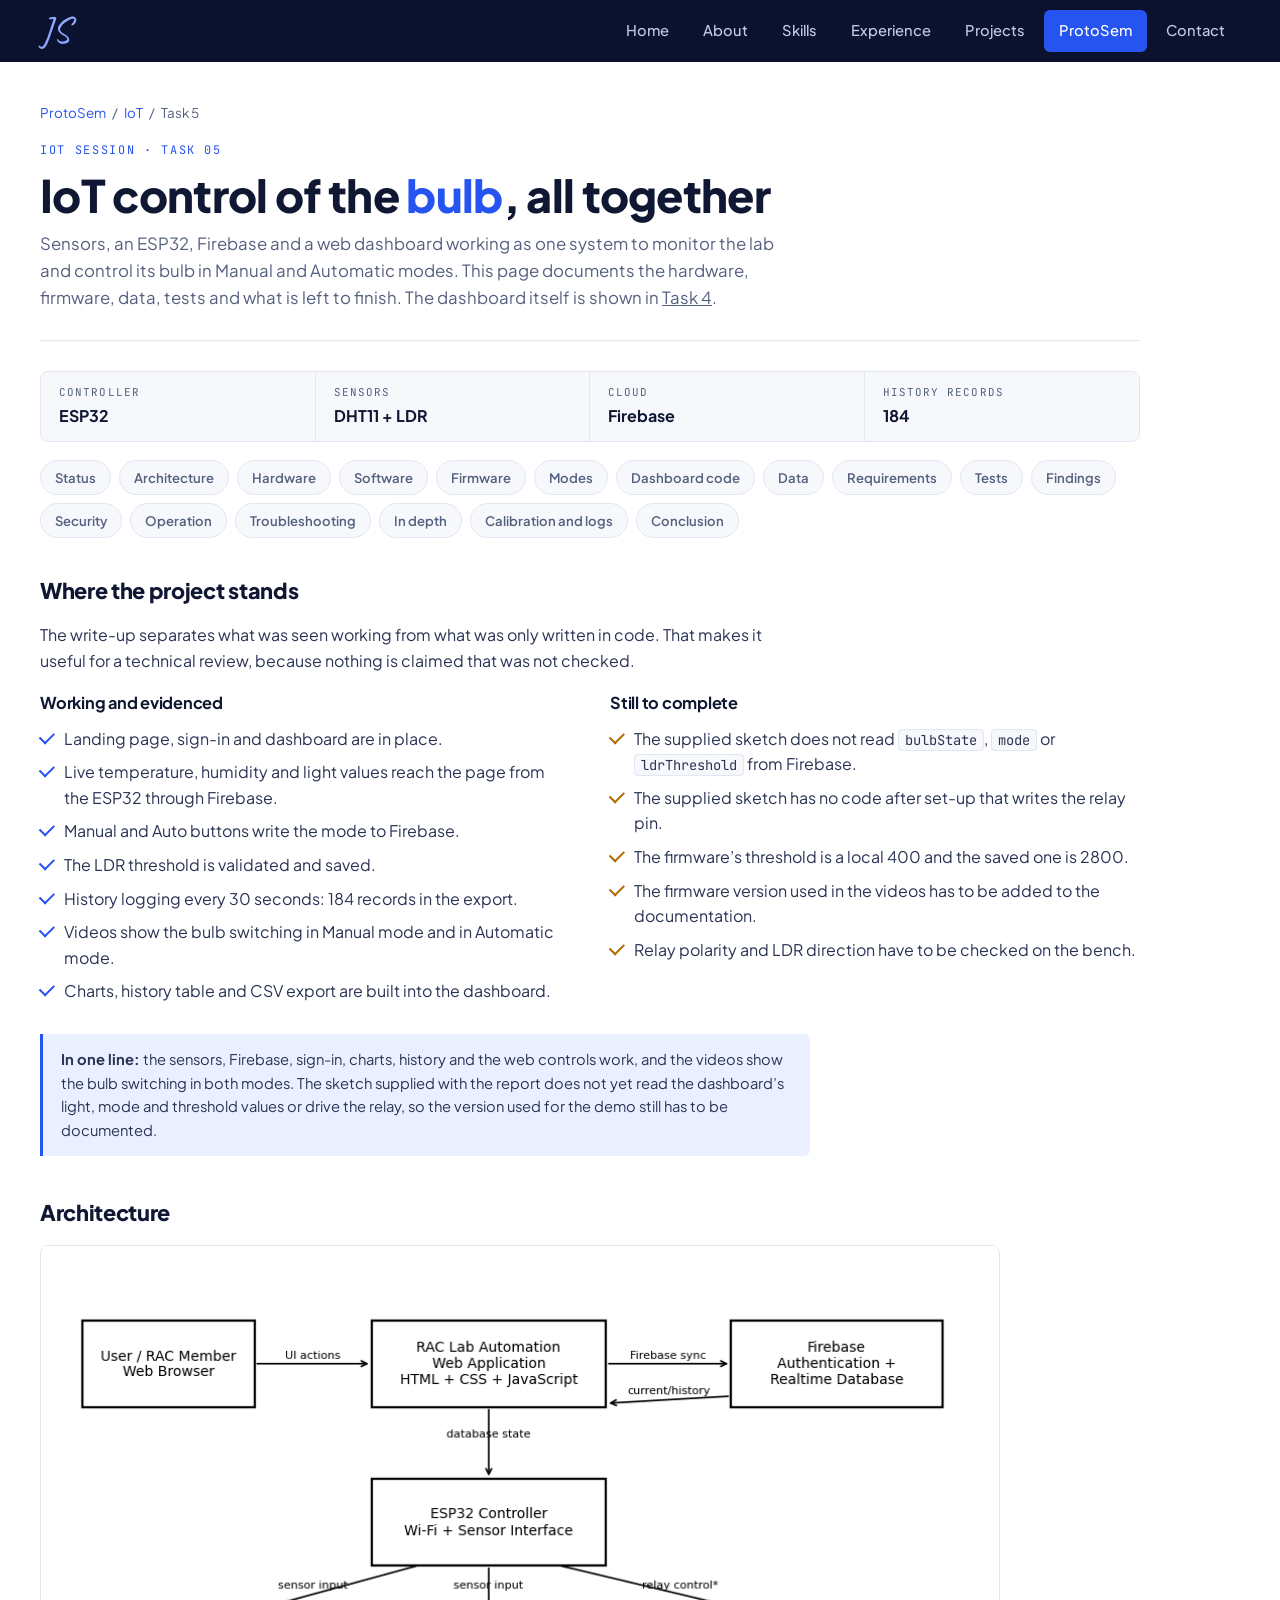
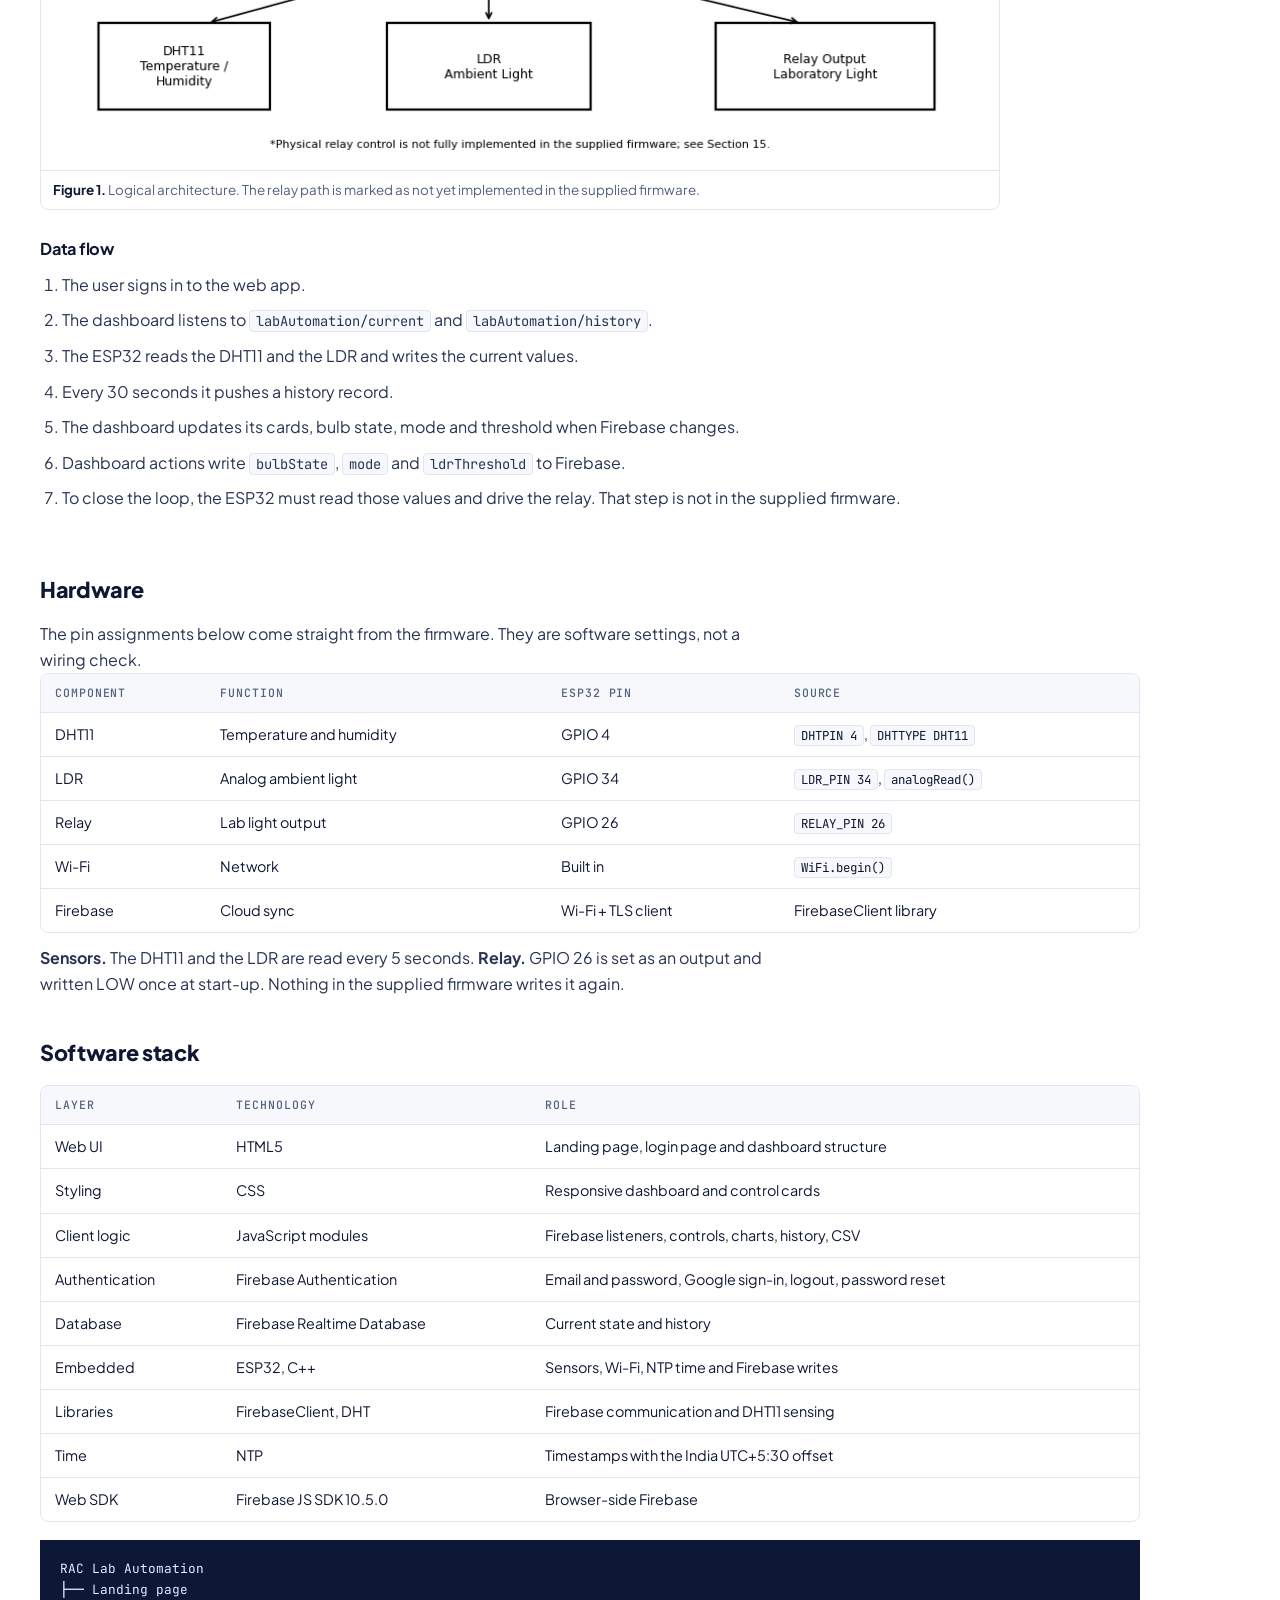
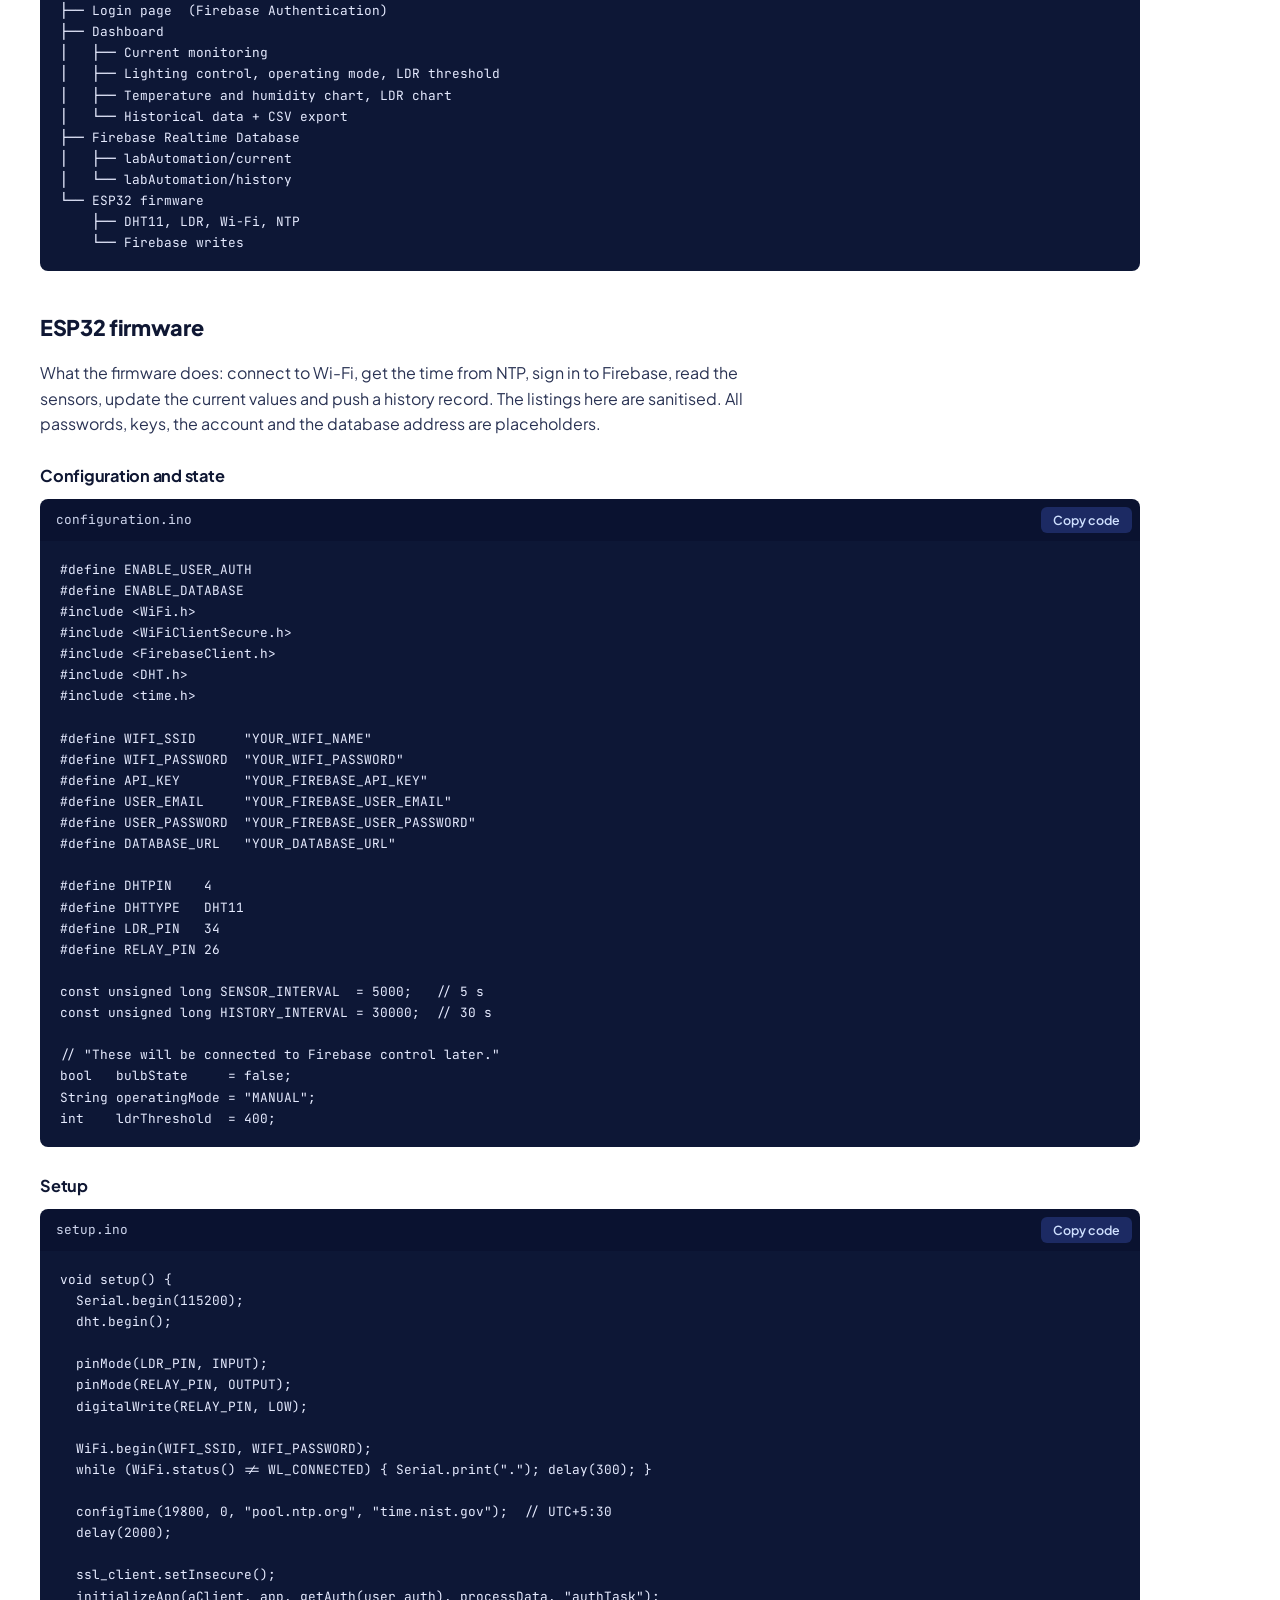
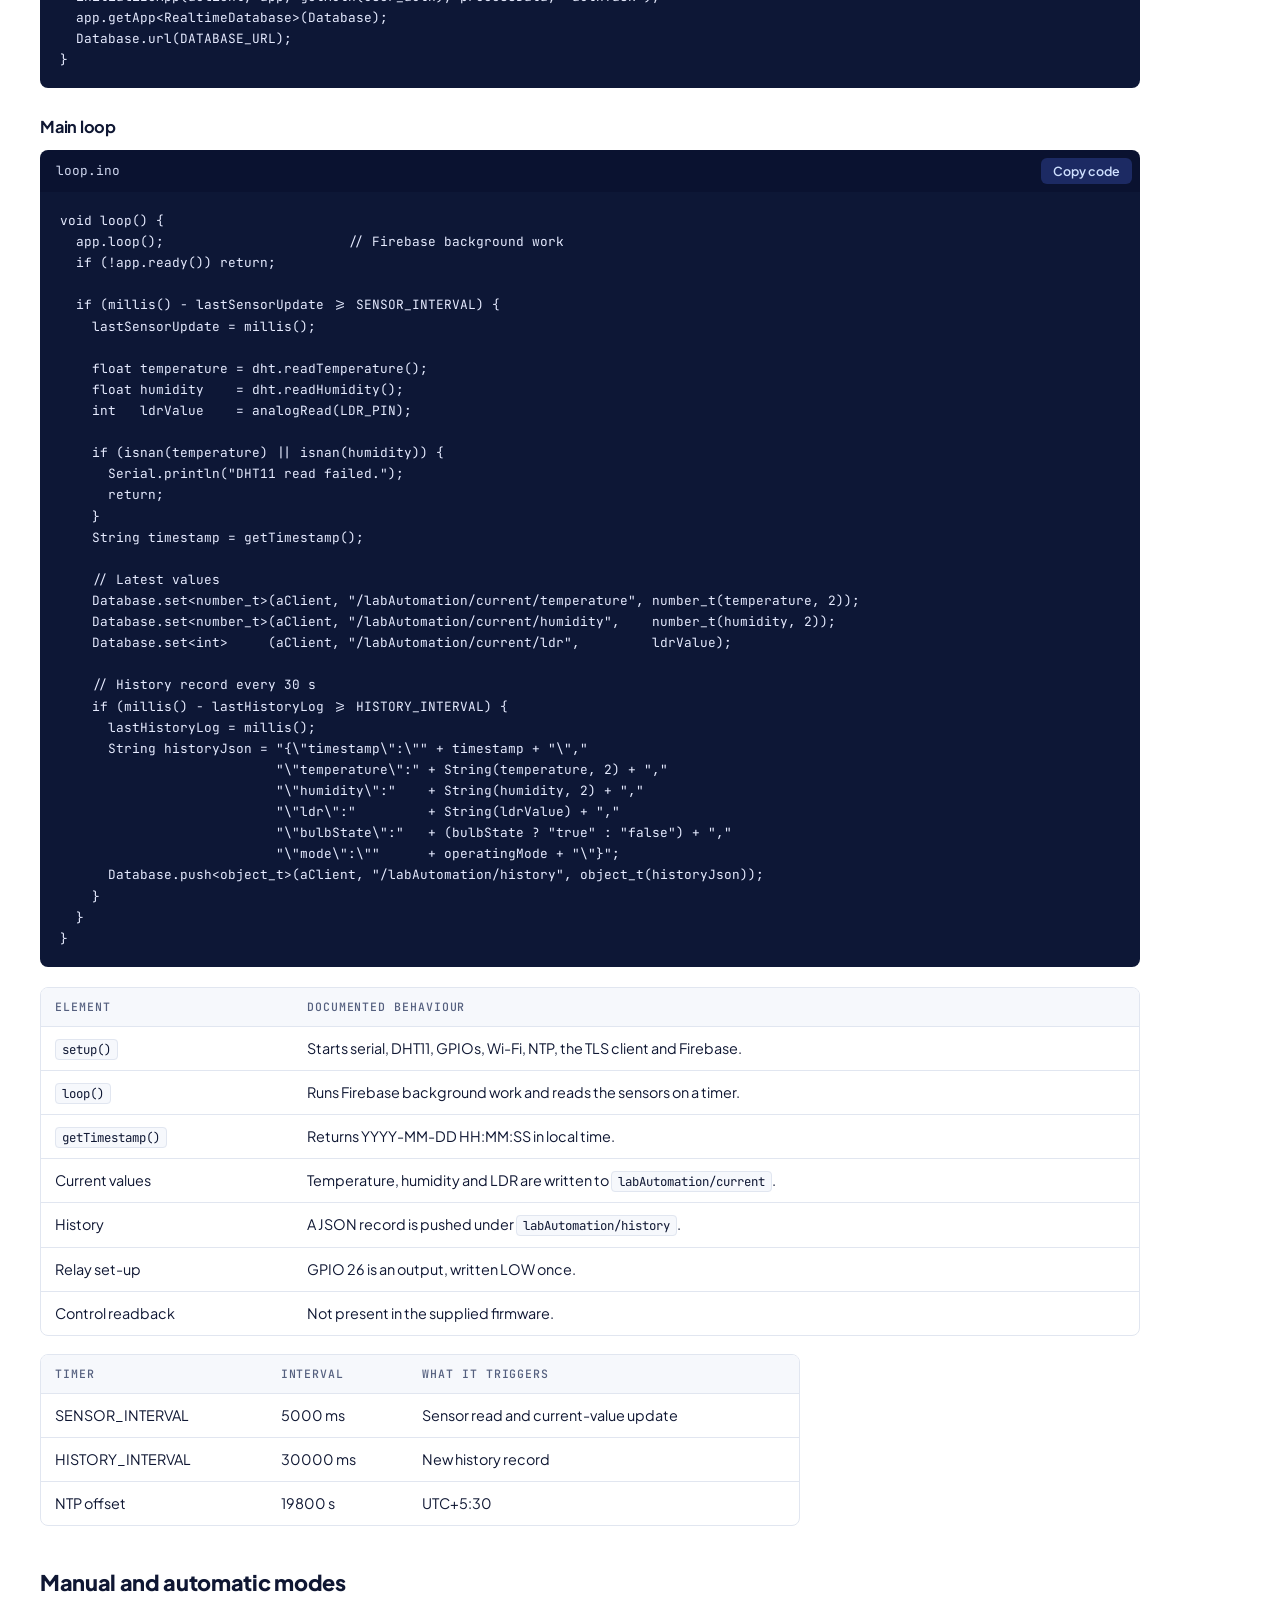
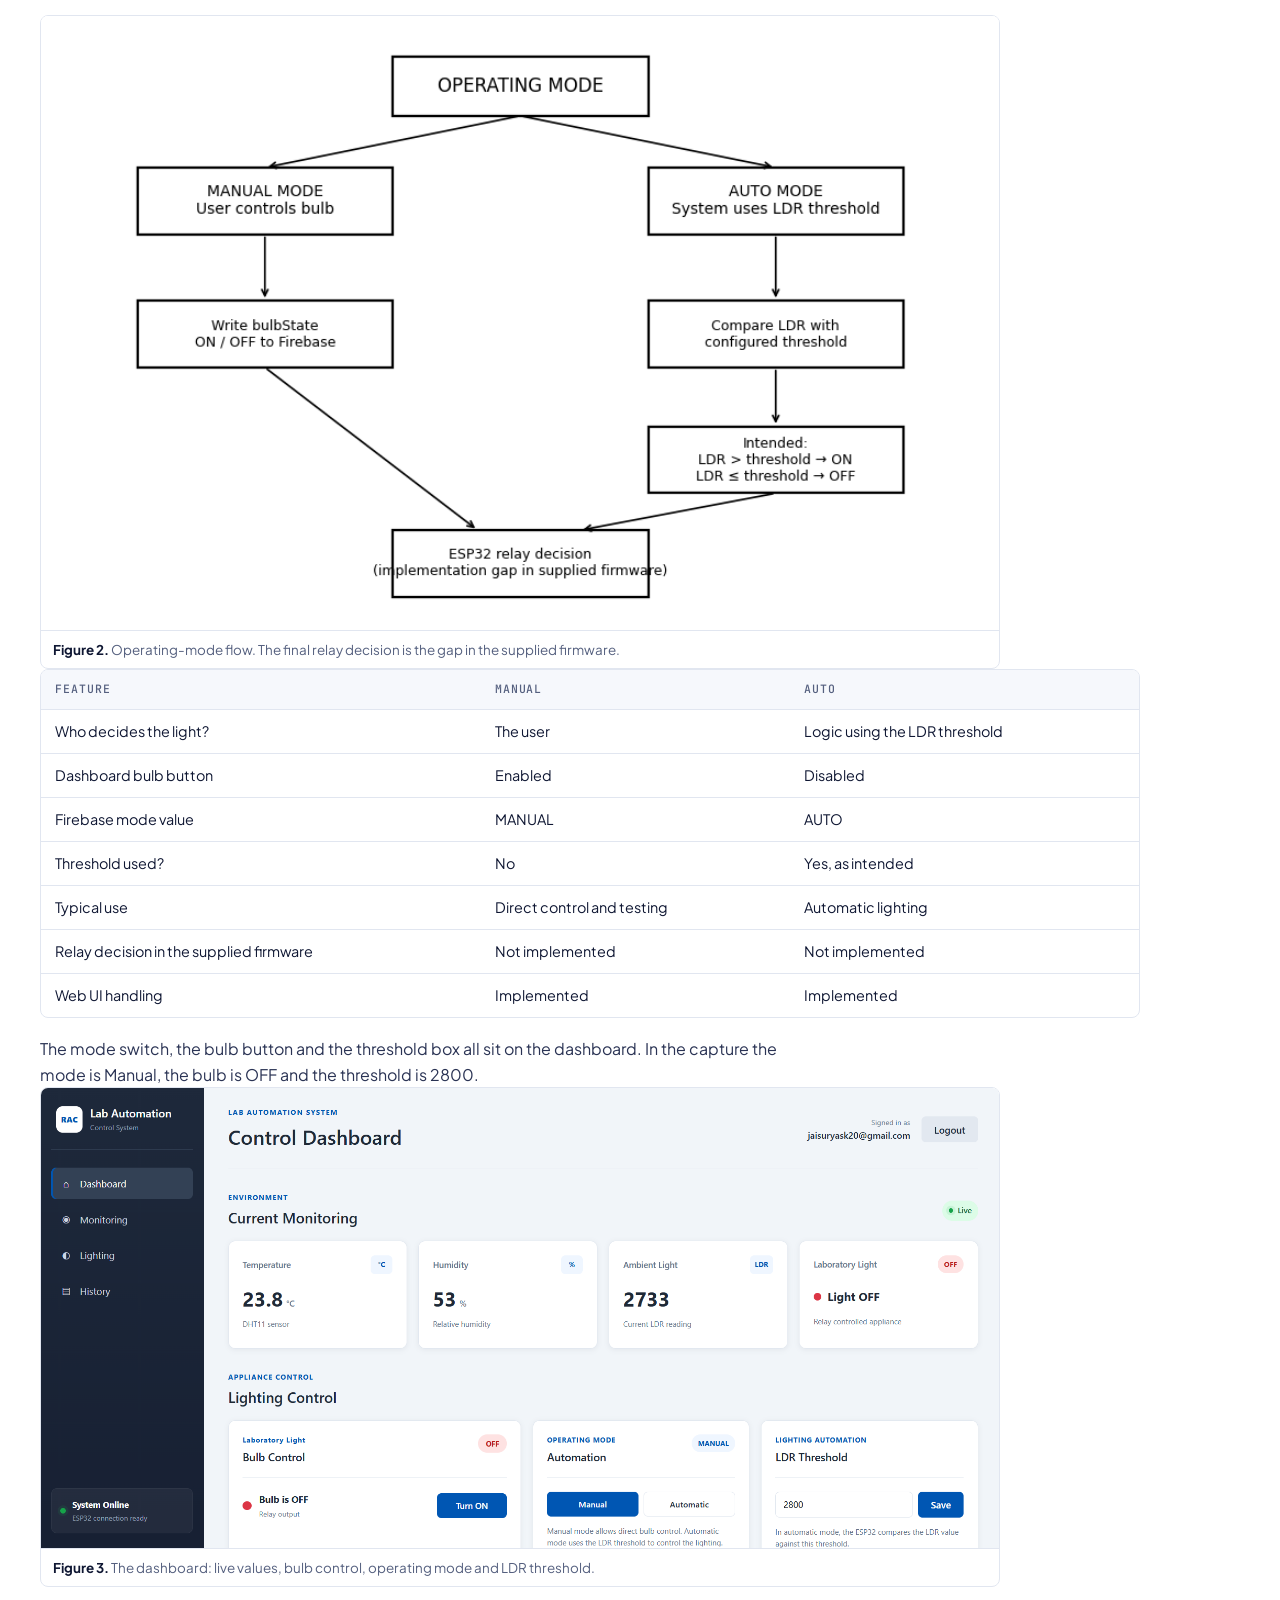
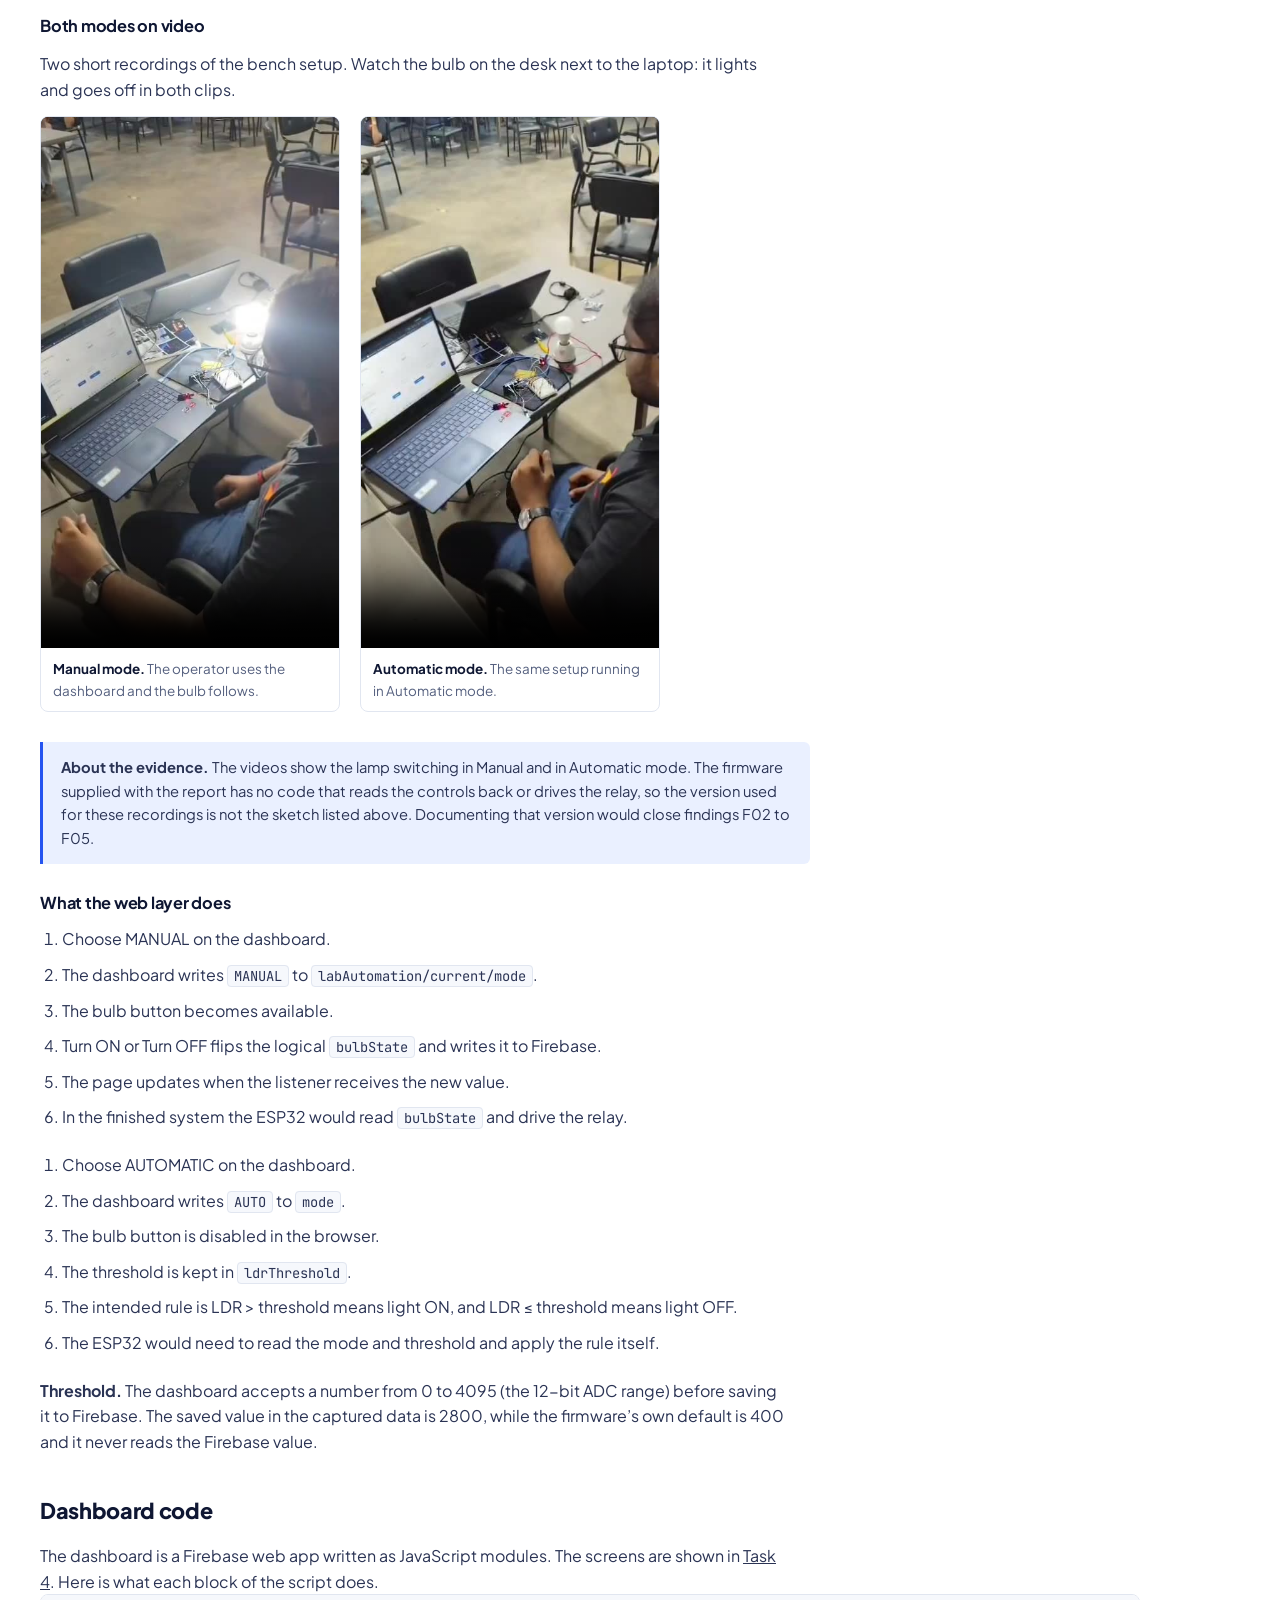
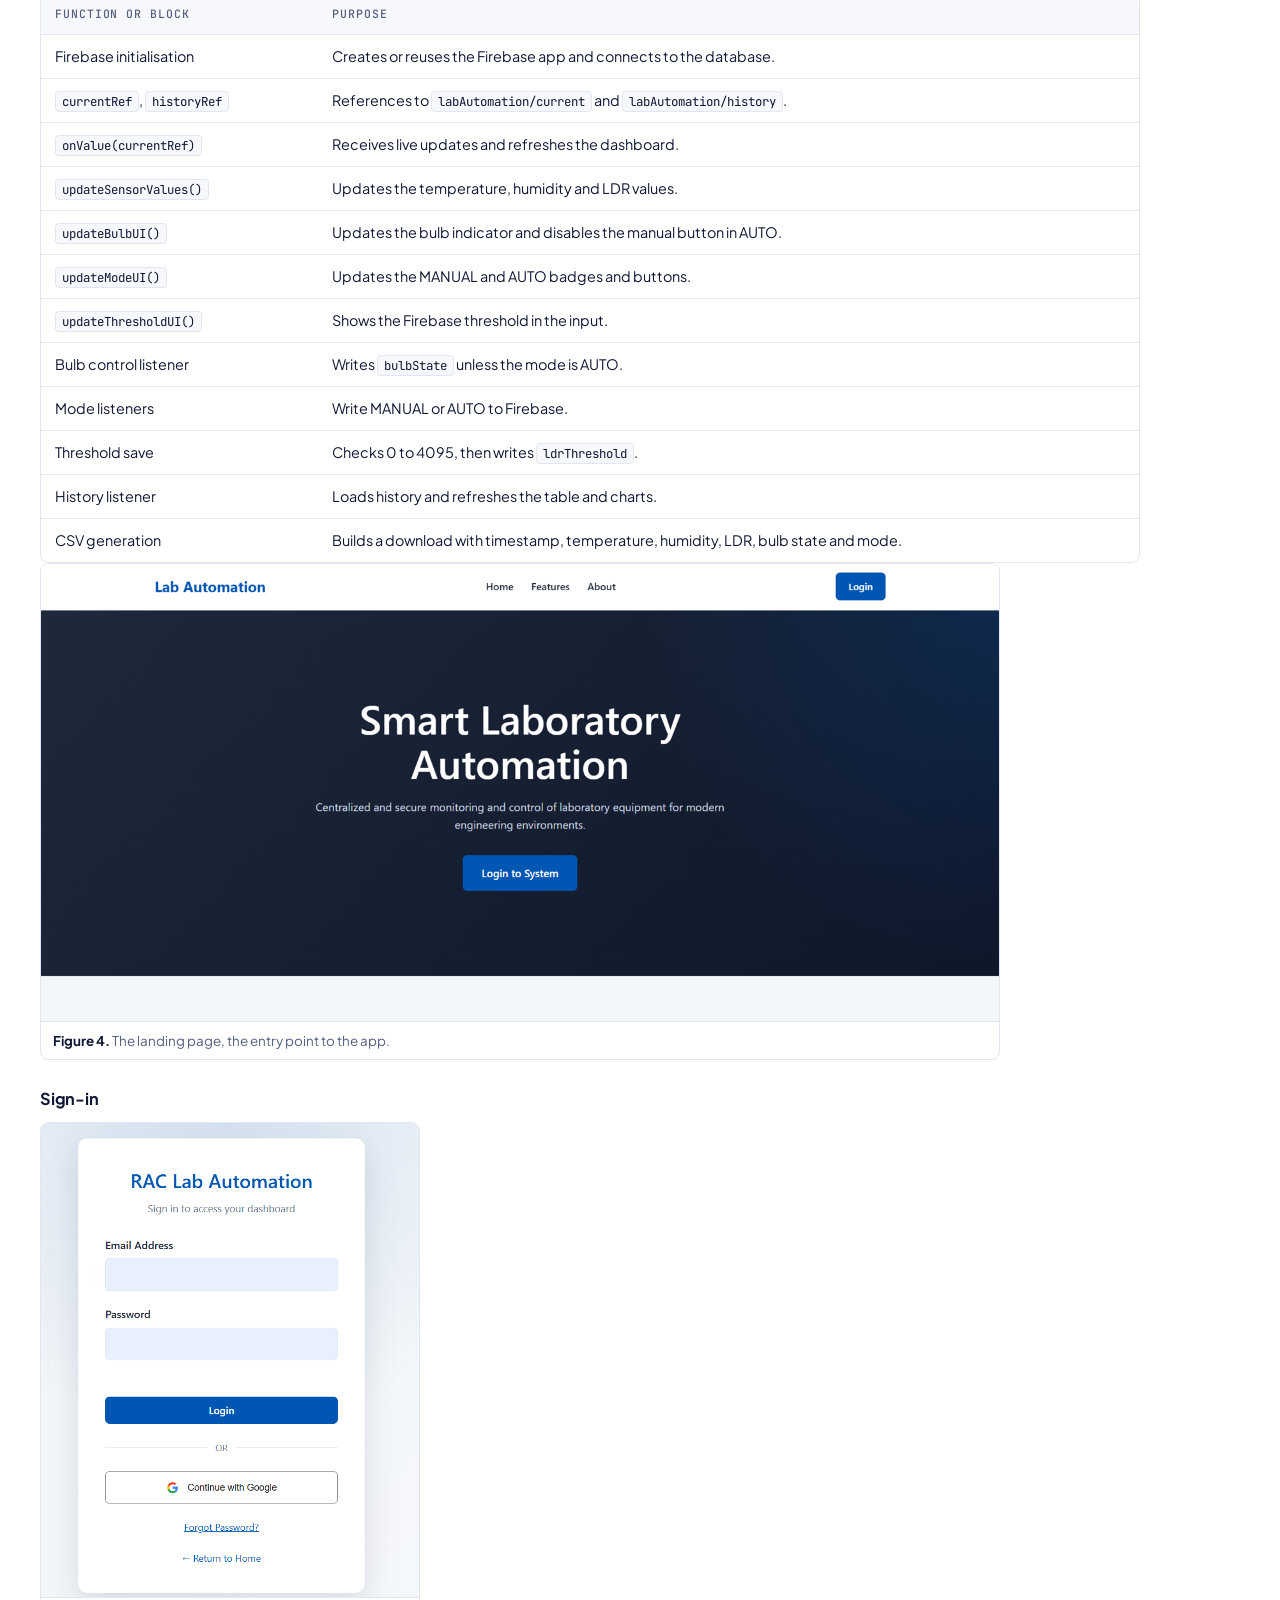
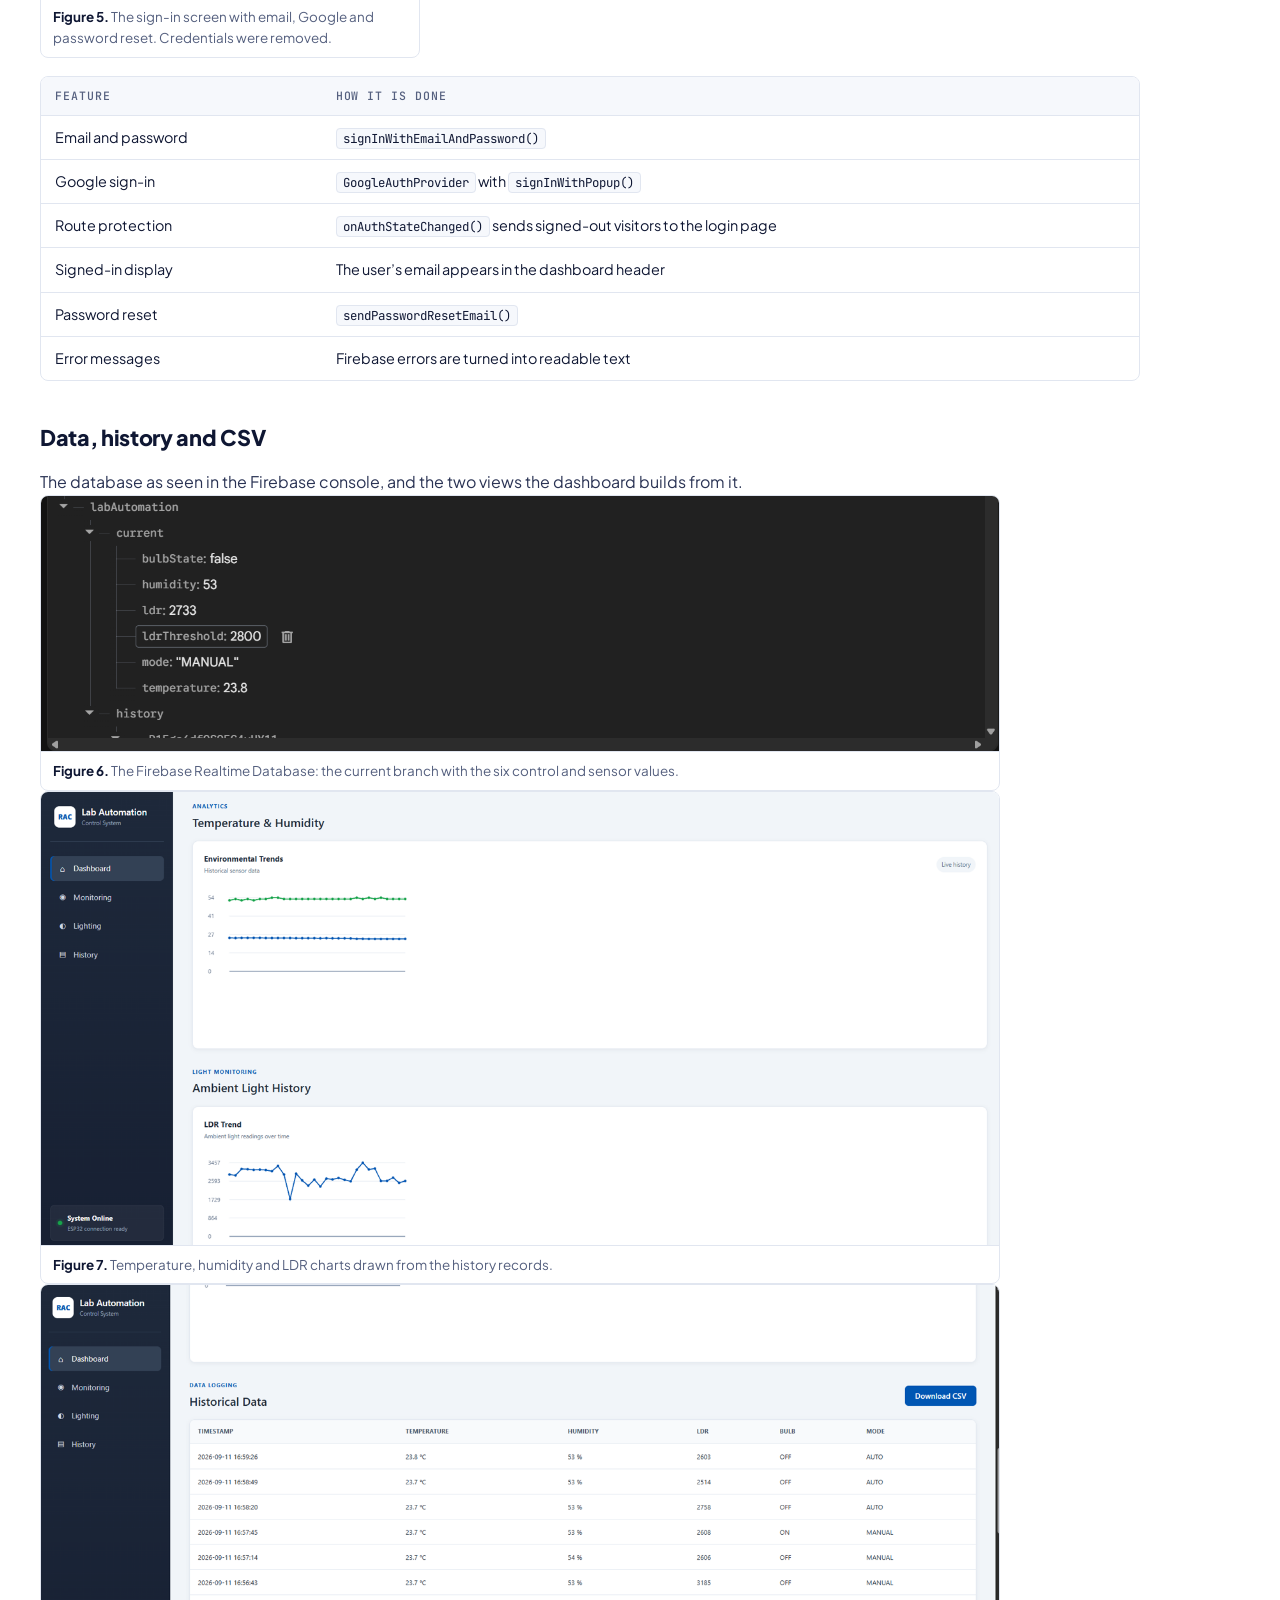
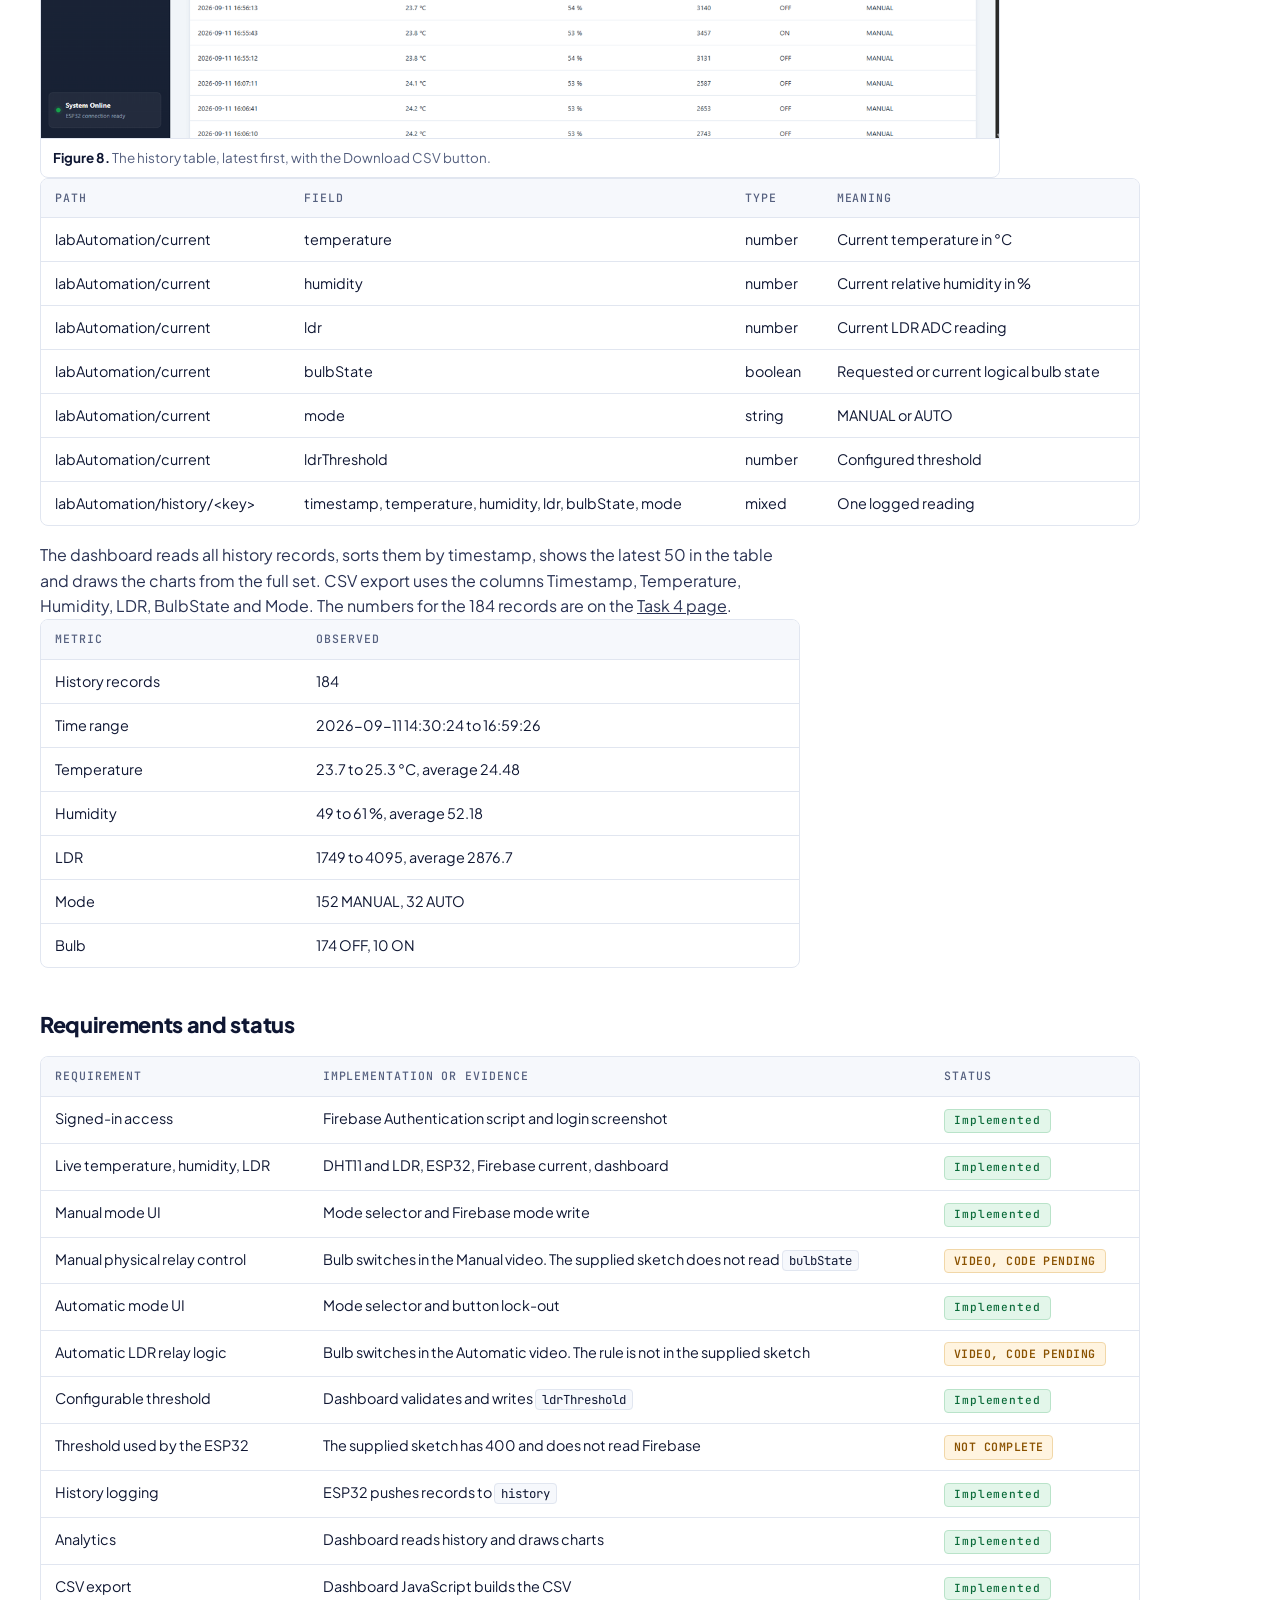
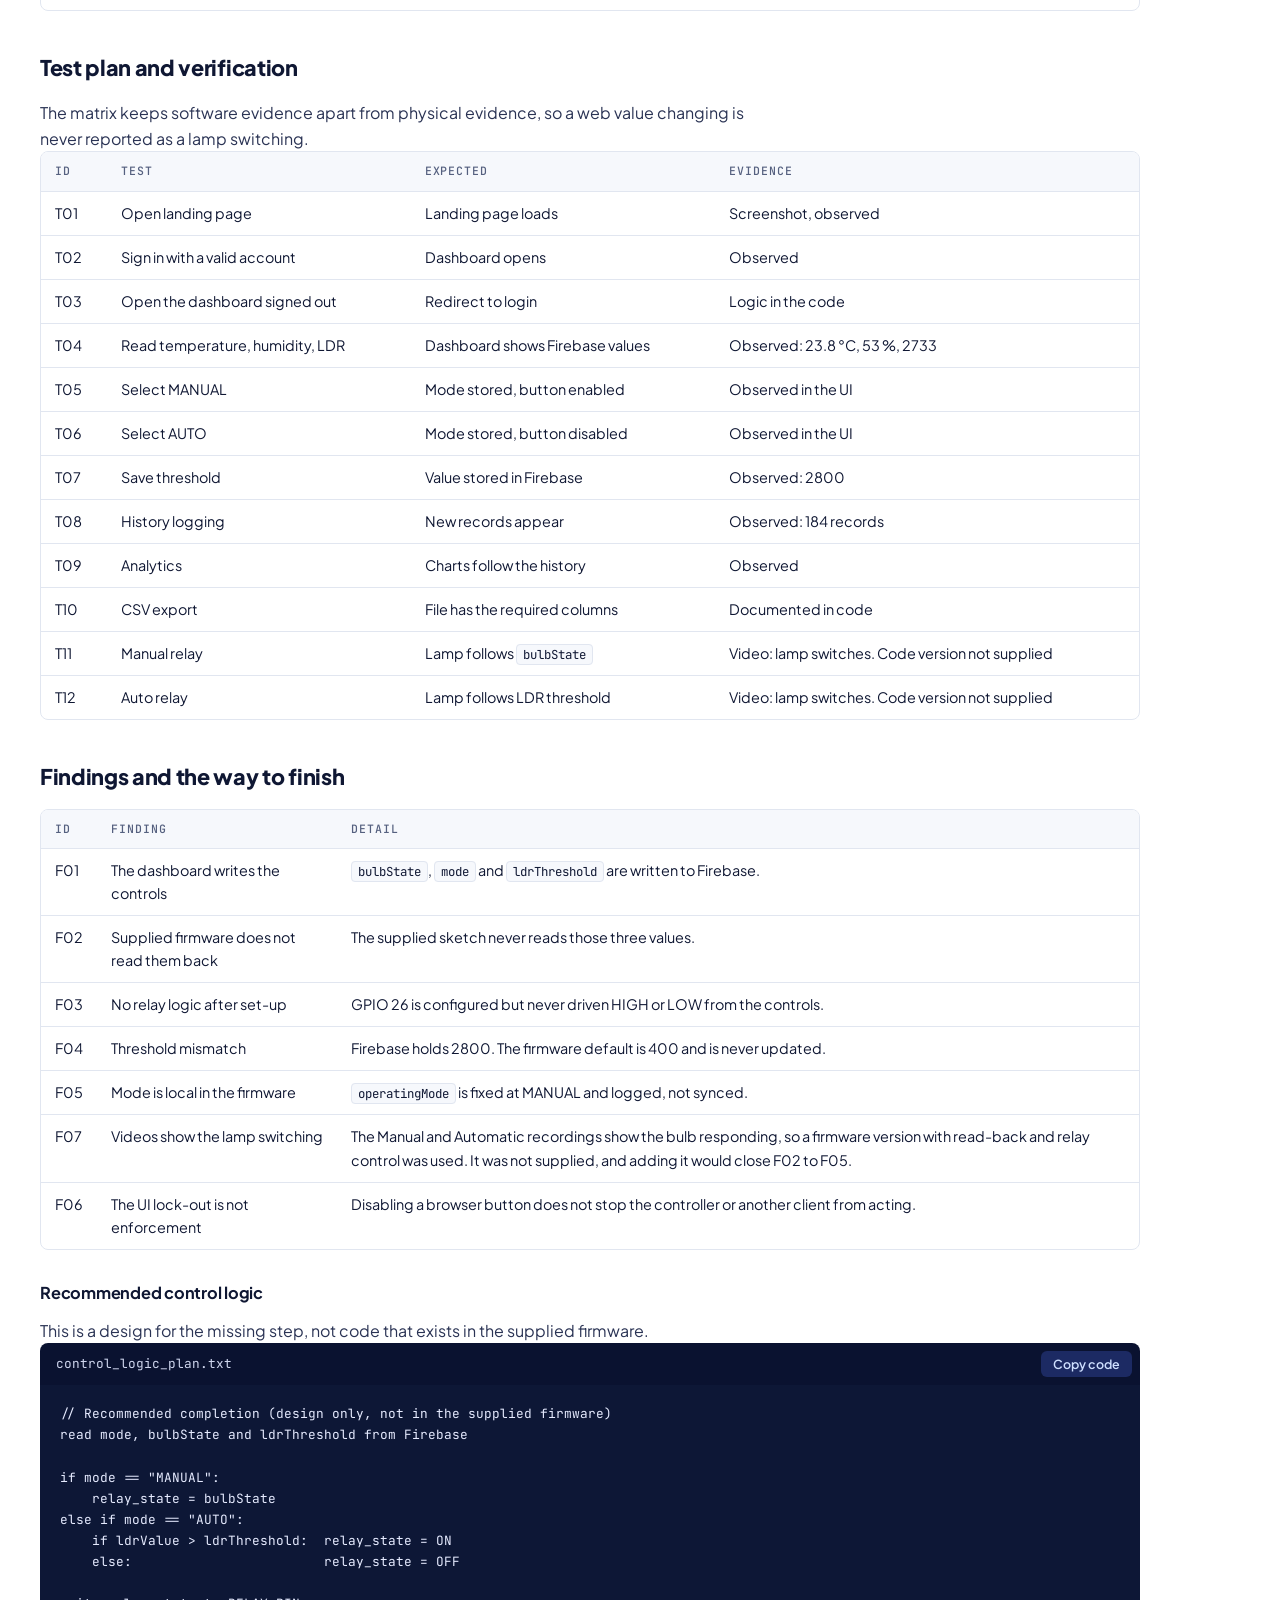
<file: iot-task5.html>
<!DOCTYPE html>
<html lang="en">
<head>
  <meta charset="utf-8">
  <meta name="viewport" content="width=device-width, initial-scale=1, viewport-fit=cover">
  <title>IoT Task 5 · Jai Surya S K</title>
  <meta name="description" content="IoT session Task 5: IoT control of the bulb with sensors, Firebase and a web dashboard.">
  <link rel="preconnect" href="https://fonts.googleapis.com">
  <link rel="preconnect" href="https://fonts.gstatic.com" crossorigin>
  <link rel="stylesheet" href="https://fonts.googleapis.com/css2?family=Plus+Jakarta+Sans:wght@400;500;600;700;800&family=Caveat:wght@500;600&family=JetBrains+Mono:wght@400;500&display=swap">
  <link rel="stylesheet" href="style.css">
</head>
<body>
  <div class="main">
    <header class="topbar">
      <div class="in">
        <a class="mono-logo" href="index.html" aria-label="Jai Surya S K, home">JS</a>
        <button class="menu-btn" type="button" aria-expanded="false" aria-controls="site-nav">Menu</button>
        <nav aria-label="Main">
          <ul class="nav" id="site-nav">
          <li><a href="index.html">Home</a></li>
          <li><a href="about.html">About</a></li>
          <li><a href="skills.html">Skills</a></li>
          <li><a href="experience.html">Experience</a></li>
          <li><a href="projects.html">Projects</a></li>
          <li><a href="protosem.html" aria-current="page">ProtoSem</a></li>
          <li><a href="contact.html">Contact</a></li>
          </ul>
        </nav>
      </div>
    </header>
    <main class="page">
      <div class="crumb"><a href="protosem.html#iot">ProtoSem</a> <span>/</span> <a href="protosem.html#iot">IoT</a> <span>/</span> Task 5</div>
      <div class="page-top"><div class="eyebrow">IoT session &middot; Task 05</div><h1 class="page-title">IoT control of the <em>bulb</em>, all together</h1>
      <p class="page-lede">Sensors, an ESP32, Firebase and a web dashboard working as one system to monitor the lab and control its bulb in Manual and Automatic modes. This page documents the hardware, firmware, data, tests and what is left to finish. The dashboard itself is shown in <a href="iot-task4.html">Task 4</a>.</p></div>

      <div class="facts-row">
        <div><span>Controller</span><b>ESP32</b></div>
        <div><span>Sensors</span><b>DHT11 + LDR</b></div>
        <div><span>Cloud</span><b>Firebase</b></div>
        <div><span>History records</span><b>184</b></div>
      </div>

      <nav class="toc" aria-label="On this page"><a href="#status">Status</a><a href="#arch">Architecture</a><a href="#hw">Hardware</a><a href="#stack">Software</a><a href="#firmware">Firmware</a><a href="#modes">Modes</a><a href="#dash">Dashboard code</a><a href="#data">Data</a><a href="#trace">Requirements</a><a href="#tests">Tests</a><a href="#findings">Findings</a><a href="#security">Security</a><a href="#ops">Operation</a><a href="#trouble">Troubleshooting</a><a href="#deep">In depth</a><a href="#checklist">Calibration and logs</a><a href="#conclusion">Conclusion</a></nav>

      <section class="doc" id="status">
        <h2>Where the project stands</h2>
        <p class="prose">The write-up separates what was seen working from what was only written in code. That makes it useful for a technical review, because nothing is claimed that was not checked.</p>
        <div class="two-col">
          <div><h3 class="sub" style="margin-top:6px">Working and evidenced</h3><ul class="tick"><li>Landing page, sign-in and dashboard are in place.</li><li>Live temperature, humidity and light values reach the page from the ESP32 through Firebase.</li><li>Manual and Auto buttons write the mode to Firebase.</li><li>The LDR threshold is validated and saved.</li><li>History logging every 30 seconds: 184 records in the export.</li><li>Videos show the bulb switching in Manual mode and in Automatic mode.</li><li>Charts, history table and CSV export are built into the dashboard.</li></ul></div>
          <div><h3 class="sub" style="margin-top:6px">Still to complete</h3><ul class="tick warn"><li>The supplied sketch does not read <code>bulbState</code>, <code>mode</code> or <code>ldrThreshold</code> from Firebase.</li><li>The supplied sketch has no code after set-up that writes the relay pin.</li><li>The firmware&rsquo;s threshold is a local 400 and the saved one is 2800.</li><li>The firmware version used in the videos has to be added to the documentation.</li><li>Relay polarity and LDR direction have to be checked on the bench.</li></ul></div>
        </div>
        <p class="src"><b>In one line:</b> the sensors, Firebase, sign-in, charts, history and the web controls work, and the videos show the bulb switching in both modes. The sketch supplied with the report does not yet read the dashboard&rsquo;s light, mode and threshold values or drive the relay, so the version used for the demo still has to be documented.</p>
      </section>

      <section class="doc" id="arch">
        <h2>Architecture</h2>
        <div class="figs wide"><figure class="shot fig"><a href="images/iot/task5/architecture.png" target="_blank" rel="noopener"><img src="images/iot/task5/architecture.png" alt="Architecture diagram: browser, web app, Firebase, ESP32, DHT11, LDR and relay" loading="lazy"></a><figcaption><b>Figure 1.</b> Logical architecture. The relay path is marked as not yet implemented in the supplied firmware.</figcaption></figure></div>
        <h3 class="sub">Data flow</h3>
        <ol class="steps"><li>The user signs in to the web app.</li><li>The dashboard listens to <code>labAutomation/current</code> and <code>labAutomation/history</code>.</li><li>The ESP32 reads the DHT11 and the LDR and writes the current values.</li><li>Every 30 seconds it pushes a history record.</li><li>The dashboard updates its cards, bulb state, mode and threshold when Firebase changes.</li><li>Dashboard actions write <code>bulbState</code>, <code>mode</code> and <code>ldrThreshold</code> to Firebase.</li><li>To close the loop, the ESP32 must read those values and drive the relay. That step is not in the supplied firmware.</li></ol>
      </section>

      <section class="doc" id="hw">
        <h2>Hardware</h2>
        <p class="prose">The pin assignments below come straight from the firmware. They are software settings, not a wiring check.</p>
        <div class="table-wrap"><table class="cmp"><thead><tr><th>Component</th><th>Function</th><th>ESP32 pin</th><th>Source</th></tr></thead><tbody><tr><td>DHT11</td><td>Temperature and humidity</td><td>GPIO 4</td><td><code>DHTPIN 4</code>, <code>DHTTYPE DHT11</code></td></tr><tr><td>LDR</td><td>Analog ambient light</td><td>GPIO 34</td><td><code>LDR_PIN 34</code>, <code>analogRead()</code></td></tr><tr><td>Relay</td><td>Lab light output</td><td>GPIO 26</td><td><code>RELAY_PIN 26</code></td></tr><tr><td>Wi-Fi</td><td>Network</td><td>Built in</td><td><code>WiFi.begin()</code></td></tr><tr><td>Firebase</td><td>Cloud sync</td><td>Wi-Fi + TLS client</td><td>FirebaseClient library</td></tr></tbody></table></div>
        <p class="prose"><b>Sensors.</b> The DHT11 and the LDR are read every 5 seconds. <b>Relay.</b> GPIO 26 is set as an output and written LOW once at start-up. Nothing in the supplied firmware writes it again.</p>
      </section>

      <section class="doc" id="stack">
        <h2>Software stack</h2>
        <div class="table-wrap"><table class="cmp"><thead><tr><th>Layer</th><th>Technology</th><th>Role</th></tr></thead><tbody><tr><td>Web UI</td><td>HTML5</td><td>Landing page, login page and dashboard structure</td></tr><tr><td>Styling</td><td>CSS</td><td>Responsive dashboard and control cards</td></tr><tr><td>Client logic</td><td>JavaScript modules</td><td>Firebase listeners, controls, charts, history, CSV</td></tr><tr><td>Authentication</td><td>Firebase Authentication</td><td>Email and password, Google sign-in, logout, password reset</td></tr><tr><td>Database</td><td>Firebase Realtime Database</td><td>Current state and history</td></tr><tr><td>Embedded</td><td>ESP32, C++</td><td>Sensors, Wi-Fi, NTP time and Firebase writes</td></tr><tr><td>Libraries</td><td>FirebaseClient, DHT</td><td>Firebase communication and DHT11 sensing</td></tr><tr><td>Time</td><td>NTP</td><td>Timestamps with the India UTC+5:30 offset</td></tr><tr><td>Web SDK</td><td>Firebase JS SDK 10.5.0</td><td>Browser-side Firebase</td></tr></tbody></table></div>
        <pre class="code" style="margin-top:18px"><code>RAC Lab Automation
├── Landing page
├── Login page  (Firebase Authentication)
├── Dashboard
│   ├── Current monitoring
│   ├── Lighting control, operating mode, LDR threshold
│   ├── Temperature and humidity chart, LDR chart
│   └── Historical data + CSV export
├── Firebase Realtime Database
│   ├── labAutomation/current
│   └── labAutomation/history
└── ESP32 firmware
    ├── DHT11, LDR, Wi-Fi, NTP
    └── Firebase writes</code></pre>
      </section>

      <section class="doc" id="firmware">
        <h2>ESP32 firmware</h2>
        <p class="prose">What the firmware does: connect to Wi-Fi, get the time from NTP, sign in to Firebase, read the sensors, update the current values and push a history record. The listings here are sanitised. All passwords, keys, the account and the database address are placeholders.</p>
        <h3 class="sub">Configuration and state</h3>
        <div class="code-head"><span>configuration.ino</span><button class="copy" type="button" data-copy="#code-cfg">Copy code</button></div><pre class="code" id="code-cfg"><code>#define ENABLE_USER_AUTH
#define ENABLE_DATABASE
#include &lt;WiFi.h&gt;
#include &lt;WiFiClientSecure.h&gt;
#include &lt;FirebaseClient.h&gt;
#include &lt;DHT.h&gt;
#include &lt;time.h&gt;

#define WIFI_SSID      &quot;YOUR_WIFI_NAME&quot;
#define WIFI_PASSWORD  &quot;YOUR_WIFI_PASSWORD&quot;
#define API_KEY        &quot;YOUR_FIREBASE_API_KEY&quot;
#define USER_EMAIL     &quot;YOUR_FIREBASE_USER_EMAIL&quot;
#define USER_PASSWORD  &quot;YOUR_FIREBASE_USER_PASSWORD&quot;
#define DATABASE_URL   &quot;YOUR_DATABASE_URL&quot;

#define DHTPIN    4
#define DHTTYPE   DHT11
#define LDR_PIN   34
#define RELAY_PIN 26

const unsigned long SENSOR_INTERVAL  = 5000;   // 5 s
const unsigned long HISTORY_INTERVAL = 30000;  // 30 s

// &quot;These will be connected to Firebase control later.&quot;
bool   bulbState     = false;
String operatingMode = &quot;MANUAL&quot;;
int    ldrThreshold  = 400;</code></pre>
        <h3 class="sub">Setup</h3>
        <div class="code-head"><span>setup.ino</span><button class="copy" type="button" data-copy="#code-setup">Copy code</button></div><pre class="code" id="code-setup"><code>void setup() {
  Serial.begin(115200);
  dht.begin();

  pinMode(LDR_PIN, INPUT);
  pinMode(RELAY_PIN, OUTPUT);
  digitalWrite(RELAY_PIN, LOW);

  WiFi.begin(WIFI_SSID, WIFI_PASSWORD);
  while (WiFi.status() != WL_CONNECTED) { Serial.print(&quot;.&quot;); delay(300); }

  configTime(19800, 0, &quot;pool.ntp.org&quot;, &quot;time.nist.gov&quot;);  // UTC+5:30
  delay(2000);

  ssl_client.setInsecure();
  initializeApp(aClient, app, getAuth(user_auth), processData, &quot;authTask&quot;);
  app.getApp&lt;RealtimeDatabase&gt;(Database);
  Database.url(DATABASE_URL);
}</code></pre>
        <h3 class="sub">Main loop</h3>
        <div class="code-head"><span>loop.ino</span><button class="copy" type="button" data-copy="#code-loop">Copy code</button></div><pre class="code" id="code-loop"><code>void loop() {
  app.loop();                       // Firebase background work
  if (!app.ready()) return;

  if (millis() - lastSensorUpdate &gt;= SENSOR_INTERVAL) {
    lastSensorUpdate = millis();

    float temperature = dht.readTemperature();
    float humidity    = dht.readHumidity();
    int   ldrValue    = analogRead(LDR_PIN);

    if (isnan(temperature) || isnan(humidity)) {
      Serial.println(&quot;DHT11 read failed.&quot;);
      return;
    }
    String timestamp = getTimestamp();

    // Latest values
    Database.set&lt;number_t&gt;(aClient, &quot;/labAutomation/current/temperature&quot;, number_t(temperature, 2));
    Database.set&lt;number_t&gt;(aClient, &quot;/labAutomation/current/humidity&quot;,    number_t(humidity, 2));
    Database.set&lt;int&gt;     (aClient, &quot;/labAutomation/current/ldr&quot;,         ldrValue);

    // History record every 30 s
    if (millis() - lastHistoryLog &gt;= HISTORY_INTERVAL) {
      lastHistoryLog = millis();
      String historyJson = &quot;{\&quot;timestamp\&quot;:\&quot;&quot; + timestamp + &quot;\&quot;,&quot;
                           &quot;\&quot;temperature\&quot;:&quot; + String(temperature, 2) + &quot;,&quot;
                           &quot;\&quot;humidity\&quot;:&quot;    + String(humidity, 2) + &quot;,&quot;
                           &quot;\&quot;ldr\&quot;:&quot;         + String(ldrValue) + &quot;,&quot;
                           &quot;\&quot;bulbState\&quot;:&quot;   + (bulbState ? &quot;true&quot; : &quot;false&quot;) + &quot;,&quot;
                           &quot;\&quot;mode\&quot;:\&quot;&quot;      + operatingMode + &quot;\&quot;}&quot;;
      Database.push&lt;object_t&gt;(aClient, &quot;/labAutomation/history&quot;, object_t(historyJson));
    }
  }
}</code></pre>
        <div class="table-wrap" style="margin-top:20px"><table class="cmp"><thead><tr><th>Element</th><th>Documented behaviour</th></tr></thead><tbody><tr><td><code>setup()</code></td><td>Starts serial, DHT11, GPIOs, Wi-Fi, NTP, the TLS client and Firebase.</td></tr><tr><td><code>loop()</code></td><td>Runs Firebase background work and reads the sensors on a timer.</td></tr><tr><td><code>getTimestamp()</code></td><td>Returns YYYY-MM-DD HH:MM:SS in local time.</td></tr><tr><td>Current values</td><td>Temperature, humidity and LDR are written to <code>labAutomation/current</code>.</td></tr><tr><td>History</td><td>A JSON record is pushed under <code>labAutomation/history</code>.</td></tr><tr><td>Relay set-up</td><td>GPIO 26 is an output, written LOW once.</td></tr><tr><td>Control readback</td><td>Not present in the supplied firmware.</td></tr></tbody></table></div>
        <div class="table-wrap narrow" style="margin-top:18px"><table class="cmp small"><thead><tr><th>Timer</th><th>Interval</th><th>What it triggers</th></tr></thead><tbody><tr><td>SENSOR_INTERVAL</td><td>5000 ms</td><td>Sensor read and current-value update</td></tr><tr><td>HISTORY_INTERVAL</td><td>30000 ms</td><td>New history record</td></tr><tr><td>NTP offset</td><td>19800 s</td><td>UTC+5:30</td></tr></tbody></table></div>
      </section>

      <section class="doc" id="modes">
        <h2>Manual and automatic modes</h2>
        <div class="figs wide"><figure class="shot fig"><a href="images/iot/task5/operating-modes.png" target="_blank" rel="noopener"><img src="images/iot/task5/operating-modes.png" alt="Flow diagram of manual and automatic mode ending at the ESP32 relay decision" loading="lazy"></a><figcaption><b>Figure 2.</b> Operating-mode flow. The final relay decision is the gap in the supplied firmware.</figcaption></figure></div>
        <div class="table-wrap"><table class="cmp"><thead><tr><th>Feature</th><th>MANUAL</th><th>AUTO</th></tr></thead><tbody><tr><td>Who decides the light?</td><td>The user</td><td>Logic using the LDR threshold</td></tr><tr><td>Dashboard bulb button</td><td>Enabled</td><td>Disabled</td></tr><tr><td>Firebase mode value</td><td>MANUAL</td><td>AUTO</td></tr><tr><td>Threshold used?</td><td>No</td><td>Yes, as intended</td></tr><tr><td>Typical use</td><td>Direct control and testing</td><td>Automatic lighting</td></tr><tr><td>Relay decision in the supplied firmware</td><td>Not implemented</td><td>Not implemented</td></tr><tr><td>Web UI handling</td><td>Implemented</td><td>Implemented</td></tr></tbody></table></div>
        <p class="prose" style="margin-top:18px">The mode switch, the bulb button and the threshold box all sit on the dashboard. In the capture the mode is Manual, the bulb is OFF and the threshold is 2800.</p>
        <div class="figs wide"><figure class="shot fig"><a href="images/iot/task4/dashboard.png" target="_blank" rel="noopener"><img src="images/iot/task4/dashboard.png" alt="Control dashboard showing the readings, the bulb control, Manual mode and threshold 2800" loading="lazy"></a><figcaption><b>Figure 3.</b> The dashboard: live values, bulb control, operating mode and LDR threshold.</figcaption></figure></div>
        <h3 class="sub">Both modes on video</h3>
        <p class="prose">Two short recordings of the bench setup. Watch the bulb on the desk next to the laptop: it lights and goes off in both clips.</p>
        <div class="vid-pair"><figure class="vid"><video controls playsinline preload="metadata" poster="videos/task5/manual-mode.jpg"><source src="videos/task5/manual-mode.mp4" type="video/mp4">Your browser cannot play this video.</video><figcaption><b>Manual mode.</b> The operator uses the dashboard and the bulb follows.</figcaption></figure><figure class="vid"><video controls playsinline preload="metadata" poster="videos/task5/automatic-mode.jpg"><source src="videos/task5/automatic-mode.mp4" type="video/mp4">Your browser cannot play this video.</video><figcaption><b>Automatic mode.</b> The same setup running in Automatic mode.</figcaption></figure></div>
        <p class="src"><b>About the evidence.</b> The videos show the lamp switching in Manual and in Automatic mode. The firmware supplied with the report has no code that reads the controls back or drives the relay, so the version used for these recordings is not the sketch listed above. Documenting that version would close findings F02 to F05.</p>
        <h3 class="sub">What the web layer does</h3>
        <ol class="steps"><li>Choose MANUAL on the dashboard.</li><li>The dashboard writes <code>MANUAL</code> to <code>labAutomation/current/mode</code>.</li><li>The bulb button becomes available.</li><li>Turn ON or Turn OFF flips the logical <code>bulbState</code> and writes it to Firebase.</li><li>The page updates when the listener receives the new value.</li><li>In the finished system the ESP32 would read <code>bulbState</code> and drive the relay.</li></ol>
        <ol class="steps"><li>Choose AUTOMATIC on the dashboard.</li><li>The dashboard writes <code>AUTO</code> to <code>mode</code>.</li><li>The bulb button is disabled in the browser.</li><li>The threshold is kept in <code>ldrThreshold</code>.</li><li>The intended rule is LDR &gt; threshold means light ON, and LDR &le; threshold means light OFF.</li><li>The ESP32 would need to read the mode and threshold and apply the rule itself.</li></ol>
        <p class="prose"><b>Threshold.</b> The dashboard accepts a number from 0 to 4095 (the 12-bit ADC range) before saving it to Firebase. The saved value in the captured data is 2800, while the firmware&rsquo;s own default is 400 and it never reads the Firebase value.</p>
      </section>

      <section class="doc" id="dash">
        <h2>Dashboard code</h2>
        <p class="prose">The dashboard is a Firebase web app written as JavaScript modules. The screens are shown in <a href="iot-task4.html#ui">Task 4</a>. Here is what each block of the script does.</p>
        <div class="table-wrap"><table class="cmp"><thead><tr><th>Function or block</th><th>Purpose</th></tr></thead><tbody><tr><td>Firebase initialisation</td><td>Creates or reuses the Firebase app and connects to the database.</td></tr><tr><td><code>currentRef</code>, <code>historyRef</code></td><td>References to <code>labAutomation/current</code> and <code>labAutomation/history</code>.</td></tr><tr><td><code>onValue(currentRef)</code></td><td>Receives live updates and refreshes the dashboard.</td></tr><tr><td><code>updateSensorValues()</code></td><td>Updates the temperature, humidity and LDR values.</td></tr><tr><td><code>updateBulbUI()</code></td><td>Updates the bulb indicator and disables the manual button in AUTO.</td></tr><tr><td><code>updateModeUI()</code></td><td>Updates the MANUAL and AUTO badges and buttons.</td></tr><tr><td><code>updateThresholdUI()</code></td><td>Shows the Firebase threshold in the input.</td></tr><tr><td>Bulb control listener</td><td>Writes <code>bulbState</code> unless the mode is AUTO.</td></tr><tr><td>Mode listeners</td><td>Write MANUAL or AUTO to Firebase.</td></tr><tr><td>Threshold save</td><td>Checks 0 to 4095, then writes <code>ldrThreshold</code>.</td></tr><tr><td>History listener</td><td>Loads history and refreshes the table and charts.</td></tr><tr><td>CSV generation</td><td>Builds a download with timestamp, temperature, humidity, LDR, bulb state and mode.</td></tr></tbody></table></div>
        <div class="figs wide"><figure class="shot fig"><a href="images/iot/task4/home.png" target="_blank" rel="noopener"><img src="images/iot/task4/home.png" alt="Lab Automation landing page with a login button" loading="lazy"></a><figcaption><b>Figure 4.</b> The landing page, the entry point to the app.</figcaption></figure></div>
        <h3 class="sub">Sign-in</h3>
        <div class="figs" style="grid-template-columns:minmax(0,380px);margin:0 0 18px"><figure class="shot fig"><a href="images/iot/task4/login.png" target="_blank" rel="noopener"><img src="images/iot/task4/login.png" alt="Sign-in form with email, password and Google options" loading="lazy"></a><figcaption><b>Figure 5.</b> The sign-in screen with email, Google and password reset. Credentials were removed.</figcaption></figure></div>
        <div class="table-wrap"><table class="cmp"><thead><tr><th>Feature</th><th>How it is done</th></tr></thead><tbody><tr><td>Email and password</td><td><code>signInWithEmailAndPassword()</code></td></tr><tr><td>Google sign-in</td><td><code>GoogleAuthProvider</code> with <code>signInWithPopup()</code></td></tr><tr><td>Route protection</td><td><code>onAuthStateChanged()</code> sends signed-out visitors to the login page</td></tr><tr><td>Signed-in display</td><td>The user&rsquo;s email appears in the dashboard header</td></tr><tr><td>Password reset</td><td><code>sendPasswordResetEmail()</code></td></tr><tr><td>Error messages</td><td>Firebase errors are turned into readable text</td></tr></tbody></table></div>
      </section>

      <section class="doc" id="data">
        <h2>Data, history and CSV</h2>
        <p class="prose">The database as seen in the Firebase console, and the two views the dashboard builds from it.</p>
        <div class="figs wide"><figure class="shot fig"><a href="images/iot/task4/database.png" target="_blank" rel="noopener"><img src="images/iot/task4/database.png" alt="Firebase console tree showing the labAutomation current values" loading="lazy"></a><figcaption><b>Figure 6.</b> The Firebase Realtime Database: the current branch with the six control and sensor values.</figcaption></figure></div>
        <div class="figs wide"><figure class="shot fig"><a href="images/iot/task4/analytics.png" target="_blank" rel="noopener"><img src="images/iot/task4/analytics.png" alt="Line charts of temperature, humidity and light over time" loading="lazy"></a><figcaption><b>Figure 7.</b> Temperature, humidity and LDR charts drawn from the history records.</figcaption></figure></div>
        <div class="figs wide"><figure class="shot fig"><a href="images/iot/task4/history.png" target="_blank" rel="noopener"><img src="images/iot/task4/history.png" alt="Table of timestamped readings with a Download CSV button" loading="lazy"></a><figcaption><b>Figure 8.</b> The history table, latest first, with the Download CSV button.</figcaption></figure></div>
        <div class="table-wrap"><table class="cmp"><thead><tr><th>Path</th><th>Field</th><th>Type</th><th>Meaning</th></tr></thead><tbody><tr><td>labAutomation/current</td><td>temperature</td><td>number</td><td>Current temperature in &deg;C</td></tr><tr><td>labAutomation/current</td><td>humidity</td><td>number</td><td>Current relative humidity in %</td></tr><tr><td>labAutomation/current</td><td>ldr</td><td>number</td><td>Current LDR ADC reading</td></tr><tr><td>labAutomation/current</td><td>bulbState</td><td>boolean</td><td>Requested or current logical bulb state</td></tr><tr><td>labAutomation/current</td><td>mode</td><td>string</td><td>MANUAL or AUTO</td></tr><tr><td>labAutomation/current</td><td>ldrThreshold</td><td>number</td><td>Configured threshold</td></tr><tr><td>labAutomation/history/&lt;key&gt;</td><td>timestamp, temperature, humidity, ldr, bulbState, mode</td><td>mixed</td><td>One logged reading</td></tr></tbody></table></div>
        <p class="prose" style="margin-top:16px">The dashboard reads all history records, sorts them by timestamp, shows the latest 50 in the table and draws the charts from the full set. CSV export uses the columns Timestamp, Temperature, Humidity, LDR, BulbState and Mode. The numbers for the 184 records are on the <a href="iot-task4.html#data">Task 4 page</a>.</p>
        <div class="table-wrap narrow"><table class="cmp small"><thead><tr><th>Metric</th><th>Observed</th></tr></thead><tbody><tr><td>History records</td><td>184</td></tr><tr><td>Time range</td><td>2026-09-11 14:30:24 to 16:59:26</td></tr><tr><td>Temperature</td><td>23.7 to 25.3 &deg;C, average 24.48</td></tr><tr><td>Humidity</td><td>49 to 61 %, average 52.18</td></tr><tr><td>LDR</td><td>1749 to 4095, average 2876.7</td></tr><tr><td>Mode</td><td>152 MANUAL, 32 AUTO</td></tr><tr><td>Bulb</td><td>174 OFF, 10 ON</td></tr></tbody></table></div>
      </section>

      <section class="doc" id="trace">
        <h2>Requirements and status</h2>
        <div class="table-wrap"><table class="cmp"><thead><tr><th>Requirement</th><th>Implementation or evidence</th><th>Status</th></tr></thead><tbody><tr><td>Signed-in access</td><td>Firebase Authentication script and login screenshot</td><td><span class="pass">Implemented</span></td></tr><tr><td>Live temperature, humidity, LDR</td><td>DHT11 and LDR, ESP32, Firebase current, dashboard</td><td><span class="pass">Implemented</span></td></tr><tr><td>Manual mode UI</td><td>Mode selector and Firebase mode write</td><td><span class="pass">Implemented</span></td></tr><tr><td>Manual physical relay control</td><td>Bulb switches in the Manual video. The supplied sketch does not read <code>bulbState</code></td><td><span class="pend">Video, code pending</span></td></tr><tr><td>Automatic mode UI</td><td>Mode selector and button lock-out</td><td><span class="pass">Implemented</span></td></tr><tr><td>Automatic LDR relay logic</td><td>Bulb switches in the Automatic video. The rule is not in the supplied sketch</td><td><span class="pend">Video, code pending</span></td></tr><tr><td>Configurable threshold</td><td>Dashboard validates and writes <code>ldrThreshold</code></td><td><span class="pass">Implemented</span></td></tr><tr><td>Threshold used by the ESP32</td><td>The supplied sketch has 400 and does not read Firebase</td><td><span class="pend">Not complete</span></td></tr><tr><td>History logging</td><td>ESP32 pushes records to <code>history</code></td><td><span class="pass">Implemented</span></td></tr><tr><td>Analytics</td><td>Dashboard reads history and draws charts</td><td><span class="pass">Implemented</span></td></tr><tr><td>CSV export</td><td>Dashboard JavaScript builds the CSV</td><td><span class="pass">Implemented</span></td></tr></tbody></table></div>
      </section>

      <section class="doc" id="tests">
        <h2>Test plan and verification</h2>
        <p class="prose">The matrix keeps software evidence apart from physical evidence, so a web value changing is never reported as a lamp switching.</p>
        <div class="table-wrap"><table class="cmp"><thead><tr><th>ID</th><th>Test</th><th>Expected</th><th>Evidence</th></tr></thead><tbody><tr><td>T01</td><td>Open landing page</td><td>Landing page loads</td><td>Screenshot, observed</td></tr><tr><td>T02</td><td>Sign in with a valid account</td><td>Dashboard opens</td><td>Observed</td></tr><tr><td>T03</td><td>Open the dashboard signed out</td><td>Redirect to login</td><td>Logic in the code</td></tr><tr><td>T04</td><td>Read temperature, humidity, LDR</td><td>Dashboard shows Firebase values</td><td>Observed: 23.8 &deg;C, 53 %, 2733</td></tr><tr><td>T05</td><td>Select MANUAL</td><td>Mode stored, button enabled</td><td>Observed in the UI</td></tr><tr><td>T06</td><td>Select AUTO</td><td>Mode stored, button disabled</td><td>Observed in the UI</td></tr><tr><td>T07</td><td>Save threshold</td><td>Value stored in Firebase</td><td>Observed: 2800</td></tr><tr><td>T08</td><td>History logging</td><td>New records appear</td><td>Observed: 184 records</td></tr><tr><td>T09</td><td>Analytics</td><td>Charts follow the history</td><td>Observed</td></tr><tr><td>T10</td><td>CSV export</td><td>File has the required columns</td><td>Documented in code</td></tr><tr><td>T11</td><td>Manual relay</td><td>Lamp follows <code>bulbState</code></td><td>Video: lamp switches. Code version not supplied</td></tr><tr><td>T12</td><td>Auto relay</td><td>Lamp follows LDR threshold</td><td>Video: lamp switches. Code version not supplied</td></tr></tbody></table></div>
      </section>

      <section class="doc" id="findings">
        <h2>Findings and the way to finish</h2>
        <div class="table-wrap"><table class="cmp"><thead><tr><th>ID</th><th>Finding</th><th>Detail</th></tr></thead><tbody><tr><td>F01</td><td>The dashboard writes the controls</td><td><code>bulbState</code>, <code>mode</code> and <code>ldrThreshold</code> are written to Firebase.</td></tr><tr><td>F02</td><td>Supplied firmware does not read them back</td><td>The supplied sketch never reads those three values.</td></tr><tr><td>F03</td><td>No relay logic after set-up</td><td>GPIO 26 is configured but never driven HIGH or LOW from the controls.</td></tr><tr><td>F04</td><td>Threshold mismatch</td><td>Firebase holds 2800. The firmware default is 400 and is never updated.</td></tr><tr><td>F05</td><td>Mode is local in the firmware</td><td><code>operatingMode</code> is fixed at MANUAL and logged, not synced.</td></tr><tr><td>F07</td><td>Videos show the lamp switching</td><td>The Manual and Automatic recordings show the bulb responding, so a firmware version with read-back and relay control was used. It was not supplied, and adding it would close F02 to F05.</td></tr><tr><td>F06</td><td>The UI lock-out is not enforcement</td><td>Disabling a browser button does not stop the controller or another client from acting.</td></tr></tbody></table></div>
        <h3 class="sub">Recommended control logic</h3>
        <p class="prose">This is a design for the missing step, not code that exists in the supplied firmware.</p>
        <div class="code-head"><span>control_logic_plan.txt</span><button class="copy" type="button" data-copy="#code-plan">Copy code</button></div><pre class="code" id="code-plan"><code>// Recommended completion (design only, not in the supplied firmware)
read mode, bulbState and ldrThreshold from Firebase

if mode == &quot;MANUAL&quot;:
    relay_state = bulbState
else if mode == &quot;AUTO&quot;:
    if ldrValue &gt; ldrThreshold:  relay_state = ON
    else:                        relay_state = OFF

write relay_state to RELAY_PIN
publish the resulting state back to Firebase</code></pre>
        <h3 class="sub">Before connecting the real light</h3>
        <ol class="steps"><li>Check whether the relay module is active-HIGH or active-LOW.</li><li>Check the LDR direction with a real measurement.</li><li>Pick the threshold from measured lab lighting.</li><li>Test manual ON and OFF with a safe low-voltage load first.</li><li>Test automatic changes either side of the threshold.</li><li>Only then connect the lab light, with proper electrical safety.</li></ol>
      </section>

      <section class="doc" id="security">
        <h2>Security and deployment</h2>
        <ul class="tick warn"><li>Keep Wi-Fi passwords and Firebase account passwords out of public repositories.</li><li>Use Firebase Authentication instead of passwords written into browser code.</li><li>Set database security rules so signed-in users cannot write anything they like.</li><li>The Firebase web configuration in the browser is configuration, not protection. The rules are the protection.</li><li>Rotate any credential that appeared in source files or screenshots.</li><li>The firmware turns off certificate checking on its TLS connection (<code>setInsecure()</code>). That is acceptable for a demo but should be replaced with certificate validation for real use.</li><li>Do not connect an unverified relay output to a mains load while debugging.</li></ul>
      </section>

      <section class="doc" id="ops">
        <h2>Operating procedure</h2>
        <div class="two-col">
          <div><h3 class="sub" style="margin-top:6px">Start-up</h3><ol class="steps"><li>Power the ESP32 and sensors.</li><li>Check that it joins the Wi-Fi.</li><li>Check that the time sync works.</li><li>Check that Firebase starts.</li><li>Open the web app.</li><li>Sign in with an authorised account.</li><li>Check that live values appear.</li></ol></div>
          <div><h3 class="sub" style="margin-top:6px">Manual operation</h3><ol class="steps"><li>Select MANUAL.</li><li>Check the dashboard shows MANUAL.</li><li>Press the light button to request ON or OFF.</li><li>Check <code>bulbState</code> changes in Firebase.</li><li>For a full test, check that the relay and lamp follow.</li></ol></div>
        </div>
        <h3 class="sub">Automatic operation</h3>
        <ol class="steps"><li>Set a suitable threshold and save it.</li><li>Select AUTO.</li><li>Check the manual button is disabled.</li><li>Change the light and watch the LDR value.</li><li>Check the intended rule: above the threshold means ON, at or below means OFF.</li><li>Finish the physical check once the ESP32 reads the controls and drives the relay.</li></ol>
      </section>

      <section class="doc" id="trouble">
        <h2>Troubleshooting</h2>
        <div class="table-wrap"><table class="cmp"><thead><tr><th>Symptom</th><th>Area</th><th>Checks</th></tr></thead><tbody><tr><td>No live data</td><td>Firebase or ESP32</td><td>Check Wi-Fi, Firebase start-up, the database path and the browser console.</td></tr><tr><td>Temperature or humidity missing</td><td>DHT11</td><td>Check wiring, set-up and the read-failed message.</td></tr><tr><td>LDR value missing</td><td>LDR and ADC</td><td>Check GPIO 34, wiring and the analog reading.</td></tr><tr><td>Mode changes but the lamp does not respond</td><td>Firmware control path</td><td>The supplied firmware has no read-back or relay logic yet.</td></tr><tr><td>Threshold looks right in the UI but the behaviour is wrong</td><td>Threshold sync</td><td>The firmware defaults to 400 and does not read the saved value.</td></tr><tr><td>Relay seems inverted</td><td>Relay polarity</td><td>Check whether the module is active-HIGH or active-LOW and change the output logic.</td></tr><tr><td>History table is empty</td><td>Firebase history</td><td>Check the <code>history</code> path and read permissions.</td></tr><tr><td>CSV download fails</td><td>Browser JavaScript</td><td>Check console errors and the history data structure.</td></tr><tr><td>Login fails</td><td>Authentication</td><td>Check the provider set-up, credentials and Firebase Auth settings.</td></tr></tbody></table></div>
      </section>

      <section class="doc deep" id="deep"><h2>In depth: how it really works</h2><p class="prose">This section explains how the firmware works, why it is written the way it is, what &ldquo;closing the loop&rdquo; means for the unfinished step, and a few things the data and the code tell us when read together.</p>
<h3 class="sub">One 5-second cycle of the firmware</h3><ol class="trace"><li><b><code>app.loop()</code> runs.</b> The Firebase library does its background work: keeping the sign-in valid and handling replies. It runs on every pass of <code>loop()</code>, so <code>loop()</code> must never be blocked.</li><li><b>The ESP32 checks it is ready.</b> <code>app.ready()</code> is false until sign-in has finished. If it is false, the loop returns and tries again.</li><li><b>A timer check.</b> <code>millis() - lastSensorUpdate &gt;= 5000</code> is true once every five seconds. This is a non-blocking timer: the loop keeps spinning and only acts when the time is up. A <code>delay(5000)</code> would freeze everything, including Firebase.</li><li><b>The sensors are read.</b> The DHT11 gives temperature and humidity. <code>analogRead(34)</code> gives the LDR value as a 12-bit number from 0 to 4095.</li><li><b>A bad read is skipped.</b> The DHT11 sometimes fails and returns NaN (not a number). The code prints a message and returns instead of writing garbage into the database.</li><li><b>The current values are overwritten.</b> <code>Database.set</code> replaces the value at a fixed path, so <code>labAutomation/current</code> always holds the latest reading.</li><li><b>Every sixth cycle adds a record.</b> When 30 seconds have passed, <code>Database.push</code> adds a new child under <code>history</code> with a key that Firebase generates, so records never overwrite each other.</li></ol><h3 class="sub">Firmware ideas, explained</h3><div class="table-wrap"><table class="cmp"><thead><tr><th>Piece</th><th>What it does and why</th></tr></thead><tbody><tr><td><code>#define ENABLE_USER_AUTH</code> and <code>ENABLE_DATABASE</code></td><td>The FirebaseClient library only compiles the parts you ask for. These switches turn on user sign-in and the Realtime Database and keep the program small.</td></tr><tr><td><code>UserAuth</code>, <code>FirebaseApp</code>, <code>AsyncClient</code></td><td>The ESP32 signs in to Firebase as a normal user with an email and password, then talks to the database through an asynchronous client. Asynchronous means a request does not block the program while it waits for a reply.</td></tr><tr><td><code>number_t(temperature, 2)</code></td><td>Sends the float with two decimal places, which keeps the stored numbers tidy.</td></tr><tr><td><code>configTime(19800, 0, ...)</code></td><td>Tells the ESP32 to fetch the time from internet servers. 19800 seconds is 5.5 hours, the India offset from UTC. Without correct time, every history record would have a wrong timestamp.</td></tr><tr><td><code>getTimestamp()</code></td><td>Formats the clock as <code>YYYY-MM-DD HH:MM:SS</code>. Because it sorts alphabetically in time order, the dashboard can sort history by this text.</td></tr><tr><td><code>ssl_client.setInsecure()</code></td><td>Skips the check of the server&rsquo;s certificate. It makes set-up easy, but the ESP32 can no longer be sure it is talking to the real Firebase server. Real use needs certificate validation.</td></tr><tr><td><code>processData()</code></td><td>A callback that prints any Firebase error with its code, so failures show up in the Serial Monitor.</td></tr></tbody></table></div><h3 class="sub">What &ldquo;closing the loop&rdquo; needs</h3>
<p class="prose">In the sketch supplied with the report, data flows one way for the sensors (ESP32 to Firebase to page) and one way for the controls (page to Firebase). The two halves never meet on the ESP32. The demo videos show the lamp switching, so a later version must have joined them. Closing the loop means the controller also reads the controls and acts on them.</p><ol class="trace"><li><b>Read the controls.</b> Either poll <code>labAutomation/current</code> every few seconds or, better, open a stream so Firebase pushes changes to the ESP32. The same listener idea the dashboard uses in the browser.</li><li><b>Decide.</b> In MANUAL, copy <code>bulbState</code> to the relay. In AUTO, compare the LDR value with <code>ldrThreshold</code> using the rule from the plan above.</li><li><b>Act.</b> Write the relay pin. Keep the polarity in one place in the code so it can be changed without hunting for it.</li><li><b>Report back.</b> Write the real relay state to Firebase so the dashboard shows what the hardware did, not just what was requested.</li></ol><p class="prose">Reporting back matters because today the bulb card shows the requested state. Once the ESP32 publishes the real state, a mismatch between request and result becomes visible.</p>
<h3 class="sub">Things worth noticing</h3>
<p class="prose"><b>The start-up relay level.</b> The supplied firmware sets GPIO 26 to LOW once at start-up. The relay module used in <a href="iot-task2.html">Task 2</a> is active-low, where LOW means ON. If the lab relay behaves the same way, this line would switch the light on every time the board restarts. Setting the pin to the OFF level before making it an output, and confirming the polarity, avoids that. This is an inference from Task 2, and the polarity of this relay is still to be checked.</p>
<p class="prose"><b>Records that the supplied code cannot write.</b> The firmware stores <code>MANUAL</code> and <code>false</code> in every history record, because its two state variables never change. The export nevertheless contains 32 AUTO records and 10 ON records. So those records were written by an earlier or different version of the sketch. This is an inference from the data, and it is a good reason to keep each firmware version with its data.</p>
<p class="prose"><b>Missing records.</b> History runs from 14:30:24 to 16:59:26, about 2 hours 29 minutes. At one record every 30 seconds that would be roughly 299 records, yet the export has 184. The table in <a href="iot-task4.html#ui">Task 4</a> shows a gap between 16:07 and 16:55. Restarts and Wi-Fi drops would explain this. A last-seen time on the dashboard would make such gaps visible.</p>
<p class="prose"><b>Two different numbers for the same setting.</b> The dashboard saved 2800 and the firmware says 400. Neither is wrong on its own. The problem is that two places each hold a copy of the same setting and nothing keeps them equal. Having one source of truth, Firebase, and making the ESP32 read it fixes this.</p>
<p class="prose"><b>A locked button is not a lock.</b> In AUTO the dashboard greys out the bulb button, but the database would still accept a write from any signed-in client. Real enforcement needs database rules and logic on the controller that ignores a manual value while the mode is AUTO.</p>
<h3 class="sub">Why separate &ldquo;observed&rdquo; from &ldquo;documented&rdquo;</h3>
<p class="prose">A web value changing proves the dashboard and database work. It does not prove a lamp switched, which is why the Manual and Automatic videos matter. The test matrix and the requirements table mark each item as observed, documented in code or not verified, so a reviewer can see exactly how far each claim goes. That habit is more valuable than a long list of passes, and it is what makes the remaining work easy to plan.</p></section>

      <section class="doc" id="checklist">
        <h2>Threshold calibration, log structure and control logic</h2>
<h3 class="sub">LDR threshold and calibration method</h3><p class="prose">The threshold is the ADC value (0 to 4095 on the ESP32) at which the system decides it is dark enough to turn the light on. The method is below, and the table records the readings to enter.</p><ol class="steps"><li>Read the LDR value several times with the room at its brightest and note the average.</li><li>Cover the LDR or darken the room, read again and note the average.</li><li>Set the threshold between the two averages, close to the midpoint, so the light does not flicker when the reading hovers near the limit.</li><li>Enter the value in the dashboard threshold box (range 0 to 4095) and press Save.</li><li>Raise and lower the light level and check that the lamp switches at the expected point.</li></ol><div class="figs wide"><figure class="shot fig"><a href="images/iot/task5/threshold.png" target="_blank" rel="noopener"><img src="images/iot/task5/threshold.png" alt="Number line showing the threshold placed between a bright reading and a dark reading" loading="lazy"></a><figcaption><b>Figure 9.</b> Placing the threshold between two measured readings. The positions are illustrative.</figcaption></figure></div><div class="table-wrap"><table class="cmp"><thead><tr><th>Lighting condition</th><th>LDR readings</th><th>Average</th></tr></thead><tbody><tr><td>Bright room</td><td>to be recorded</td><td>&nbsp;</td></tr><tr><td>Dark room</td><td>to be recorded</td><td>&nbsp;</td></tr><tr><td>Threshold chosen</td><td>midpoint of the two averages</td><td>&nbsp;</td></tr></tbody></table></div><p class="prose">The dashboard stored a threshold of 2800 while the firmware default was 400. One value must be used in both places; if the firmware reads <code>ldrThreshold</code> from Firebase, the dashboard value applies automatically.</p><h3 class="sub">Database structure used for logs</h3><div class="table-wrap"><table class="cmp"><thead><tr><th>Node</th><th>Fields</th></tr></thead><tbody><tr><td>labAutomation/current</td><td>temperature, humidity, ldr, bulbState, mode, ldrThreshold (overwritten every 5 s)</td></tr><tr><td>labAutomation/history</td><td>one record every 30 s: timestamp, temperature, humidity, ldr, bulbState, mode</td></tr></tbody></table></div><p class="prose">Timestamps come from NTP with the UTC+5:30 offset. The exported data holds 184 history records; the dashboard shows the latest 50, draws charts from all of them, and the CSV export writes Timestamp, Temperature, Humidity, LDR, BulbState and Mode.</p><h3 class="sub">Control logic completing Manual and Automatic mode</h3><p class="prose">This snippet reads the mode, bulb state and threshold from Firebase and drives the relay on GPIO 26. In MANUAL the relay follows <code>bulbState</code>; in AUTO it follows the LDR comparison.</p><div class="code-head"><span>task5_control_logic_snippet.ino</span><button class="copy" type="button" data-copy="#code-t5ctl">Copy code</button></div><pre class="code" id="code-t5ctl"><code>// Task 5: control logic to add to the existing Firebase firmware (design snippet).
// Reads mode, bulbState and ldrThreshold written by the dashboard and drives the relay.
// Adapt the Firebase read calls to the FirebaseClient version used in the project.
// Polarity: the project relay is on GPIO 26; confirm active-HIGH or active-LOW on your module.

const bool RELAY_ACTIVE_LOW = true;       // set to false for an active-HIGH module

String modeValue   = &quot;MANUAL&quot;;            // &quot;MANUAL&quot; or &quot;AUTO&quot;  (labAutomation/current/mode)
bool   bulbState   = false;               // labAutomation/current/bulbState
int    ldrThreshold = 2800;               // labAutomation/current/ldrThreshold
                                          // use the SAME number as the dashboard, not 400

void applyRelay(bool on) {
  digitalWrite(RELAY_PIN, (on ^ RELAY_ACTIVE_LOW) ? HIGH : LOW);
}

void updateLight(int ldrValue) {
  bool on;
  if (modeValue == &quot;AUTO&quot;) {
    // Confirm the direction with your own readings (see calibration table in the report).
    on = (ldrValue &gt; ldrThreshold);       // swap to &#x27;&lt;&#x27; if your LDR circuit reads lower in the dark
  } else {
    on = bulbState;                       // MANUAL: follow the dashboard button
  }
  applyRelay(on);
  // The history record then logs: on ? &quot;ON&quot; : &quot;OFF&quot;, and modeValue.
}
</code></pre><h3 class="sub">Repository</h3><p class="prose">Source files, the README and the written report are in the <code>iot-assignments</code> folder of the portfolio repository. The Manual and Automatic mode videos are in the Modes section above.</p>
      </section>

      <section class="doc" id="conclusion">
        <h2>Conclusion</h2>
        <p class="prose">RAC Lab Automation is a strong base for a connected lab. Sign-in, live sensor data, mode and threshold controls, history, charts and CSV export all work, and the documents agree with the database export. The main job left is on the ESP32: read the control values from Firebase and drive the relay, then test it at low voltage before any mains load is connected.</p>
        <div class="pager"><a class="btn line" href="iot-task4.html">&larr; Task 4</a> <a class="btn line" href="protosem.html#iot">Back to IoT tasks</a></div>
      </section>
    </main>
    <footer class="foot">
      <span>&copy; <span data-year>2026</span> Jai Surya S K · ECE, Kumaraguru College of Technology</span>
      <span>Coimbatore, Tamil Nadu</span>
    </footer>
  </div>
  <script src="script.js"></script>
</body>
</html>
</file>
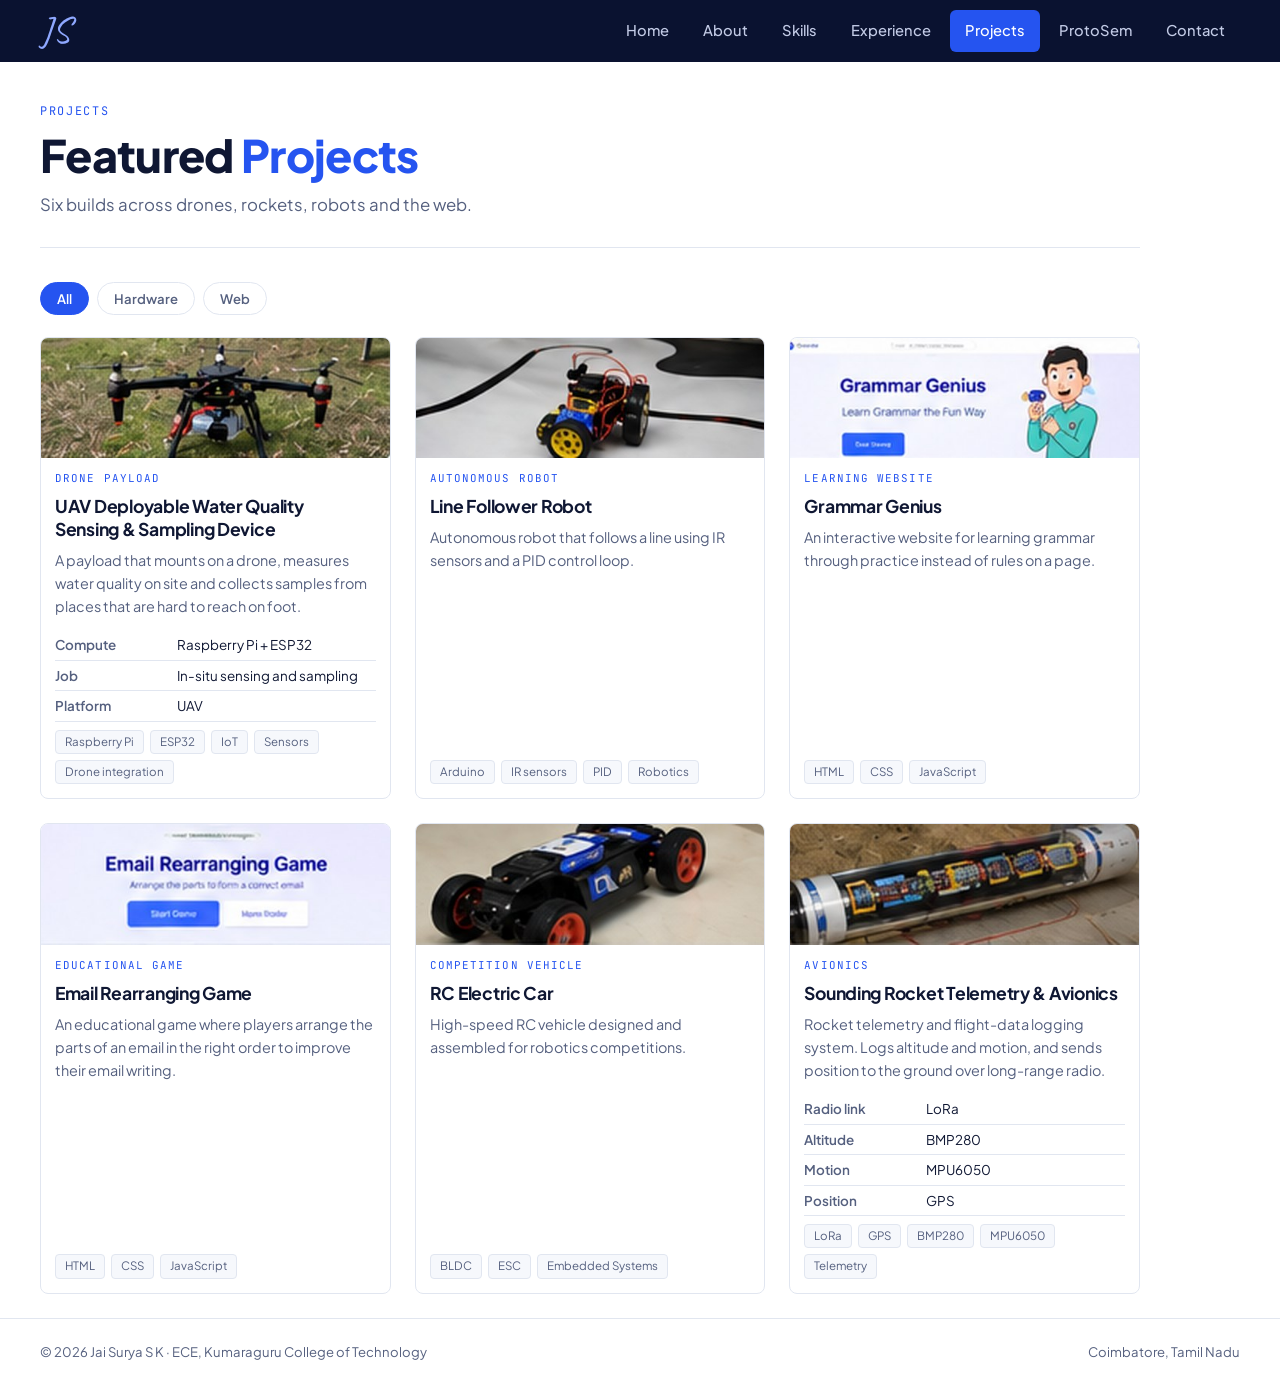
<file: projects.html>
<!DOCTYPE html>
<html lang="en">
<head>
  <meta charset="utf-8">
  <meta name="viewport" content="width=device-width, initial-scale=1, viewport-fit=cover">
  <title>Projects · Jai Surya S K</title>
  <meta name="description" content="Projects by Jai Surya S K.">
  <link rel="preconnect" href="https://fonts.googleapis.com">
  <link rel="preconnect" href="https://fonts.gstatic.com" crossorigin>
  <link rel="stylesheet" href="https://fonts.googleapis.com/css2?family=Plus+Jakarta+Sans:wght@400;500;600;700;800&family=Caveat:wght@500;600&family=JetBrains+Mono:wght@400;500&display=swap">
  <link rel="stylesheet" href="style.css">
</head>
<body>
  <div class="main">
    <header class="topbar">
      <div class="in">
        <a class="mono-logo" href="index.html" aria-label="Jai Surya S K, home">JS</a>
        <button class="menu-btn" type="button" aria-expanded="false" aria-controls="site-nav">Menu</button>
        <nav aria-label="Main">
          <ul class="nav" id="site-nav">
          <li><a href="index.html">Home</a></li>
          <li><a href="about.html">About</a></li>
          <li><a href="skills.html">Skills</a></li>
          <li><a href="experience.html">Experience</a></li>
          <li><a href="projects.html" aria-current="page">Projects</a></li>
          <li><a href="protosem.html">ProtoSem</a></li>
          <li><a href="contact.html">Contact</a></li>
          </ul>
        </nav>
      </div>
    </header>
    <main class="page">
      <div class="page-top"><div class="eyebrow">Projects</div><h1 class="page-title">Featured <em>Projects</em></h1>
      <p class="page-lede">Six builds across drones, rockets, robots and the web.</p></div>
      <div class="filters" role="group" aria-label="Filter projects">
        <button type="button" data-filter="all" aria-pressed="true">All</button>
        <button type="button" data-filter="hw" aria-pressed="false">Hardware</button>
        <button type="button" data-filter="web" aria-pressed="false">Web</button>
      </div>
      <div class="proj-grid big"><article class="card" id="uav" data-kind="hw"><img src="images/uav.jpg" alt="UAV Deployable Water Quality Sensing and Sampling Device"><div class="body"><div class="kind">Drone payload</div><h3>UAV Deployable Water Quality Sensing &amp; Sampling Device</h3><p>A payload that mounts on a drone, measures water quality on site and collects samples from places that are hard to reach on foot.</p><table class="spec"><tbody><tr><th scope="row">Compute</th><td>Raspberry Pi + ESP32</td></tr><tr><th scope="row">Job</th><td>In-situ sensing and sampling</td></tr><tr><th scope="row">Platform</th><td>UAV</td></tr></tbody></table><ul class="chips"><li>Raspberry Pi</li><li>ESP32</li><li>IoT</li><li>Sensors</li><li>Drone integration</li></ul></div></article><article class="card" id="linefollower" data-kind="hw"><img src="images/linefollower.jpg" alt="Line Follower Robot"><div class="body"><div class="kind">Autonomous robot</div><h3>Line Follower Robot</h3><p>Autonomous robot that follows a line using IR sensors and a PID control loop.</p><ul class="chips"><li>Arduino</li><li>IR sensors</li><li>PID</li><li>Robotics</li></ul></div></article><article class="card" id="grammar" data-kind="web"><img src="images/grammar.jpg" alt="Grammar Genius"><div class="body"><div class="kind">Learning website</div><h3>Grammar Genius</h3><p>An interactive website for learning grammar through practice instead of rules on a page.</p><ul class="chips"><li>HTML</li><li>CSS</li><li>JavaScript</li></ul></div></article><article class="card" id="emailgame" data-kind="web"><img src="images/emailgame.jpg" alt="Email Rearranging Game"><div class="body"><div class="kind">Educational game</div><h3>Email Rearranging Game</h3><p>An educational game where players arrange the parts of an email in the right order to improve their email writing.</p><ul class="chips"><li>HTML</li><li>CSS</li><li>JavaScript</li></ul></div></article><article class="card" id="rccar" data-kind="hw"><img src="images/rccar.jpg" alt="RC Electric Car"><div class="body"><div class="kind">Competition vehicle</div><h3>RC Electric Car</h3><p>High-speed RC vehicle designed and assembled for robotics competitions.</p><ul class="chips"><li>BLDC</li><li>ESC</li><li>Embedded Systems</li></ul></div></article><article class="card" id="rocket" data-kind="hw"><img src="images/rocket.jpg" alt="Sounding Rocket Telemetry and Avionics"><div class="body"><div class="kind">Avionics</div><h3>Sounding Rocket Telemetry &amp; Avionics</h3><p>Rocket telemetry and flight-data logging system. Logs altitude and motion, and sends position to the ground over long-range radio.</p><table class="spec"><tbody><tr><th scope="row">Radio link</th><td>LoRa</td></tr><tr><th scope="row">Altitude</th><td>BMP280</td></tr><tr><th scope="row">Motion</th><td>MPU6050</td></tr><tr><th scope="row">Position</th><td>GPS</td></tr></tbody></table><ul class="chips"><li>LoRa</li><li>GPS</li><li>BMP280</li><li>MPU6050</li><li>Telemetry</li></ul></div></article></div>
    </main>
    <footer class="foot">
      <span>&copy; <span data-year>2026</span> Jai Surya S K · ECE, Kumaraguru College of Technology</span>
      <span>Coimbatore, Tamil Nadu</span>
    </footer>
  </div>
  <script src="script.js"></script>
</body>
</html>
</file>
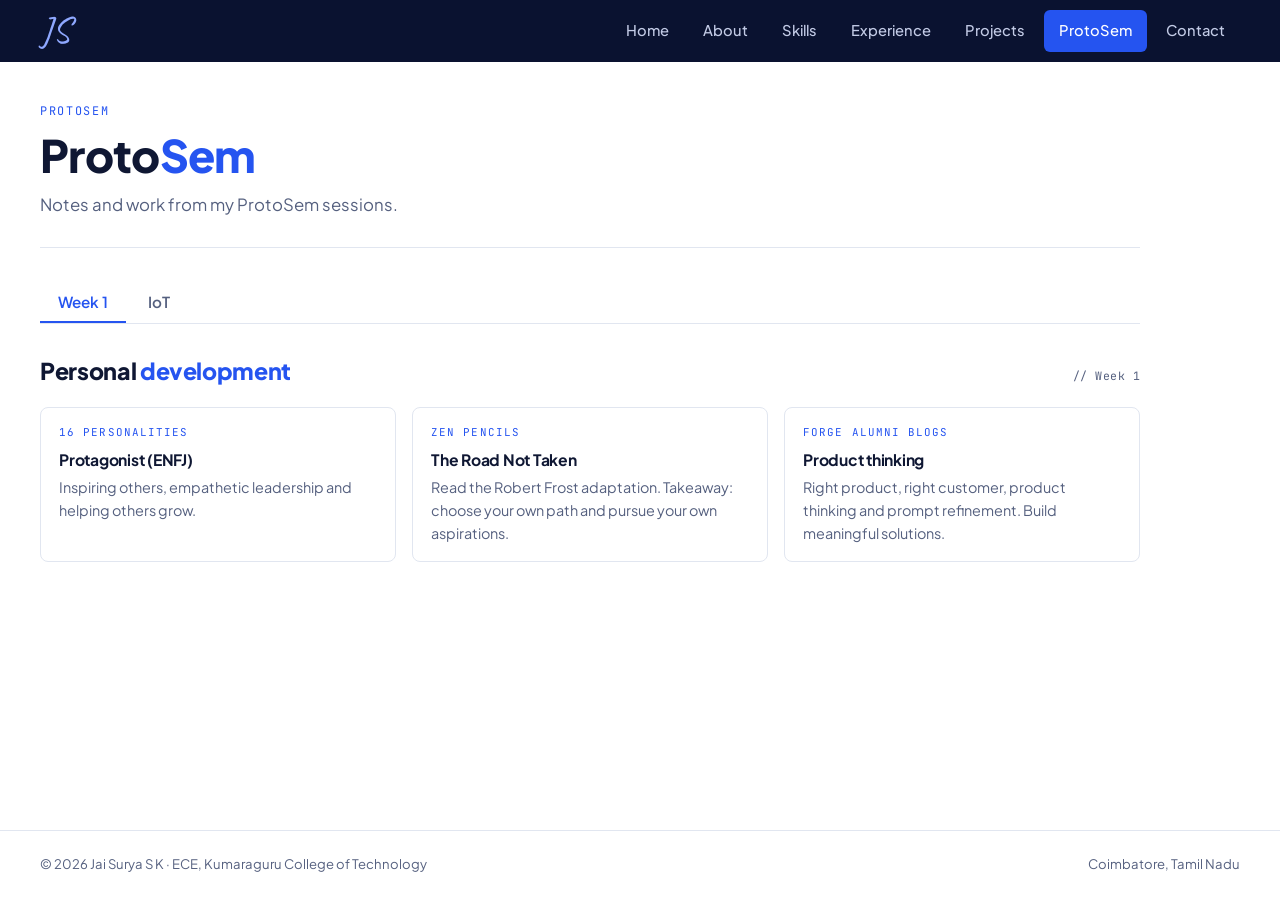
<file: protosem.html>
<!DOCTYPE html>
<html lang="en">
<head>
  <meta charset="utf-8">
  <meta name="viewport" content="width=device-width, initial-scale=1, viewport-fit=cover">
  <title>ProtoSem · Jai Surya S K</title>
  <meta name="description" content="ProtoSem session notes and IoT work by Jai Surya S K.">
  <link rel="preconnect" href="https://fonts.googleapis.com">
  <link rel="preconnect" href="https://fonts.gstatic.com" crossorigin>
  <link rel="stylesheet" href="https://fonts.googleapis.com/css2?family=Plus+Jakarta+Sans:wght@400;500;600;700;800&family=Caveat:wght@500;600&family=JetBrains+Mono:wght@400;500&display=swap">
  <link rel="stylesheet" href="style.css">
</head>
<body>
  <div class="main">
    <header class="topbar">
      <div class="in">
        <a class="mono-logo" href="index.html" aria-label="Jai Surya S K, home">JS</a>
        <button class="menu-btn" type="button" aria-expanded="false" aria-controls="site-nav">Menu</button>
        <nav aria-label="Main">
          <ul class="nav" id="site-nav">
          <li><a href="index.html">Home</a></li>
          <li><a href="about.html">About</a></li>
          <li><a href="skills.html">Skills</a></li>
          <li><a href="experience.html">Experience</a></li>
          <li><a href="projects.html">Projects</a></li>
          <li><a href="protosem.html" aria-current="page">ProtoSem</a></li>
          <li><a href="contact.html">Contact</a></li>
          </ul>
        </nav>
      </div>
    </header>
    <main class="page">
      <div class="page-top"><div class="eyebrow">ProtoSem</div><h1 class="page-title">Proto<em>Sem</em></h1>
      <p class="page-lede">Notes and work from my ProtoSem sessions.</p></div>
      <div class="tabs" role="tablist" aria-label="ProtoSem sessions">
        <button class="tab" role="tab" type="button" data-tab="week1" id="tab-week1" aria-controls="week1" aria-selected="true">Week 1</button>
        <button class="tab" role="tab" type="button" data-tab="iot" id="tab-iot" aria-controls="iot" aria-selected="false">IoT</button>
      </div>

      <div class="tab-panel" role="tabpanel" id="week1" aria-labelledby="tab-week1">
        <div class="sec-head"><h2 class="sec-title">Personal <em>development</em></h2><span class="sec-tag">// Week 1</span></div>
        <div class="mini-grid">
          <div class="mini"><div class="tag">16 Personalities</div><h3>Protagonist (ENFJ)</h3><p>Inspiring others, empathetic leadership and helping others grow.</p></div>
          <div class="mini"><div class="tag">Zen Pencils</div><h3>The Road Not Taken</h3><p>Read the Robert Frost adaptation. Takeaway: choose your own path and pursue your own aspirations.</p></div>
          <div class="mini"><div class="tag">Forge alumni blogs</div><h3>Product thinking</h3><p>Right product, right customer, product thinking and prompt refinement. Build meaningful solutions.</p></div>
        </div>
      </div>

      <div class="tab-panel" role="tabpanel" id="iot" aria-labelledby="tab-iot" hidden>
        <div class="sec-head"><h2 class="sec-title">From Prototype to <em>Production</em></h2><span class="sec-tag">// IoT session</span></div>
        <p class="prose" style="margin-bottom:20px">A smart-home and smart-lab build on an ESP32 in five tasks. It starts with a web page on the local network, moves to MQTT and voice control, and ends with a Firebase dashboard for the RAC lab with sensors, history and manual and automatic modes.</p>
        <ul class="iot-stack"><li>ESP32</li><li>HTTP</li><li>MQTT</li><li>Adafruit IO</li><li>IFTTT</li><li>Google Assistant</li><li>Firebase</li><li>DHT11</li><li>LDR</li><li>Relay module</li></ul>
        <div class="task"><div class="n">TASK 01</div><div><h3>Control an LED over HTTP</h3><p>The ESP32 joins the local Wi-Fi and runs a small web server. A page in the browser toggles the onboard LED. HTTP works well for an occasional command, but the browser has to ask every time, so it cannot push updates on its own.</p><div class="flow"><span>Browser</span> <i>&rarr;</i> <span>HTTP request</span> <i>&rarr;</i> <span>ESP32 web server</span> <i>&rarr;</i> <span>LED</span></div><a class="btn task-btn" href="iot-task1.html">View task 1 in detail &rarr;</a></div></div><div class="task"><div class="n">TASK 02</div><div><h3>Switch a bulb from anywhere with MQTT</h3><p>Control moves to the cloud. A dashboard on Adafruit IO publishes MQTT messages and the ESP32 subscribes to them. A relay module switches the mains bulb so the 230 V side stays isolated from the microcontroller. The task also covers MQTT quality of service levels 0, 1 and 2.</p><div class="flow"><span>Dashboard</span> <i>&rarr;</i> <span>Adafruit IO</span> <i>&rarr;</i> <span>MQTT</span> <i>&rarr;</i> <span>ESP32</span> <i>&rarr;</i> <span>Relay</span> <i>&rarr;</i> <span>Bulb</span></div><a class="btn task-btn" href="iot-task2.html">View task 2 in detail &rarr;</a></div></div><div class="task"><div class="n">TASK 03</div><div><h3>Add voice control</h3><p>A spoken command goes through a chain of services before it reaches the relay. Each hop adds a little delay, so the interface shows feedback while the bulb catches up.</p><div class="flow"><span>Google Assistant</span> <i>&rarr;</i> <span>IFTTT webhook</span> <i>&rarr;</i> <span>Adafruit IO</span> <i>&rarr;</i> <span>MQTT</span> <i>&rarr;</i> <span>ESP32</span> <i>&rarr;</i> <span>Relay</span></div><a class="btn task-btn" href="iot-task3.html">View task 3 in detail &rarr;</a></div></div><div class="task"><div class="n">TASK 04</div><div><h3>Build a web dashboard</h3><p>A web app on Firebase with email and Google sign-in. It listens to the database in real time and shows temperature, humidity and light. It has Manual and Automatic modes, a saved LDR threshold, a history table and CSV export.</p><div class="flow"><span>Firebase Hosting</span> <i>&rarr;</i> <span>Authentication</span> <i>&rarr;</i> <span>Realtime database</span> <i>&rarr;</i> <span>Dashboard</span></div><a class="btn task-btn" href="iot-task4.html">View task 4 in detail &rarr;</a></div></div><div class="task"><div class="n">TASK 05</div><div><h3>IoT control of the bulb, all together</h3><p>Everything combined: a DHT11 and an LDR feed the ESP32, Firebase carries the data, and a web dashboard sets the bulb to Manual or Automatic. The page documents the pins, firmware, data model, tests and what remains. Videos show the bulb switching in Manual and Automatic mode. The sketch supplied with the report does not yet contain the read-back, so the demo version still needs documenting.</p><div class="flow"><span>DHT11 + LDR</span> <i>&rarr;</i> <span>ESP32</span> <i>&rarr;</i> <span>Firebase</span> <i>&rarr;</i> <span>Dashboard</span> <i>&rarr;</i> <span>Relay and bulb</span></div><a class="btn task-btn" href="iot-task5.html">View task 5 in detail &rarr;</a></div></div>
        <div class="sec-head" style="margin-top:34px"><h2 class="sec-title">What went <em>wrong</em></h2><span class="sec-tag">// Debugging notes</span></div>
        <div class="mini-grid"><div class="mini"><h3>Relay logic is reversed</h3><p>The relay board in Task 2 switches on a LOW signal, so the code writes LOW for ON and HIGH for OFF. Checking the polarity first avoids a bulb that does the opposite of the button.</p></div><div class="mini"><h3>A paid plan for web requests</h3><p>In Task 3 the IFTTT web request action needed a paid plan. The Adafruit IO action does the same job on the free plan.</p></div><div class="mini"><h3>Secrets in screenshots</h3><p>Wi-Fi passwords and an Adafruit IO key showed up in early screenshots. They were covered before publishing, and exposed keys need to be regenerated.</p></div><div class="mini"><h3>Dashboard ahead of the firmware</h3><p>In Task 5 the dashboard writes the light state, mode and threshold, but the sketch supplied with the report does not read them back. The demo version that does must be written up next.</p></div></div>
        <div class="sec-head" style="margin-top:38px"><h2 class="sec-title">The five tasks <em>compared</em></h2></div>
        <div class="table-wrap"><table class="cmp"><thead><tr><th>Task</th><th>Approach</th><th>Reach</th><th>Style</th><th>Output</th></tr></thead><tbody><tr><td>1</td><td>HTTP</td><td>Local network only</td><td>Request and response</td><td>Onboard LED</td></tr><tr><td>2</td><td>MQTT + Adafruit IO</td><td>Anywhere</td><td>Publish and subscribe</td><td>Relay and bulb</td></tr><tr><td>3</td><td>Voice + IFTTT</td><td>Anywhere, hands-free</td><td>Chained webhooks</td><td>Relay and bulb</td></tr><tr><td>4</td><td>Firebase dashboard</td><td>Anywhere, signed in</td><td>Real-time listeners</td><td>Browser app</td></tr><tr><td>5</td><td>All together: sensors, Firebase, bulb</td><td>Anywhere, with sensors</td><td>Manual and auto modes</td><td>DHT11, LDR, Firebase, relay and bulb</td></tr></tbody></table></div>
        <p class="src"><b>Safety:</b> the bulb runs on 230 V mains. Keep it isolated behind a relay, test the control logic at low voltage first, and never put Wi-Fi or cloud keys in code you publish.</p>
      </div>
    </main>
    <footer class="foot">
      <span>&copy; <span data-year>2026</span> Jai Surya S K · ECE, Kumaraguru College of Technology</span>
      <span>Coimbatore, Tamil Nadu</span>
    </footer>
  </div>
  <script src="script.js"></script>
</body>
</html>
</file>
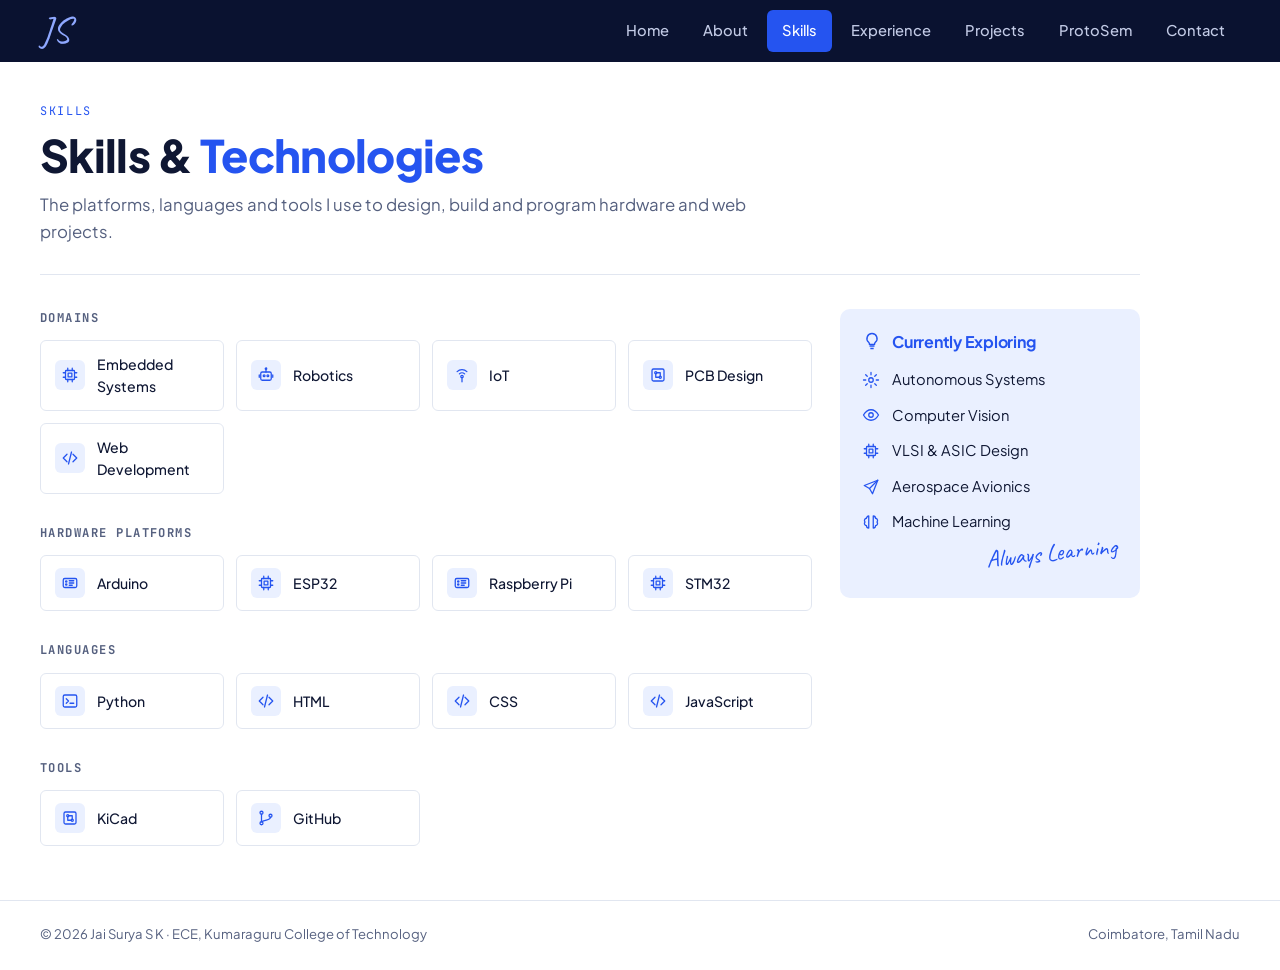
<file: skills.html>
<!DOCTYPE html>
<html lang="en">
<head>
  <meta charset="utf-8">
  <meta name="viewport" content="width=device-width, initial-scale=1, viewport-fit=cover">
  <title>Skills · Jai Surya S K</title>
  <meta name="description" content="Skills and technologies of Jai Surya S K.">
  <link rel="preconnect" href="https://fonts.googleapis.com">
  <link rel="preconnect" href="https://fonts.gstatic.com" crossorigin>
  <link rel="stylesheet" href="https://fonts.googleapis.com/css2?family=Plus+Jakarta+Sans:wght@400;500;600;700;800&family=Caveat:wght@500;600&family=JetBrains+Mono:wght@400;500&display=swap">
  <link rel="stylesheet" href="style.css">
</head>
<body>
  <div class="main">
    <header class="topbar">
      <div class="in">
        <a class="mono-logo" href="index.html" aria-label="Jai Surya S K, home">JS</a>
        <button class="menu-btn" type="button" aria-expanded="false" aria-controls="site-nav">Menu</button>
        <nav aria-label="Main">
          <ul class="nav" id="site-nav">
          <li><a href="index.html">Home</a></li>
          <li><a href="about.html">About</a></li>
          <li><a href="skills.html" aria-current="page">Skills</a></li>
          <li><a href="experience.html">Experience</a></li>
          <li><a href="projects.html">Projects</a></li>
          <li><a href="protosem.html">ProtoSem</a></li>
          <li><a href="contact.html">Contact</a></li>
          </ul>
        </nav>
      </div>
    </header>
    <main class="page">
      <div class="page-top"><div class="eyebrow">Skills</div><h1 class="page-title">Skills &amp; <em>Technologies</em></h1>
      <p class="page-lede">The platforms, languages and tools I use to design, build and program hardware and web projects.</p></div>
      <div class="skills-wrap">
        <div>
          <div class="group"><h3>Domains</h3><div class="skill-grid"><div class="skill"><span class="ic"><svg viewBox="0 0 24 24" aria-hidden="true"><rect x="6" y="6" width="12" height="12" rx="1"/><rect x="9.5" y="9.5" width="5" height="5"/><path d="M9 3v3M15 3v3M9 18v3M15 18v3M3 9h3M3 15h3M18 9h3M18 15h3"/></svg></span><span>Embedded Systems</span></div><div class="skill"><span class="ic"><svg viewBox="0 0 24 24" aria-hidden="true"><rect x="5" y="8" width="14" height="11" rx="2"/><path d="M12 8V4"/><circle cx="12" cy="3.5" r="1"/><circle cx="9.5" cy="13" r="1.2"/><circle cx="14.5" cy="13" r="1.2"/><path d="M3 12v3M21 12v3"/></svg></span><span>Robotics</span></div><div class="skill"><span class="ic"><svg viewBox="0 0 24 24" aria-hidden="true"><circle cx="12" cy="14" r="1.6"/><path d="M8.5 10.5a5 5 0 017 0"/><path d="M5.5 7.5a9 9 0 0113 0"/><path d="M12 15.6V21"/></svg></span><span>IoT</span></div><div class="skill"><span class="ic"><svg viewBox="0 0 24 24" aria-hidden="true"><rect x="4" y="4" width="16" height="16" rx="2"/><circle cx="9" cy="9" r="1.4"/><circle cx="15" cy="15" r="1.4"/><path d="M10.4 9H15v4.6M9 10.4V15h4.6"/></svg></span><span>PCB Design</span></div><div class="skill"><span class="ic"><svg viewBox="0 0 24 24" aria-hidden="true"><path d="M8 7l-5 5 5 5"/><path d="M16 7l5 5-5 5"/><path d="M14 4l-4 16"/></svg></span><span>Web Development</span></div></div></div>
          <div class="group"><h3>Hardware platforms</h3><div class="skill-grid"><div class="skill"><span class="ic"><svg viewBox="0 0 24 24" aria-hidden="true"><rect x="3" y="6" width="18" height="12" rx="2"/><circle cx="7" cy="10" r=".9"/><circle cx="7" cy="14" r=".9"/><path d="M11 9h6M11 12h6M11 15h4"/></svg></span><span>Arduino</span></div><div class="skill"><span class="ic"><svg viewBox="0 0 24 24" aria-hidden="true"><rect x="6" y="6" width="12" height="12" rx="1"/><rect x="9.5" y="9.5" width="5" height="5"/><path d="M9 3v3M15 3v3M9 18v3M15 18v3M3 9h3M3 15h3M18 9h3M18 15h3"/></svg></span><span>ESP32</span></div><div class="skill"><span class="ic"><svg viewBox="0 0 24 24" aria-hidden="true"><rect x="3" y="6" width="18" height="12" rx="2"/><circle cx="7" cy="10" r=".9"/><circle cx="7" cy="14" r=".9"/><path d="M11 9h6M11 12h6M11 15h4"/></svg></span><span>Raspberry Pi</span></div><div class="skill"><span class="ic"><svg viewBox="0 0 24 24" aria-hidden="true"><rect x="6" y="6" width="12" height="12" rx="1"/><rect x="9.5" y="9.5" width="5" height="5"/><path d="M9 3v3M15 3v3M9 18v3M15 18v3M3 9h3M3 15h3M18 9h3M18 15h3"/></svg></span><span>STM32</span></div></div></div>
          <div class="group"><h3>Languages</h3><div class="skill-grid"><div class="skill"><span class="ic"><svg viewBox="0 0 24 24" aria-hidden="true"><rect x="3" y="4" width="18" height="16" rx="2"/><path d="M7 9l3 3-3 3M12 15h5"/></svg></span><span>Python</span></div><div class="skill"><span class="ic"><svg viewBox="0 0 24 24" aria-hidden="true"><path d="M8 7l-5 5 5 5"/><path d="M16 7l5 5-5 5"/><path d="M14 4l-4 16"/></svg></span><span>HTML</span></div><div class="skill"><span class="ic"><svg viewBox="0 0 24 24" aria-hidden="true"><path d="M8 7l-5 5 5 5"/><path d="M16 7l5 5-5 5"/><path d="M14 4l-4 16"/></svg></span><span>CSS</span></div><div class="skill"><span class="ic"><svg viewBox="0 0 24 24" aria-hidden="true"><path d="M8 7l-5 5 5 5"/><path d="M16 7l5 5-5 5"/><path d="M14 4l-4 16"/></svg></span><span>JavaScript</span></div></div></div>
          <div class="group"><h3>Tools</h3><div class="skill-grid"><div class="skill"><span class="ic"><svg viewBox="0 0 24 24" aria-hidden="true"><rect x="4" y="4" width="16" height="16" rx="2"/><circle cx="9" cy="9" r="1.4"/><circle cx="15" cy="15" r="1.4"/><path d="M10.4 9H15v4.6M9 10.4V15h4.6"/></svg></span><span>KiCad</span></div><div class="skill"><span class="ic"><svg viewBox="0 0 24 24" aria-hidden="true"><circle cx="6" cy="5" r="2"/><circle cx="6" cy="19" r="2"/><circle cx="18" cy="9" r="2"/><path d="M6 7v10M18 11c0 4-6 3-12 6"/></svg></span><span>GitHub</span></div></div></div>
        </div>
        <aside class="explore"><h3><svg width="20" height="20" style="stroke:currentColor;fill:none;stroke-width:1.7" viewBox="0 0 24 24" aria-hidden="true"><path d="M9 18h6M10 21h4"/><path d="M12 3a6 6 0 00-4 10.5c.7.7 1 1.5 1 2.5h6c0-1 .3-1.8 1-2.5A6 6 0 0012 3z"/></svg> Currently Exploring</h3><ul><li><svg viewBox="0 0 24 24" aria-hidden="true"><circle cx="12" cy="12" r="3"/><path d="M12 2v3M12 19v3M2 12h3M19 12h3M4.9 4.9l2.1 2.1M17 17l2.1 2.1M4.9 19.1L7 17M17 7l2.1-2.1"/></svg>Autonomous Systems</li><li><svg viewBox="0 0 24 24" aria-hidden="true"><path d="M2 12s4-7 10-7 10 7 10 7-4 7-10 7S2 12 2 12z"/><circle cx="12" cy="12" r="3"/></svg>Computer Vision</li><li><svg viewBox="0 0 24 24" aria-hidden="true"><rect x="6" y="6" width="12" height="12" rx="1"/><rect x="9.5" y="9.5" width="5" height="5"/><path d="M9 3v3M15 3v3M9 18v3M15 18v3M3 9h3M3 15h3M18 9h3M18 15h3"/></svg>VLSI &amp; ASIC Design</li><li><svg viewBox="0 0 24 24" aria-hidden="true"><path d="M21 3L10 14"/><path d="M21 3l-7 18-4-7-7-4 18-7z"/></svg>Aerospace Avionics</li><li><svg viewBox="0 0 24 24" aria-hidden="true"><path d="M9 4a3 3 0 00-3 3 3 3 0 00-2 5 3 3 0 002 5 3 3 0 003 3V4z"/><path d="M15 4a3 3 0 013 3 3 3 0 012 5 3 3 0 01-2 5 3 3 0 01-3 3V4z"/></svg>Machine Learning</li></ul><div class="hand">Always Learning</div></aside>
      </div>
    </main>
    <footer class="foot">
      <span>&copy; <span data-year>2026</span> Jai Surya S K · ECE, Kumaraguru College of Technology</span>
      <span>Coimbatore, Tamil Nadu</span>
    </footer>
  </div>
  <script src="script.js"></script>
</body>
</html>
</file>
<file: style.css>
/* Jai Surya S K — portfolio. Light theme, navy top bar, blue accent. */
:root {
  --navy: #0a1230;
  --navy-2: #121c44;
  --navy-line: #243061;
  --blue: #2554f0;
  --blue-dark: #1b3fc0;
  --blue-soft: #eaf0ff;
  --bg: #ffffff;
  --panel: #f6f8fc;
  --ink: #0f1733;
  --ink-soft: #55607f;
  --line: #e1e6f0;
  --side: 208px;
  --display: "Plus Jakarta Sans", "Segoe UI", system-ui, sans-serif;
  --hand: "Caveat", "Segoe Script", cursive;
  --mono: "JetBrains Mono", ui-monospace, Menlo, monospace;
  color-scheme: light;
}
* { box-sizing: border-box; }
html, body { margin: 0; }
body { background: var(--bg); color: var(--ink); font-family: var(--display); font-size: 1rem; line-height: 1.6; -webkit-font-smoothing: antialiased; }
img { max-width: 100%; display: block; }
a { color: inherit; }
p { margin: 0; }
a:focus-visible, button:focus-visible { outline: 2px solid var(--blue); outline-offset: 3px; border-radius: 4px; }

/* ---------- Top navigation ---------- */
.topbar { position: sticky; top: 0; z-index: 30; background: var(--navy); color: #cfd6ee; padding-top: env(safe-area-inset-top, 0px); }
.topbar .in { display: flex; align-items: center; gap: 28px; padding: 10px 40px; }
.mono-logo { font-family: var(--hand); font-size: 2.3rem; line-height: 1; color: #8fa8ff; text-decoration: none; letter-spacing: 1px; }
.nav { list-style: none; margin: 0 0 0 auto; padding: 0; display: flex; gap: 4px; flex-wrap: wrap; }
.nav a { display: block; padding: 9px 15px; border-radius: 6px; text-decoration: none; font-size: .92rem; font-weight: 500; color: #c3cbe6; }
.nav a:hover { background: var(--navy-2); color: #fff; }
.nav a[aria-current="page"] { background: var(--blue); color: #fff; }
.menu-btn { display: none; margin-left: auto; background: transparent; border: 1px solid var(--navy-line); color: #fff; border-radius: 6px; padding: 7px 14px; font: 600 .84rem var(--display); cursor: pointer; }

/* ---------- Layout ---------- */
.main { min-height: 100vh; display: flex; flex-direction: column; }
.page { width: 100%; max-width: 1180px; padding: 40px 40px 24px; }

h1, h2, h3 { font-family: var(--display); margin: 0; letter-spacing: -.015em; text-wrap: balance; }
.sec-head { display: flex; flex-wrap: wrap; align-items: baseline; justify-content: space-between; gap: 6px 16px; margin-bottom: 18px; }
.sec-title { font-size: 1.45rem; font-weight: 800; }
.sec-title em { font-style: normal; color: var(--blue); }
.sec-tag { font-family: var(--mono); font-size: .72rem; color: var(--ink-soft); letter-spacing: .04em; }

.page-title { font-size: clamp(2rem, 4vw, 2.8rem); font-weight: 800; line-height: 1.1; }
.page-title em { font-style: normal; color: var(--blue); }
.page-lede { color: var(--ink-soft); max-width: 62ch; margin-top: 12px; font-size: 1.05rem; }
.page-top { padding-bottom: 28px; border-bottom: 1px solid var(--line); margin-bottom: 34px; }
.eyebrow { font-family: var(--mono); font-size: .74rem; letter-spacing: .14em; text-transform: uppercase; color: var(--blue); margin-bottom: 10px; }

/* ---------- Hero ---------- */
.hero { position: relative; background: var(--navy); color: #fff; overflow: hidden; min-height: 360px; display: flex; align-items: center; }
.hero-copy { position: relative; padding: 48px 40px 52px; max-width: 700px; }
.hello { font-size: .86rem; letter-spacing: .34em; text-transform: uppercase; color: #dbe3ff; margin-bottom: 8px; }
.hero h1 { font-size: clamp(2.8rem, 6vw, 4.4rem); font-weight: 800; line-height: 1; letter-spacing: -.03em; }
.hero h1 span { color: #4d78ff; }
.hero .deg { font-size: 1.4rem; font-weight: 700; margin-top: 18px; }
.hero .where { color: #dbe3ff; margin-top: 4px; }
.hero .bio { color: #e6ebff; max-width: 52ch; margin-top: 18px; }
.hero .hand { display: block; margin-top: 26px; font-family: var(--hand); font-size: 1.9rem; line-height: 1.05; color: #dbe3ff; transform: rotate(-4deg); transform-origin: left bottom; width: max-content; }
.hero .hand::after { content: ""; display: block; width: 130px; height: 2px; background: #4d78ff; margin-top: 6px; transform: rotate(-6deg); }
.hero .hand-r { position: absolute; right: 56px; top: 50%; transform: translateY(-50%) rotate(-6deg); font-family: var(--hand); font-size: 3.1rem; line-height: 1.05; color: #4d78ff; text-align: left; }
.hero-actions { display: flex; flex-wrap: wrap; gap: 10px; margin-top: 24px; }
.btn { display: inline-block; padding: 10px 20px; border-radius: 6px; font-weight: 600; font-size: .92rem; text-decoration: none; border: 1.5px solid var(--blue); background: var(--blue); color: #fff; cursor: pointer; font-family: inherit; }
.btn:hover { background: var(--blue-dark); border-color: var(--blue-dark); }
.btn.ghost { background: transparent; border-color: rgba(255,255,255,.55); color: #fff; }
.btn.ghost:hover { background: rgba(255,255,255,.12); }
.btn.line { background: transparent; color: var(--blue); }
.btn.line:hover { background: var(--blue-soft); }

/* ---------- Skills ---------- */
.skills-wrap { display: grid; grid-template-columns: minmax(0, 1fr) 300px; gap: 28px; align-items: start; }
.skill-grid { display: grid; grid-template-columns: repeat(auto-fill, minmax(150px, 1fr)); gap: 12px; }
.skill { display: flex; align-items: center; gap: 12px; padding: 12px 14px; background: #fff; border: 1px solid var(--line); border-radius: 6px; font-size: .88rem; font-weight: 500; min-width: 0; }
.skill .ic { width: 30px; height: 30px; flex: none; border-radius: 6px; display: grid; place-items: center; background: var(--blue-soft); color: var(--blue); }
.skill .ic svg { width: 18px; height: 18px; stroke: currentColor; fill: none; stroke-width: 1.7; stroke-linecap: round; stroke-linejoin: round; }
.skill:hover { border-color: var(--blue); }
.explore { background: var(--blue-soft); border-radius: 10px; padding: 20px 22px; position: relative; }
.explore h3 { font-size: 1rem; font-weight: 700; color: var(--blue); display: flex; align-items: center; gap: 10px; margin-bottom: 14px; }
.explore ul { list-style: none; margin: 0; padding: 0; display: grid; gap: 12px; }
.explore li { display: flex; align-items: center; gap: 12px; font-size: .92rem; }
.explore li svg { width: 18px; height: 18px; stroke: var(--blue); fill: none; stroke-width: 1.7; stroke-linecap: round; stroke-linejoin: round; flex: none; }
.explore .hand { font-family: var(--hand); color: var(--blue); font-size: 1.5rem; text-align: right; transform: rotate(-6deg); margin-top: 6px; }
.group { margin-bottom: 30px; }
.group h3 { font-family: var(--mono); font-size: .76rem; letter-spacing: .12em; text-transform: uppercase; color: var(--ink-soft); margin-bottom: 12px; }

/* ---------- Home two-column lower area ---------- */
.home-grid { display: grid; grid-template-columns: minmax(0, 5fr) minmax(0, 7fr); gap: 40px; margin-top: 38px; padding-top: 34px; border-top: 1px solid var(--line); }
.home-grid > * { min-width: 0; }

/* ---------- Timeline ---------- */
.timeline { list-style: none; margin: 0; padding: 0; position: relative; }
.timeline::before { content: ""; position: absolute; left: 6px; top: 8px; bottom: 8px; width: 2px; background: var(--line); }
.tl { display: grid; grid-template-columns: 134px 1fr; gap: 6px 18px; padding: 10px 0 10px 28px; position: relative; }
.tl::before { content: ""; position: absolute; left: 0; top: 17px; width: 14px; height: 14px; border-radius: 50%; background: var(--blue); box-shadow: 0 0 0 4px #fff; }
.tl.past::before { background: #9fb3ee; }
.tl .when { font-size: .84rem; color: var(--ink-soft); padding-top: 2px; font-variant-numeric: tabular-nums; }
.tl .role { font-weight: 700; line-height: 1.3; }
.tl .org { color: var(--ink-soft); font-size: .92rem; }
.tl .note { color: var(--ink-soft); font-size: .88rem; margin-top: 4px; max-width: 54ch; }

/* ---------- Project cards ---------- */
.proj-grid { display: grid; grid-template-columns: repeat(3, minmax(0, 1fr)); gap: 18px; }
.proj-grid.big { grid-template-columns: repeat(auto-fill, minmax(300px, 1fr)); gap: 24px; }
.card { background: #fff; border: 1px solid var(--line); border-radius: 8px; overflow: hidden; display: flex; flex-direction: column; text-decoration: none; }
a.card:hover, .card:hover { border-color: var(--blue); box-shadow: 0 8px 24px rgba(37,84,240,.09); }
.card img { width: 100%; aspect-ratio: 29 / 10; object-fit: cover; background: var(--panel); }
.card .body { padding: 12px 14px 14px; display: flex; flex-direction: column; gap: 8px; flex: 1; }
.card h3 { font-size: .95rem; font-weight: 700; line-height: 1.3; }
.card .kind { font-family: var(--mono); font-size: .68rem; letter-spacing: .1em; text-transform: uppercase; color: var(--blue); }
.card p { color: var(--ink-soft); font-size: .9rem; }
.big .card h3 { font-size: 1.1rem; }
.chips { display: flex; flex-wrap: wrap; gap: 6px; list-style: none; margin: auto 0 0; padding: 0; }
.chips li { font-size: .72rem; padding: 2px 9px; border-radius: 4px; background: var(--panel); color: var(--ink-soft); border: 1px solid var(--line); }
.filters { display: flex; flex-wrap: wrap; gap: 8px; margin-bottom: 22px; }
.filters button { font: 600 .82rem var(--display); padding: 7px 16px; border-radius: 999px; border: 1.5px solid var(--line); background: #fff; color: var(--ink-soft); cursor: pointer; }
.filters button:hover { border-color: var(--blue); color: var(--blue); }
.filters button[aria-pressed="true"] { background: var(--blue); border-color: var(--blue); color: #fff; }
.spec { margin-top: 4px; border-collapse: collapse; font-size: .84rem; width: 100%; }
.spec th, .spec td { text-align: left; padding: 4px 8px 4px 0; border-bottom: 1px solid var(--line); vertical-align: top; }
.spec th { font-weight: 600; color: var(--ink-soft); width: 38%; }

/* ---------- About / panels ---------- */
.two { display: grid; grid-template-columns: minmax(0, 1.3fr) minmax(0, 1fr); gap: 36px; align-items: start; }
.panel { background: var(--panel); border: 1px solid var(--line); border-radius: 10px; padding: 22px 24px; }
.panel h3 { font-size: 1.05rem; font-weight: 700; margin-bottom: 12px; }
.dl { display: grid; grid-template-columns: 110px 1fr; gap: 10px 16px; margin: 0; font-size: .95rem; }
.dl dt { color: var(--ink-soft); }
.dl dd { margin: 0; font-weight: 500; }
.prose p + p { margin-top: 14px; }
.prose { max-width: 62ch; color: #2a3354; }
.stack { display: grid; gap: 22px; }
.mini-grid { display: grid; grid-template-columns: repeat(auto-fit, minmax(220px, 1fr)); gap: 16px; }
.mini { border: 1px solid var(--line); border-radius: 8px; padding: 16px 18px; background: #fff; }
.mini h3 { font-size: .98rem; font-weight: 700; margin-bottom: 4px; }
.mini p { color: var(--ink-soft); font-size: .9rem; }
.mini .tag { font-family: var(--mono); font-size: .68rem; letter-spacing: .1em; text-transform: uppercase; color: var(--blue); margin-bottom: 6px; }

/* ---------- Contact ---------- */
.contact-list { display: grid; gap: 0; border: 1px solid var(--line); border-radius: 10px; overflow: hidden; max-width: 640px; }
.crow { display: flex; flex-wrap: wrap; align-items: center; gap: 8px 16px; padding: 18px 22px; border-bottom: 1px solid var(--line); }
.crow:last-child { border-bottom: 0; }
.crow .k { width: 90px; font-size: .78rem; font-family: var(--mono); letter-spacing: .1em; text-transform: uppercase; color: var(--ink-soft); }
.crow .v { font-size: 1.05rem; font-weight: 600; word-break: break-word; min-width: 0; }
.copy { font: 600 .78rem var(--display); background: var(--blue-soft); color: var(--blue); border: 0; border-radius: 6px; padding: 5px 12px; cursor: pointer; }
.copy:hover { background: var(--blue); color: #fff; }

/* ---------- Footer ---------- */
.foot { margin-top: auto; padding: 22px 40px calc(26px + env(safe-area-inset-bottom, 0px)); border-top: 1px solid var(--line); color: var(--ink-soft); font-size: .82rem; display: flex; flex-wrap: wrap; gap: 6px 20px; justify-content: space-between; }

/* ---------- Responsive ---------- */
@media (max-width: 1100px) {
  .skills-wrap { grid-template-columns: 1fr; }
  .home-grid { grid-template-columns: 1fr; }
  .proj-grid { grid-template-columns: repeat(2, minmax(0, 1fr)); }
  .two { grid-template-columns: 1fr; }
}
@media (max-width: 860px) {
  .topbar .in { padding: 10px 16px; position: relative; }
  .menu-btn { display: block; }
  .nav { display: none; position: absolute; left: 0; right: 0; top: 100%; flex-direction: column; gap: 0; background: var(--navy); border-top: 1px solid var(--navy-line); padding: 8px 16px 14px; box-shadow: 0 18px 30px rgba(0,0,0,.25); }
  .nav.open { display: flex; }
  .nav a { padding: 12px 10px; }
  .page { padding: 28px 16px 16px; }
  .foot { padding-inline: 16px; }
  .hero { min-height: 0; }
  .hero-copy { padding: 36px 16px 40px; }
  .hero .hand-r { display: none; }
}
@media (max-width: 560px) {
  .proj-grid { grid-template-columns: 1fr; }
  .tl { grid-template-columns: 1fr; padding-left: 26px; }
  .dl { grid-template-columns: 1fr; gap: 2px; }
  .dl dd { margin-bottom: 10px; }
  .crow .k { width: 100%; }
}
@media (prefers-reduced-motion: no-preference) {
  .page > * { animation: rise .45s ease-out both; }
  @keyframes rise { from { transform: translateY(6px); opacity: .5; } to { transform: none; opacity: 1; } }
}

/* ---------- Tabs ---------- */
.tabs { display: flex; gap: 4px; border-bottom: 1px solid var(--line); margin-bottom: 28px; overflow-x: auto; }
.tab { font: 600 .95rem var(--display); background: none; border: 0; border-bottom: 3px solid transparent; padding: 10px 18px; margin-bottom: -1px; color: var(--ink-soft); cursor: pointer; white-space: nowrap; }
.tab:hover { color: var(--blue); }
.tab[aria-selected="true"] { color: var(--blue); border-bottom-color: var(--blue); }
.tab-panel[hidden] { display: none; }
.iot-stack { display: flex; flex-wrap: wrap; gap: 8px; margin: 0 0 26px; padding: 0; list-style: none; }
.iot-stack li { padding: 5px 12px; border-radius: 999px; background: var(--blue-soft); color: var(--blue); font-size: .84rem; font-weight: 600; }
.cta-link { display: inline-block; margin-top: 16px; font-weight: 600; color: var(--blue); }

/* ---------- ProtoSem IoT additions ---------- */
.topbar nav { margin-left: auto; }
.topbar nav .nav { margin: 0; }
@media (max-width: 860px) { .topbar nav { margin-left: 0; } }
.task { display: grid; grid-template-columns: 76px minmax(0, 1fr); gap: 4px 20px; padding: 22px 0; border-top: 1px solid var(--line); }
.task .n { font-family: var(--mono); font-weight: 500; font-size: .78rem; letter-spacing: .1em; color: var(--blue); padding-top: 5px; }
.task h3 { font-size: 1.12rem; font-weight: 700; margin-bottom: 6px; }
.task p { color: #2a3354; max-width: 66ch; }
.task .flow { display: flex; flex-wrap: wrap; align-items: center; gap: 6px 8px; margin-top: 12px; font-size: .78rem; }
.task .flow span { background: var(--blue-soft); color: var(--blue-dark); padding: 3px 10px; border-radius: 4px; font-weight: 600; }
.task .flow i { font-style: normal; color: var(--ink-soft); }
.table-wrap { overflow-x: auto; border: 1px solid var(--line); border-radius: 8px; }
.cmp { border-collapse: collapse; width: 100%; min-width: 640px; font-size: .9rem; }
.cmp th, .cmp td { text-align: left; padding: 10px 14px; border-bottom: 1px solid var(--line); vertical-align: top; }
.cmp th { background: var(--panel); font-size: .72rem; letter-spacing: .08em; text-transform: uppercase; color: var(--ink-soft); font-family: var(--mono); font-weight: 500; }
.cmp tr:last-child td { border-bottom: 0; }
.src { margin-top: 30px; padding: 14px 18px; border-left: 3px solid var(--blue); background: var(--blue-soft); border-radius: 0 6px 6px 0; font-size: .92rem; color: #2a3354; max-width: 70ch; }
@media (max-width: 560px) { .task { grid-template-columns: 1fr; } }

/* ---------- Task detail page ---------- */
.task.link { text-decoration: none; color: inherit; margin: 0 -14px; padding: 22px 14px; border-radius: 8px; }
.task.link:hover { background: var(--blue-soft); }
.task.link .open { display: inline-block; margin-top: 12px; font-weight: 600; font-size: .88rem; color: var(--blue); }
.crumb { font-size: .84rem; color: var(--ink-soft); margin-bottom: 18px; display: flex; flex-wrap: wrap; gap: 6px; }
.crumb a { color: var(--blue); text-decoration: none; }
.crumb a:hover { text-decoration: underline; }
.toc { display: flex; flex-wrap: wrap; gap: 8px; margin: -8px 0 30px; }
.toc a { font-size: .82rem; font-weight: 600; text-decoration: none; padding: 6px 14px; border-radius: 999px; background: var(--panel); border: 1px solid var(--line); color: var(--ink-soft); }
.toc a:hover { border-color: var(--blue); color: var(--blue); }
.doc { padding: 6px 0 34px; scroll-margin-top: 84px; }
.doc h2 { font-size: 1.35rem; font-weight: 800; margin-bottom: 14px; }
.doc .prose { margin-top: 12px; }
.doc .prose.small { font-size: .88rem; color: var(--ink-soft); }
.doc code { font-family: var(--mono); font-size: .86em; background: var(--panel); border: 1px solid var(--line); padding: 1px 6px; border-radius: 4px; overflow-wrap: anywhere; }
.task-flow { display: flex; flex-wrap: wrap; align-items: center; gap: 6px 8px; margin: 14px 0; font-size: .82rem; }
.task-flow span { background: var(--blue-soft); color: var(--blue-dark); padding: 4px 12px; border-radius: 4px; font-weight: 600; }
.task-flow i { font-style: normal; color: var(--ink-soft); }
.parts { list-style: none; margin: 0; padding: 0; display: grid; grid-template-columns: repeat(auto-fill, minmax(260px, 1fr)); gap: 12px; }
.parts li { border: 1px solid var(--line); border-radius: 8px; padding: 12px 16px; background: #fff; }
.parts b { display: block; font-size: .95rem; }
.parts span { color: var(--ink-soft); font-size: .88rem; }
.parts.plain { grid-template-columns: 1fr; max-width: 760px; }
.diagram { border: 1px solid var(--line); border-radius: 10px; background: #fff; padding: 12px; overflow-x: auto; max-width: 760px; }
.diagram svg { width: 100%; min-width: 520px; height: auto; display: block; }
.steps { margin: 0 0 22px; padding-left: 22px; max-width: 72ch; display: grid; gap: 10px; color: #2a3354; }
.shots { display: grid; grid-template-columns: repeat(auto-fill, minmax(260px, 1fr)); gap: 16px; }
.shot { margin: 0; border: 1px solid var(--line); border-radius: 8px; overflow: hidden; background: #fff; }
.shot img { width: 100%; aspect-ratio: 4 / 3; object-fit: cover; background: var(--panel); }
.shot figcaption { padding: 8px 12px; font-size: .84rem; color: var(--ink-soft); border-top: 1px solid var(--line); }
.shot .ph { aspect-ratio: 4 / 3; display: grid; place-content: center; text-align: center; gap: 4px; padding: 12px; background: var(--panel); border-bottom: 0; color: var(--ink-soft); font-size: .8rem; background-image: repeating-linear-gradient(45deg, transparent 0 10px, rgba(37,84,240,.05) 10px 20px); }
.shot .ph b { color: var(--blue); font-size: .86rem; }
.shot .ph code { background: #fff; }
.code-head { display: flex; align-items: center; justify-content: space-between; gap: 12px; background: var(--navy); color: #cfd6ee; padding: 8px 8px 8px 16px; border-radius: 8px 8px 0 0; font-family: var(--mono); font-size: .8rem; }
.code-head .copy { background: #1c2a63; color: #cfe0ff; }
.code-head .copy:hover { background: var(--blue); color: #fff; }
pre.code { margin: 0; background: #0d1736; color: #e6ebff; padding: 18px 20px; overflow-x: auto; border-radius: 0 0 8px 8px; font-family: var(--mono); font-size: .8rem; line-height: 1.65; tab-size: 2; }
pre.code code { background: none; border: 0; padding: 0; font-size: inherit; }
pre.code.term { border-radius: 8px; max-width: 760px; margin-top: 12px; margin-bottom: 18px; }
.pager { margin-top: 26px; }

/* ---------- Task page: report layout ---------- */
.facts-row { display: grid; grid-template-columns: repeat(auto-fit, minmax(170px, 1fr)); border: 1px solid var(--line); border-radius: 8px; background: var(--panel); margin: -4px 0 26px; }
.facts-row div { padding: 12px 18px; border-right: 1px solid var(--line); }
.facts-row div:last-child { border-right: 0; }
.facts-row span { display: block; font-family: var(--mono); font-size: .68rem; letter-spacing: .1em; text-transform: uppercase; color: var(--ink-soft); }
.facts-row b { display: block; font-size: 1rem; margin-top: 2px; }
h3.sub { font-size: 1.02rem; font-weight: 700; margin: 26px 0 10px; }
.tick { list-style: none; margin: 0; padding: 0; display: grid; gap: 8px; }
.tick li { position: relative; padding-left: 24px; color: #2a3354; }
.tick li::before { content: ""; position: absolute; left: 2px; top: .5em; width: 12px; height: 7px; border-left: 2px solid var(--blue); border-bottom: 2px solid var(--blue); transform: rotate(-45deg) translateY(-3px); }
.tick.warn li::before { border-color: #b26a00; }
.two-col { display: grid; grid-template-columns: repeat(auto-fit, minmax(300px, 1fr)); gap: 0 40px; margin-top: 10px; }
.figs { display: grid; grid-template-columns: minmax(0, 560px); gap: 16px; }
.figs.wide { grid-template-columns: minmax(0, 960px); }
.figs.three { grid-template-columns: repeat(auto-fit, minmax(280px, 1fr)); align-items: start; }
.shot.fig { background: #fff; }
.shot.fig a { display: block; }
.shot.fig img { aspect-ratio: auto; height: auto; object-fit: contain; background: #fff; }
.shot.fig figcaption b { color: var(--ink); }
.pass { display: inline-block; font-family: var(--mono); font-size: .7rem; letter-spacing: .08em; font-weight: 500; color: #0b6b3a; background: #e3f6ea; border: 1px solid #b9e3c9; padding: 2px 9px; border-radius: 4px; }
.table-wrap.narrow { max-width: 760px; }
.cmp.small { min-width: 460px; }
.table-wrap + h3.sub { margin-top: 30px; }
@media (max-width: 560px) { .facts-row div { border-right: 0; border-bottom: 1px solid var(--line); } }
.figs.pair { grid-template-columns: repeat(auto-fit, minmax(260px, 1fr)); max-width: 820px; align-items: start; margin-top: 14px; }
.figs.pair .shot img { width: 100%; }

/* Task buttons + two-up figures */
.task-btn { margin-top: 14px; }
.task-btn.off { background: #f1f3f9; border-color: var(--line); color: var(--ink-soft); cursor: default; }
.figs.two { grid-template-columns: repeat(auto-fit, minmax(300px, 1fr)); align-items: start; }
.figs.two .shot img { width: 100%; }

/* In-depth sections + video */
.video-wrap { position: relative; width: 100%; max-width: 860px; aspect-ratio: 16 / 9; background: #0a1230; border-radius: 8px; overflow: hidden; border: 1px solid var(--line); margin: 14px 0 8px; }
.video-wrap iframe { position: absolute; inset: 0; width: 100%; height: 100%; border: 0; }
.trace { list-style: none; margin: 14px 0 22px; padding: 0; max-width: 78ch; border-left: 2px solid var(--blue-soft); }
.trace li { position: relative; padding: 0 0 14px 22px; color: #2a3354; }
.trace li::before { content: ""; position: absolute; left: -7px; top: .45em; width: 12px; height: 12px; border-radius: 50%; background: #fff; border: 2px solid var(--blue); }
.trace li b { color: var(--ink); }
.cmp td code:first-child, .cmp td > code { white-space: normal; word-break: break-word; }
.deep p.prose { max-width: 78ch; }

/* Split bars (task 4 data) */
.split { max-width: 640px; margin: 14px 0; }
.split-h { display: flex; justify-content: space-between; font-size: .84rem; color: var(--ink-soft); margin-bottom: 6px; }
.split-h b { color: var(--ink); }
.split-bar { display: flex; height: 30px; border-radius: 6px; overflow: hidden; background: var(--blue-soft); }
.split-bar i { font-style: normal; font-size: .76rem; font-weight: 600; display: flex; align-items: center; padding: 0 10px; color: #fff; background: var(--blue); white-space: nowrap; overflow: hidden; }
.split-bar i.b { background: #c9d5f7; color: var(--blue-dark); }
.pend { display: inline-block; font-size: .72rem; font-weight: 600; letter-spacing: .04em; padding: 2px 9px; border-radius: 4px; background: #fff4e0; color: #8a5200; border: 1px solid #f1d7a8; font-family: var(--mono); text-transform: uppercase; white-space: nowrap; }

/* Portrait demo videos */
.vid-pair { display: flex; flex-wrap: wrap; gap: 20px; margin: 14px 0 12px; }
.vid { margin: 0; width: 100%; max-width: 300px; background: #fff; border: 1px solid var(--line); border-radius: 8px; overflow: hidden; }
.vid video { display: block; width: 100%; height: auto; aspect-ratio: 476 / 848; background: #0a1230; }
.vid figcaption { padding: 10px 12px; font-size: .84rem; color: var(--ink-soft); }
.vid figcaption b { color: var(--ink); }
</file>
